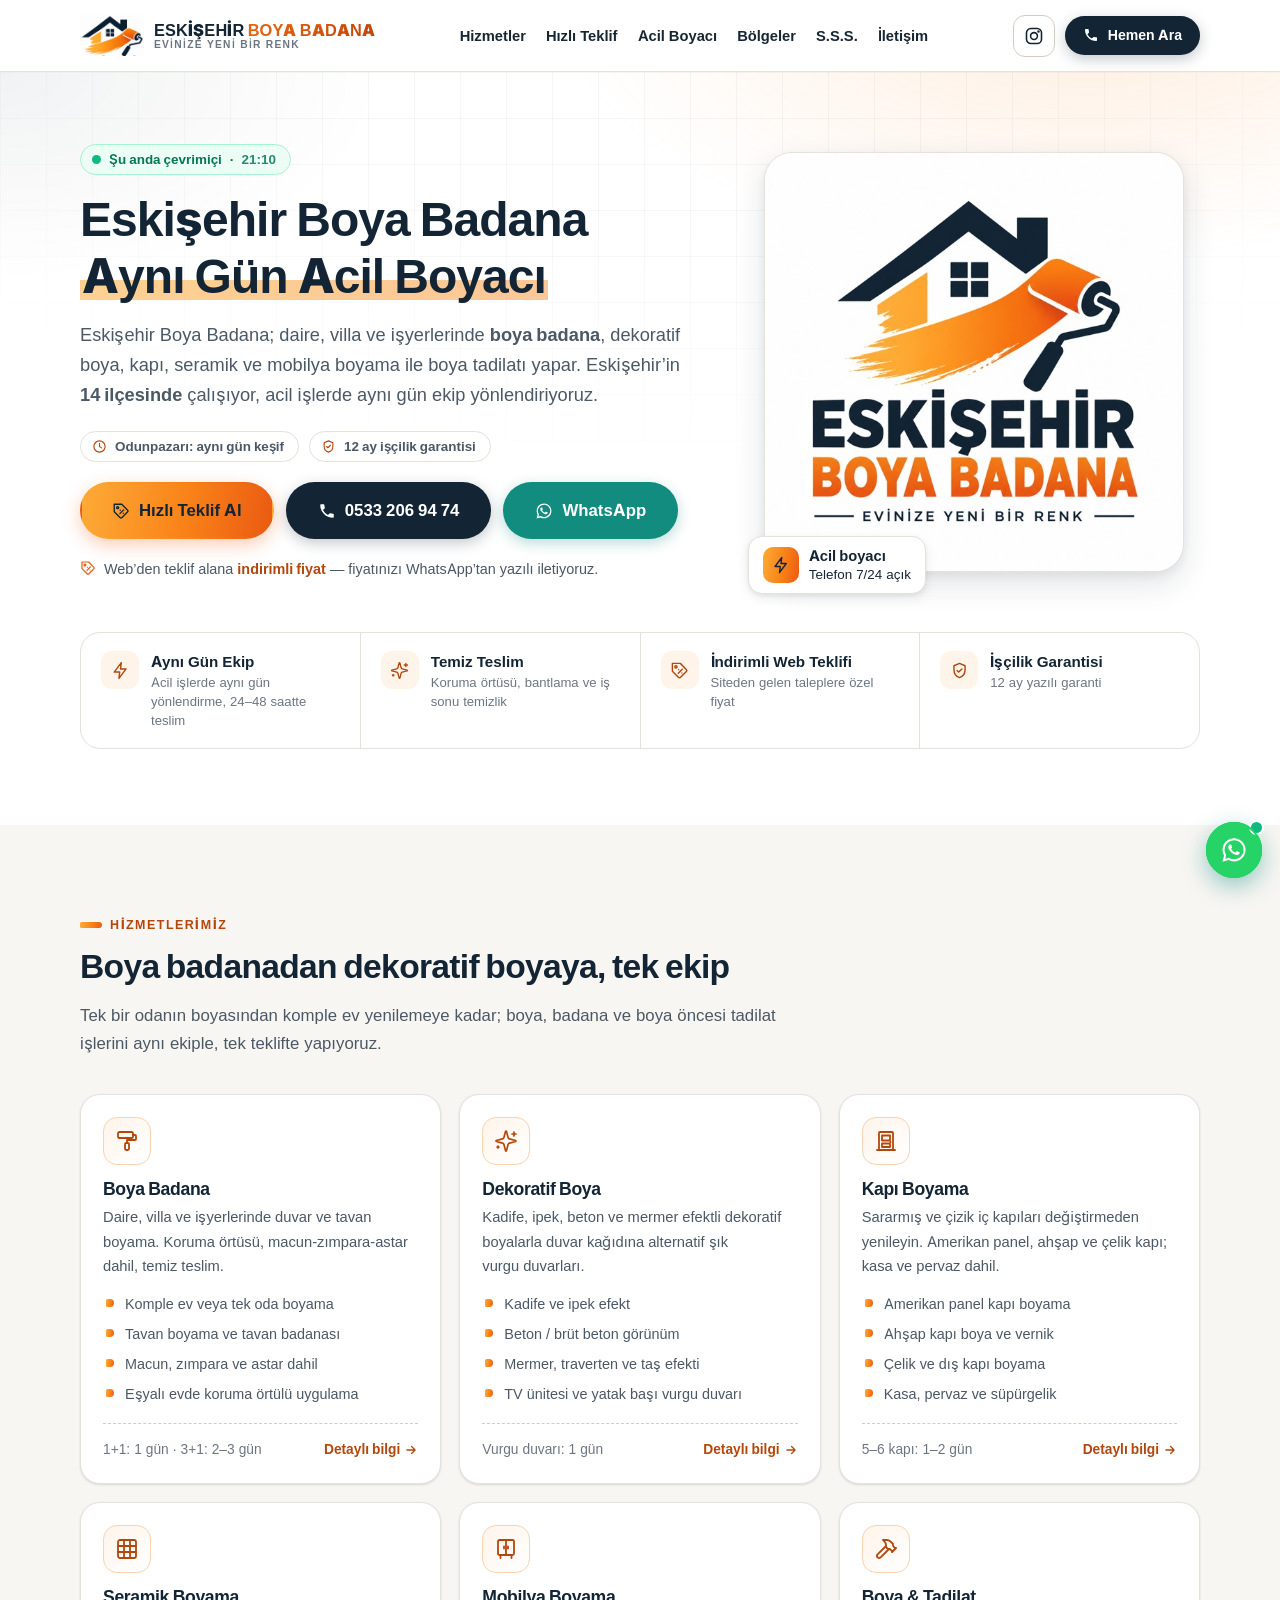
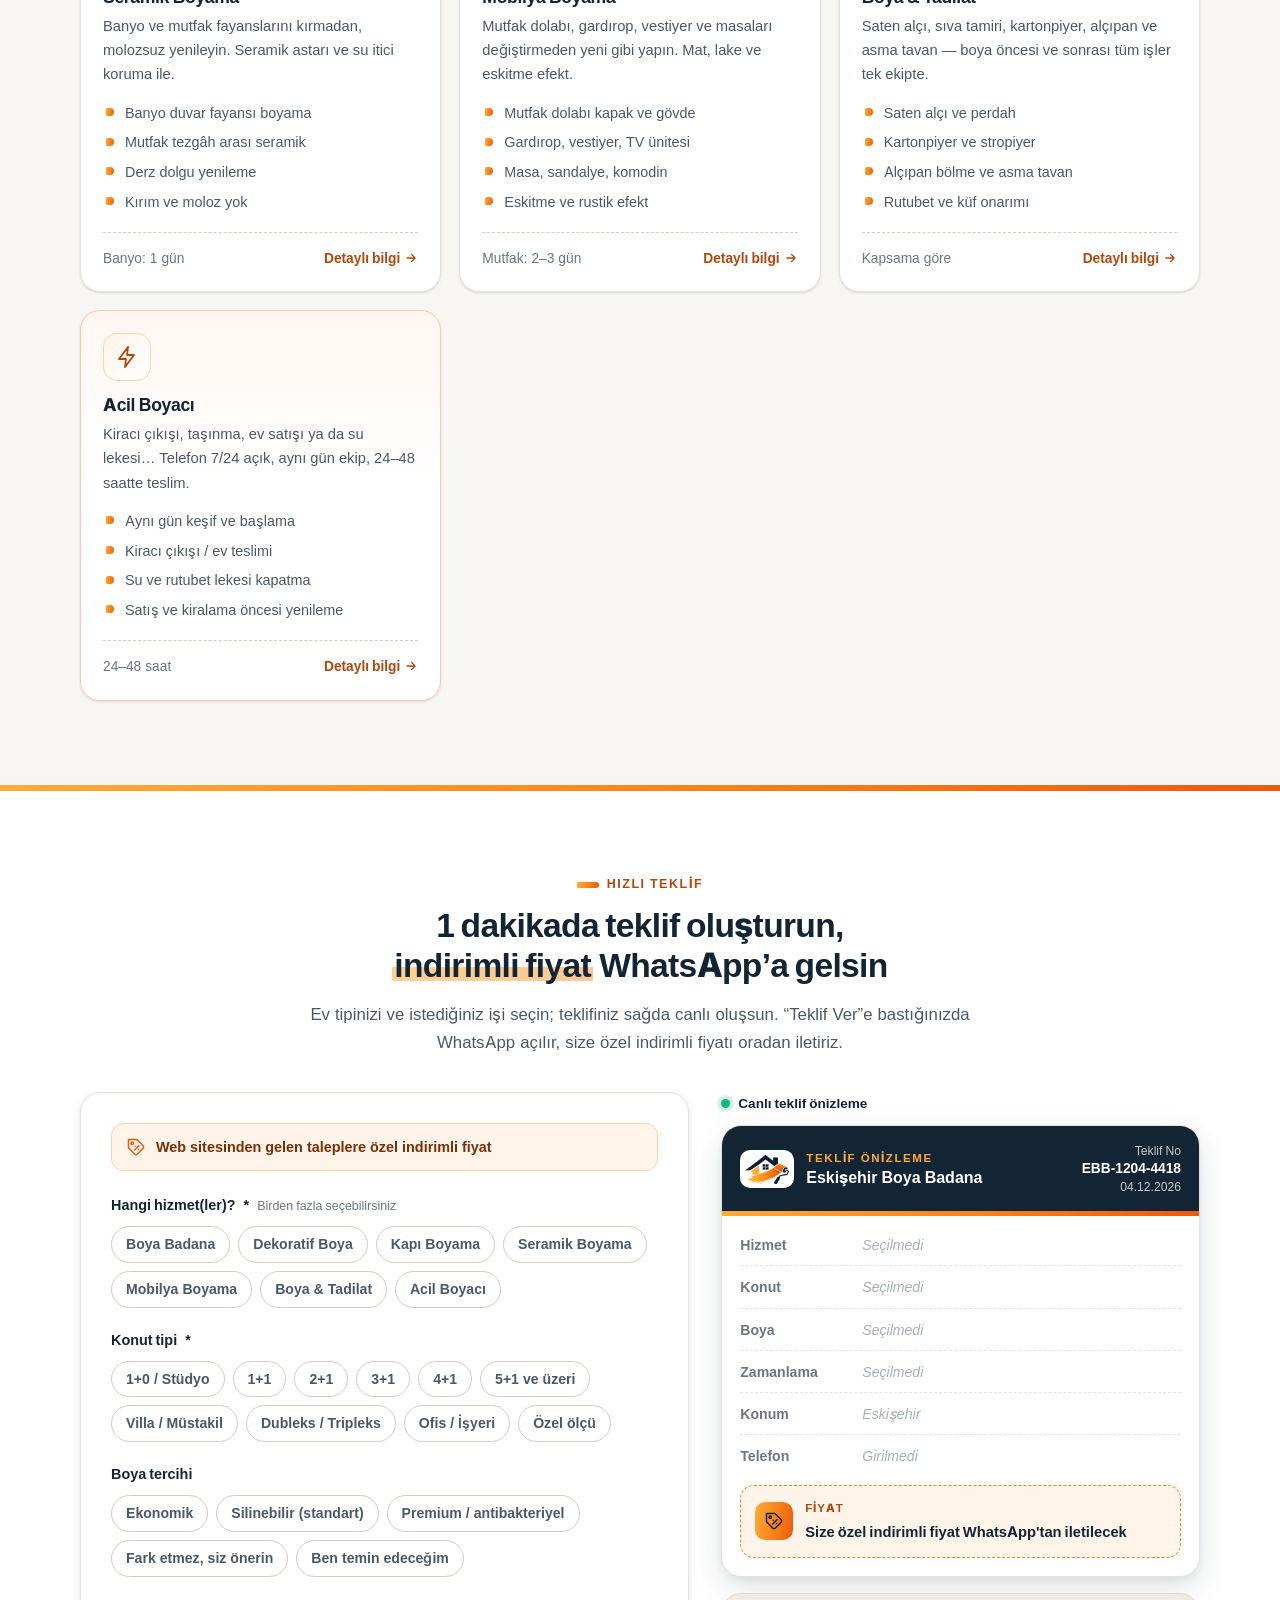
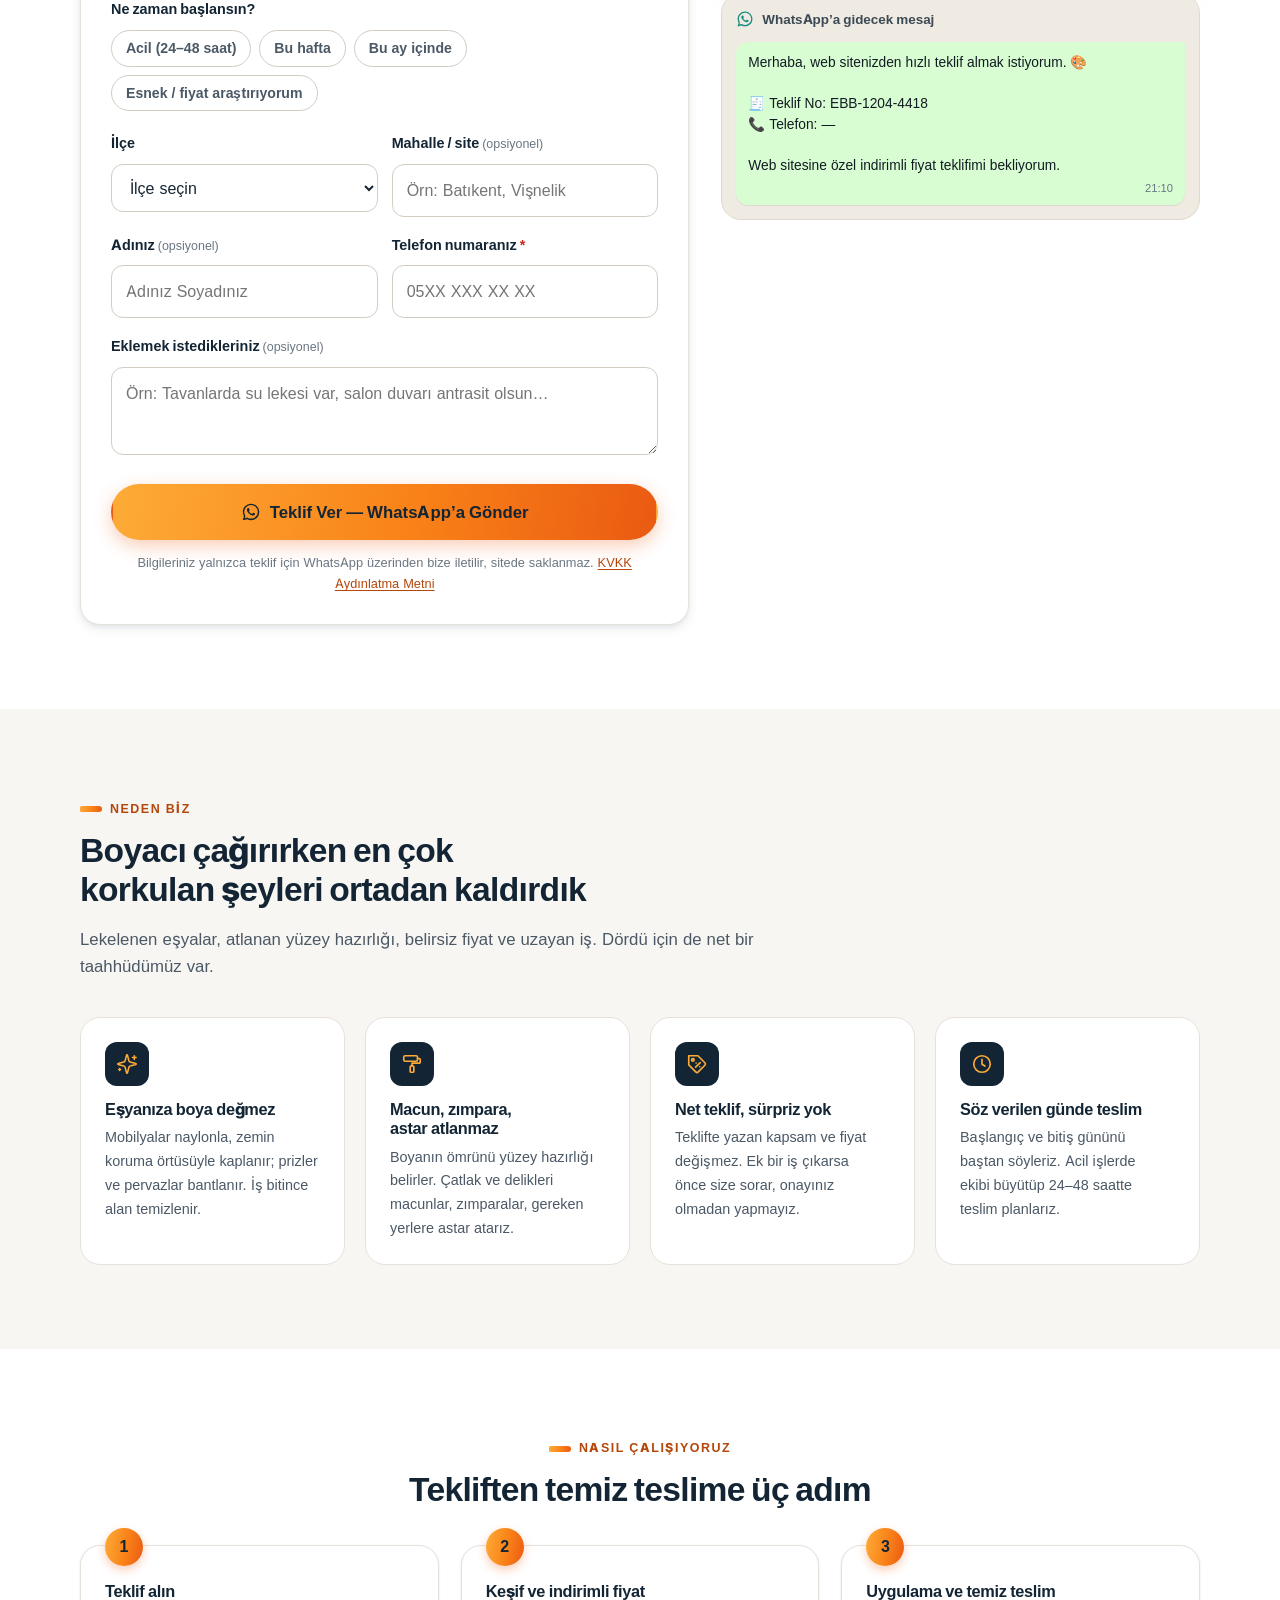
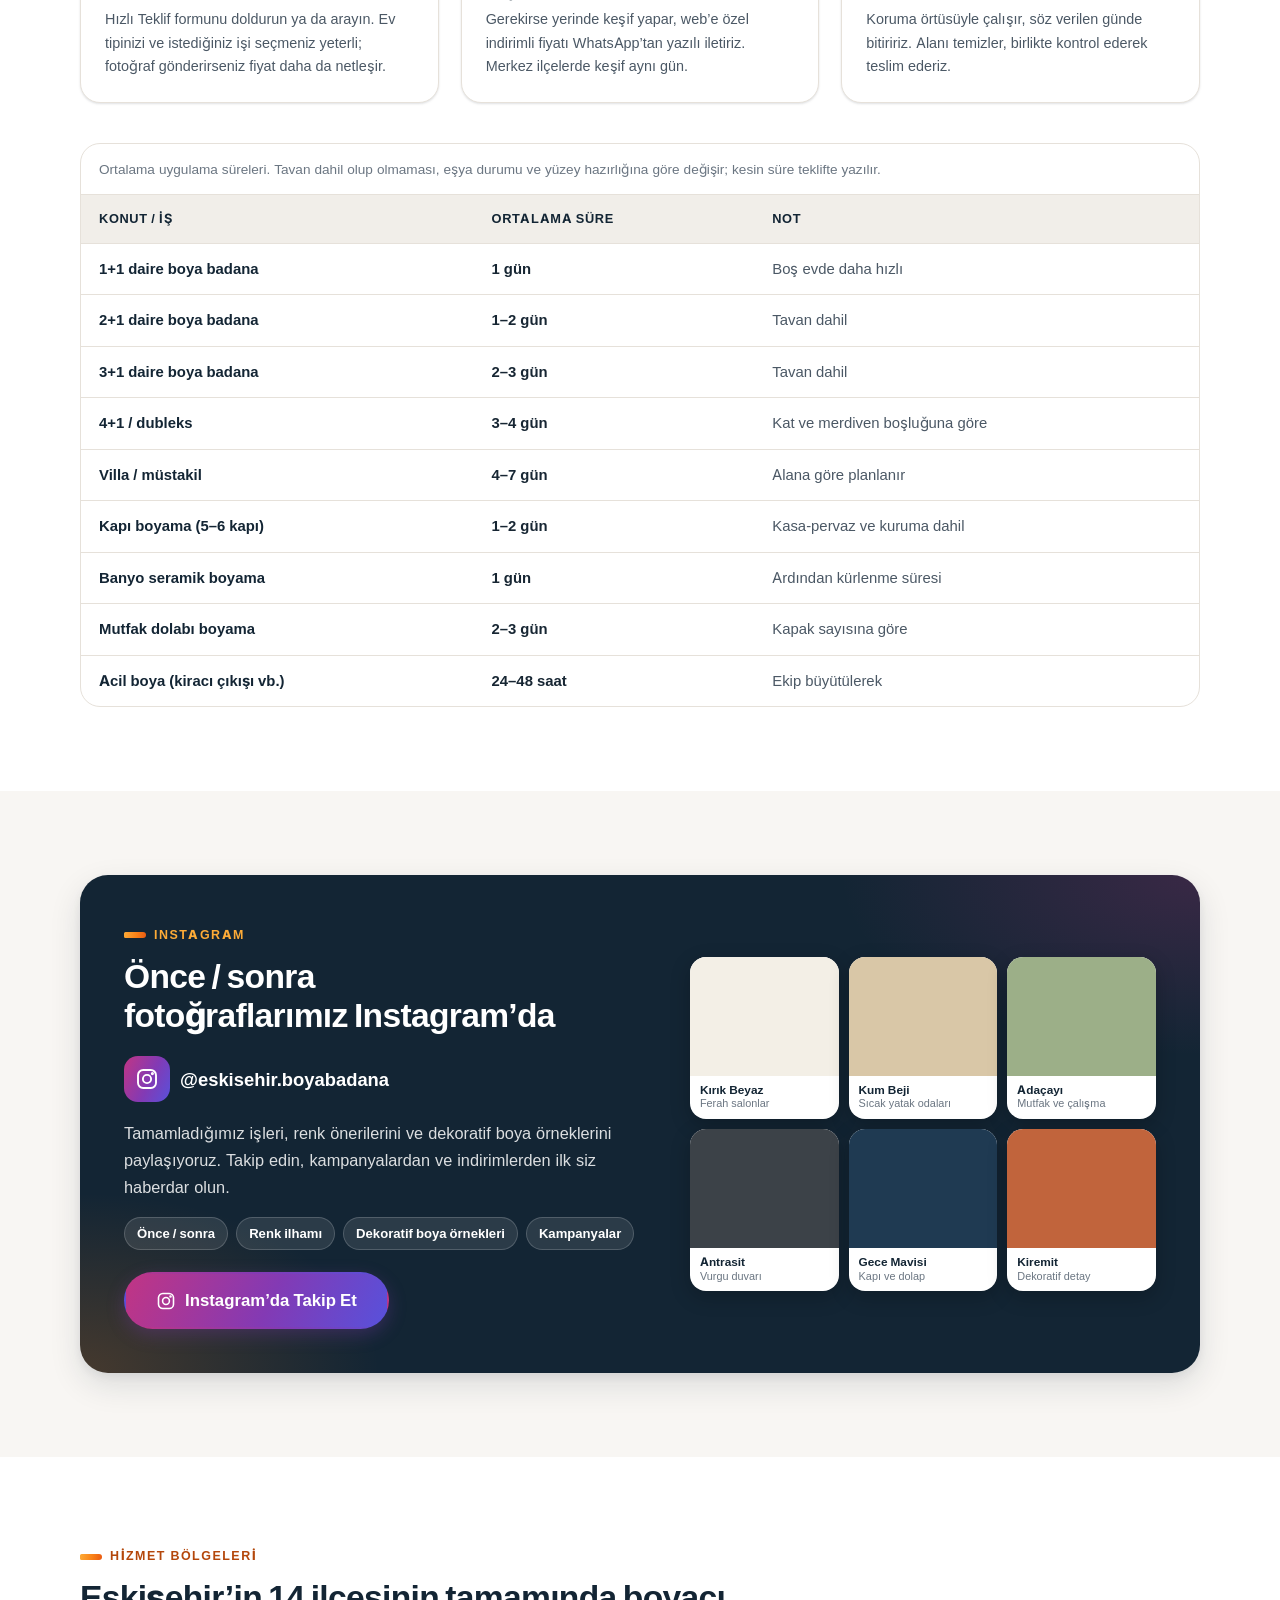
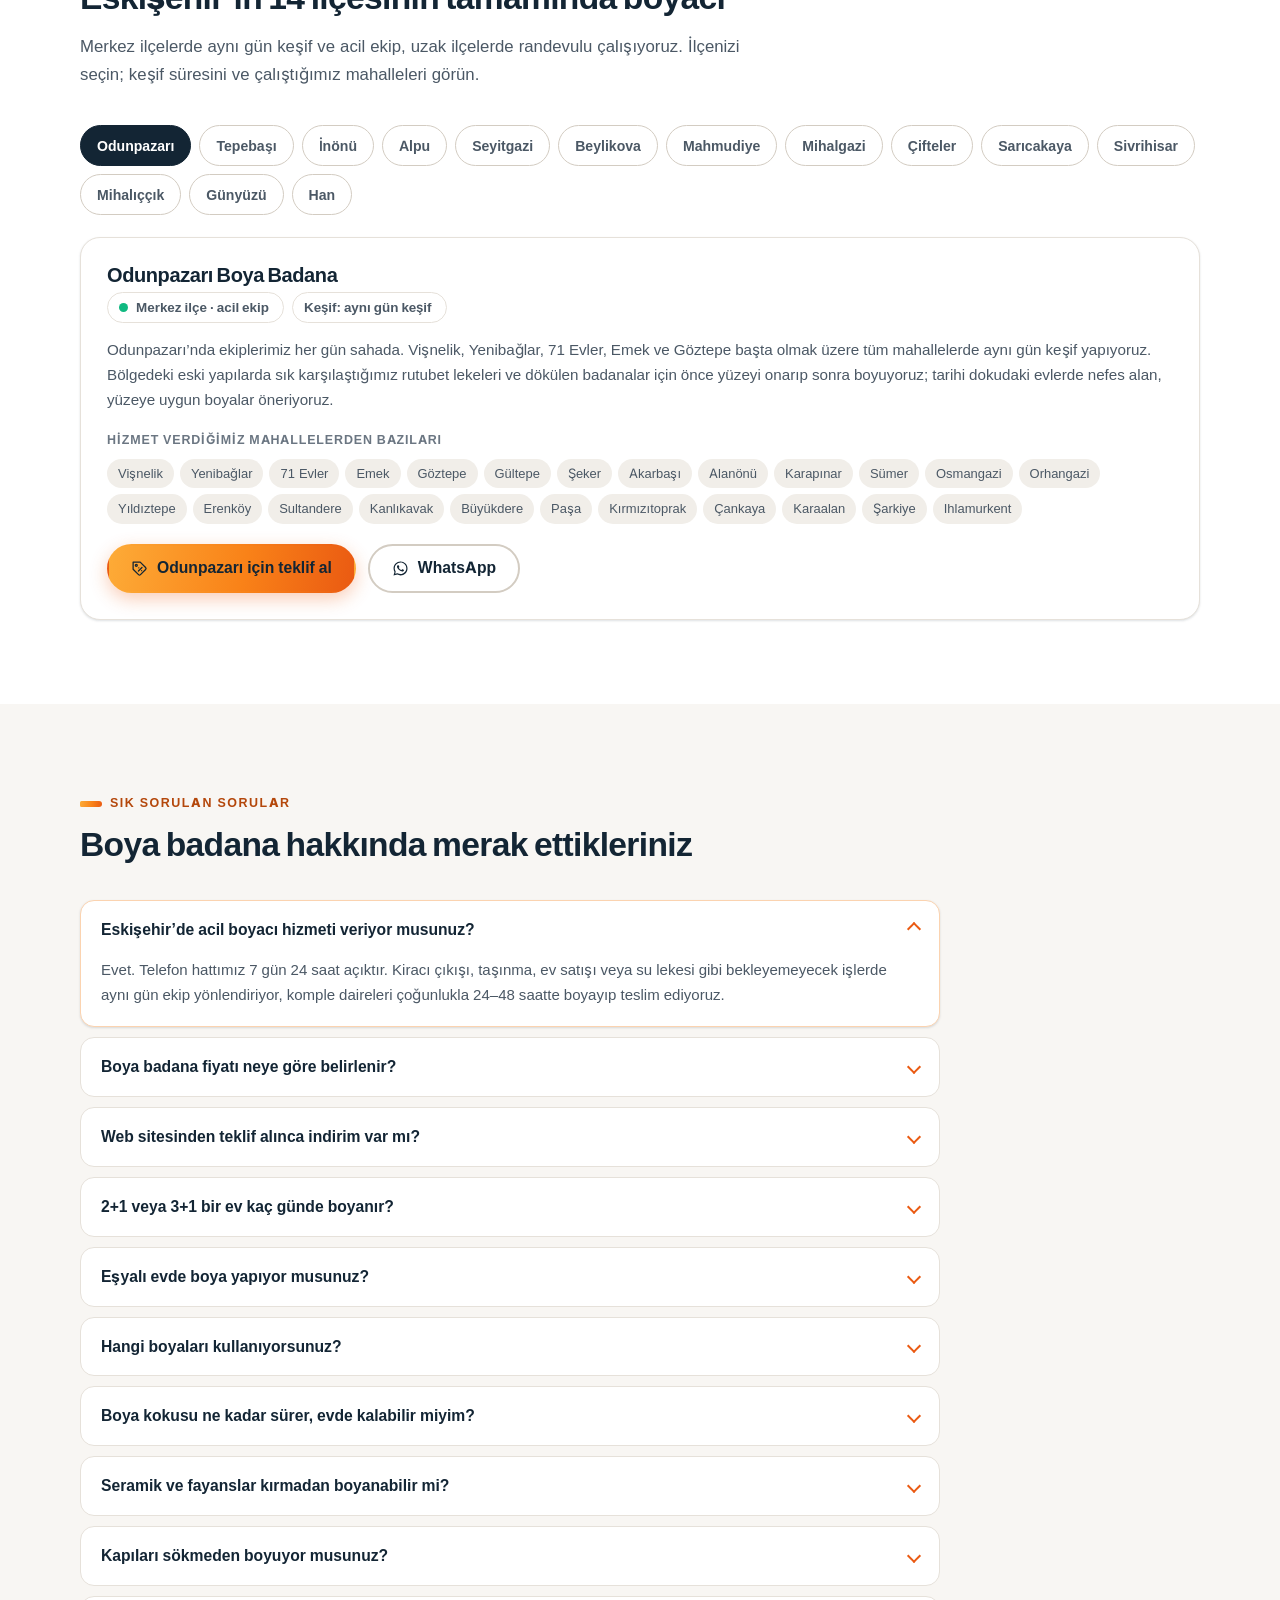
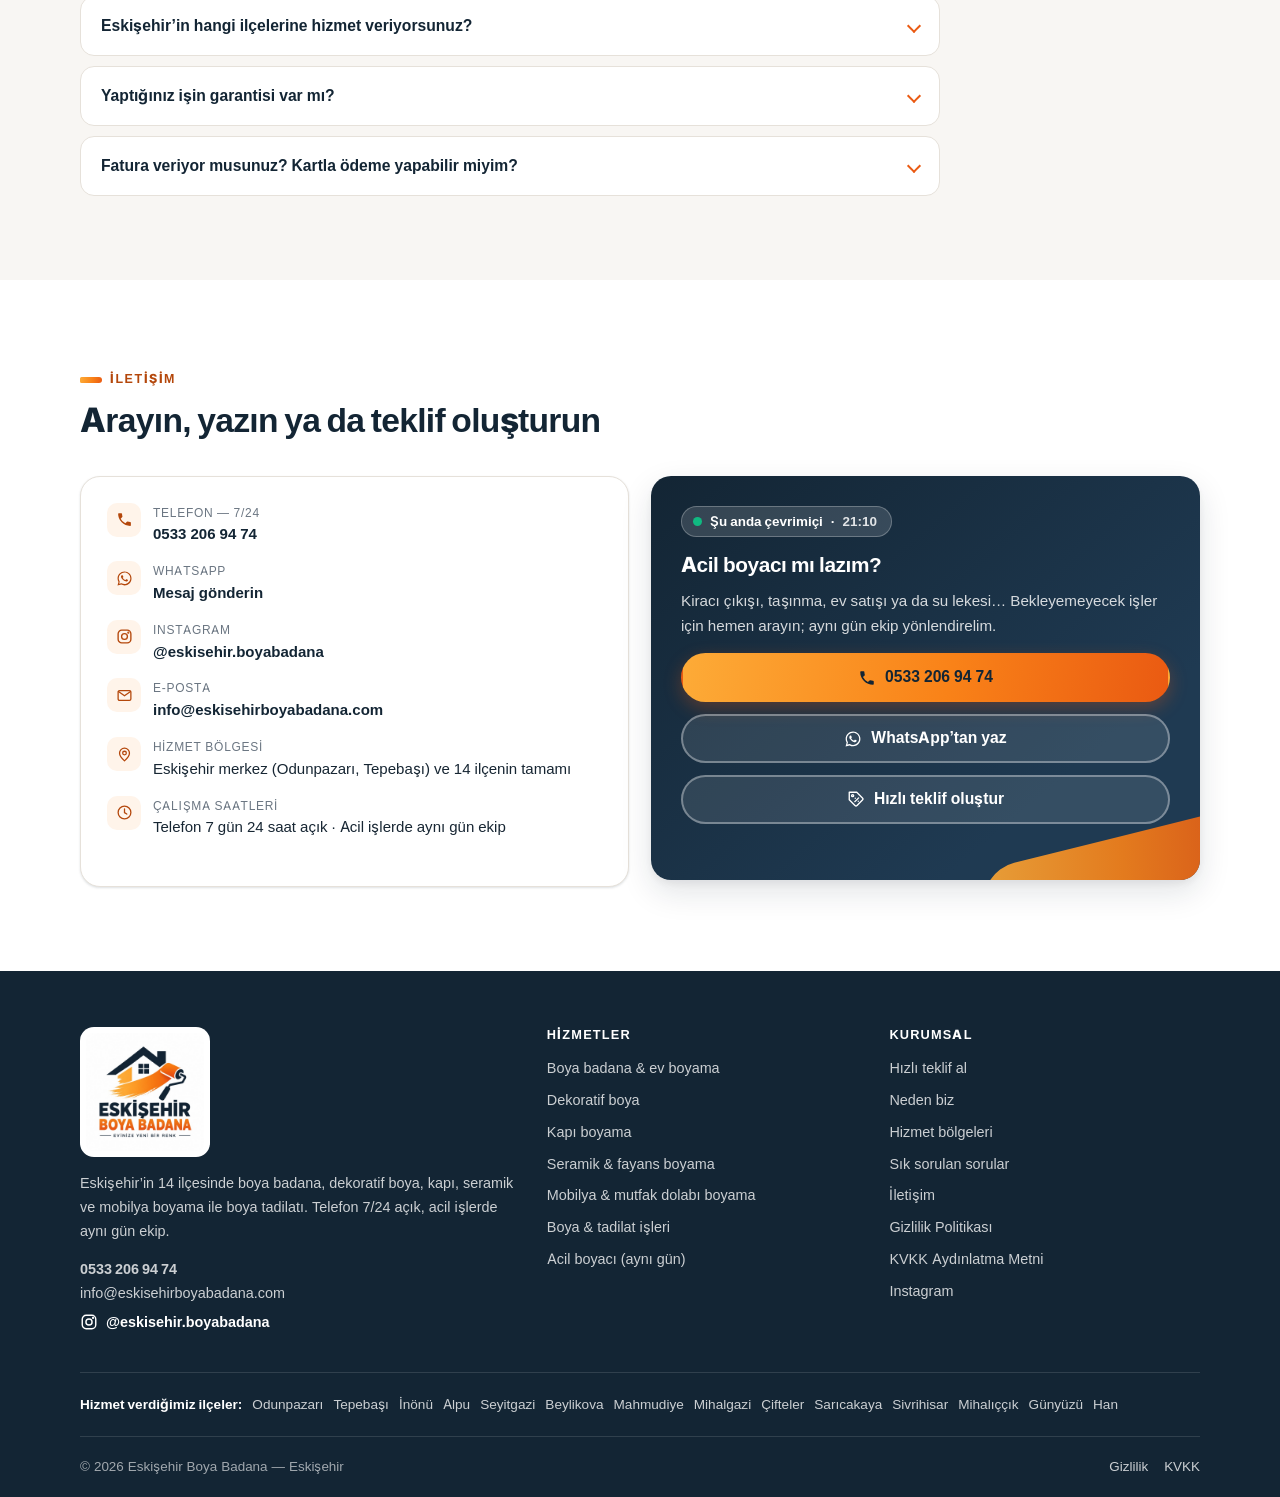
<file: index.html>
<!DOCTYPE html>
<html lang="tr">
<head>
<meta charset="utf-8">
<meta name="viewport" content="width=device-width, initial-scale=1">

<title>Eskişehir Boya Badana | Acil Boyacı &amp; Dekoratif Boya</title>
<meta name="description" content="Eskişehir boya badana ve acil boyacı: aynı gün ekip, temiz iş. Dekoratif boya, kapı, seramik ve mobilya boyama. Hızlı teklif al, indirimli fiyat WhatsApp’ta.">
<meta name="keywords" content="eskişehir boya badana, eskişehir boyacı, eskişehir acil boyacı, eskişehir boya ustası, eskişehir dekoratif boya, eskişehir kapı boyama, eskişehir seramik boyama, eskişehir mobilya boyama, odunpazarı boyacı, tepebaşı boyacı, boya badana fiyatları eskişehir">
<meta name="robots" content="index,follow,max-image-preview:large,max-snippet:-1,max-video-preview:-1">
<meta name="author" content="Eskişehir Boya Badana">
<meta name="theme-color" content="#132534">
<link rel="canonical" href="https://eskisehirboyabadana.com/">

<!-- Sosyal paylaşım -->
<meta property="og:type" content="website">
<meta property="og:locale" content="tr_TR">
<meta property="og:site_name" content="Eskişehir Boya Badana">
<meta property="og:title" content="Eskişehir Boya Badana | Acil Boyacı — Aynı Gün Ekip">
<meta property="og:description" content="Eskişehir’in 14 ilçesinde boya badana, dekoratif boya, kapı, seramik ve mobilya boyama. Hızlı teklif al, web’e özel indirimli fiyat WhatsApp’tan gelsin.">
<meta property="og:url" content="https://eskisehirboyabadana.com/">
<meta property="og:image" content="https://eskisehirboyabadana.com/assets/img/og.jpg">
<meta property="og:image:width" content="1200">
<meta property="og:image:height" content="630">
<meta property="og:image:alt" content="Eskişehir Boya Badana logosu — Evinize Yeni Bir Renk">
<meta name="twitter:card" content="summary_large_image">
<meta name="twitter:title" content="Eskişehir Boya Badana | Acil Boyacı — Aynı Gün Ekip">
<meta name="twitter:description" content="Eskişehir’in 14 ilçesinde boya badana, dekoratif boya, kapı, seramik ve mobilya boyama. Hızlı teklif al, web’e özel indirimli fiyat WhatsApp’tan gelsin.">
<meta name="twitter:image" content="https://eskisehirboyabadana.com/assets/img/og.jpg">

<!-- Yerel / coğrafi -->
<meta name="geo.region" content="TR-26">
<meta name="geo.placename" content="Eskişehir">
<meta name="geo.position" content="39.7767;30.5206">
<meta name="ICBM" content="39.7767, 30.5206">

<link rel="icon" href="/assets/img/favicon.svg" type="image/svg+xml">
<link rel="apple-touch-icon" href="/assets/img/apple-touch-icon.png">
<link rel="manifest" href="/site.webmanifest">

<link rel="preload" href="/assets/fonts/inter-var.woff2" as="font" type="font/woff2" crossorigin>
<link rel="stylesheet" href="/assets/css/style.css">

<!--
  ► YAPISAL VERİ (Google ve yapay zekâ arama motorları için)
  Telefon / sosyal medya bilgileri sayfa açılırken data/db.json'dan da tazelenir.
-->
<script type="application/ld+json" id="schema-org">
{
  "@context": "https://schema.org",
  "@graph": [
    {
      "@type": "HousePainter",
      "@id": "https://eskisehirboyabadana.com/#business",
      "name": "Eskişehir Boya Badana",
      "url": "https://eskisehirboyabadana.com/",
      "logo": "https://eskisehirboyabadana.com/assets/img/logo.jpg",
      "image": "https://eskisehirboyabadana.com/assets/img/og.jpg",
      "telephone": "+905332069474",
      "priceRange": "₺₺",
      "address": {
        "@type": "PostalAddress",
        "addressLocality": "Eskişehir",
        "addressRegion": "Eskişehir",
        "addressCountry": "TR"
      },
      "geo": {
        "@type": "GeoCoordinates",
        "latitude": 39.7767,
        "longitude": 30.5206
      },
      "openingHoursSpecification": [
        {
          "@type": "OpeningHoursSpecification",
          "dayOfWeek": [
            "Monday",
            "Tuesday",
            "Wednesday",
            "Thursday",
            "Friday",
            "Saturday",
            "Sunday"
          ],
          "opens": "00:00",
          "closes": "23:59"
        }
      ],
      "areaServed": [
        {
          "@type": "AdministrativeArea",
          "name": "Eskişehir"
        },
        {
          "@type": "City",
          "name": "Odunpazarı"
        },
        {
          "@type": "City",
          "name": "Tepebaşı"
        },
        {
          "@type": "City",
          "name": "İnönü"
        },
        {
          "@type": "City",
          "name": "Alpu"
        },
        {
          "@type": "City",
          "name": "Seyitgazi"
        },
        {
          "@type": "City",
          "name": "Beylikova"
        },
        {
          "@type": "City",
          "name": "Mahmudiye"
        },
        {
          "@type": "City",
          "name": "Mihalgazi"
        },
        {
          "@type": "City",
          "name": "Çifteler"
        },
        {
          "@type": "City",
          "name": "Sarıcakaya"
        },
        {
          "@type": "City",
          "name": "Sivrihisar"
        },
        {
          "@type": "City",
          "name": "Mihalıççık"
        },
        {
          "@type": "City",
          "name": "Günyüzü"
        },
        {
          "@type": "City",
          "name": "Han"
        }
      ],
      "sameAs": [
        "https://www.instagram.com/eskisehir.boyabadana/"
      ],
      "alternateName": "Eskişehir Boya Badana – Acil Boyacı",
      "description": "Eskişehir'in 14 ilçesinde boya badana, dekoratif boya, kapı boyama, seramik boyama, mobilya boyama ve boya tadilatı yapan boya ustası ekibi. Telefon 7/24 açık, acil işlerde aynı gün ekip. Web sitesinden gelen taleplere indirimli fiyat teklifi.",
      "email": "info@eskisehirboyabadana.com",
      "slogan": "Evinize Yeni Bir Renk",
      "currenciesAccepted": "TRY",
      "paymentAccepted": "Nakit, Kredi Kartı",
      "knowsAbout": [
        "Boya badana",
        "İç cephe boyama",
        "Tavan boyama",
        "Dekoratif boya",
        "Kadife boya",
        "İpek efekt boya",
        "Beton efekt boya",
        "Mermer efekt boya",
        "Kapı boyama",
        "Amerikan panel kapı boyama",
        "Seramik boyama",
        "Fayans boyama",
        "Mobilya boyama",
        "Mutfak dolabı boyama",
        "Saten alçı",
        "Kartonpiyer",
        "Alçıpan",
        "Asma tavan"
      ],
      "hasOfferCatalog": {
        "@type": "OfferCatalog",
        "name": "Boya ve Tadilat Hizmetleri",
        "itemListElement": [
          {
            "@type": "Offer",
            "itemOffered": {
              "@type": "Service",
              "name": "Boya Badana (İç Cephe Ev Boyama)",
              "description": "Daire, villa ve işyerlerinde duvar ve tavan boyama. Koruma örtüsü, macun-zımpara-astar dahil, temiz teslim.",
              "url": "https://eskisehirboyabadana.com/boya-badana/",
              "areaServed": {
                "@type": "AdministrativeArea",
                "name": "Eskişehir"
              },
              "provider": {
                "@id": "https://eskisehirboyabadana.com/#business"
              }
            }
          },
          {
            "@type": "Offer",
            "itemOffered": {
              "@type": "Service",
              "name": "Dekoratif Boya Uygulamaları",
              "description": "Kadife, ipek, beton ve mermer efektli dekoratif boyalarla duvar kağıdına alternatif şık vurgu duvarları.",
              "url": "https://eskisehirboyabadana.com/dekoratif-boya/",
              "areaServed": {
                "@type": "AdministrativeArea",
                "name": "Eskişehir"
              },
              "provider": {
                "@id": "https://eskisehirboyabadana.com/#business"
              }
            }
          },
          {
            "@type": "Offer",
            "itemOffered": {
              "@type": "Service",
              "name": "Kapı Boyama (Amerikan Panel, Ahşap, Çelik)",
              "description": "Sararmış ve çizik iç kapıları değiştirmeden yenileyin. Amerikan panel, ahşap ve çelik kapı; kasa ve pervaz dahil.",
              "url": "https://eskisehirboyabadana.com/kapi-boyama/",
              "areaServed": {
                "@type": "AdministrativeArea",
                "name": "Eskişehir"
              },
              "provider": {
                "@id": "https://eskisehirboyabadana.com/#business"
              }
            }
          },
          {
            "@type": "Offer",
            "itemOffered": {
              "@type": "Service",
              "name": "Seramik ve Fayans Boyama",
              "description": "Banyo ve mutfak fayanslarını kırmadan, molozsuz yenileyin. Seramik astarı ve su itici koruma ile.",
              "url": "https://eskisehirboyabadana.com/seramik-boyama/",
              "areaServed": {
                "@type": "AdministrativeArea",
                "name": "Eskişehir"
              },
              "provider": {
                "@id": "https://eskisehirboyabadana.com/#business"
              }
            }
          },
          {
            "@type": "Offer",
            "itemOffered": {
              "@type": "Service",
              "name": "Mobilya ve Mutfak Dolabı Boyama",
              "description": "Mutfak dolabı, gardırop, vestiyer ve masaları değiştirmeden yeni gibi yapın. Mat, lake ve eskitme efekt.",
              "url": "https://eskisehirboyabadana.com/mobilya-boyama/",
              "areaServed": {
                "@type": "AdministrativeArea",
                "name": "Eskişehir"
              },
              "provider": {
                "@id": "https://eskisehirboyabadana.com/#business"
              }
            }
          },
          {
            "@type": "Offer",
            "itemOffered": {
              "@type": "Service",
              "name": "Boya ve Tadilat (Alçı, Kartonpiyer, Alçıpan)",
              "description": "Saten alçı, sıva tamiri, kartonpiyer, alçıpan ve asma tavan — boya öncesi ve sonrası tüm işler tek ekipte.",
              "url": "https://eskisehirboyabadana.com/tadilat/",
              "areaServed": {
                "@type": "AdministrativeArea",
                "name": "Eskişehir"
              },
              "provider": {
                "@id": "https://eskisehirboyabadana.com/#business"
              }
            }
          },
          {
            "@type": "Offer",
            "itemOffered": {
              "@type": "Service",
              "name": "Acil Boyacı (Aynı Gün Boya Badana)",
              "description": "Kiracı çıkışı, taşınma, ev satışı ya da su lekesi… Telefon 7/24 açık, aynı gün ekip, 24–48 saatte teslim.",
              "url": "https://eskisehirboyabadana.com/acil-boyaci/",
              "areaServed": {
                "@type": "AdministrativeArea",
                "name": "Eskişehir"
              },
              "provider": {
                "@id": "https://eskisehirboyabadana.com/#business"
              }
            }
          }
        ]
      }
    },
    {
      "@type": "WebSite",
      "@id": "https://eskisehirboyabadana.com/#website",
      "url": "https://eskisehirboyabadana.com/",
      "name": "Eskişehir Boya Badana",
      "inLanguage": "tr-TR",
      "publisher": {
        "@id": "https://eskisehirboyabadana.com/#business"
      }
    },
    {
      "@type": "WebPage",
      "@id": "https://eskisehirboyabadana.com/#webpage",
      "url": "https://eskisehirboyabadana.com/",
      "name": "Eskişehir Boya Badana | Acil Boyacı & Dekoratif Boya",
      "description": "Eskişehir boya badana ve acil boyacı: aynı gün ekip, temiz iş. Dekoratif boya, kapı, seramik ve mobilya boyama. Hızlı teklif al, indirimli fiyat WhatsApp’ta.",
      "isPartOf": {
        "@id": "https://eskisehirboyabadana.com/#website"
      },
      "about": {
        "@id": "https://eskisehirboyabadana.com/#business"
      },
      "primaryImageOfPage": "https://eskisehirboyabadana.com/assets/img/og.jpg",
      "inLanguage": "tr-TR"
    },
    {
      "@type": "FAQPage",
      "@id": "https://eskisehirboyabadana.com/#faq",
      "mainEntity": [
        {
          "@type": "Question",
          "name": "Eskişehir’de acil boyacı hizmeti veriyor musunuz?",
          "acceptedAnswer": {
            "@type": "Answer",
            "text": "Evet. Telefon hattımız 7 gün 24 saat açıktır. Kiracı çıkışı, taşınma, ev satışı veya su lekesi gibi bekleyemeyecek işlerde aynı gün ekip yönlendiriyor, komple daireleri çoğunlukla 24–48 saatte boyayıp teslim ediyoruz."
          }
        },
        {
          "@type": "Question",
          "name": "Boya badana fiyatı neye göre belirlenir?",
          "acceptedAnswer": {
            "@type": "Answer",
            "text": "Boyanacak alanın büyüklüğü (ev tipi), tavanın dahil olup olmadığı, evin boş ya da eşyalı olması, duvardaki çatlak ve rutubet gibi tamir ihtiyacı, seçilen boyanın kalitesi ve renk sayısı fiyatı belirler. Hızlı Teklif formunu doldurduğunuzda size özel indirimli fiyatı WhatsApp’tan yazılı iletiyoruz."
          }
        },
        {
          "@type": "Question",
          "name": "Web sitesinden teklif alınca indirim var mı?",
          "acceptedAnswer": {
            "@type": "Answer",
            "text": "Evet. Hızlı Teklif formu üzerinden gelen taleplere web’e özel indirimli fiyat hazırlıyoruz. Formu gönderdiğinizde teklif numaranızla birlikte bir WhatsApp mesajı oluşur; indirimli fiyatı bu konuşmadan iletiyoruz."
          }
        },
        {
          "@type": "Question",
          "name": "2+1 veya 3+1 bir ev kaç günde boyanır?",
          "acceptedAnswer": {
            "@type": "Answer",
            "text": "Boş bir 2+1 daire genellikle 1–2 günde, 3+1 daire 2–3 günde boyanır. Eşyalı evlerde koruma ve taşıma nedeniyle süre yarım gün ile bir gün uzayabilir. Kesin süreyi teklifte yazıyoruz."
          }
        },
        {
          "@type": "Question",
          "name": "Eşyalı evde boya yapıyor musunuz?",
          "acceptedAnswer": {
            "@type": "Answer",
            "text": "Evet. Mobilyaları odanın ortasında toplayıp naylonla örter, zemini koruma örtüsüyle kaplar, priz ve pervazları bantlarız. İş bitince örtüleri toplar, alanı temizleyerek teslim ederiz."
          }
        },
        {
          "@type": "Question",
          "name": "Hangi boyaları kullanıyorsunuz?",
          "acceptedAnswer": {
            "@type": "Answer",
            "text": "Bütçenize ve kullanım alanına göre ekonomik, silinebilir ve premium/antibakteriyel seçenekler sunuyoruz. Tercih ettiğiniz bir marka varsa onunla çalışırız; yoksa ihtiyacınıza uygun ürünü öneririz."
          }
        },
        {
          "@type": "Question",
          "name": "Boya kokusu ne kadar sürer, evde kalabilir miyim?",
          "acceptedAnswer": {
            "@type": "Answer",
            "text": "Su bazlı iç cephe boyalarında koku düşüktür ve iyi havalandırmayla genellikle bir iki gün içinde kaybolur. Evde bebek, yaşlı ya da astımlı biri varsa düşük kokulu (düşük VOC) boyaları öneriyoruz."
          }
        },
        {
          "@type": "Question",
          "name": "Seramik ve fayanslar kırmadan boyanabilir mi?",
          "acceptedAnswer": {
            "@type": "Answer",
            "text": "Evet. Yüzey yağ ve kireçten arındırılıp matlaştırılır, seramik astarı ve ardından seramik boyası uygulanır. Banyo ve mutfak kırım ve moloz olmadan genellikle bir günde yenilenir."
          }
        },
        {
          "@type": "Question",
          "name": "Kapıları sökmeden boyuyor musunuz?",
          "acceptedAnswer": {
            "@type": "Answer",
            "text": "Amerikan panel ve ahşap iç kapıların çoğunu yerinde boyuyoruz. Lake görünüm istenen veya çok yıpranmış kapılarda kanatları söküp ayrı bir alanda boyamayı öneriyoruz. Kasa, pervaz ve süpürgelikler de aynı renkte yenilenebilir."
          }
        },
        {
          "@type": "Question",
          "name": "Eskişehir’in hangi ilçelerine hizmet veriyorsunuz?",
          "acceptedAnswer": {
            "@type": "Answer",
            "text": "Eskişehir’in 14 ilçesinin tamamına hizmet veriyoruz: Odunpazarı, Tepebaşı, Alpu, Beylikova, Çifteler, Günyüzü, Han, İnönü, Mahmudiye, Mihalgazi, Mihalıççık, Sarıcakaya, Seyitgazi ve Sivrihisar. Merkez ilçelerde aynı gün keşif, uzak ilçelerde randevulu çalışıyoruz."
          }
        },
        {
          "@type": "Question",
          "name": "Yaptığınız işin garantisi var mı?",
          "acceptedAnswer": {
            "@type": "Answer",
            "text": "Evet, işçiliğimize 12 ay garanti veriyoruz. Bu süre içinde işçilikten kaynaklanan kabarma, dökülme veya renk farkı olursa ücret almadan düzeltiriz. Kullanılan boyalar ise üreticinin garantisi kapsamındadır."
          }
        },
        {
          "@type": "Question",
          "name": "Fatura veriyor musunuz? Kartla ödeme yapabilir miyim?",
          "acceptedAnswer": {
            "@type": "Answer",
            "text": "Evet, faturalı çalışıyoruz. Nakit ve kredi kartı ile ödeme kabul ediyoruz; kapsamlı işlerde ödeme planını teklif aşamasında birlikte netleştiriyoruz."
          }
        }
      ]
    }
  ]
}
</script>
</head>
<body>

<a class="skip-link" href="#icerik">İçeriğe geç</a>

<!-- ============================================================ ikonlar -->
<svg width="0" height="0" style="position:absolute" aria-hidden="true" focusable="false">
  <defs>
    <symbol id="i-roller" viewBox="0 0 24 24" fill="none" stroke="currentColor" stroke-width="1.8" stroke-linecap="round" stroke-linejoin="round">
      <rect x="3" y="3" width="15" height="6" rx="1.6"/><path d="M18 6h2a1 1 0 0 1 1 1v3a1 1 0 0 1-1 1h-8v3"/><rect x="10" y="14" width="4" height="7" rx="1.2"/>
    </symbol>
    <symbol id="i-sparkle" viewBox="0 0 24 24" fill="none" stroke="currentColor" stroke-width="1.7" stroke-linecap="round" stroke-linejoin="round">
      <path d="M9.94 15.5A2 2 0 0 0 8.5 14.06l-6.14-1.58a.5.5 0 0 1 0-.96L8.5 9.94A2 2 0 0 0 9.94 8.5l1.58-6.14a.5.5 0 0 1 .96 0l1.58 6.14A2 2 0 0 0 15.5 9.94l6.14 1.58a.5.5 0 0 1 0 .96l-6.14 1.58a2 2 0 0 0-1.44 1.44l-1.58 6.14a.5.5 0 0 1-.96 0Z"/>
      <path d="M20 3v4M22 5h-4M4 17v2M5 18H3"/>
    </symbol>
    <symbol id="i-door" viewBox="0 0 24 24" fill="none" stroke="currentColor" stroke-width="1.8" stroke-linecap="round" stroke-linejoin="round">
      <path d="M3 21h18"/><path d="M5 21V4a1 1 0 0 1 1-1h12a1 1 0 0 1 1 1v17"/><path d="M8 6.5h8v5H8zM8 14.5h8V18H8z"/><path d="M16.5 12.8v.4"/>
    </symbol>
    <symbol id="i-tiles" viewBox="0 0 24 24" fill="none" stroke="currentColor" stroke-width="1.8" stroke-linecap="round" stroke-linejoin="round">
      <rect x="3" y="3" width="18" height="18" rx="2"/><path d="M3 9h18M3 15h18M9 3v18M15 3v18"/>
    </symbol>
    <symbol id="i-cabinet" viewBox="0 0 24 24" fill="none" stroke="currentColor" stroke-width="1.8" stroke-linecap="round" stroke-linejoin="round">
      <rect x="4" y="3" width="16" height="15" rx="1.5"/><path d="M12 3v15M10 9.5v2M14 9.5v2M6.5 18v3M17.5 18v3"/>
    </symbol>
    <symbol id="i-tools" viewBox="0 0 24 24" fill="none" stroke="currentColor" stroke-width="1.8" stroke-linecap="round" stroke-linejoin="round">
      <path d="m15 12-8.4 8.4a2.1 2.1 0 0 1-3-3L12 9"/><path d="m18 15 4-4"/>
      <path d="m21.5 11.5-1.9-1.9A2 2 0 0 1 19 8.2V7l-2.3-2.3a6 6 0 0 0-4.2-1.7L9 3l.9.8A6.2 6.2 0 0 1 12 8.4V10l2 2h1.2a2 2 0 0 1 1.4.6l1.9 1.9"/>
    </symbol>
    <symbol id="i-bolt" viewBox="0 0 24 24" fill="none" stroke="currentColor" stroke-width="1.8" stroke-linecap="round" stroke-linejoin="round">
      <path d="M13 2 4 14h7l-1 8 9-12h-7l1-8Z"/>
    </symbol>
    <symbol id="i-palette" viewBox="0 0 24 24" fill="none" stroke="currentColor" stroke-width="1.8" stroke-linecap="round" stroke-linejoin="round">
      <path d="M12 3a9 9 0 1 0 0 18c1.1 0 1.8-.9 1.8-1.9 0-.5-.2-.9-.5-1.3-.3-.3-.5-.8-.5-1.2 0-1 .8-1.8 1.8-1.8H17a4 4 0 0 0 4-4C21 6.6 17 3 12 3Z"/>
      <circle cx="7.5" cy="11.5" r="1.1"/><circle cx="9.5" cy="7.5" r="1.1"/><circle cx="14.5" cy="7.5" r="1.1"/>
    </symbol>
    <symbol id="i-clock" viewBox="0 0 24 24" fill="none" stroke="currentColor" stroke-width="1.8" stroke-linecap="round" stroke-linejoin="round">
      <circle cx="12" cy="12" r="9"/><path d="M12 7v5.2l3.2 2"/>
    </symbol>
    <symbol id="i-shield" viewBox="0 0 24 24" fill="none" stroke="currentColor" stroke-width="1.8" stroke-linecap="round" stroke-linejoin="round">
      <path d="M12 3 5 6v5.5c0 4.3 2.9 8.2 7 9.5 4.1-1.3 7-5.2 7-9.5V6Z"/><path d="m9 12 2 2 4-4"/>
    </symbol>
    <symbol id="i-tag" viewBox="0 0 24 24" fill="none" stroke="currentColor" stroke-width="1.8" stroke-linecap="round" stroke-linejoin="round">
      <path d="M20.6 13.4 13.4 20.6a2 2 0 0 1-2.8 0L3 13V3h10l7.6 7.6a2 2 0 0 1 0 2.8Z"/><circle cx="7.5" cy="7.5" r="1.4"/><path d="m10.5 15.5 5-5M11 11h.01M15 15h.01"/>
    </symbol>
    <symbol id="i-check" viewBox="0 0 24 24" fill="none" stroke="currentColor" stroke-width="3" stroke-linecap="round" stroke-linejoin="round">
      <path d="m5 12.5 4.5 4.5L19 7.5"/>
    </symbol>
    <symbol id="i-arrow" viewBox="0 0 24 24" fill="none" stroke="currentColor" stroke-width="2.2" stroke-linecap="round" stroke-linejoin="round">
      <path d="M5 12h14M13 6l6 6-6 6"/>
    </symbol>
    <symbol id="i-home" viewBox="0 0 24 24" fill="none" stroke="currentColor" stroke-width="1.8" stroke-linecap="round" stroke-linejoin="round">
      <path d="M3 11 12 4l9 7"/><path d="M5 9.8V20h14V9.8"/><path d="M10 20v-5h4v5"/>
    </symbol>
    <symbol id="i-phone" viewBox="0 0 24 24" fill="currentColor">
      <path d="M6.6 10.8a15.1 15.1 0 0 0 6.6 6.6l2.2-2.2a1 1 0 0 1 1-.25c1.1.37 2.3.57 3.6.57a1 1 0 0 1 1 1V20a1 1 0 0 1-1 1A17 17 0 0 1 3 4a1 1 0 0 1 1-1h3.5a1 1 0 0 1 1 1c0 1.25.2 2.45.57 3.57a1 1 0 0 1-.25 1Z"/>
    </symbol>
    <symbol id="i-wa" viewBox="0 0 24 24" fill="currentColor">
      <path d="M12.04 2C6.6 2 2.2 6.4 2.2 11.84c0 1.74.46 3.44 1.32 4.94L2.1 22l5.35-1.4a9.8 9.8 0 0 0 4.59 1.17h.01c5.43 0 9.84-4.4 9.84-9.84 0-2.63-1.02-5.1-2.88-6.96A9.77 9.77 0 0 0 12.04 2Zm0 17.93h-.01a8.2 8.2 0 0 1-4.16-1.14l-.3-.18-3.09.81.82-3.02-.2-.31a8.13 8.13 0 0 1-1.25-4.35 8.19 8.19 0 0 1 8.2-8.17c2.18 0 4.24.85 5.78 2.4a8.13 8.13 0 0 1 2.4 5.78c0 4.52-3.68 8.18-8.19 8.18Zm4.49-6.13c-.25-.13-1.46-.72-1.68-.8-.23-.08-.39-.13-.56.12-.16.25-.64.8-.78.97-.14.16-.29.18-.54.06a6.7 6.7 0 0 1-3.3-2.88c-.25-.43.25-.4.71-1.32.08-.16.04-.3-.02-.42-.06-.13-.56-1.34-.76-1.84-.2-.48-.4-.41-.56-.42h-.48c-.16 0-.42.06-.64.31-.22.25-.84.82-.84 2 0 1.18.86 2.32.98 2.48.12.16 1.69 2.58 4.1 3.62 1.53.66 2.13.71 2.89.6.46-.07 1.46-.6 1.67-1.18.2-.58.2-1.07.14-1.18-.06-.11-.22-.17-.47-.3Z"/>
    </symbol>
    <symbol id="i-ig" viewBox="0 0 24 24" fill="none" stroke="currentColor" stroke-width="1.9" stroke-linecap="round" stroke-linejoin="round">
      <rect x="3" y="3" width="18" height="18" rx="5.2"/><circle cx="12" cy="12" r="4.1"/><circle cx="17.4" cy="6.6" r=".6" fill="currentColor"/>
    </symbol>
    <symbol id="i-mail" viewBox="0 0 24 24" fill="none" stroke="currentColor" stroke-width="1.8" stroke-linecap="round" stroke-linejoin="round">
      <rect x="3" y="5" width="18" height="14" rx="2"/><path d="m3.5 6.5 8.5 6 8.5-6"/>
    </symbol>
    <symbol id="i-pin" viewBox="0 0 24 24" fill="none" stroke="currentColor" stroke-width="1.8" stroke-linecap="round" stroke-linejoin="round">
      <path d="M12 21s7-6 7-11a7 7 0 1 0-14 0c0 5 7 11 7 11Z"/><circle cx="12" cy="10" r="2.6"/>
    </symbol>
    <symbol id="i-chevron" viewBox="0 0 24 24" fill="none" stroke="currentColor" stroke-width="2.2" stroke-linecap="round" stroke-linejoin="round">
      <path d="m6 9 6 6 6-6"/>
    </symbol>
    <symbol id="i-menu" viewBox="0 0 24 24" fill="none" stroke="currentColor" stroke-width="2" stroke-linecap="round">
      <path d="M4 7h16M4 12h16M4 17h16"/>
    </symbol>
  </defs>
</svg>

<!-- ============================================================ header -->
<header class="site-header">
  <div class="container">
    <a class="brand" href="/" aria-label="Eskişehir Boya Badana ana sayfa">
      <img src="/assets/img/logo-mark.png" width="300" height="196" alt="Eskişehir Boya Badana logosu — ev ve boya rulosu">
      <span class="brand-text">
        <span class="brand-name">Eskişehir <b>Boya Badana</b></span>
        <span class="brand-sub">Evinize Yeni Bir Renk</span>
      </span>
    </a>

    <button class="nav-toggle" type="button" aria-label="Menüyü aç" aria-expanded="false" aria-controls="main-nav">
      <svg width="22" height="22"><use href="#i-menu"></use></svg>
    </button>

    <nav class="main-nav" id="main-nav" data-open="false" aria-label="Ana menü">
      <ul>
        <li><a href="/#hizmetler">Hizmetler</a></li>
        <li><a href="/#hizli-teklif">Hızlı Teklif</a></li>
        <li><a href="/acil-boyaci/">Acil Boyacı</a></li>
        <li><a href="/#bolgeler">Bölgeler</a></li>
        <li><a href="/#sss">S.S.S.</a></li>
        <li><a href="/#iletisim">İletişim</a></li>
      </ul>
    </nav>

    <div class="header-cta">
      <span class="chip chip-online" data-online-chip data-open="true">
        <span class="dot" aria-hidden="true"></span>
        <span data-online-text>Şu anda çevrimiçi</span>
        <span class="clock" data-clock aria-hidden="true">--:--</span>
      </span>
      <a class="icon-btn" href="https://www.instagram.com/eskisehir.boyabadana/" data-sosyal="instagram" rel="noopener" target="_blank" aria-label="Instagram’da takip edin (@eskisehir.boyabadana)">
        <svg width="20" height="20" aria-hidden="true"><use href="#i-ig"></use></svg>
      </a>
      <a class="btn btn-call btn-sm" href="tel:+905332069474" data-tel>
        <svg width="16" height="16" aria-hidden="true"><use href="#i-phone"></use></svg>
        <span>Hemen Ara</span>
      </a>
    </div>
  </div>
</header>

<main id="icerik">

<!-- ============================================================ hero -->
<section class="hero">
  <div class="container">
    <div class="hero-grid">
      <div>
        <span class="chip chip-online" data-online-chip data-open="true" style="margin-bottom:16px">
          <span class="dot" aria-hidden="true"></span>
          <span data-online-text>Şu anda çevrimiçi</span>
          <span aria-hidden="true">·</span>
          <span class="clock" data-clock>--:--</span>
        </span>

        <h1>Eskişehir Boya Badana<br><span class="accent">Aynı Gün Acil Boyacı</span></h1>

        <p class="hero-lead">
          Eskişehir Boya Badana; daire, villa ve işyerlerinde <strong>boya badana</strong>, dekoratif boya,
          kapı, seramik ve mobilya boyama ile boya tadilatı yapar. Eskişehir’in
          <strong>14 ilçesinde</strong> çalışıyor, acil işlerde aynı gün ekip yönlendiriyoruz.
        </p>

        <div class="hero-chips">
          <span class="chip">
            <svg width="15" height="15" aria-hidden="true" style="color:var(--orange-text)"><use href="#i-clock"></use></svg>
            <span data-eta-text>Odunpazarı: aynı gün keşif</span>
          </span>
          <span class="chip" data-garanti>
            <svg width="15" height="15" aria-hidden="true" style="color:var(--orange-text)"><use href="#i-shield"></use></svg>
            <span><span data-field="bilgi.garantiAy">12</span> ay işçilik garantisi</span>
          </span>
        </div>

        <div class="btn-row">
          <a class="btn btn-primary btn-lg" href="#hizli-teklif">
            <svg width="18" height="18" aria-hidden="true"><use href="#i-tag"></use></svg>
            Hızlı Teklif Al
          </a>
          <a class="btn btn-call btn-lg" href="tel:+905332069474" data-tel>
            <svg width="18" height="18" aria-hidden="true"><use href="#i-phone"></use></svg>
            <span data-field="contact.phoneDisplay">0533 206 94 74</span>
          </a>
          <a class="btn btn-wa btn-lg" href="https://wa.me/905332069474" data-wa rel="noopener" target="_blank">
            <svg width="18" height="18" aria-hidden="true"><use href="#i-wa"></use></svg>
            WhatsApp
          </a>
        </div>

        <p class="hero-note">
          <svg width="16" height="16" aria-hidden="true" style="color:var(--orange-deep)"><use href="#i-tag"></use></svg>
          <span>Web’den teklif alana <strong>indirimli fiyat</strong> — fiyatınızı WhatsApp’tan yazılı iletiyoruz.</span>
        </p>
      </div>

      <div class="hero-visual">
        <img src="/assets/img/logo.jpg" width="600" height="600"
             alt="Eskişehir Boya Badana logosu — ev, boya rulosu ve “Evinize Yeni Bir Renk” sloganı" fetchpriority="high">
        <div class="hero-badge">
          <span class="ico"><svg width="18" height="18" aria-hidden="true"><use href="#i-bolt"></use></svg></span>
          <span><strong>Acil boyacı</strong>Telefon 7/24 açık</span>
        </div>
      </div>
    </div>

    <!-- güven şeridi -->
    <div class="trust-strip">
      <div class="trust-item">
        <span class="ico"><svg width="19" height="19" aria-hidden="true"><use href="#i-bolt"></use></svg></span>
        <span><strong>Aynı Gün Ekip</strong><span>Acil işlerde aynı gün yönlendirme, 24–48 saatte teslim</span></span>
      </div>
      <div class="trust-item">
        <span class="ico"><svg width="19" height="19" aria-hidden="true"><use href="#i-sparkle"></use></svg></span>
        <span><strong>Temiz Teslim</strong><span>Koruma örtüsü, bantlama ve iş sonu temizlik</span></span>
      </div>
      <div class="trust-item">
        <span class="ico"><svg width="19" height="19" aria-hidden="true"><use href="#i-tag"></use></svg></span>
        <span><strong>İndirimli Web Teklifi</strong><span>Siteden gelen taleplere özel fiyat</span></span>
      </div>
      <div class="trust-item" data-garanti>
        <span class="ico"><svg width="19" height="19" aria-hidden="true"><use href="#i-shield"></use></svg></span>
        <span><strong>İşçilik Garantisi</strong><span><span data-field="bilgi.garantiAy">12</span> ay yazılı garanti</span></span>
      </div>
    </div>
  </div>
</section>

<!-- ============================================================ hizmetler -->
<section id="hizmetler" class="tint">
  <div class="container">
    <div class="section-head">
      <span class="eyebrow">Hizmetlerimiz</span>
      <h2>Boya badanadan dekoratif boyaya, tek ekip</h2>
      <p>Tek bir odanın boyasından komple ev yenilemeye kadar; boya, badana ve boya öncesi tadilat işlerini aynı ekiple, tek teklifte yapıyoruz.</p>
    </div>

    <div class="service-grid">
      <article class="service-card">
        <span class="ico"><svg width="24" height="24" aria-hidden="true"><use href="#i-roller"></use></svg></span>
        <h3><a href="/boya-badana/">Boya Badana</a></h3>
        <p>Daire, villa ve işyerlerinde duvar ve tavan boyama. Koruma örtüsü, macun-zımpara-astar dahil, temiz teslim.</p>
        <ul><li>Komple ev veya tek oda boyama</li><li>Tavan boyama ve tavan badanası</li><li>Macun, zımpara ve astar dahil</li><li>Eşyalı evde koruma örtülü uygulama</li></ul>
        <div class="card-foot">
          <span>1+1: 1 gün · 3+1: 2–3 gün</span>
          <span class="more">Detaylı bilgi <svg width="14" height="14" aria-hidden="true"><use href="#i-arrow"></use></svg></span>
        </div>
      </article>

      <article class="service-card">
        <span class="ico"><svg width="24" height="24" aria-hidden="true"><use href="#i-sparkle"></use></svg></span>
        <h3><a href="/dekoratif-boya/">Dekoratif Boya</a></h3>
        <p>Kadife, ipek, beton ve mermer efektli dekoratif boyalarla duvar kağıdına alternatif şık vurgu duvarları.</p>
        <ul><li>Kadife ve ipek efekt</li><li>Beton / brüt beton görünüm</li><li>Mermer, traverten ve taş efekti</li><li>TV ünitesi ve yatak başı vurgu duvarı</li></ul>
        <div class="card-foot">
          <span>Vurgu duvarı: 1 gün</span>
          <span class="more">Detaylı bilgi <svg width="14" height="14" aria-hidden="true"><use href="#i-arrow"></use></svg></span>
        </div>
      </article>

      <article class="service-card">
        <span class="ico"><svg width="24" height="24" aria-hidden="true"><use href="#i-door"></use></svg></span>
        <h3><a href="/kapi-boyama/">Kapı Boyama</a></h3>
        <p>Sararmış ve çizik iç kapıları değiştirmeden yenileyin. Amerikan panel, ahşap ve çelik kapı; kasa ve pervaz dahil.</p>
        <ul><li>Amerikan panel kapı boyama</li><li>Ahşap kapı boya ve vernik</li><li>Çelik ve dış kapı boyama</li><li>Kasa, pervaz ve süpürgelik</li></ul>
        <div class="card-foot">
          <span>5–6 kapı: 1–2 gün</span>
          <span class="more">Detaylı bilgi <svg width="14" height="14" aria-hidden="true"><use href="#i-arrow"></use></svg></span>
        </div>
      </article>

      <article class="service-card">
        <span class="ico"><svg width="24" height="24" aria-hidden="true"><use href="#i-tiles"></use></svg></span>
        <h3><a href="/seramik-boyama/">Seramik Boyama</a></h3>
        <p>Banyo ve mutfak fayanslarını kırmadan, molozsuz yenileyin. Seramik astarı ve su itici koruma ile.</p>
        <ul><li>Banyo duvar fayansı boyama</li><li>Mutfak tezgâh arası seramik</li><li>Derz dolgu yenileme</li><li>Kırım ve moloz yok</li></ul>
        <div class="card-foot">
          <span>Banyo: 1 gün</span>
          <span class="more">Detaylı bilgi <svg width="14" height="14" aria-hidden="true"><use href="#i-arrow"></use></svg></span>
        </div>
      </article>

      <article class="service-card">
        <span class="ico"><svg width="24" height="24" aria-hidden="true"><use href="#i-cabinet"></use></svg></span>
        <h3><a href="/mobilya-boyama/">Mobilya Boyama</a></h3>
        <p>Mutfak dolabı, gardırop, vestiyer ve masaları değiştirmeden yeni gibi yapın. Mat, lake ve eskitme efekt.</p>
        <ul><li>Mutfak dolabı kapak ve gövde</li><li>Gardırop, vestiyer, TV ünitesi</li><li>Masa, sandalye, komodin</li><li>Eskitme ve rustik efekt</li></ul>
        <div class="card-foot">
          <span>Mutfak: 2–3 gün</span>
          <span class="more">Detaylı bilgi <svg width="14" height="14" aria-hidden="true"><use href="#i-arrow"></use></svg></span>
        </div>
      </article>

      <article class="service-card">
        <span class="ico"><svg width="24" height="24" aria-hidden="true"><use href="#i-tools"></use></svg></span>
        <h3><a href="/tadilat/">Boya &amp; Tadilat</a></h3>
        <p>Saten alçı, sıva tamiri, kartonpiyer, alçıpan ve asma tavan — boya öncesi ve sonrası tüm işler tek ekipte.</p>
        <ul><li>Saten alçı ve perdah</li><li>Kartonpiyer ve stropiyer</li><li>Alçıpan bölme ve asma tavan</li><li>Rutubet ve küf onarımı</li></ul>
        <div class="card-foot">
          <span>Kapsama göre</span>
          <span class="more">Detaylı bilgi <svg width="14" height="14" aria-hidden="true"><use href="#i-arrow"></use></svg></span>
        </div>
      </article>

      <article class="service-card is-acil">
        <span class="ico"><svg width="24" height="24" aria-hidden="true"><use href="#i-bolt"></use></svg></span>
        <h3><a href="/acil-boyaci/">Acil Boyacı</a></h3>
        <p>Kiracı çıkışı, taşınma, ev satışı ya da su lekesi… Telefon 7/24 açık, aynı gün ekip, 24–48 saatte teslim.</p>
        <ul><li>Aynı gün keşif ve başlama</li><li>Kiracı çıkışı / ev teslimi</li><li>Su ve rutubet lekesi kapatma</li><li>Satış ve kiralama öncesi yenileme</li></ul>
        <div class="card-foot">
          <span>24–48 saat</span>
          <span class="more">Detaylı bilgi <svg width="14" height="14" aria-hidden="true"><use href="#i-arrow"></use></svg></span>
        </div>
      </article>
    </div>
  </div>
</section>

<!-- ============================================================ hızlı teklif -->
<section id="hizli-teklif" class="teklif-section">
  <div class="container">
    <div class="section-head center">
      <span class="eyebrow">Hızlı Teklif</span>
      <h2>1 dakikada teklif oluşturun, <span class="accent">indirimli fiyat</span> WhatsApp’a gelsin</h2>
      <p>Ev tipinizi ve istediğiniz işi seçin; teklifiniz sağda canlı oluşsun. “Teklif Ver”e bastığınızda WhatsApp açılır, size özel indirimli fiyatı oradan iletiriz.</p>
    </div>

    <div data-teklif data-onsecim="">
      <div class="teklif-yukleniyor" hx-get="/partials/teklif-formu.html" hx-trigger="load" hx-swap="outerHTML">
        <p>Teklif formu yükleniyor… Beklemek istemezseniz hemen arayın ya da WhatsApp’tan yazın.</p>
        <div class="btn-row">
          <a class="btn btn-call" href="tel:+905332069474" data-tel>
            <svg width="17" height="17" aria-hidden="true"><use href="#i-phone"></use></svg> <span data-field="contact.phoneDisplay">0533 206 94 74</span>
          </a>
          <a class="btn btn-wa" href="https://wa.me/905332069474" data-wa rel="noopener" target="_blank">
            <svg width="17" height="17" aria-hidden="true"><use href="#i-wa"></use></svg> WhatsApp
          </a>
        </div>
      </div>
    </div>
  </div>
</section>

<!-- ============================================================ neden biz -->
<section id="neden-biz" class="tint">
  <div class="container">
    <div class="section-head">
      <span class="eyebrow">Neden biz</span>
      <h2>Boyacı çağırırken en çok korkulan şeyleri ortadan kaldırdık</h2>
      <p>Lekelenen eşyalar, atlanan yüzey hazırlığı, belirsiz fiyat ve uzayan iş. Dördü için de net bir taahhüdümüz var.</p>
    </div>

    <div class="feature-grid">
      <div class="feature">
        <span class="ico"><svg width="22" height="22" aria-hidden="true"><use href="#i-sparkle"></use></svg></span>
        <h3>Eşyanıza boya değmez</h3>
        <p>Mobilyalar naylonla, zemin koruma örtüsüyle kaplanır; prizler ve pervazlar bantlanır. İş bitince alan temizlenir.</p>
      </div>
      <div class="feature">
        <span class="ico"><svg width="22" height="22" aria-hidden="true"><use href="#i-roller"></use></svg></span>
        <h3>Macun, zımpara, astar atlanmaz</h3>
        <p>Boyanın ömrünü yüzey hazırlığı belirler. Çatlak ve delikleri macunlar, zımparalar, gereken yerlere astar atarız.</p>
      </div>
      <div class="feature">
        <span class="ico"><svg width="22" height="22" aria-hidden="true"><use href="#i-tag"></use></svg></span>
        <h3>Net teklif, sürpriz yok</h3>
        <p>Teklifte yazan kapsam ve fiyat değişmez. Ek bir iş çıkarsa önce size sorar, onayınız olmadan yapmayız.</p>
      </div>
      <div class="feature">
        <span class="ico"><svg width="22" height="22" aria-hidden="true"><use href="#i-clock"></use></svg></span>
        <h3>Söz verilen günde teslim</h3>
        <p>Başlangıç ve bitiş gününü baştan söyleriz. Acil işlerde ekibi büyütüp 24–48 saatte teslim planlarız.</p>
      </div>
    </div>
  </div>
</section>

<!-- ============================================================ nasıl çalışır -->
<section>
  <div class="container">
    <div class="section-head center">
      <span class="eyebrow">Nasıl çalışıyoruz</span>
      <h2>Tekliften temiz teslime üç adım</h2>
    </div>

    <div class="steps">
      <div class="step">
        <h3>Teklif alın</h3>
        <p>Hızlı Teklif formunu doldurun ya da arayın. Ev tipinizi ve istediğiniz işi seçmeniz yeterli; fotoğraf gönderirseniz fiyat daha da netleşir.</p>
      </div>
      <div class="step">
        <h3>Keşif ve indirimli fiyat</h3>
        <p>Gerekirse yerinde keşif yapar, web’e özel indirimli fiyatı WhatsApp’tan yazılı iletiriz. Merkez ilçelerde keşif aynı gün.</p>
      </div>
      <div class="step">
        <h3>Uygulama ve temiz teslim</h3>
        <p>Koruma örtüsüyle çalışır, söz verilen günde bitiririz. Alanı temizler, birlikte kontrol ederek teslim ederiz.</p>
      </div>
    </div>

    <div class="table-wrap" style="margin-top:40px">
      <table class="rates">
        <caption>Ortalama uygulama süreleri. Tavan dahil olup olmaması, eşya durumu ve yüzey hazırlığına göre değişir; kesin süre teklifte yazılır.</caption>
        <thead>
          <tr>
            <th scope="col">Konut / iş</th>
            <th scope="col">Ortalama süre</th>
            <th scope="col">Not</th>
          </tr>
        </thead>
        <tbody>
          <tr><th scope="row">1+1 daire boya badana</th><td class="strong">1 gün</td><td>Boş evde daha hızlı</td></tr>
          <tr><th scope="row">2+1 daire boya badana</th><td class="strong">1–2 gün</td><td>Tavan dahil</td></tr>
          <tr><th scope="row">3+1 daire boya badana</th><td class="strong">2–3 gün</td><td>Tavan dahil</td></tr>
          <tr><th scope="row">4+1 / dubleks</th><td class="strong">3–4 gün</td><td>Kat ve merdiven boşluğuna göre</td></tr>
          <tr><th scope="row">Villa / müstakil</th><td class="strong">4–7 gün</td><td>Alana göre planlanır</td></tr>
          <tr><th scope="row">Kapı boyama (5–6 kapı)</th><td class="strong">1–2 gün</td><td>Kasa-pervaz ve kuruma dahil</td></tr>
          <tr><th scope="row">Banyo seramik boyama</th><td class="strong">1 gün</td><td>Ardından kürlenme süresi</td></tr>
          <tr><th scope="row">Mutfak dolabı boyama</th><td class="strong">2–3 gün</td><td>Kapak sayısına göre</td></tr>
          <tr><th scope="row">Acil boya (kiracı çıkışı vb.)</th><td class="strong">24–48 saat</td><td>Ekip büyütülerek</td></tr>
        </tbody>
      </table>
    </div>
  </div>
</section>

<!-- ============================================================ instagram -->
<section id="instagram" class="tint">
  <div class="container">
    <div class="ig-cta">
      <div>
        <span class="eyebrow">Instagram</span>
        <h2>Önce / sonra fotoğraflarımız Instagram’da</h2>
        <a class="ig-handle" href="https://www.instagram.com/eskisehir.boyabadana/" data-sosyal="instagram" rel="noopener" target="_blank">
          <span class="ring"><svg width="24" height="24" aria-hidden="true"><use href="#i-ig"></use></svg></span>
          <span data-field="sosyal.instagramKullanici">@eskisehir.boyabadana</span>
        </a>
        <p>Tamamladığımız işleri, renk önerilerini ve dekoratif boya örneklerini paylaşıyoruz. Takip edin, kampanyalardan ve indirimlerden ilk siz haberdar olun.</p>
        <ul class="ig-perks">
          <li>Önce / sonra</li><li>Renk ilhamı</li><li>Dekoratif boya örnekleri</li><li>Kampanyalar</li>
        </ul>
        <a class="btn btn-ig btn-lg" href="https://www.instagram.com/eskisehir.boyabadana/" data-sosyal="instagram" rel="noopener" target="_blank">
          <svg width="20" height="20" aria-hidden="true"><use href="#i-ig"></use></svg>
          Instagram’da Takip Et
        </a>
      </div>

      <div class="palet" role="img" aria-label="Renk ilhamı paleti: kırık beyaz, kum beji, adaçayı yeşili, antrasit, gece mavisi ve kiremit">
        <figure><div class="renk" style="background:#f3efe6"></div><figcaption>Kırık Beyaz<span>Ferah salonlar</span></figcaption></figure>
        <figure><div class="renk" style="background:#d9c7a7"></div><figcaption>Kum Beji<span>Sıcak yatak odaları</span></figcaption></figure>
        <figure><div class="renk" style="background:#9caf88"></div><figcaption>Adaçayı<span>Mutfak ve çalışma</span></figcaption></figure>
        <figure><div class="renk" style="background:#3c4248"></div><figcaption>Antrasit<span>Vurgu duvarı</span></figcaption></figure>
        <figure><div class="renk" style="background:#1f3a52"></div><figcaption>Gece Mavisi<span>Kapı ve dolap</span></figcaption></figure>
        <figure><div class="renk" style="background:#c1643c"></div><figcaption>Kiremit<span>Dekoratif detay</span></figcaption></figure>
      </div>
    </div>
  </div>
</section>

<!-- ============================================================ hizmet bölgeleri -->
<section id="bolgeler">
  <div class="container">
    <div class="section-head">
      <span class="eyebrow">Hizmet bölgeleri</span>
      <h2>Eskişehir’in 14 ilçesinin tamamında boyacı</h2>
      <p>Merkez ilçelerde aynı gün keşif ve acil ekip, uzak ilçelerde randevulu çalışıyoruz. İlçenizi seçin; keşif süresini ve çalıştığımız mahalleleri görün.</p>
    </div>

    <div class="district-tabs" role="tablist" aria-label="Eskişehir ilçeleri">
      <button class="district-tab" role="tab" type="button" aria-selected="true" data-ilce="odunpazari" data-durum="aynı gün keşif">Odunpazarı</button>
      <button class="district-tab" role="tab" type="button" aria-selected="false" data-ilce="tepebasi" data-durum="aynı gün keşif">Tepebaşı</button>
      <button class="district-tab" role="tab" type="button" aria-selected="false" data-ilce="inonu" data-durum="aynı gün / ertesi gün keşif">İnönü</button>
      <button class="district-tab" role="tab" type="button" aria-selected="false" data-ilce="alpu" data-durum="aynı gün / ertesi gün keşif">Alpu</button>
      <button class="district-tab" role="tab" type="button" aria-selected="false" data-ilce="seyitgazi" data-durum="aynı gün / ertesi gün keşif">Seyitgazi</button>
      <button class="district-tab" role="tab" type="button" aria-selected="false" data-ilce="beylikova" data-durum="randevulu keşif">Beylikova</button>
      <button class="district-tab" role="tab" type="button" aria-selected="false" data-ilce="mahmudiye" data-durum="randevulu keşif">Mahmudiye</button>
      <button class="district-tab" role="tab" type="button" aria-selected="false" data-ilce="mihalgazi" data-durum="randevulu keşif">Mihalgazi</button>
      <button class="district-tab" role="tab" type="button" aria-selected="false" data-ilce="cifteler" data-durum="randevulu keşif">Çifteler</button>
      <button class="district-tab" role="tab" type="button" aria-selected="false" data-ilce="saricakaya" data-durum="randevulu keşif">Sarıcakaya</button>
      <button class="district-tab" role="tab" type="button" aria-selected="false" data-ilce="sivrihisar" data-durum="randevulu keşif">Sivrihisar</button>
      <button class="district-tab" role="tab" type="button" aria-selected="false" data-ilce="mihaliccik" data-durum="randevulu keşif">Mihalıççık</button>
      <button class="district-tab" role="tab" type="button" aria-selected="false" data-ilce="gunyuzu" data-durum="randevulu keşif">Günyüzü</button>
      <button class="district-tab" role="tab" type="button" aria-selected="false" data-ilce="han" data-durum="randevulu keşif">Han</button>
    </div>

    <div class="district-panel" data-ilce-panel="odunpazari">
      <h3>Odunpazarı Boya Badana</h3>
      <div class="district-meta">
        <span class="chip"><span class="dot" aria-hidden="true"></span> Merkez ilçe · acil ekip</span>
        <span class="chip">Keşif: aynı gün keşif</span>
      </div>
      <p>Odunpazarı’nda ekiplerimiz her gün sahada. Vişnelik, Yenibağlar, 71 Evler, Emek ve Göztepe başta olmak üzere tüm mahallelerde aynı gün keşif yapıyoruz. Bölgedeki eski yapılarda sık karşılaştığımız rutubet lekeleri ve dökülen badanalar için önce yüzeyi onarıp sonra boyuyoruz; tarihi dokudaki evlerde nefes alan, yüzeye uygun boyalar öneriyoruz.</p>
      <p class="mahalle-label">Hizmet verdiğimiz mahallelerden bazıları</p>
      <ul class="mahalleler"><li>Vişnelik</li><li>Yenibağlar</li><li>71 Evler</li><li>Emek</li><li>Göztepe</li><li>Gültepe</li><li>Şeker</li><li>Akarbaşı</li><li>Alanönü</li><li>Karapınar</li><li>Sümer</li><li>Osmangazi</li><li>Orhangazi</li><li>Yıldıztepe</li><li>Erenköy</li><li>Sultandere</li><li>Kanlıkavak</li><li>Büyükdere</li><li>Paşa</li><li>Kırmızıtoprak</li><li>Çankaya</li><li>Karaalan</li><li>Şarkiye</li><li>Ihlamurkent</li></ul>
      <div class="btn-row">
        <a class="btn btn-primary" href="#hizli-teklif"><svg width="17" height="17" aria-hidden="true"><use href="#i-tag"></use></svg> Odunpazarı için teklif al</a>
        <a class="btn btn-ghost" href="https://wa.me/905332069474" data-wa data-wa-ilce="Odunpazarı" rel="noopener" target="_blank"><svg width="17" height="17" aria-hidden="true"><use href="#i-wa"></use></svg> WhatsApp</a>
      </div>
    </div>

    <div class="district-panel" data-ilce-panel="tepebasi" hidden>
      <h3>Tepebaşı Boya Badana</h3>
      <div class="district-meta">
        <span class="chip"><span class="dot" aria-hidden="true"></span> Merkez ilçe · acil ekip</span>
        <span class="chip">Keşif: aynı gün keşif</span>
      </div>
      <p>Tepebaşı’nın tamamında aynı gün keşif ve acil boya hizmeti veriyoruz. Batıkent, Çamlıca, Hoşnudiye ve Sazova’daki sitelerde kiracı çıkışı boyası, taşınma öncesi komple ev boyama ve dekoratif vurgu duvarları en sık aldığımız taleplerdir. Öğrenci evlerinde kısa sürede teslim gereken işleri 24–48 saatte planlıyoruz.</p>
      <p class="mahalle-label">Hizmet verdiğimiz mahallelerden bazıları</p>
      <ul class="mahalleler"><li>Batıkent</li><li>Çamlıca</li><li>Hoşnudiye</li><li>Sazova</li><li>Bahçelievler</li><li>Ertuğrulgazi</li><li>Şirintepe</li><li>Fatih</li><li>Zincirlikuyu</li><li>Eskibağlar</li><li>Uluönder</li><li>Esentepe</li><li>Mustafa Kemal Paşa</li><li>Hacıalibey</li><li>Ömerağa</li><li>Muttalip</li><li>Boyacıoğlu</li><li>Yeşiltepe</li><li>Bektaşpınarı</li><li>Mollaoğlu</li><li>Uludere</li><li>Aşağısöğütönü</li><li>Yukarısöğütönü</li></ul>
      <div class="btn-row">
        <a class="btn btn-primary" href="#hizli-teklif"><svg width="17" height="17" aria-hidden="true"><use href="#i-tag"></use></svg> Tepebaşı için teklif al</a>
        <a class="btn btn-ghost" href="https://wa.me/905332069474" data-wa data-wa-ilce="Tepebaşı" rel="noopener" target="_blank"><svg width="17" height="17" aria-hidden="true"><use href="#i-wa"></use></svg> WhatsApp</a>
      </div>
    </div>

    <div class="district-panel" data-ilce-panel="inonu" hidden>
      <h3>İnönü Boya Badana</h3>
      <div class="district-meta">
        <span class="chip"><span class="dot" aria-hidden="true"></span> Yakın ilçe</span>
        <span class="chip">Keşif: aynı gün / ertesi gün keşif</span>
      </div>
      <p>İnönü’ye aynı gün ya da ertesi gün keşfe geliyoruz. Müstakil evlerde iç cephe boya badana, kapı ve pencere doğraması boyama işlerini tek seferde planlıyor, malzemeyi yanımızda getiriyoruz.</p>
      <p class="mahalle-label">İlçe merkezi ve bağlı mahalle / köyler</p>
      <div class="btn-row">
        <a class="btn btn-primary" href="#hizli-teklif"><svg width="17" height="17" aria-hidden="true"><use href="#i-tag"></use></svg> İnönü için teklif al</a>
        <a class="btn btn-ghost" href="https://wa.me/905332069474" data-wa data-wa-ilce="İnönü" rel="noopener" target="_blank"><svg width="17" height="17" aria-hidden="true"><use href="#i-wa"></use></svg> WhatsApp</a>
      </div>
    </div>

    <div class="district-panel" data-ilce-panel="alpu" hidden>
      <h3>Alpu Boya Badana</h3>
      <div class="district-meta">
        <span class="chip"><span class="dot" aria-hidden="true"></span> Yakın ilçe</span>
        <span class="chip">Keşif: aynı gün / ertesi gün keşif</span>
      </div>
      <p>Alpu merkez ve köylerinde müstakil ev, çiftlik evi ve işyeri boyama yapıyoruz. Keşfi aynı gün ya da ertesi gün planlıyor, işi tek gelişte bitirecek şekilde hazırlanıyoruz.</p>
      <p class="mahalle-label">İlçe merkezi ve bağlı mahalle / köyler</p>
      <div class="btn-row">
        <a class="btn btn-primary" href="#hizli-teklif"><svg width="17" height="17" aria-hidden="true"><use href="#i-tag"></use></svg> Alpu için teklif al</a>
        <a class="btn btn-ghost" href="https://wa.me/905332069474" data-wa data-wa-ilce="Alpu" rel="noopener" target="_blank"><svg width="17" height="17" aria-hidden="true"><use href="#i-wa"></use></svg> WhatsApp</a>
      </div>
    </div>

    <div class="district-panel" data-ilce-panel="seyitgazi" hidden>
      <h3>Seyitgazi Boya Badana</h3>
      <div class="district-meta">
        <span class="chip"><span class="dot" aria-hidden="true"></span> Yakın ilçe</span>
        <span class="chip">Keşif: aynı gün / ertesi gün keşif</span>
      </div>
      <p>Seyitgazi merkez ve Kırka başta olmak üzere ilçenin tamamına hizmet veriyoruz. Kış öncesi rutubet ve küf lekelerine karşı yalıtım astarı ve küf önleyici boya uygulamaları yapıyoruz.</p>
      <p class="mahalle-label">İlçe merkezi ve bağlı mahalle / köyler</p>
      <div class="btn-row">
        <a class="btn btn-primary" href="#hizli-teklif"><svg width="17" height="17" aria-hidden="true"><use href="#i-tag"></use></svg> Seyitgazi için teklif al</a>
        <a class="btn btn-ghost" href="https://wa.me/905332069474" data-wa data-wa-ilce="Seyitgazi" rel="noopener" target="_blank"><svg width="17" height="17" aria-hidden="true"><use href="#i-wa"></use></svg> WhatsApp</a>
      </div>
    </div>

    <div class="district-panel" data-ilce-panel="beylikova" hidden>
      <h3>Beylikova Boya Badana</h3>
      <div class="district-meta">
        <span class="chip"><span class="dot" aria-hidden="true"></span> Uzak ilçe · randevulu</span>
        <span class="chip">Keşif: randevulu keşif</span>
      </div>
      <p>Beylikova’da konut ve işyeri boyama işlerini randevulu planlıyoruz. Fotoğraf gönderirseniz fiyatı keşfe gelmeden WhatsApp’tan netleştirebiliyoruz.</p>
      <p class="mahalle-label">İlçe merkezi ve bağlı mahalle / köyler</p>
      <div class="btn-row">
        <a class="btn btn-primary" href="#hizli-teklif"><svg width="17" height="17" aria-hidden="true"><use href="#i-tag"></use></svg> Beylikova için teklif al</a>
        <a class="btn btn-ghost" href="https://wa.me/905332069474" data-wa data-wa-ilce="Beylikova" rel="noopener" target="_blank"><svg width="17" height="17" aria-hidden="true"><use href="#i-wa"></use></svg> WhatsApp</a>
      </div>
    </div>

    <div class="district-panel" data-ilce-panel="mahmudiye" hidden>
      <h3>Mahmudiye Boya Badana</h3>
      <div class="district-meta">
        <span class="chip"><span class="dot" aria-hidden="true"></span> Uzak ilçe · randevulu</span>
        <span class="chip">Keşif: randevulu keşif</span>
      </div>
      <p>Mahmudiye’de komple ev boyama, kapı ve mobilya boyama işlerini randevulu yürütüyoruz; keşif ve uygulamayı mümkünse aynı gelişte birleştiriyoruz.</p>
      <p class="mahalle-label">İlçe merkezi ve bağlı mahalle / köyler</p>
      <div class="btn-row">
        <a class="btn btn-primary" href="#hizli-teklif"><svg width="17" height="17" aria-hidden="true"><use href="#i-tag"></use></svg> Mahmudiye için teklif al</a>
        <a class="btn btn-ghost" href="https://wa.me/905332069474" data-wa data-wa-ilce="Mahmudiye" rel="noopener" target="_blank"><svg width="17" height="17" aria-hidden="true"><use href="#i-wa"></use></svg> WhatsApp</a>
      </div>
    </div>

    <div class="district-panel" data-ilce-panel="mihalgazi" hidden>
      <h3>Mihalgazi Boya Badana</h3>
      <div class="district-meta">
        <span class="chip"><span class="dot" aria-hidden="true"></span> Uzak ilçe · randevulu</span>
        <span class="chip">Keşif: randevulu keşif</span>
      </div>
      <p>Mihalgazi’de konut, pansiyon ve işyeri boyama işlerinde çalışıyoruz. Sezon öncesi yenileme işlerini birkaç gün önceden planlamanızı öneririz.</p>
      <p class="mahalle-label">İlçe merkezi ve bağlı mahalle / köyler</p>
      <div class="btn-row">
        <a class="btn btn-primary" href="#hizli-teklif"><svg width="17" height="17" aria-hidden="true"><use href="#i-tag"></use></svg> Mihalgazi için teklif al</a>
        <a class="btn btn-ghost" href="https://wa.me/905332069474" data-wa data-wa-ilce="Mihalgazi" rel="noopener" target="_blank"><svg width="17" height="17" aria-hidden="true"><use href="#i-wa"></use></svg> WhatsApp</a>
      </div>
    </div>

    <div class="district-panel" data-ilce-panel="cifteler" hidden>
      <h3>Çifteler Boya Badana</h3>
      <div class="district-meta">
        <span class="chip"><span class="dot" aria-hidden="true"></span> Uzak ilçe · randevulu</span>
        <span class="chip">Keşif: randevulu keşif</span>
      </div>
      <p>Çifteler merkez ve çevresinde iç cephe boya badana, seramik ve kapı boyama işlerini randevulu yapıyoruz.</p>
      <p class="mahalle-label">İlçe merkezi ve bağlı mahalle / köyler</p>
      <div class="btn-row">
        <a class="btn btn-primary" href="#hizli-teklif"><svg width="17" height="17" aria-hidden="true"><use href="#i-tag"></use></svg> Çifteler için teklif al</a>
        <a class="btn btn-ghost" href="https://wa.me/905332069474" data-wa data-wa-ilce="Çifteler" rel="noopener" target="_blank"><svg width="17" height="17" aria-hidden="true"><use href="#i-wa"></use></svg> WhatsApp</a>
      </div>
    </div>

    <div class="district-panel" data-ilce-panel="saricakaya" hidden>
      <h3>Sarıcakaya Boya Badana</h3>
      <div class="district-meta">
        <span class="chip"><span class="dot" aria-hidden="true"></span> Uzak ilçe · randevulu</span>
        <span class="chip">Keşif: randevulu keşif</span>
      </div>
      <p>Sarıcakaya’da bağ evleri ve yazlıklarda sezon açılışı öncesi boya badana ve ahşap yüzey boyama yapıyoruz.</p>
      <p class="mahalle-label">İlçe merkezi ve bağlı mahalle / köyler</p>
      <div class="btn-row">
        <a class="btn btn-primary" href="#hizli-teklif"><svg width="17" height="17" aria-hidden="true"><use href="#i-tag"></use></svg> Sarıcakaya için teklif al</a>
        <a class="btn btn-ghost" href="https://wa.me/905332069474" data-wa data-wa-ilce="Sarıcakaya" rel="noopener" target="_blank"><svg width="17" height="17" aria-hidden="true"><use href="#i-wa"></use></svg> WhatsApp</a>
      </div>
    </div>

    <div class="district-panel" data-ilce-panel="sivrihisar" hidden>
      <h3>Sivrihisar Boya Badana</h3>
      <div class="district-meta">
        <span class="chip"><span class="dot" aria-hidden="true"></span> Uzak ilçe · randevulu</span>
        <span class="chip">Keşif: randevulu keşif</span>
      </div>
      <p>Sivrihisar’da taş ve eski yapılar dahil, yüzeye uygun boya seçimiyle iç cephe boyama yapıyoruz. İşleri randevulu, tek gelişte bitecek şekilde planlıyoruz.</p>
      <p class="mahalle-label">İlçe merkezi ve bağlı mahalle / köyler</p>
      <div class="btn-row">
        <a class="btn btn-primary" href="#hizli-teklif"><svg width="17" height="17" aria-hidden="true"><use href="#i-tag"></use></svg> Sivrihisar için teklif al</a>
        <a class="btn btn-ghost" href="https://wa.me/905332069474" data-wa data-wa-ilce="Sivrihisar" rel="noopener" target="_blank"><svg width="17" height="17" aria-hidden="true"><use href="#i-wa"></use></svg> WhatsApp</a>
      </div>
    </div>

    <div class="district-panel" data-ilce-panel="mihaliccik" hidden>
      <h3>Mihalıççık Boya Badana</h3>
      <div class="district-meta">
        <span class="chip"><span class="dot" aria-hidden="true"></span> Uzak ilçe · randevulu</span>
        <span class="chip">Keşif: randevulu keşif</span>
      </div>
      <p>Mihalıççık’ta konut ve işyeri boyama işlerini randevulu planlıyor, uzak mesafe nedeniyle işi tek seferde tamamlayacak ekip ve malzemeyle geliyoruz.</p>
      <p class="mahalle-label">İlçe merkezi ve bağlı mahalle / köyler</p>
      <div class="btn-row">
        <a class="btn btn-primary" href="#hizli-teklif"><svg width="17" height="17" aria-hidden="true"><use href="#i-tag"></use></svg> Mihalıççık için teklif al</a>
        <a class="btn btn-ghost" href="https://wa.me/905332069474" data-wa data-wa-ilce="Mihalıççık" rel="noopener" target="_blank"><svg width="17" height="17" aria-hidden="true"><use href="#i-wa"></use></svg> WhatsApp</a>
      </div>
    </div>

    <div class="district-panel" data-ilce-panel="gunyuzu" hidden>
      <h3>Günyüzü Boya Badana</h3>
      <div class="district-meta">
        <span class="chip"><span class="dot" aria-hidden="true"></span> Uzak ilçe · randevulu</span>
        <span class="chip">Keşif: randevulu keşif</span>
      </div>
      <p>Günyüzü’nde randevulu çalışıyoruz; fotoğraflarla ön teklif verip keşif ve uygulamayı aynı gelişte birleştirebiliyoruz.</p>
      <p class="mahalle-label">İlçe merkezi ve bağlı mahalle / köyler</p>
      <div class="btn-row">
        <a class="btn btn-primary" href="#hizli-teklif"><svg width="17" height="17" aria-hidden="true"><use href="#i-tag"></use></svg> Günyüzü için teklif al</a>
        <a class="btn btn-ghost" href="https://wa.me/905332069474" data-wa data-wa-ilce="Günyüzü" rel="noopener" target="_blank"><svg width="17" height="17" aria-hidden="true"><use href="#i-wa"></use></svg> WhatsApp</a>
      </div>
    </div>

    <div class="district-panel" data-ilce-panel="han" hidden>
      <h3>Han Boya Badana</h3>
      <div class="district-meta">
        <span class="chip"><span class="dot" aria-hidden="true"></span> Uzak ilçe · randevulu</span>
        <span class="chip">Keşif: randevulu keşif</span>
      </div>
      <p>Han ilçesinde randevulu boya badana yapıyoruz; ön teklifi WhatsApp’tan fotoğrafla hazırlıyor, uygulamayı tek gelişte tamamlıyoruz.</p>
      <p class="mahalle-label">İlçe merkezi ve bağlı mahalle / köyler</p>
      <div class="btn-row">
        <a class="btn btn-primary" href="#hizli-teklif"><svg width="17" height="17" aria-hidden="true"><use href="#i-tag"></use></svg> Han için teklif al</a>
        <a class="btn btn-ghost" href="https://wa.me/905332069474" data-wa data-wa-ilce="Han" rel="noopener" target="_blank"><svg width="17" height="17" aria-hidden="true"><use href="#i-wa"></use></svg> WhatsApp</a>
      </div>
    </div>
  </div>
</section>

<!-- ============================================================ SSS -->
<section id="sss" class="tint">
  <div class="container">
    <div class="section-head">
      <span class="eyebrow">Sık sorulan sorular</span>
      <h2>Boya badana hakkında merak ettikleriniz</h2>
    </div>

    <div class="faq-list">
      <details class="faq-item" open>
        <summary>Eskişehir’de acil boyacı hizmeti veriyor musunuz?</summary>
        <div class="answer"><p>Evet. Telefon hattımız 7 gün 24 saat açıktır. Kiracı çıkışı, taşınma, ev satışı veya su lekesi gibi bekleyemeyecek işlerde aynı gün ekip yönlendiriyor, komple daireleri çoğunlukla 24–48 saatte boyayıp teslim ediyoruz.</p></div>
      </details>
      <details class="faq-item">
        <summary>Boya badana fiyatı neye göre belirlenir?</summary>
        <div class="answer"><p>Boyanacak alanın büyüklüğü (ev tipi), tavanın dahil olup olmadığı, evin boş ya da eşyalı olması, duvardaki çatlak ve rutubet gibi tamir ihtiyacı, seçilen boyanın kalitesi ve renk sayısı fiyatı belirler. Hızlı Teklif formunu doldurduğunuzda size özel indirimli fiyatı WhatsApp’tan yazılı iletiyoruz.</p></div>
      </details>
      <details class="faq-item">
        <summary>Web sitesinden teklif alınca indirim var mı?</summary>
        <div class="answer"><p>Evet. Hızlı Teklif formu üzerinden gelen taleplere web’e özel indirimli fiyat hazırlıyoruz. Formu gönderdiğinizde teklif numaranızla birlikte bir WhatsApp mesajı oluşur; indirimli fiyatı bu konuşmadan iletiyoruz.</p></div>
      </details>
      <details class="faq-item">
        <summary>2+1 veya 3+1 bir ev kaç günde boyanır?</summary>
        <div class="answer"><p>Boş bir 2+1 daire genellikle 1–2 günde, 3+1 daire 2–3 günde boyanır. Eşyalı evlerde koruma ve taşıma nedeniyle süre yarım gün ile bir gün uzayabilir. Kesin süreyi teklifte yazıyoruz.</p></div>
      </details>
      <details class="faq-item">
        <summary>Eşyalı evde boya yapıyor musunuz?</summary>
        <div class="answer"><p>Evet. Mobilyaları odanın ortasında toplayıp naylonla örter, zemini koruma örtüsüyle kaplar, priz ve pervazları bantlarız. İş bitince örtüleri toplar, alanı temizleyerek teslim ederiz.</p></div>
      </details>
      <details class="faq-item">
        <summary>Hangi boyaları kullanıyorsunuz?</summary>
        <div class="answer"><p>Bütçenize ve kullanım alanına göre ekonomik, silinebilir ve premium/antibakteriyel seçenekler sunuyoruz. Tercih ettiğiniz bir marka varsa onunla çalışırız; yoksa ihtiyacınıza uygun ürünü öneririz.</p></div>
      </details>
      <details class="faq-item">
        <summary>Boya kokusu ne kadar sürer, evde kalabilir miyim?</summary>
        <div class="answer"><p>Su bazlı iç cephe boyalarında koku düşüktür ve iyi havalandırmayla genellikle bir iki gün içinde kaybolur. Evde bebek, yaşlı ya da astımlı biri varsa düşük kokulu (düşük VOC) boyaları öneriyoruz.</p></div>
      </details>
      <details class="faq-item">
        <summary>Seramik ve fayanslar kırmadan boyanabilir mi?</summary>
        <div class="answer"><p>Evet. Yüzey yağ ve kireçten arındırılıp matlaştırılır, seramik astarı ve ardından seramik boyası uygulanır. Banyo ve mutfak kırım ve moloz olmadan genellikle bir günde yenilenir.</p></div>
      </details>
      <details class="faq-item">
        <summary>Kapıları sökmeden boyuyor musunuz?</summary>
        <div class="answer"><p>Amerikan panel ve ahşap iç kapıların çoğunu yerinde boyuyoruz. Lake görünüm istenen veya çok yıpranmış kapılarda kanatları söküp ayrı bir alanda boyamayı öneriyoruz. Kasa, pervaz ve süpürgelikler de aynı renkte yenilenebilir.</p></div>
      </details>
      <details class="faq-item">
        <summary>Eskişehir’in hangi ilçelerine hizmet veriyorsunuz?</summary>
        <div class="answer"><p>Eskişehir’in 14 ilçesinin tamamına hizmet veriyoruz: Odunpazarı, Tepebaşı, Alpu, Beylikova, Çifteler, Günyüzü, Han, İnönü, Mahmudiye, Mihalgazi, Mihalıççık, Sarıcakaya, Seyitgazi ve Sivrihisar. Merkez ilçelerde aynı gün keşif, uzak ilçelerde randevulu çalışıyoruz.</p></div>
      </details>
      <details class="faq-item">
        <summary>Yaptığınız işin garantisi var mı?</summary>
        <div class="answer"><p>Evet, işçiliğimize 12 ay garanti veriyoruz. Bu süre içinde işçilikten kaynaklanan kabarma, dökülme veya renk farkı olursa ücret almadan düzeltiriz. Kullanılan boyalar ise üreticinin garantisi kapsamındadır.</p></div>
      </details>
      <details class="faq-item">
        <summary>Fatura veriyor musunuz? Kartla ödeme yapabilir miyim?</summary>
        <div class="answer"><p>Evet, faturalı çalışıyoruz. Nakit ve kredi kartı ile ödeme kabul ediyoruz; kapsamlı işlerde ödeme planını teklif aşamasında birlikte netleştiriyoruz.</p></div>
      </details>
    </div>
  </div>
</section>

<!-- ============================================================ iletişim -->
<section id="iletisim">
  <div class="container">
    <div class="section-head">
      <span class="eyebrow">İletişim</span>
      <h2>Arayın, yazın ya da teklif oluşturun</h2>
    </div>

    <div class="contact-grid">
      <div class="contact-card">
        <dl class="nap">
          <div>
            <dt><svg width="17" height="17" aria-hidden="true"><use href="#i-phone"></use></svg><span class="sr-only">Telefon</span></dt>
            <dd>
              <span class="label">Telefon — 7/24</span>
              <a href="tel:+905332069474" data-tel><span data-field="contact.phoneDisplay">0533 206 94 74</span></a>
            </dd>
          </div>
          <div>
            <dt><svg width="17" height="17" aria-hidden="true"><use href="#i-wa"></use></svg><span class="sr-only">WhatsApp</span></dt>
            <dd>
              <span class="label">WhatsApp</span>
              <a href="https://wa.me/905332069474" data-wa rel="noopener" target="_blank">Mesaj gönderin</a>
            </dd>
          </div>
          <div>
            <dt><svg width="17" height="17" aria-hidden="true"><use href="#i-ig"></use></svg><span class="sr-only">Instagram</span></dt>
            <dd>
              <span class="label">Instagram</span>
              <a href="https://www.instagram.com/eskisehir.boyabadana/" data-sosyal="instagram" rel="noopener" target="_blank"><span data-field="sosyal.instagramKullanici">@eskisehir.boyabadana</span></a>
            </dd>
          </div>
          <div>
            <dt><svg width="17" height="17" aria-hidden="true"><use href="#i-mail"></use></svg><span class="sr-only">E-posta</span></dt>
            <dd>
              <span class="label">E-posta</span>
              <a href="mailto:info@eskisehirboyabadana.com" data-mail><span data-field="contact.email">info@eskisehirboyabadana.com</span></a>
            </dd>
          </div>
          <div>
            <dt><svg width="17" height="17" aria-hidden="true"><use href="#i-pin"></use></svg><span class="sr-only">Hizmet bölgesi</span></dt>
            <dd>
              <span class="label">Hizmet bölgesi</span>
              Eskişehir merkez (Odunpazarı, Tepebaşı) ve 14 ilçenin tamamı
              <span data-adres-blok hidden><br><span data-field="address.streetAddress"></span></span>
            </dd>
          </div>
          <div>
            <dt><svg width="17" height="17" aria-hidden="true"><use href="#i-clock"></use></svg><span class="sr-only">Çalışma saatleri</span></dt>
            <dd>
              <span class="label">Çalışma saatleri</span>
              Telefon 7 gün 24 saat açık · <span data-field="calisma.acilMetin">Acil işlerde aynı gün ekip</span>
            </dd>
          </div>
        </dl>
        <a class="btn btn-ghost btn-block" href="#" data-maps rel="noopener" target="_blank" hidden>
          <svg width="17" height="17" aria-hidden="true"><use href="#i-pin"></use></svg> Google Haritalar’da aç
        </a>
      </div>

      <div class="cta-panel">
        <span class="chip chip-online" data-online-chip data-open="true">
          <span class="dot" aria-hidden="true"></span>
          <span data-online-text>Şu anda çevrimiçi</span>
          <span aria-hidden="true">·</span>
          <span class="clock" data-clock>--:--</span>
        </span>
        <h3>Acil boyacı mı lazım?</h3>
        <p>Kiracı çıkışı, taşınma, ev satışı ya da su lekesi… Bekleyemeyecek işler için hemen arayın; aynı gün ekip yönlendirelim.</p>
        <div class="btn-row">
          <a class="btn btn-primary btn-block" href="tel:+905332069474" data-tel>
            <svg width="18" height="18" aria-hidden="true"><use href="#i-phone"></use></svg>
            <span data-field="contact.phoneDisplay">0533 206 94 74</span>
          </a>
          <a class="btn btn-ghost btn-block" href="https://wa.me/905332069474" data-wa rel="noopener" target="_blank">
            <svg width="18" height="18" aria-hidden="true"><use href="#i-wa"></use></svg>
            WhatsApp’tan yaz
          </a>
          <a class="btn btn-ghost btn-block" href="#hizli-teklif">
            <svg width="18" height="18" aria-hidden="true"><use href="#i-tag"></use></svg>
            Hızlı teklif oluştur
          </a>
        </div>
      </div>
    </div>
  </div>
</section>

</main>

<!-- ============================================================ footer -->
<footer class="site-footer">
  <div class="container">
    <div class="footer-grid">
      <div class="footer-brand">
        <img src="/assets/img/logo.jpg" width="600" height="600" alt="Eskişehir Boya Badana — Evinize Yeni Bir Renk" loading="lazy">
        <p>Eskişehir’in 14 ilçesinde boya badana, dekoratif boya, kapı, seramik ve mobilya boyama ile boya tadilatı. Telefon 7/24 açık, acil işlerde aynı gün ekip.</p>
        <p>
          <a href="tel:+905332069474" data-tel><strong data-field="contact.phoneDisplay">0533 206 94 74</strong></a><br>
          <a href="mailto:info@eskisehirboyabadana.com" data-mail><span data-field="contact.email">info@eskisehirboyabadana.com</span></a><br>
          <a class="footer-ig" href="https://www.instagram.com/eskisehir.boyabadana/" data-sosyal="instagram" rel="noopener" target="_blank">
            <svg width="18" height="18" aria-hidden="true"><use href="#i-ig"></use></svg>
            <span data-field="sosyal.instagramKullanici">@eskisehir.boyabadana</span>
          </a>
        </p>
      </div>

      <div>
        <h4>Hizmetler</h4>
        <ul>
          <li><a href="/boya-badana/">Boya badana &amp; ev boyama</a></li>
          <li><a href="/dekoratif-boya/">Dekoratif boya</a></li>
          <li><a href="/kapi-boyama/">Kapı boyama</a></li>
          <li><a href="/seramik-boyama/">Seramik &amp; fayans boyama</a></li>
          <li><a href="/mobilya-boyama/">Mobilya &amp; mutfak dolabı boyama</a></li>
          <li><a href="/tadilat/">Boya &amp; tadilat işleri</a></li>
          <li><a href="/acil-boyaci/">Acil boyacı (aynı gün)</a></li>
        </ul>
      </div>

      <div>
        <h4>Kurumsal</h4>
        <ul>
          <li><a href="/#hizli-teklif">Hızlı teklif al</a></li>
          <li><a href="/#neden-biz">Neden biz</a></li>
          <li><a href="/#bolgeler">Hizmet bölgeleri</a></li>
          <li><a href="/#sss">Sık sorulan sorular</a></li>
          <li><a href="/#iletisim">İletişim</a></li>
          <li><a href="/gizlilik-politikasi/">Gizlilik Politikası</a></li>
          <li><a href="/kvkk-aydinlatma-metni/">KVKK Aydınlatma Metni</a></li>
          <li><a href="https://www.instagram.com/eskisehir.boyabadana/" data-sosyal="instagram" rel="noopener" target="_blank">Instagram</a></li>
          <li hidden><a href="#" data-sosyal="facebook" rel="noopener" target="_blank">Facebook</a></li>
          <li hidden><a href="#" data-sosyal="googleIsletme" rel="noopener" target="_blank">Google İşletme Profili</a></li>
        </ul>
      </div>
    </div>

    <div class="footer-districts">
      <strong style="color:#fff">Hizmet verdiğimiz ilçeler:</strong>
      <span>Odunpazarı</span><span>Tepebaşı</span><span>İnönü</span><span>Alpu</span><span>Seyitgazi</span><span>Beylikova</span><span>Mahmudiye</span><span>Mihalgazi</span><span>Çifteler</span><span>Sarıcakaya</span><span>Sivrihisar</span><span>Mihalıççık</span><span>Günyüzü</span><span>Han</span>
    </div>

    <div class="footer-bottom">
      <span>© <span data-yil>2026</span> Eskişehir Boya Badana — Eskişehir</span>
      <nav aria-label="Yasal">
        <a href="/gizlilik-politikasi/">Gizlilik</a>
        <a href="/kvkk-aydinlatma-metni/">KVKK</a>
      </nav>
    </div>
  </div>
</footer>

<!-- ============================================================ yüzen / sabit -->
<a class="wa-float" href="https://wa.me/905332069474" data-wa rel="noopener" target="_blank"
   aria-label="WhatsApp’tan yazın — telefonumuz 7/24 açık">
  <svg width="28" height="28" aria-hidden="true"><use href="#i-wa"></use></svg>
  <span class="badge" aria-hidden="true"></span>
</a>

<div class="mobile-bar">
  <a class="btn btn-call" href="tel:+905332069474" data-tel>
    <svg width="16" height="16" aria-hidden="true"><use href="#i-phone"></use></svg> Ara
  </a>
  <a class="btn btn-wa" href="https://wa.me/905332069474" data-wa rel="noopener" target="_blank">
    <svg width="16" height="16" aria-hidden="true"><use href="#i-wa"></use></svg> WhatsApp
  </a>
  <a class="btn btn-primary" href="#hizli-teklif">
    <svg width="16" height="16" aria-hidden="true"><use href="#i-tag"></use></svg> Teklif Al
  </a>
</div>

<script src="/assets/js/htmx.min.js" defer></script>
<script src="/assets/js/app.js" defer></script>
</body>
</html>
</file>
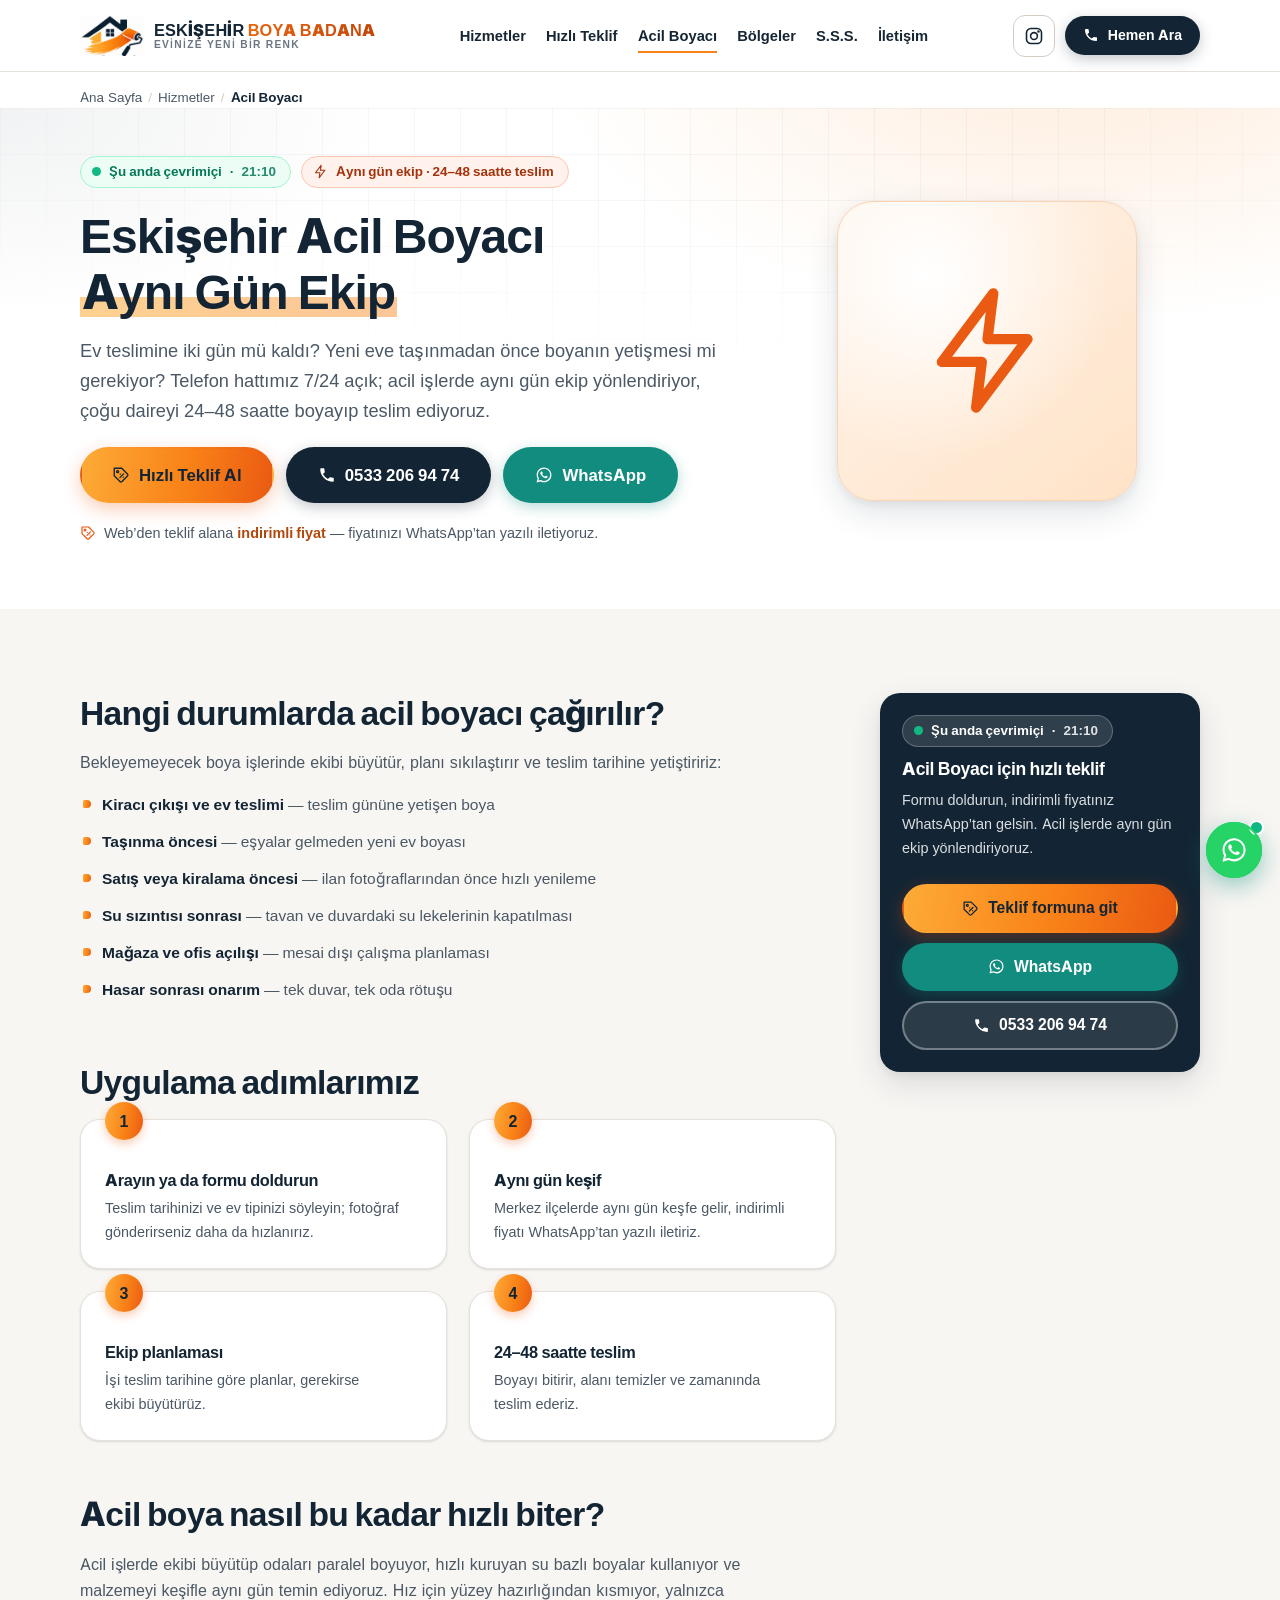
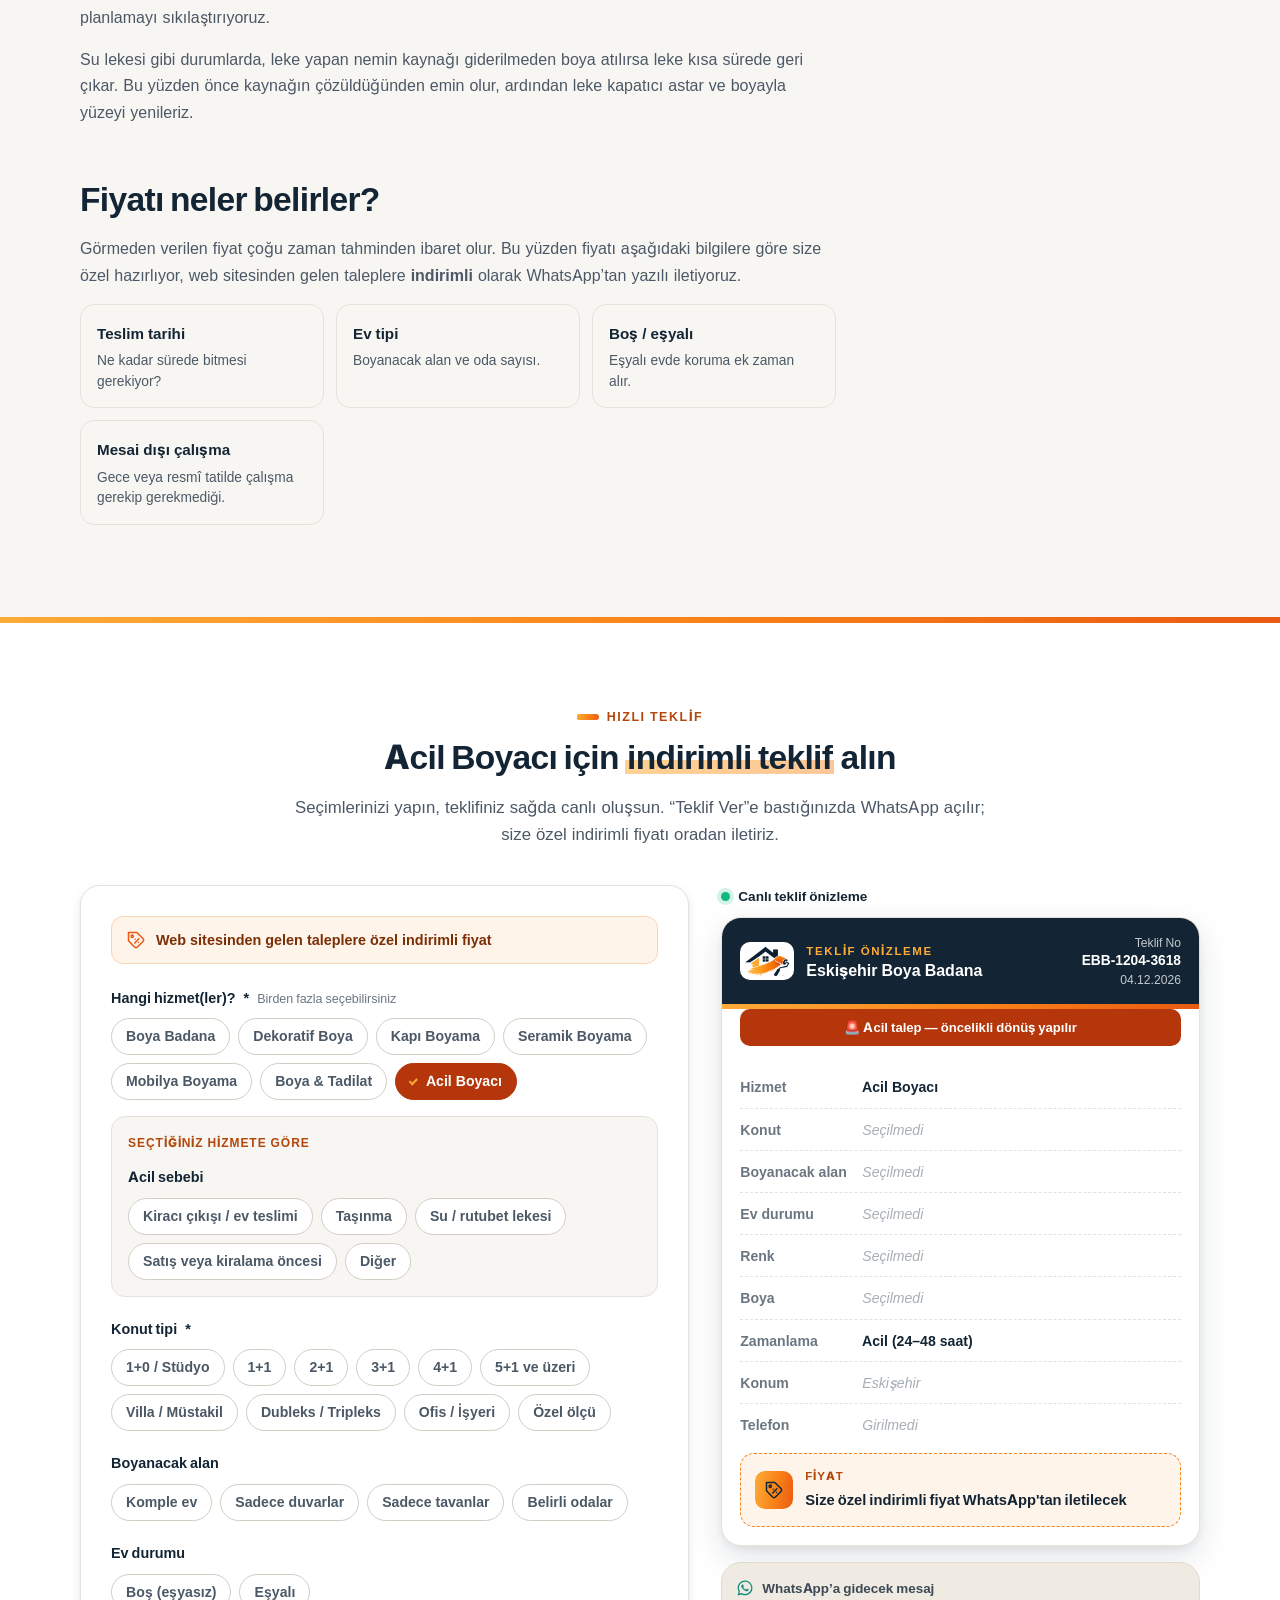
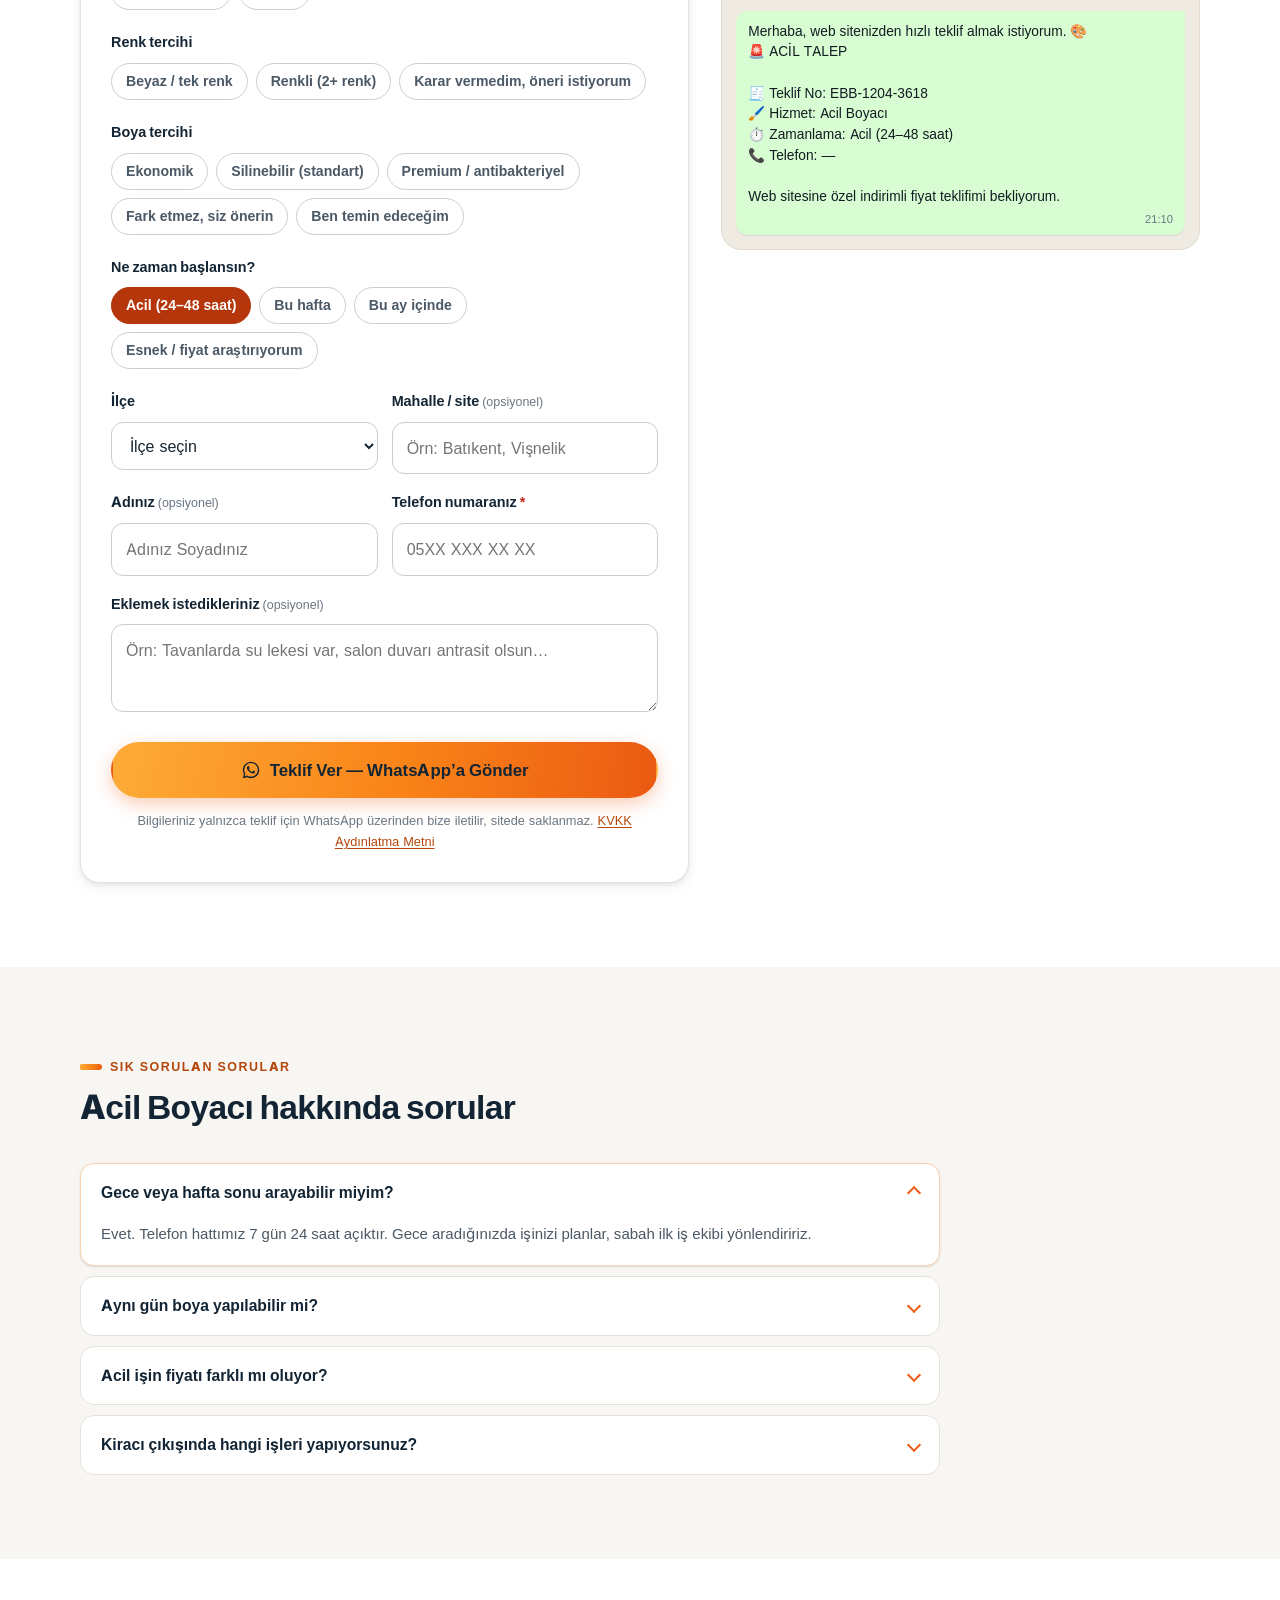
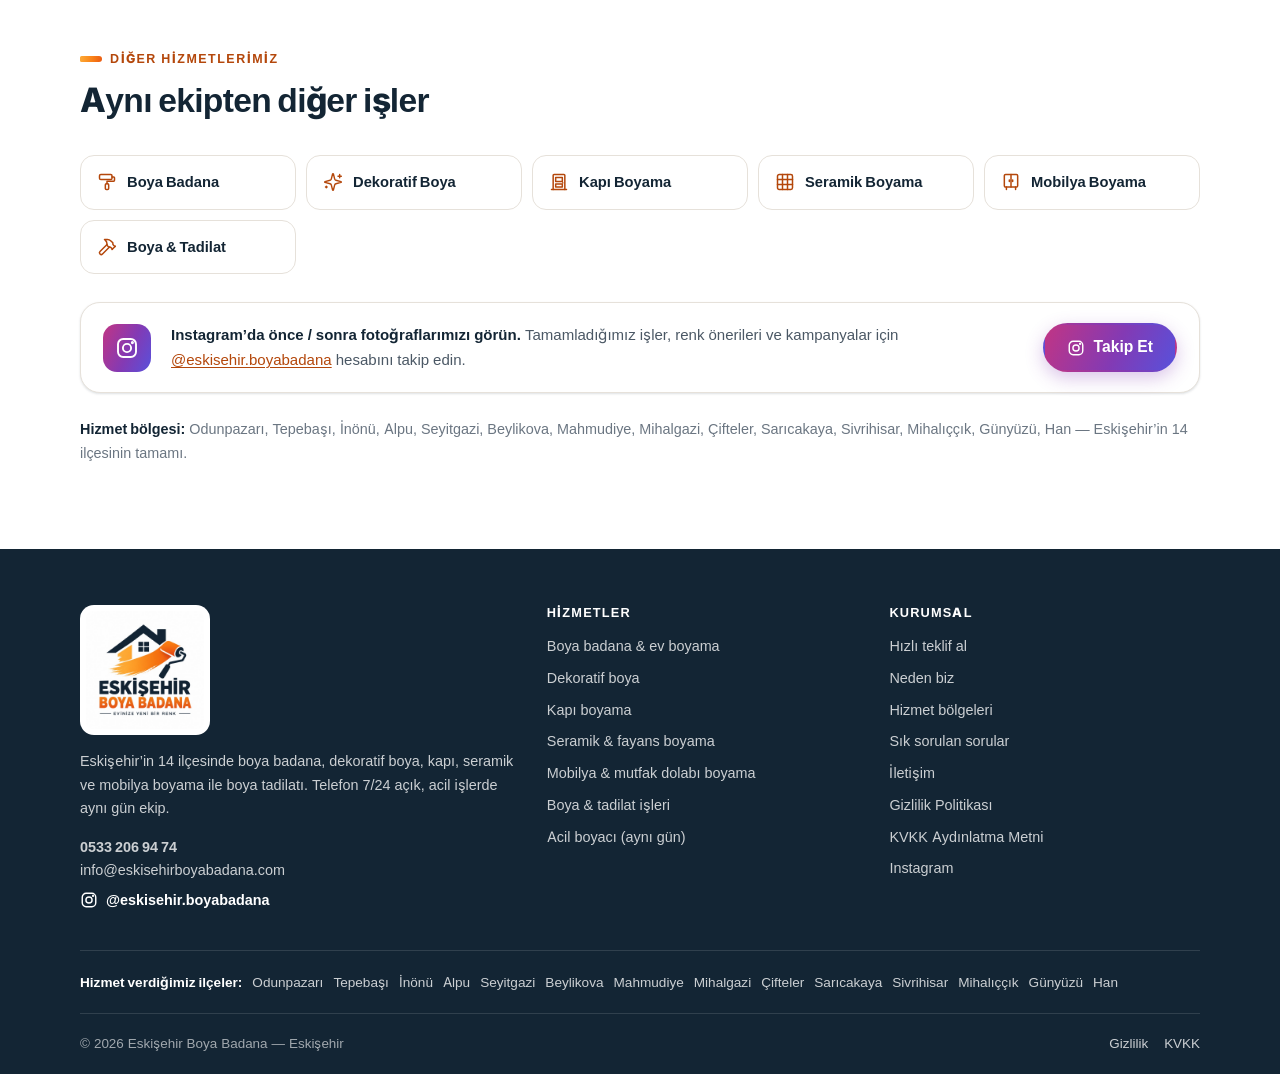
<file: acil-boyaci/index.html>
<!DOCTYPE html>
<html lang="tr">
<head>
<meta charset="utf-8">
<meta name="viewport" content="width=device-width, initial-scale=1">

<title>Eskişehir Acil Boyacı | Aynı Gün Ekip, 24–48 Saatte Teslim</title>
<meta name="description" content="Eskişehir acil boyacı: kiracı çıkışı, taşınma ve su lekesi için aynı gün ekip, 24–48 saatte teslim. Telefon 7/24 açık. Hızlı teklif al, indirimli fiyat.">
<meta name="keywords" content="eskişehir acil boyacı, acil boya badana eskişehir, aynı gün boyacı, nöbetçi boyacı eskişehir, kiracı çıkışı boya, hızlı boya badana">
<meta name="robots" content="index,follow,max-image-preview:large,max-snippet:-1,max-video-preview:-1">
<meta name="author" content="Eskişehir Boya Badana">
<meta name="theme-color" content="#132534">
<link rel="canonical" href="https://eskisehirboyabadana.com/acil-boyaci/">

<!-- Sosyal paylaşım -->
<meta property="og:type" content="website">
<meta property="og:locale" content="tr_TR">
<meta property="og:site_name" content="Eskişehir Boya Badana">
<meta property="og:title" content="Eskişehir Acil Boyacı | Aynı Gün Ekip, 24–48 Saatte Teslim">
<meta property="og:description" content="Eskişehir acil boyacı: kiracı çıkışı, taşınma ve su lekesi için aynı gün ekip, 24–48 saatte teslim. Telefon 7/24 açık. Hızlı teklif al, indirimli fiyat.">
<meta property="og:url" content="https://eskisehirboyabadana.com/acil-boyaci/">
<meta property="og:image" content="https://eskisehirboyabadana.com/assets/img/og.jpg">
<meta property="og:image:width" content="1200">
<meta property="og:image:height" content="630">
<meta property="og:image:alt" content="Eskişehir Boya Badana logosu — Evinize Yeni Bir Renk">
<meta name="twitter:card" content="summary_large_image">
<meta name="twitter:title" content="Eskişehir Acil Boyacı | Aynı Gün Ekip, 24–48 Saatte Teslim">
<meta name="twitter:description" content="Eskişehir acil boyacı: kiracı çıkışı, taşınma ve su lekesi için aynı gün ekip, 24–48 saatte teslim. Telefon 7/24 açık. Hızlı teklif al, indirimli fiyat.">
<meta name="twitter:image" content="https://eskisehirboyabadana.com/assets/img/og.jpg">

<!-- Yerel / coğrafi -->
<meta name="geo.region" content="TR-26">
<meta name="geo.placename" content="Eskişehir">
<meta name="geo.position" content="39.7767;30.5206">
<meta name="ICBM" content="39.7767, 30.5206">

<link rel="icon" href="/assets/img/favicon.svg" type="image/svg+xml">
<link rel="apple-touch-icon" href="/assets/img/apple-touch-icon.png">
<link rel="manifest" href="/site.webmanifest">

<link rel="preload" href="/assets/fonts/inter-var.woff2" as="font" type="font/woff2" crossorigin>
<link rel="stylesheet" href="/assets/css/style.css">

<!--
  ► YAPISAL VERİ (Google ve yapay zekâ arama motorları için)
  Telefon / sosyal medya bilgileri sayfa açılırken data/db.json'dan da tazelenir.
-->
<script type="application/ld+json" id="schema-org">
{
  "@context": "https://schema.org",
  "@graph": [
    {
      "@type": "HousePainter",
      "@id": "https://eskisehirboyabadana.com/#business",
      "name": "Eskişehir Boya Badana",
      "url": "https://eskisehirboyabadana.com/",
      "logo": "https://eskisehirboyabadana.com/assets/img/logo.jpg",
      "image": "https://eskisehirboyabadana.com/assets/img/og.jpg",
      "telephone": "+905332069474",
      "priceRange": "₺₺",
      "address": {
        "@type": "PostalAddress",
        "addressLocality": "Eskişehir",
        "addressRegion": "Eskişehir",
        "addressCountry": "TR"
      },
      "geo": {
        "@type": "GeoCoordinates",
        "latitude": 39.7767,
        "longitude": 30.5206
      },
      "openingHoursSpecification": [
        {
          "@type": "OpeningHoursSpecification",
          "dayOfWeek": [
            "Monday",
            "Tuesday",
            "Wednesday",
            "Thursday",
            "Friday",
            "Saturday",
            "Sunday"
          ],
          "opens": "00:00",
          "closes": "23:59"
        }
      ],
      "areaServed": [
        {
          "@type": "AdministrativeArea",
          "name": "Eskişehir"
        },
        {
          "@type": "City",
          "name": "Odunpazarı"
        },
        {
          "@type": "City",
          "name": "Tepebaşı"
        },
        {
          "@type": "City",
          "name": "İnönü"
        },
        {
          "@type": "City",
          "name": "Alpu"
        },
        {
          "@type": "City",
          "name": "Seyitgazi"
        },
        {
          "@type": "City",
          "name": "Beylikova"
        },
        {
          "@type": "City",
          "name": "Mahmudiye"
        },
        {
          "@type": "City",
          "name": "Mihalgazi"
        },
        {
          "@type": "City",
          "name": "Çifteler"
        },
        {
          "@type": "City",
          "name": "Sarıcakaya"
        },
        {
          "@type": "City",
          "name": "Sivrihisar"
        },
        {
          "@type": "City",
          "name": "Mihalıççık"
        },
        {
          "@type": "City",
          "name": "Günyüzü"
        },
        {
          "@type": "City",
          "name": "Han"
        }
      ],
      "sameAs": [
        "https://www.instagram.com/eskisehir.boyabadana/"
      ]
    },
    {
      "@type": "Service",
      "@id": "https://eskisehirboyabadana.com/acil-boyaci/#service",
      "name": "Eskişehir Acil Boyacı (Aynı Gün Boya Badana)",
      "serviceType": "Acil boya badana",
      "description": "Ev teslimine iki gün mü kaldı? Yeni eve taşınmadan önce boyanın yetişmesi mi gerekiyor? Telefon hattımız 7/24 açık; acil işlerde aynı gün ekip yönlendiriyor, çoğu daireyi 24–48 saatte boyayıp teslim ediyoruz.",
      "url": "https://eskisehirboyabadana.com/acil-boyaci/",
      "provider": {
        "@id": "https://eskisehirboyabadana.com/#business"
      },
      "areaServed": [
        {
          "@type": "AdministrativeArea",
          "name": "Eskişehir"
        },
        {
          "@type": "City",
          "name": "Odunpazarı"
        },
        {
          "@type": "City",
          "name": "Tepebaşı"
        },
        {
          "@type": "City",
          "name": "İnönü"
        },
        {
          "@type": "City",
          "name": "Alpu"
        },
        {
          "@type": "City",
          "name": "Seyitgazi"
        },
        {
          "@type": "City",
          "name": "Beylikova"
        },
        {
          "@type": "City",
          "name": "Mahmudiye"
        },
        {
          "@type": "City",
          "name": "Mihalgazi"
        },
        {
          "@type": "City",
          "name": "Çifteler"
        },
        {
          "@type": "City",
          "name": "Sarıcakaya"
        },
        {
          "@type": "City",
          "name": "Sivrihisar"
        },
        {
          "@type": "City",
          "name": "Mihalıççık"
        },
        {
          "@type": "City",
          "name": "Günyüzü"
        },
        {
          "@type": "City",
          "name": "Han"
        }
      ],
      "hasOfferCatalog": {
        "@type": "OfferCatalog",
        "name": "Acil Boyacı",
        "itemListElement": [
          {
            "@type": "Offer",
            "itemOffered": {
              "@type": "Service",
              "name": "Kiracı çıkışı ve ev teslimi"
            }
          },
          {
            "@type": "Offer",
            "itemOffered": {
              "@type": "Service",
              "name": "Taşınma öncesi"
            }
          },
          {
            "@type": "Offer",
            "itemOffered": {
              "@type": "Service",
              "name": "Satış veya kiralama öncesi"
            }
          },
          {
            "@type": "Offer",
            "itemOffered": {
              "@type": "Service",
              "name": "Su sızıntısı sonrası"
            }
          },
          {
            "@type": "Offer",
            "itemOffered": {
              "@type": "Service",
              "name": "Mağaza ve ofis açılışı"
            }
          },
          {
            "@type": "Offer",
            "itemOffered": {
              "@type": "Service",
              "name": "Hasar sonrası onarım"
            }
          }
        ]
      }
    },
    {
      "@type": "BreadcrumbList",
      "@id": "https://eskisehirboyabadana.com/acil-boyaci/#breadcrumb",
      "itemListElement": [
        {
          "@type": "ListItem",
          "position": 1,
          "name": "Ana Sayfa",
          "item": "https://eskisehirboyabadana.com/"
        },
        {
          "@type": "ListItem",
          "position": 2,
          "name": "Acil Boyacı",
          "item": "https://eskisehirboyabadana.com/acil-boyaci/"
        }
      ]
    },
    {
      "@type": "WebPage",
      "@id": "https://eskisehirboyabadana.com/acil-boyaci/#webpage",
      "url": "https://eskisehirboyabadana.com/acil-boyaci/",
      "name": "Eskişehir Acil Boyacı | Aynı Gün Ekip, 24–48 Saatte Teslim",
      "description": "Eskişehir acil boyacı: kiracı çıkışı, taşınma ve su lekesi için aynı gün ekip, 24–48 saatte teslim. Telefon 7/24 açık. Hızlı teklif al, indirimli fiyat.",
      "isPartOf": {
        "@id": "https://eskisehirboyabadana.com/#website"
      },
      "about": {
        "@id": "https://eskisehirboyabadana.com/acil-boyaci/#service"
      },
      "breadcrumb": {
        "@id": "https://eskisehirboyabadana.com/acil-boyaci/#breadcrumb"
      },
      "inLanguage": "tr-TR"
    },
    {
      "@type": "FAQPage",
      "@id": "https://eskisehirboyabadana.com/acil-boyaci/#faq",
      "mainEntity": [
        {
          "@type": "Question",
          "name": "Gece veya hafta sonu arayabilir miyim?",
          "acceptedAnswer": {
            "@type": "Answer",
            "text": "Evet. Telefon hattımız 7 gün 24 saat açıktır. Gece aradığınızda işinizi planlar, sabah ilk iş ekibi yönlendiririz."
          }
        },
        {
          "@type": "Question",
          "name": "Aynı gün boya yapılabilir mi?",
          "acceptedAnswer": {
            "@type": "Answer",
            "text": "Tek oda, tek duvar veya leke kapatma gibi küçük işler çoğunlukla aynı gün tamamlanır. Komple bir daireyi ise genellikle 24–48 saat içinde boyayıp teslim ediyoruz."
          }
        },
        {
          "@type": "Question",
          "name": "Acil işin fiyatı farklı mı oluyor?",
          "acceptedAnswer": {
            "@type": "Answer",
            "text": "Fiyat; işin kapsamına, ekip sayısına ve mesai dışı çalışma gerekip gerekmediğine göre belirlenir. Ek bir maliyet varsa teklifte açıkça yazar, onayınız olmadan işe başlamayız."
          }
        },
        {
          "@type": "Question",
          "name": "Kiracı çıkışında hangi işleri yapıyorsunuz?",
          "acceptedAnswer": {
            "@type": "Answer",
            "text": "Duvar ve tavan boyası, çivi ve dübel deliklerinin macunlanması, leke kapatma, kapı ve pervaz rötuşu gibi evi teslime hazır hâle getiren tüm işleri tek seferde yapıyoruz."
          }
        }
      ]
    }
  ]
}
</script>
</head>
<body>

<a class="skip-link" href="#icerik">İçeriğe geç</a>

<!-- ============================================================ ikonlar -->
<svg width="0" height="0" style="position:absolute" aria-hidden="true" focusable="false">
  <defs>
    <symbol id="i-roller" viewBox="0 0 24 24" fill="none" stroke="currentColor" stroke-width="1.8" stroke-linecap="round" stroke-linejoin="round">
      <rect x="3" y="3" width="15" height="6" rx="1.6"/><path d="M18 6h2a1 1 0 0 1 1 1v3a1 1 0 0 1-1 1h-8v3"/><rect x="10" y="14" width="4" height="7" rx="1.2"/>
    </symbol>
    <symbol id="i-sparkle" viewBox="0 0 24 24" fill="none" stroke="currentColor" stroke-width="1.7" stroke-linecap="round" stroke-linejoin="round">
      <path d="M9.94 15.5A2 2 0 0 0 8.5 14.06l-6.14-1.58a.5.5 0 0 1 0-.96L8.5 9.94A2 2 0 0 0 9.94 8.5l1.58-6.14a.5.5 0 0 1 .96 0l1.58 6.14A2 2 0 0 0 15.5 9.94l6.14 1.58a.5.5 0 0 1 0 .96l-6.14 1.58a2 2 0 0 0-1.44 1.44l-1.58 6.14a.5.5 0 0 1-.96 0Z"/>
      <path d="M20 3v4M22 5h-4M4 17v2M5 18H3"/>
    </symbol>
    <symbol id="i-door" viewBox="0 0 24 24" fill="none" stroke="currentColor" stroke-width="1.8" stroke-linecap="round" stroke-linejoin="round">
      <path d="M3 21h18"/><path d="M5 21V4a1 1 0 0 1 1-1h12a1 1 0 0 1 1 1v17"/><path d="M8 6.5h8v5H8zM8 14.5h8V18H8z"/><path d="M16.5 12.8v.4"/>
    </symbol>
    <symbol id="i-tiles" viewBox="0 0 24 24" fill="none" stroke="currentColor" stroke-width="1.8" stroke-linecap="round" stroke-linejoin="round">
      <rect x="3" y="3" width="18" height="18" rx="2"/><path d="M3 9h18M3 15h18M9 3v18M15 3v18"/>
    </symbol>
    <symbol id="i-cabinet" viewBox="0 0 24 24" fill="none" stroke="currentColor" stroke-width="1.8" stroke-linecap="round" stroke-linejoin="round">
      <rect x="4" y="3" width="16" height="15" rx="1.5"/><path d="M12 3v15M10 9.5v2M14 9.5v2M6.5 18v3M17.5 18v3"/>
    </symbol>
    <symbol id="i-tools" viewBox="0 0 24 24" fill="none" stroke="currentColor" stroke-width="1.8" stroke-linecap="round" stroke-linejoin="round">
      <path d="m15 12-8.4 8.4a2.1 2.1 0 0 1-3-3L12 9"/><path d="m18 15 4-4"/>
      <path d="m21.5 11.5-1.9-1.9A2 2 0 0 1 19 8.2V7l-2.3-2.3a6 6 0 0 0-4.2-1.7L9 3l.9.8A6.2 6.2 0 0 1 12 8.4V10l2 2h1.2a2 2 0 0 1 1.4.6l1.9 1.9"/>
    </symbol>
    <symbol id="i-bolt" viewBox="0 0 24 24" fill="none" stroke="currentColor" stroke-width="1.8" stroke-linecap="round" stroke-linejoin="round">
      <path d="M13 2 4 14h7l-1 8 9-12h-7l1-8Z"/>
    </symbol>
    <symbol id="i-palette" viewBox="0 0 24 24" fill="none" stroke="currentColor" stroke-width="1.8" stroke-linecap="round" stroke-linejoin="round">
      <path d="M12 3a9 9 0 1 0 0 18c1.1 0 1.8-.9 1.8-1.9 0-.5-.2-.9-.5-1.3-.3-.3-.5-.8-.5-1.2 0-1 .8-1.8 1.8-1.8H17a4 4 0 0 0 4-4C21 6.6 17 3 12 3Z"/>
      <circle cx="7.5" cy="11.5" r="1.1"/><circle cx="9.5" cy="7.5" r="1.1"/><circle cx="14.5" cy="7.5" r="1.1"/>
    </symbol>
    <symbol id="i-clock" viewBox="0 0 24 24" fill="none" stroke="currentColor" stroke-width="1.8" stroke-linecap="round" stroke-linejoin="round">
      <circle cx="12" cy="12" r="9"/><path d="M12 7v5.2l3.2 2"/>
    </symbol>
    <symbol id="i-shield" viewBox="0 0 24 24" fill="none" stroke="currentColor" stroke-width="1.8" stroke-linecap="round" stroke-linejoin="round">
      <path d="M12 3 5 6v5.5c0 4.3 2.9 8.2 7 9.5 4.1-1.3 7-5.2 7-9.5V6Z"/><path d="m9 12 2 2 4-4"/>
    </symbol>
    <symbol id="i-tag" viewBox="0 0 24 24" fill="none" stroke="currentColor" stroke-width="1.8" stroke-linecap="round" stroke-linejoin="round">
      <path d="M20.6 13.4 13.4 20.6a2 2 0 0 1-2.8 0L3 13V3h10l7.6 7.6a2 2 0 0 1 0 2.8Z"/><circle cx="7.5" cy="7.5" r="1.4"/><path d="m10.5 15.5 5-5M11 11h.01M15 15h.01"/>
    </symbol>
    <symbol id="i-check" viewBox="0 0 24 24" fill="none" stroke="currentColor" stroke-width="3" stroke-linecap="round" stroke-linejoin="round">
      <path d="m5 12.5 4.5 4.5L19 7.5"/>
    </symbol>
    <symbol id="i-arrow" viewBox="0 0 24 24" fill="none" stroke="currentColor" stroke-width="2.2" stroke-linecap="round" stroke-linejoin="round">
      <path d="M5 12h14M13 6l6 6-6 6"/>
    </symbol>
    <symbol id="i-home" viewBox="0 0 24 24" fill="none" stroke="currentColor" stroke-width="1.8" stroke-linecap="round" stroke-linejoin="round">
      <path d="M3 11 12 4l9 7"/><path d="M5 9.8V20h14V9.8"/><path d="M10 20v-5h4v5"/>
    </symbol>
    <symbol id="i-phone" viewBox="0 0 24 24" fill="currentColor">
      <path d="M6.6 10.8a15.1 15.1 0 0 0 6.6 6.6l2.2-2.2a1 1 0 0 1 1-.25c1.1.37 2.3.57 3.6.57a1 1 0 0 1 1 1V20a1 1 0 0 1-1 1A17 17 0 0 1 3 4a1 1 0 0 1 1-1h3.5a1 1 0 0 1 1 1c0 1.25.2 2.45.57 3.57a1 1 0 0 1-.25 1Z"/>
    </symbol>
    <symbol id="i-wa" viewBox="0 0 24 24" fill="currentColor">
      <path d="M12.04 2C6.6 2 2.2 6.4 2.2 11.84c0 1.74.46 3.44 1.32 4.94L2.1 22l5.35-1.4a9.8 9.8 0 0 0 4.59 1.17h.01c5.43 0 9.84-4.4 9.84-9.84 0-2.63-1.02-5.1-2.88-6.96A9.77 9.77 0 0 0 12.04 2Zm0 17.93h-.01a8.2 8.2 0 0 1-4.16-1.14l-.3-.18-3.09.81.82-3.02-.2-.31a8.13 8.13 0 0 1-1.25-4.35 8.19 8.19 0 0 1 8.2-8.17c2.18 0 4.24.85 5.78 2.4a8.13 8.13 0 0 1 2.4 5.78c0 4.52-3.68 8.18-8.19 8.18Zm4.49-6.13c-.25-.13-1.46-.72-1.68-.8-.23-.08-.39-.13-.56.12-.16.25-.64.8-.78.97-.14.16-.29.18-.54.06a6.7 6.7 0 0 1-3.3-2.88c-.25-.43.25-.4.71-1.32.08-.16.04-.3-.02-.42-.06-.13-.56-1.34-.76-1.84-.2-.48-.4-.41-.56-.42h-.48c-.16 0-.42.06-.64.31-.22.25-.84.82-.84 2 0 1.18.86 2.32.98 2.48.12.16 1.69 2.58 4.1 3.62 1.53.66 2.13.71 2.89.6.46-.07 1.46-.6 1.67-1.18.2-.58.2-1.07.14-1.18-.06-.11-.22-.17-.47-.3Z"/>
    </symbol>
    <symbol id="i-ig" viewBox="0 0 24 24" fill="none" stroke="currentColor" stroke-width="1.9" stroke-linecap="round" stroke-linejoin="round">
      <rect x="3" y="3" width="18" height="18" rx="5.2"/><circle cx="12" cy="12" r="4.1"/><circle cx="17.4" cy="6.6" r=".6" fill="currentColor"/>
    </symbol>
    <symbol id="i-mail" viewBox="0 0 24 24" fill="none" stroke="currentColor" stroke-width="1.8" stroke-linecap="round" stroke-linejoin="round">
      <rect x="3" y="5" width="18" height="14" rx="2"/><path d="m3.5 6.5 8.5 6 8.5-6"/>
    </symbol>
    <symbol id="i-pin" viewBox="0 0 24 24" fill="none" stroke="currentColor" stroke-width="1.8" stroke-linecap="round" stroke-linejoin="round">
      <path d="M12 21s7-6 7-11a7 7 0 1 0-14 0c0 5 7 11 7 11Z"/><circle cx="12" cy="10" r="2.6"/>
    </symbol>
    <symbol id="i-chevron" viewBox="0 0 24 24" fill="none" stroke="currentColor" stroke-width="2.2" stroke-linecap="round" stroke-linejoin="round">
      <path d="m6 9 6 6 6-6"/>
    </symbol>
    <symbol id="i-menu" viewBox="0 0 24 24" fill="none" stroke="currentColor" stroke-width="2" stroke-linecap="round">
      <path d="M4 7h16M4 12h16M4 17h16"/>
    </symbol>
  </defs>
</svg>

<!-- ============================================================ header -->
<header class="site-header">
  <div class="container">
    <a class="brand" href="/" aria-label="Eskişehir Boya Badana ana sayfa">
      <img src="/assets/img/logo-mark.png" width="300" height="196" alt="Eskişehir Boya Badana logosu — ev ve boya rulosu">
      <span class="brand-text">
        <span class="brand-name">Eskişehir <b>Boya Badana</b></span>
        <span class="brand-sub">Evinize Yeni Bir Renk</span>
      </span>
    </a>

    <button class="nav-toggle" type="button" aria-label="Menüyü aç" aria-expanded="false" aria-controls="main-nav">
      <svg width="22" height="22"><use href="#i-menu"></use></svg>
    </button>

    <nav class="main-nav" id="main-nav" data-open="false" aria-label="Ana menü">
      <ul>
        <li><a href="/#hizmetler">Hizmetler</a></li>
        <li><a href="/#hizli-teklif">Hızlı Teklif</a></li>
        <li><a href="/acil-boyaci/" aria-current="page">Acil Boyacı</a></li>
        <li><a href="/#bolgeler">Bölgeler</a></li>
        <li><a href="/#sss">S.S.S.</a></li>
        <li><a href="/#iletisim">İletişim</a></li>
      </ul>
    </nav>

    <div class="header-cta">
      <span class="chip chip-online" data-online-chip data-open="true">
        <span class="dot" aria-hidden="true"></span>
        <span data-online-text>Şu anda çevrimiçi</span>
        <span class="clock" data-clock aria-hidden="true">--:--</span>
      </span>
      <a class="icon-btn" href="https://www.instagram.com/eskisehir.boyabadana/" data-sosyal="instagram" rel="noopener" target="_blank" aria-label="Instagram’da takip edin (@eskisehir.boyabadana)">
        <svg width="20" height="20" aria-hidden="true"><use href="#i-ig"></use></svg>
      </a>
      <a class="btn btn-call btn-sm" href="tel:+905332069474" data-tel>
        <svg width="16" height="16" aria-hidden="true"><use href="#i-phone"></use></svg>
        <span>Hemen Ara</span>
      </a>
    </div>
  </div>
</header>

<main id="icerik">

<nav class="breadcrumb" aria-label="Sayfa yolu">
  <div class="container">
    <ol>
      <li><a href="/">Ana Sayfa</a></li>
      <li><a href="/#hizmetler">Hizmetler</a></li>
      <li><span aria-current="page">Acil Boyacı</span></li>
    </ol>
  </div>
</nav>

<!-- ============================================================ hero -->
<section class="hero page-hero">
  <div class="container">
    <div class="hero-grid">
      <div>
        <div class="hero-chips">
        <span class="chip chip-online" data-online-chip data-open="true">
          <span class="dot" aria-hidden="true"></span>
          <span data-online-text>Şu anda çevrimiçi</span>
          <span aria-hidden="true">·</span>
          <span class="clock" data-clock>--:--</span>
        </span>
        <span class="chip chip-acil"><svg width="15" height="15" aria-hidden="true"><use href="#i-bolt"></use></svg> Aynı gün ekip · 24–48 saatte teslim</span>
        </div>

        <h1>Eskişehir Acil Boyacı<br><span class="accent">Aynı Gün Ekip</span></h1>
        <p class="hero-lead">Ev teslimine iki gün mü kaldı? Yeni eve taşınmadan önce boyanın yetişmesi mi gerekiyor? Telefon hattımız 7/24 açık; acil işlerde aynı gün ekip yönlendiriyor, çoğu daireyi 24–48 saatte boyayıp teslim ediyoruz.</p>

        <div class="btn-row">
          <a class="btn btn-primary btn-lg" href="#hizli-teklif">
            <svg width="18" height="18" aria-hidden="true"><use href="#i-tag"></use></svg>
            Hızlı Teklif Al
          </a>
          <a class="btn btn-call btn-lg" href="tel:+905332069474" data-tel>
            <svg width="18" height="18" aria-hidden="true"><use href="#i-phone"></use></svg>
            <span data-field="contact.phoneDisplay">0533 206 94 74</span>
          </a>
          <a class="btn btn-wa btn-lg" href="https://wa.me/905332069474" data-wa data-wa-hizmet="acil boya" rel="noopener" target="_blank">
            <svg width="18" height="18" aria-hidden="true"><use href="#i-wa"></use></svg>
            WhatsApp
          </a>
        </div>

        <p class="hero-note">
          <svg width="16" height="16" aria-hidden="true" style="color:var(--orange-deep)"><use href="#i-tag"></use></svg>
          <span>Web’den teklif alana <strong>indirimli fiyat</strong> — fiyatınızı WhatsApp’tan yazılı iletiyoruz.</span>
        </p>
      </div>

      <div class="hero-visual">
        <span class="ico-big"><svg width="120" height="120" aria-hidden="true"><use href="#i-bolt"></use></svg></span>
      </div>
    </div>
  </div>
</section>

<!-- ============================================================ içerik -->
<section class="tint">
  <div class="container">
    <div class="content-grid">
      <article class="prose">
        <h2>Hangi durumlarda acil boyacı çağırılır?</h2>
        <p>Bekleyemeyecek boya işlerinde ekibi büyütür, planı sıkılaştırır ve teslim tarihine yetiştiririz:</p>
        <ul class="check-list">
        <li><strong>Kiracı çıkışı ve ev teslimi</strong> — teslim gününe yetişen boya</li>
        <li><strong>Taşınma öncesi</strong> — eşyalar gelmeden yeni ev boyası</li>
        <li><strong>Satış veya kiralama öncesi</strong> — ilan fotoğraflarından önce hızlı yenileme</li>
        <li><strong>Su sızıntısı sonrası</strong> — tavan ve duvardaki su lekelerinin kapatılması</li>
        <li><strong>Mağaza ve ofis açılışı</strong> — mesai dışı çalışma planlaması</li>
        <li><strong>Hasar sonrası onarım</strong> — tek duvar, tek oda rötuşu</li>
        </ul>

        <h2>Uygulama adımlarımız</h2>
        <div class="steps">
        <div class="step">
          <h3>Arayın ya da formu doldurun</h3>
          <p>Teslim tarihinizi ve ev tipinizi söyleyin; fotoğraf gönderirseniz daha da hızlanırız.</p>
        </div>
        <div class="step">
          <h3>Aynı gün keşif</h3>
          <p>Merkez ilçelerde aynı gün keşfe gelir, indirimli fiyatı WhatsApp’tan yazılı iletiriz.</p>
        </div>
        <div class="step">
          <h3>Ekip planlaması</h3>
          <p>İşi teslim tarihine göre planlar, gerekirse ekibi büyütürüz.</p>
        </div>
        <div class="step">
          <h3>24–48 saatte teslim</h3>
          <p>Boyayı bitirir, alanı temizler ve zamanında teslim ederiz.</p>
        </div>
        </div>

        <h2>Acil boya nasıl bu kadar hızlı biter?</h2>
      <p>Acil işlerde ekibi büyütüp odaları paralel boyuyor, hızlı kuruyan su bazlı boyalar kullanıyor ve malzemeyi keşifle aynı gün temin ediyoruz. Hız için yüzey hazırlığından kısmıyor, yalnızca planlamayı sıkılaştırıyoruz.</p>
      <p>Su lekesi gibi durumlarda, leke yapan nemin kaynağı giderilmeden boya atılırsa leke kısa sürede geri çıkar. Bu yüzden önce kaynağın çözüldüğünden emin olur, ardından leke kapatıcı astar ve boyayla yüzeyi yenileriz.</p>

        <h2>Fiyatı neler belirler?</h2>
        <p>Görmeden verilen fiyat çoğu zaman tahminden ibaret olur. Bu yüzden fiyatı aşağıdaki bilgilere göre size özel hazırlıyor, web sitesinden gelen taleplere <strong>indirimli</strong> olarak WhatsApp’tan yazılı iletiyoruz.</p>
        <div class="factor-grid">
        <div class="factor"><strong>Teslim tarihi</strong><span>Ne kadar sürede bitmesi gerekiyor?</span></div>
        <div class="factor"><strong>Ev tipi</strong><span>Boyanacak alan ve oda sayısı.</span></div>
        <div class="factor"><strong>Boş / eşyalı</strong><span>Eşyalı evde koruma ek zaman alır.</span></div>
        <div class="factor"><strong>Mesai dışı çalışma</strong><span>Gece veya resmî tatilde çalışma gerekip gerekmediği.</span></div>
        </div>
      </article>

      <aside class="side-card" aria-label="Hızlı iletişim">
        <span class="chip chip-online" data-online-chip data-open="true">
          <span class="dot" aria-hidden="true"></span>
          <span data-online-text>Şu anda çevrimiçi</span>
          <span aria-hidden="true">·</span>
          <span class="clock" data-clock>--:--</span>
        </span>
        <h3>Acil Boyacı için hızlı teklif</h3>
        <p>Formu doldurun, indirimli fiyatınız WhatsApp’tan gelsin. Acil işlerde aynı gün ekip yönlendiriyoruz.</p>
        <a class="btn btn-primary" href="#hizli-teklif"><svg width="17" height="17" aria-hidden="true"><use href="#i-tag"></use></svg> Teklif formuna git</a>
        <a class="btn btn-wa" href="https://wa.me/905332069474" data-wa data-wa-hizmet="acil boya" rel="noopener" target="_blank"><svg width="17" height="17" aria-hidden="true"><use href="#i-wa"></use></svg> WhatsApp</a>
        <a class="btn btn-ghost" href="tel:+905332069474" data-tel><svg width="17" height="17" aria-hidden="true"><use href="#i-phone"></use></svg> <span data-field="contact.phoneDisplay">0533 206 94 74</span></a>
      </aside>
    </div>
  </div>
</section>

<!-- ============================================================ hızlı teklif -->
<section id="hizli-teklif" class="teklif-section">
  <div class="container">
    <div class="section-head center">
      <span class="eyebrow">Hızlı Teklif</span>
      <h2>Acil Boyacı için <span class="accent">indirimli teklif</span> alın</h2>
      <p>Seçimlerinizi yapın, teklifiniz sağda canlı oluşsun. “Teklif Ver”e bastığınızda WhatsApp açılır; size özel indirimli fiyatı oradan iletiriz.</p>
    </div>

    <div data-teklif data-onsecim="acil-boyaci">
      <div class="teklif-yukleniyor" hx-get="/partials/teklif-formu.html" hx-trigger="load" hx-swap="outerHTML">
        <p>Teklif formu yükleniyor… Beklemek istemezseniz hemen arayın ya da WhatsApp’tan yazın.</p>
        <div class="btn-row">
          <a class="btn btn-call" href="tel:+905332069474" data-tel>
            <svg width="17" height="17" aria-hidden="true"><use href="#i-phone"></use></svg> <span data-field="contact.phoneDisplay">0533 206 94 74</span>
          </a>
          <a class="btn btn-wa" href="https://wa.me/905332069474" data-wa rel="noopener" target="_blank">
            <svg width="17" height="17" aria-hidden="true"><use href="#i-wa"></use></svg> WhatsApp
          </a>
        </div>
      </div>
    </div>
  </div>
</section>

<!-- ============================================================ SSS -->
<section id="sss" class="tint">
  <div class="container">
    <div class="section-head">
      <span class="eyebrow">Sık sorulan sorular</span>
      <h2>Acil Boyacı hakkında sorular</h2>
    </div>
    <div class="faq-list">
      <details class="faq-item" open>
        <summary>Gece veya hafta sonu arayabilir miyim?</summary>
        <div class="answer"><p>Evet. Telefon hattımız 7 gün 24 saat açıktır. Gece aradığınızda işinizi planlar, sabah ilk iş ekibi yönlendiririz.</p></div>
      </details>
      <details class="faq-item">
        <summary>Aynı gün boya yapılabilir mi?</summary>
        <div class="answer"><p>Tek oda, tek duvar veya leke kapatma gibi küçük işler çoğunlukla aynı gün tamamlanır. Komple bir daireyi ise genellikle 24–48 saat içinde boyayıp teslim ediyoruz.</p></div>
      </details>
      <details class="faq-item">
        <summary>Acil işin fiyatı farklı mı oluyor?</summary>
        <div class="answer"><p>Fiyat; işin kapsamına, ekip sayısına ve mesai dışı çalışma gerekip gerekmediğine göre belirlenir. Ek bir maliyet varsa teklifte açıkça yazar, onayınız olmadan işe başlamayız.</p></div>
      </details>
      <details class="faq-item">
        <summary>Kiracı çıkışında hangi işleri yapıyorsunuz?</summary>
        <div class="answer"><p>Duvar ve tavan boyası, çivi ve dübel deliklerinin macunlanması, leke kapatma, kapı ve pervaz rötuşu gibi evi teslime hazır hâle getiren tüm işleri tek seferde yapıyoruz.</p></div>
      </details>
    </div>
  </div>
</section>

<!-- ============================================================ diğer hizmetler -->
<section>
  <div class="container">
    <div class="section-head">
      <span class="eyebrow">Diğer hizmetlerimiz</span>
      <h2>Aynı ekipten diğer işler</h2>
    </div>
    <ul class="related">
      <li><a href="/boya-badana/"><svg width="20" height="20" aria-hidden="true"><use href="#i-roller"></use></svg> Boya Badana</a></li>
      <li><a href="/dekoratif-boya/"><svg width="20" height="20" aria-hidden="true"><use href="#i-sparkle"></use></svg> Dekoratif Boya</a></li>
      <li><a href="/kapi-boyama/"><svg width="20" height="20" aria-hidden="true"><use href="#i-door"></use></svg> Kapı Boyama</a></li>
      <li><a href="/seramik-boyama/"><svg width="20" height="20" aria-hidden="true"><use href="#i-tiles"></use></svg> Seramik Boyama</a></li>
      <li><a href="/mobilya-boyama/"><svg width="20" height="20" aria-hidden="true"><use href="#i-cabinet"></use></svg> Mobilya Boyama</a></li>
      <li><a href="/tadilat/"><svg width="20" height="20" aria-hidden="true"><use href="#i-tools"></use></svg> Boya &amp; Tadilat</a></li>
    </ul>

    <div style="margin-top:28px">
    <div class="ig-mini">
      <span class="ring"><svg width="24" height="24" aria-hidden="true"><use href="#i-ig"></use></svg></span>
      <p><strong>Instagram’da önce / sonra fotoğraflarımızı görün.</strong> Tamamladığımız işler, renk önerileri ve kampanyalar için <a href="https://www.instagram.com/eskisehir.boyabadana/" data-sosyal="instagram" rel="noopener" target="_blank"><span data-field="sosyal.instagramKullanici">@eskisehir.boyabadana</span></a> hesabını takip edin.</p>
      <a class="btn btn-ig" href="https://www.instagram.com/eskisehir.boyabadana/" data-sosyal="instagram" rel="noopener" target="_blank">
        <svg width="18" height="18" aria-hidden="true"><use href="#i-ig"></use></svg> Takip Et
      </a>
    </div>
    </div>

    <p style="margin-top:24px;color:var(--fg-muted);font-size:.9rem">
      <strong style="color:var(--navy)">Hizmet bölgesi:</strong> Odunpazarı, Tepebaşı, İnönü, Alpu, Seyitgazi, Beylikova, Mahmudiye, Mihalgazi, Çifteler, Sarıcakaya, Sivrihisar, Mihalıççık, Günyüzü, Han — Eskişehir’in 14 ilçesinin tamamı.
    </p>
  </div>
</section>

</main>

<!-- ============================================================ footer -->
<footer class="site-footer">
  <div class="container">
    <div class="footer-grid">
      <div class="footer-brand">
        <img src="/assets/img/logo.jpg" width="600" height="600" alt="Eskişehir Boya Badana — Evinize Yeni Bir Renk" loading="lazy">
        <p>Eskişehir’in 14 ilçesinde boya badana, dekoratif boya, kapı, seramik ve mobilya boyama ile boya tadilatı. Telefon 7/24 açık, acil işlerde aynı gün ekip.</p>
        <p>
          <a href="tel:+905332069474" data-tel><strong data-field="contact.phoneDisplay">0533 206 94 74</strong></a><br>
          <a href="mailto:info@eskisehirboyabadana.com" data-mail><span data-field="contact.email">info@eskisehirboyabadana.com</span></a><br>
          <a class="footer-ig" href="https://www.instagram.com/eskisehir.boyabadana/" data-sosyal="instagram" rel="noopener" target="_blank">
            <svg width="18" height="18" aria-hidden="true"><use href="#i-ig"></use></svg>
            <span data-field="sosyal.instagramKullanici">@eskisehir.boyabadana</span>
          </a>
        </p>
      </div>

      <div>
        <h4>Hizmetler</h4>
        <ul>
          <li><a href="/boya-badana/">Boya badana &amp; ev boyama</a></li>
          <li><a href="/dekoratif-boya/">Dekoratif boya</a></li>
          <li><a href="/kapi-boyama/">Kapı boyama</a></li>
          <li><a href="/seramik-boyama/">Seramik &amp; fayans boyama</a></li>
          <li><a href="/mobilya-boyama/">Mobilya &amp; mutfak dolabı boyama</a></li>
          <li><a href="/tadilat/">Boya &amp; tadilat işleri</a></li>
          <li><a href="/acil-boyaci/">Acil boyacı (aynı gün)</a></li>
        </ul>
      </div>

      <div>
        <h4>Kurumsal</h4>
        <ul>
          <li><a href="/#hizli-teklif">Hızlı teklif al</a></li>
          <li><a href="/#neden-biz">Neden biz</a></li>
          <li><a href="/#bolgeler">Hizmet bölgeleri</a></li>
          <li><a href="/#sss">Sık sorulan sorular</a></li>
          <li><a href="/#iletisim">İletişim</a></li>
          <li><a href="/gizlilik-politikasi/">Gizlilik Politikası</a></li>
          <li><a href="/kvkk-aydinlatma-metni/">KVKK Aydınlatma Metni</a></li>
          <li><a href="https://www.instagram.com/eskisehir.boyabadana/" data-sosyal="instagram" rel="noopener" target="_blank">Instagram</a></li>
          <li hidden><a href="#" data-sosyal="facebook" rel="noopener" target="_blank">Facebook</a></li>
          <li hidden><a href="#" data-sosyal="googleIsletme" rel="noopener" target="_blank">Google İşletme Profili</a></li>
        </ul>
      </div>
    </div>

    <div class="footer-districts">
      <strong style="color:#fff">Hizmet verdiğimiz ilçeler:</strong>
      <span>Odunpazarı</span><span>Tepebaşı</span><span>İnönü</span><span>Alpu</span><span>Seyitgazi</span><span>Beylikova</span><span>Mahmudiye</span><span>Mihalgazi</span><span>Çifteler</span><span>Sarıcakaya</span><span>Sivrihisar</span><span>Mihalıççık</span><span>Günyüzü</span><span>Han</span>
    </div>

    <div class="footer-bottom">
      <span>© <span data-yil>2026</span> Eskişehir Boya Badana — Eskişehir</span>
      <nav aria-label="Yasal">
        <a href="/gizlilik-politikasi/">Gizlilik</a>
        <a href="/kvkk-aydinlatma-metni/">KVKK</a>
      </nav>
    </div>
  </div>
</footer>

<!-- ============================================================ yüzen / sabit -->
<a class="wa-float" href="https://wa.me/905332069474" data-wa rel="noopener" target="_blank"
   aria-label="WhatsApp’tan yazın — telefonumuz 7/24 açık">
  <svg width="28" height="28" aria-hidden="true"><use href="#i-wa"></use></svg>
  <span class="badge" aria-hidden="true"></span>
</a>

<div class="mobile-bar">
  <a class="btn btn-call" href="tel:+905332069474" data-tel>
    <svg width="16" height="16" aria-hidden="true"><use href="#i-phone"></use></svg> Ara
  </a>
  <a class="btn btn-wa" href="https://wa.me/905332069474" data-wa rel="noopener" target="_blank">
    <svg width="16" height="16" aria-hidden="true"><use href="#i-wa"></use></svg> WhatsApp
  </a>
  <a class="btn btn-primary" href="#hizli-teklif">
    <svg width="16" height="16" aria-hidden="true"><use href="#i-tag"></use></svg> Teklif Al
  </a>
</div>

<script src="/assets/js/htmx.min.js" defer></script>
<script src="/assets/js/app.js" defer></script>
</body>
</html>
</file>
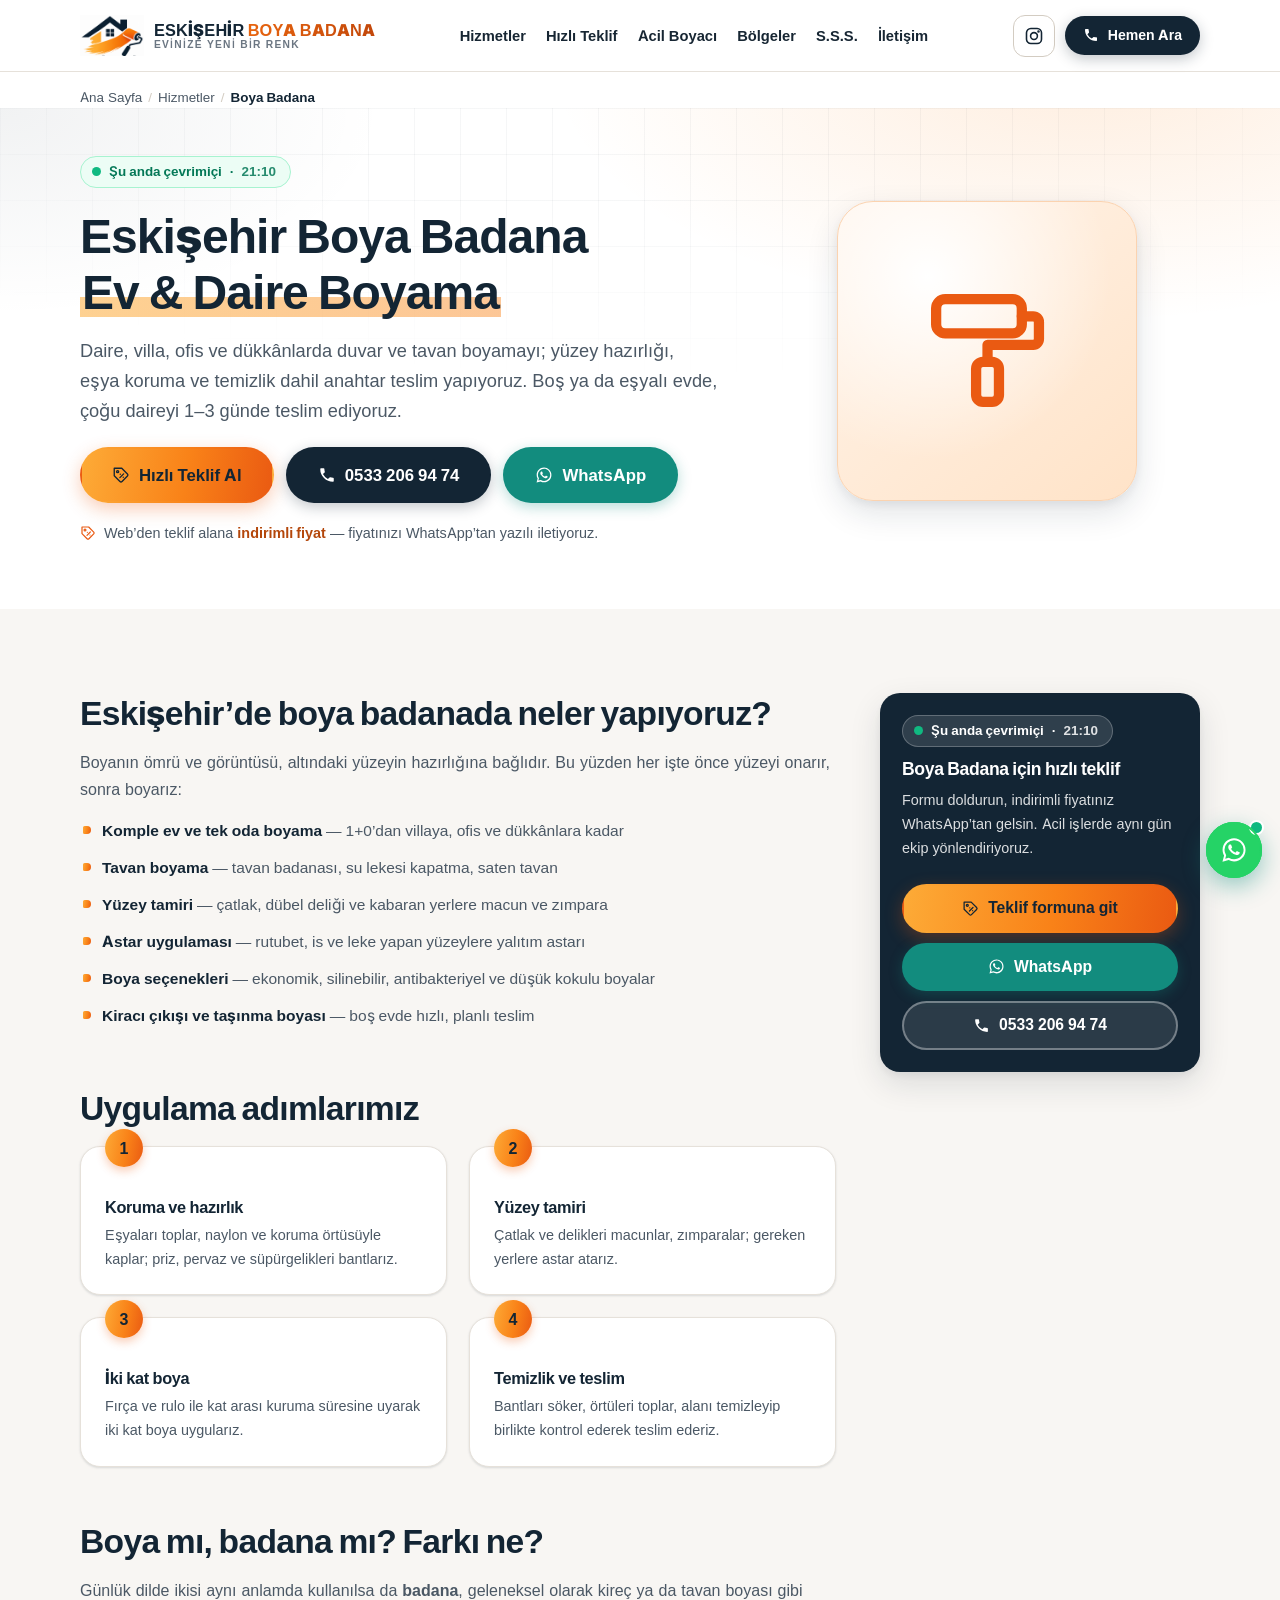
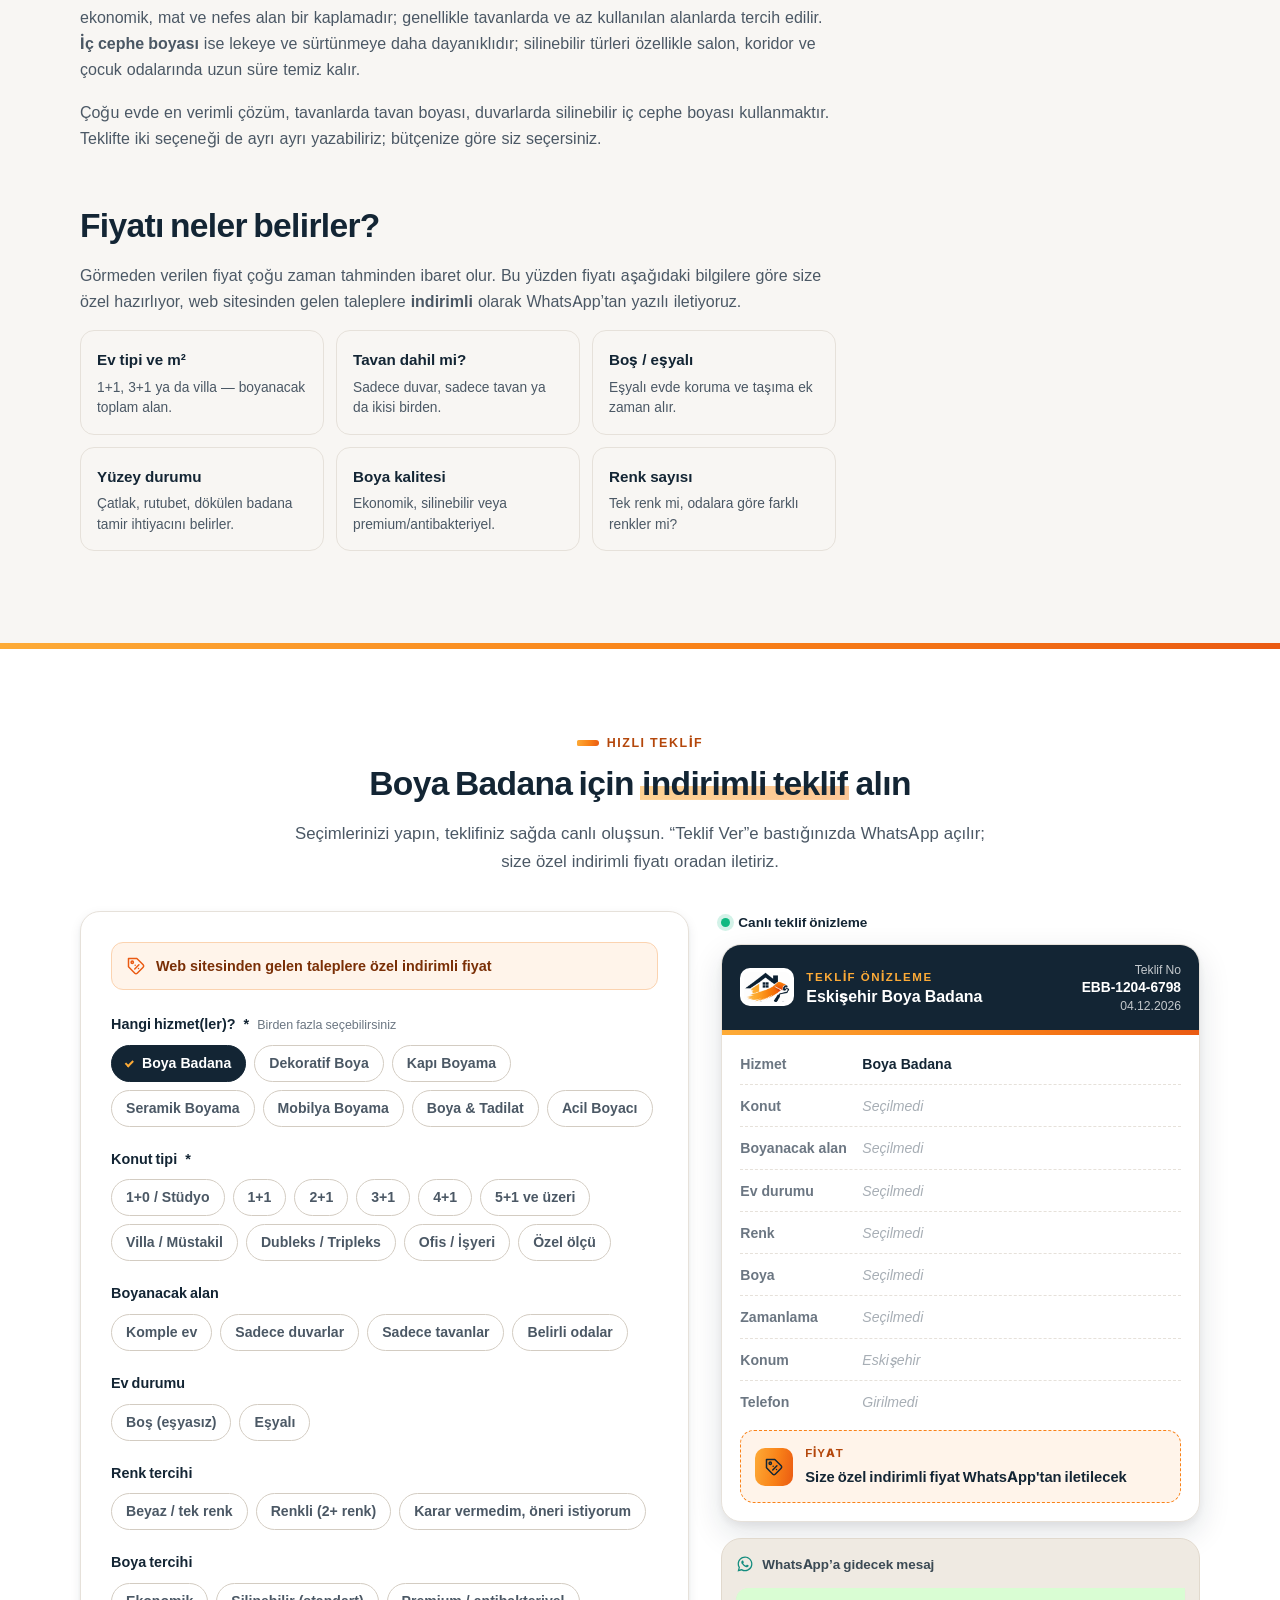
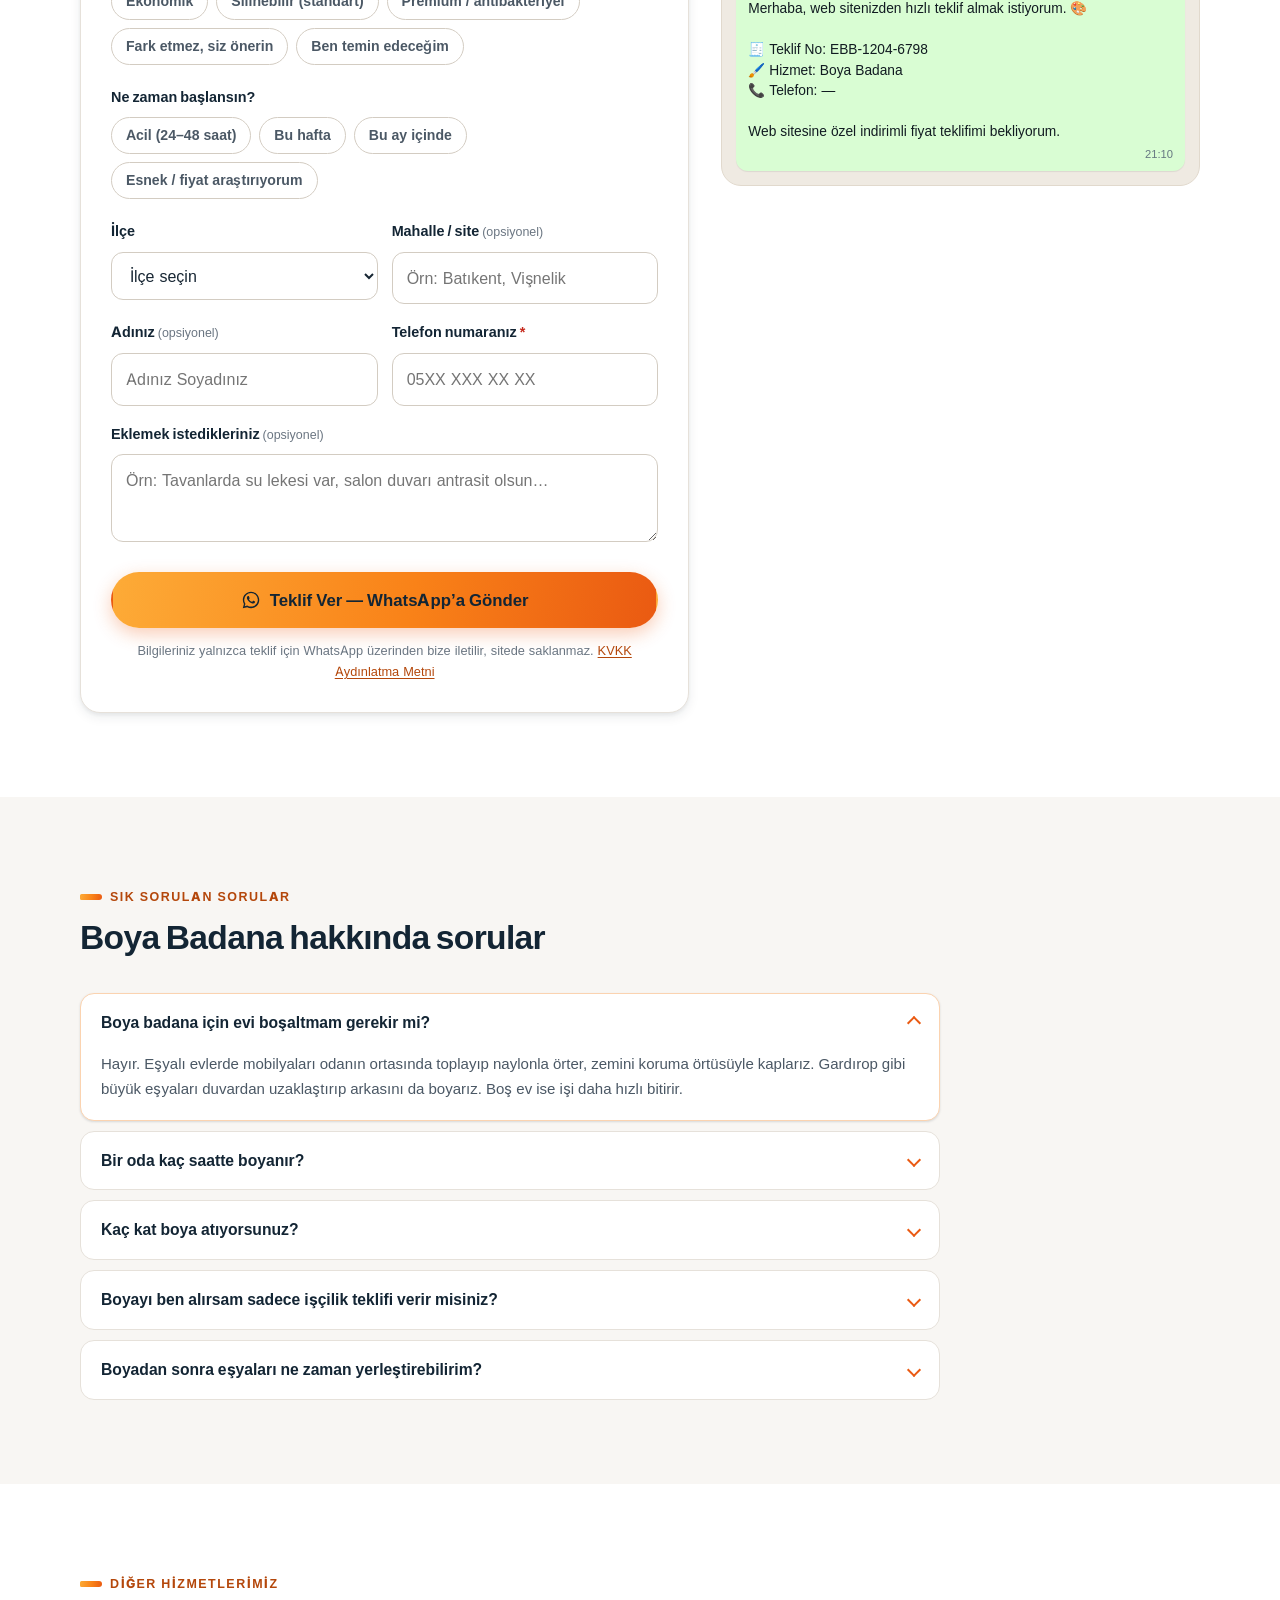
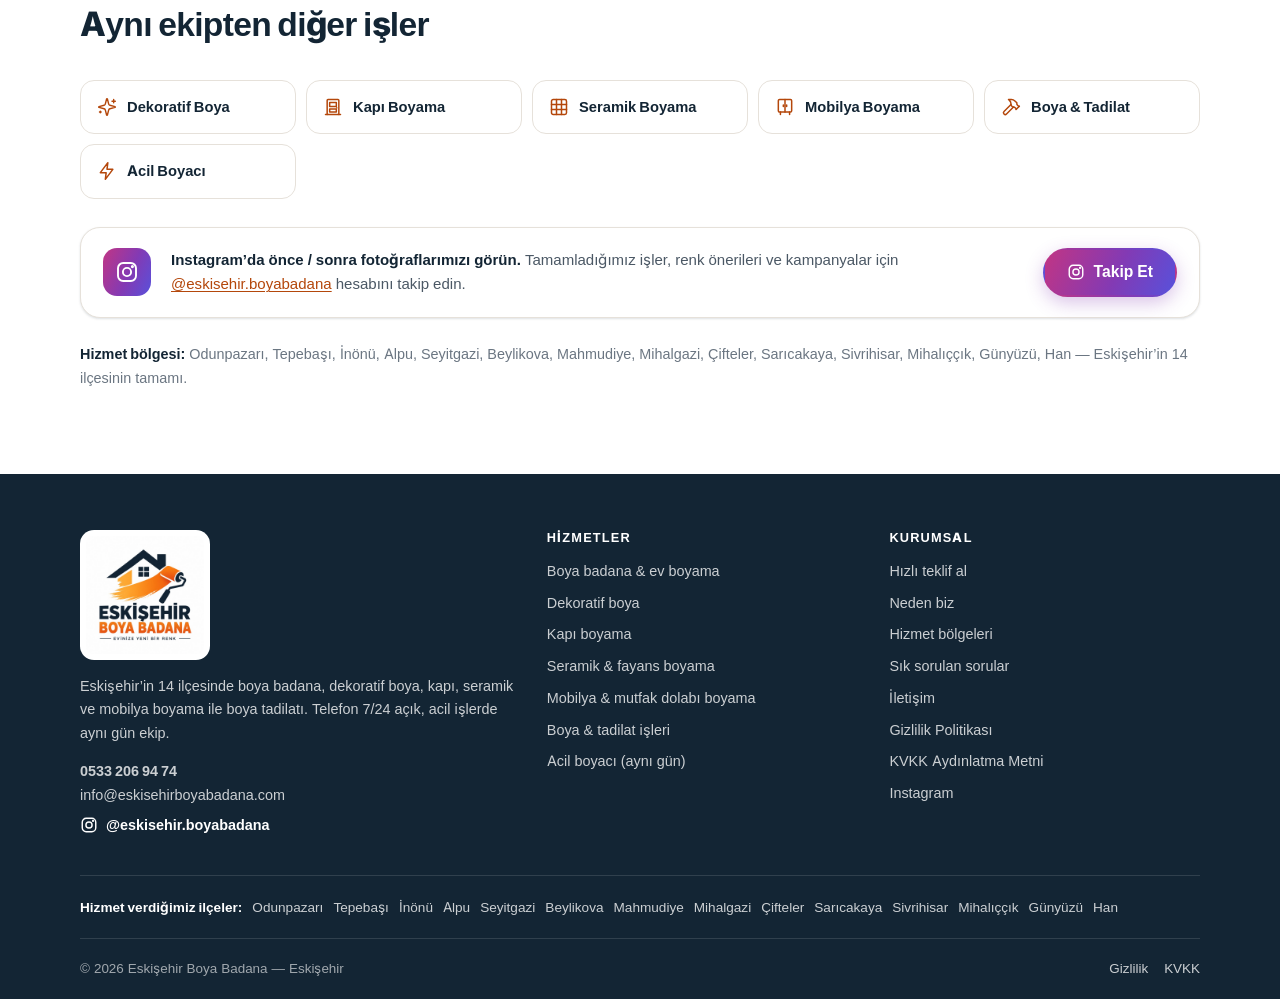
<file: boya-badana/index.html>
<!DOCTYPE html>
<html lang="tr">
<head>
<meta charset="utf-8">
<meta name="viewport" content="width=device-width, initial-scale=1">

<title>Eskişehir Boya Badana | Ev &amp; Daire Boyama Ustası</title>
<meta name="description" content="Eskişehir boya badana: 1+1, 2+1, 3+1 daire ve villa boyama. Koruma örtüsü, macun-zımpara-astar dahil temiz teslim. Hızlı teklif al, web’e özel indirim.">
<meta name="keywords" content="eskişehir boya badana, eskişehir boyacı, eskişehir boya ustası, ev boyama eskişehir, daire boyama, badana ustası eskişehir, odunpazarı boyacı, tepebaşı boyacı">
<meta name="robots" content="index,follow,max-image-preview:large,max-snippet:-1,max-video-preview:-1">
<meta name="author" content="Eskişehir Boya Badana">
<meta name="theme-color" content="#132534">
<link rel="canonical" href="https://eskisehirboyabadana.com/boya-badana/">

<!-- Sosyal paylaşım -->
<meta property="og:type" content="website">
<meta property="og:locale" content="tr_TR">
<meta property="og:site_name" content="Eskişehir Boya Badana">
<meta property="og:title" content="Eskişehir Boya Badana | Ev &amp; Daire Boyama Ustası">
<meta property="og:description" content="Eskişehir boya badana: 1+1, 2+1, 3+1 daire ve villa boyama. Koruma örtüsü, macun-zımpara-astar dahil temiz teslim. Hızlı teklif al, web’e özel indirim.">
<meta property="og:url" content="https://eskisehirboyabadana.com/boya-badana/">
<meta property="og:image" content="https://eskisehirboyabadana.com/assets/img/og.jpg">
<meta property="og:image:width" content="1200">
<meta property="og:image:height" content="630">
<meta property="og:image:alt" content="Eskişehir Boya Badana logosu — Evinize Yeni Bir Renk">
<meta name="twitter:card" content="summary_large_image">
<meta name="twitter:title" content="Eskişehir Boya Badana | Ev &amp; Daire Boyama Ustası">
<meta name="twitter:description" content="Eskişehir boya badana: 1+1, 2+1, 3+1 daire ve villa boyama. Koruma örtüsü, macun-zımpara-astar dahil temiz teslim. Hızlı teklif al, web’e özel indirim.">
<meta name="twitter:image" content="https://eskisehirboyabadana.com/assets/img/og.jpg">

<!-- Yerel / coğrafi -->
<meta name="geo.region" content="TR-26">
<meta name="geo.placename" content="Eskişehir">
<meta name="geo.position" content="39.7767;30.5206">
<meta name="ICBM" content="39.7767, 30.5206">

<link rel="icon" href="/assets/img/favicon.svg" type="image/svg+xml">
<link rel="apple-touch-icon" href="/assets/img/apple-touch-icon.png">
<link rel="manifest" href="/site.webmanifest">

<link rel="preload" href="/assets/fonts/inter-var.woff2" as="font" type="font/woff2" crossorigin>
<link rel="stylesheet" href="/assets/css/style.css">

<!--
  ► YAPISAL VERİ (Google ve yapay zekâ arama motorları için)
  Telefon / sosyal medya bilgileri sayfa açılırken data/db.json'dan da tazelenir.
-->
<script type="application/ld+json" id="schema-org">
{
  "@context": "https://schema.org",
  "@graph": [
    {
      "@type": "HousePainter",
      "@id": "https://eskisehirboyabadana.com/#business",
      "name": "Eskişehir Boya Badana",
      "url": "https://eskisehirboyabadana.com/",
      "logo": "https://eskisehirboyabadana.com/assets/img/logo.jpg",
      "image": "https://eskisehirboyabadana.com/assets/img/og.jpg",
      "telephone": "+905332069474",
      "priceRange": "₺₺",
      "address": {
        "@type": "PostalAddress",
        "addressLocality": "Eskişehir",
        "addressRegion": "Eskişehir",
        "addressCountry": "TR"
      },
      "geo": {
        "@type": "GeoCoordinates",
        "latitude": 39.7767,
        "longitude": 30.5206
      },
      "openingHoursSpecification": [
        {
          "@type": "OpeningHoursSpecification",
          "dayOfWeek": [
            "Monday",
            "Tuesday",
            "Wednesday",
            "Thursday",
            "Friday",
            "Saturday",
            "Sunday"
          ],
          "opens": "00:00",
          "closes": "23:59"
        }
      ],
      "areaServed": [
        {
          "@type": "AdministrativeArea",
          "name": "Eskişehir"
        },
        {
          "@type": "City",
          "name": "Odunpazarı"
        },
        {
          "@type": "City",
          "name": "Tepebaşı"
        },
        {
          "@type": "City",
          "name": "İnönü"
        },
        {
          "@type": "City",
          "name": "Alpu"
        },
        {
          "@type": "City",
          "name": "Seyitgazi"
        },
        {
          "@type": "City",
          "name": "Beylikova"
        },
        {
          "@type": "City",
          "name": "Mahmudiye"
        },
        {
          "@type": "City",
          "name": "Mihalgazi"
        },
        {
          "@type": "City",
          "name": "Çifteler"
        },
        {
          "@type": "City",
          "name": "Sarıcakaya"
        },
        {
          "@type": "City",
          "name": "Sivrihisar"
        },
        {
          "@type": "City",
          "name": "Mihalıççık"
        },
        {
          "@type": "City",
          "name": "Günyüzü"
        },
        {
          "@type": "City",
          "name": "Han"
        }
      ],
      "sameAs": [
        "https://www.instagram.com/eskisehir.boyabadana/"
      ]
    },
    {
      "@type": "Service",
      "@id": "https://eskisehirboyabadana.com/boya-badana/#service",
      "name": "Eskişehir Boya Badana (İç Cephe Ev Boyama)",
      "serviceType": "İç cephe boya badana",
      "description": "Daire, villa, ofis ve dükkânlarda duvar ve tavan boyamayı; yüzey hazırlığı, eşya koruma ve temizlik dahil anahtar teslim yapıyoruz. Boş ya da eşyalı evde, çoğu daireyi 1–3 günde teslim ediyoruz.",
      "url": "https://eskisehirboyabadana.com/boya-badana/",
      "provider": {
        "@id": "https://eskisehirboyabadana.com/#business"
      },
      "areaServed": [
        {
          "@type": "AdministrativeArea",
          "name": "Eskişehir"
        },
        {
          "@type": "City",
          "name": "Odunpazarı"
        },
        {
          "@type": "City",
          "name": "Tepebaşı"
        },
        {
          "@type": "City",
          "name": "İnönü"
        },
        {
          "@type": "City",
          "name": "Alpu"
        },
        {
          "@type": "City",
          "name": "Seyitgazi"
        },
        {
          "@type": "City",
          "name": "Beylikova"
        },
        {
          "@type": "City",
          "name": "Mahmudiye"
        },
        {
          "@type": "City",
          "name": "Mihalgazi"
        },
        {
          "@type": "City",
          "name": "Çifteler"
        },
        {
          "@type": "City",
          "name": "Sarıcakaya"
        },
        {
          "@type": "City",
          "name": "Sivrihisar"
        },
        {
          "@type": "City",
          "name": "Mihalıççık"
        },
        {
          "@type": "City",
          "name": "Günyüzü"
        },
        {
          "@type": "City",
          "name": "Han"
        }
      ],
      "hasOfferCatalog": {
        "@type": "OfferCatalog",
        "name": "Boya Badana",
        "itemListElement": [
          {
            "@type": "Offer",
            "itemOffered": {
              "@type": "Service",
              "name": "Komple ev ve tek oda boyama"
            }
          },
          {
            "@type": "Offer",
            "itemOffered": {
              "@type": "Service",
              "name": "Tavan boyama"
            }
          },
          {
            "@type": "Offer",
            "itemOffered": {
              "@type": "Service",
              "name": "Yüzey tamiri"
            }
          },
          {
            "@type": "Offer",
            "itemOffered": {
              "@type": "Service",
              "name": "Astar uygulaması"
            }
          },
          {
            "@type": "Offer",
            "itemOffered": {
              "@type": "Service",
              "name": "Boya seçenekleri"
            }
          },
          {
            "@type": "Offer",
            "itemOffered": {
              "@type": "Service",
              "name": "Kiracı çıkışı ve taşınma boyası"
            }
          }
        ]
      }
    },
    {
      "@type": "BreadcrumbList",
      "@id": "https://eskisehirboyabadana.com/boya-badana/#breadcrumb",
      "itemListElement": [
        {
          "@type": "ListItem",
          "position": 1,
          "name": "Ana Sayfa",
          "item": "https://eskisehirboyabadana.com/"
        },
        {
          "@type": "ListItem",
          "position": 2,
          "name": "Boya Badana",
          "item": "https://eskisehirboyabadana.com/boya-badana/"
        }
      ]
    },
    {
      "@type": "WebPage",
      "@id": "https://eskisehirboyabadana.com/boya-badana/#webpage",
      "url": "https://eskisehirboyabadana.com/boya-badana/",
      "name": "Eskişehir Boya Badana | Ev & Daire Boyama Ustası",
      "description": "Eskişehir boya badana: 1+1, 2+1, 3+1 daire ve villa boyama. Koruma örtüsü, macun-zımpara-astar dahil temiz teslim. Hızlı teklif al, web’e özel indirim.",
      "isPartOf": {
        "@id": "https://eskisehirboyabadana.com/#website"
      },
      "about": {
        "@id": "https://eskisehirboyabadana.com/boya-badana/#service"
      },
      "breadcrumb": {
        "@id": "https://eskisehirboyabadana.com/boya-badana/#breadcrumb"
      },
      "inLanguage": "tr-TR"
    },
    {
      "@type": "FAQPage",
      "@id": "https://eskisehirboyabadana.com/boya-badana/#faq",
      "mainEntity": [
        {
          "@type": "Question",
          "name": "Boya badana için evi boşaltmam gerekir mi?",
          "acceptedAnswer": {
            "@type": "Answer",
            "text": "Hayır. Eşyalı evlerde mobilyaları odanın ortasında toplayıp naylonla örter, zemini koruma örtüsüyle kaplarız. Gardırop gibi büyük eşyaları duvardan uzaklaştırıp arkasını da boyarız. Boş ev ise işi daha hızlı bitirir."
          }
        },
        {
          "@type": "Question",
          "name": "Bir oda kaç saatte boyanır?",
          "acceptedAnswer": {
            "@type": "Answer",
            "text": "Ortalama bir oda, yüzey hazırlığı dahil yarım gün ile bir gün arasında boyanır. Tavan dahil edilirse veya duvarda çok sayıda çatlak varsa süre uzayabilir."
          }
        },
        {
          "@type": "Question",
          "name": "Kaç kat boya atıyorsunuz?",
          "acceptedAnswer": {
            "@type": "Answer",
            "text": "Standart uygulamamız gerekli yerlere astar ve ardından iki kat boyadır. Koyu bir renkten açık renge geçişte üçüncü kat gerekebilir; bunu teklifte önceden belirtiriz."
          }
        },
        {
          "@type": "Question",
          "name": "Boyayı ben alırsam sadece işçilik teklifi verir misiniz?",
          "acceptedAnswer": {
            "@type": "Answer",
            "text": "Evet. Malzemeli veya yalnızca işçilik olarak iki ayrı teklif verebiliyoruz. Boyayı siz alacaksanız, ihtiyacınız olan miktarı ve ürün türünü önceden söyleriz."
          }
        },
        {
          "@type": "Question",
          "name": "Boyadan sonra eşyaları ne zaman yerleştirebilirim?",
          "acceptedAnswer": {
            "@type": "Answer",
            "text": "Su bazlı iç cephe boyaları birkaç saat içinde dokunma kuruluğuna gelir. Mobilyaları duvara dayamak için en az 24 saat beklemenizi, ilk iki hafta duvarı ovalayarak silmemenizi öneririz."
          }
        }
      ]
    }
  ]
}
</script>
</head>
<body>

<a class="skip-link" href="#icerik">İçeriğe geç</a>

<!-- ============================================================ ikonlar -->
<svg width="0" height="0" style="position:absolute" aria-hidden="true" focusable="false">
  <defs>
    <symbol id="i-roller" viewBox="0 0 24 24" fill="none" stroke="currentColor" stroke-width="1.8" stroke-linecap="round" stroke-linejoin="round">
      <rect x="3" y="3" width="15" height="6" rx="1.6"/><path d="M18 6h2a1 1 0 0 1 1 1v3a1 1 0 0 1-1 1h-8v3"/><rect x="10" y="14" width="4" height="7" rx="1.2"/>
    </symbol>
    <symbol id="i-sparkle" viewBox="0 0 24 24" fill="none" stroke="currentColor" stroke-width="1.7" stroke-linecap="round" stroke-linejoin="round">
      <path d="M9.94 15.5A2 2 0 0 0 8.5 14.06l-6.14-1.58a.5.5 0 0 1 0-.96L8.5 9.94A2 2 0 0 0 9.94 8.5l1.58-6.14a.5.5 0 0 1 .96 0l1.58 6.14A2 2 0 0 0 15.5 9.94l6.14 1.58a.5.5 0 0 1 0 .96l-6.14 1.58a2 2 0 0 0-1.44 1.44l-1.58 6.14a.5.5 0 0 1-.96 0Z"/>
      <path d="M20 3v4M22 5h-4M4 17v2M5 18H3"/>
    </symbol>
    <symbol id="i-door" viewBox="0 0 24 24" fill="none" stroke="currentColor" stroke-width="1.8" stroke-linecap="round" stroke-linejoin="round">
      <path d="M3 21h18"/><path d="M5 21V4a1 1 0 0 1 1-1h12a1 1 0 0 1 1 1v17"/><path d="M8 6.5h8v5H8zM8 14.5h8V18H8z"/><path d="M16.5 12.8v.4"/>
    </symbol>
    <symbol id="i-tiles" viewBox="0 0 24 24" fill="none" stroke="currentColor" stroke-width="1.8" stroke-linecap="round" stroke-linejoin="round">
      <rect x="3" y="3" width="18" height="18" rx="2"/><path d="M3 9h18M3 15h18M9 3v18M15 3v18"/>
    </symbol>
    <symbol id="i-cabinet" viewBox="0 0 24 24" fill="none" stroke="currentColor" stroke-width="1.8" stroke-linecap="round" stroke-linejoin="round">
      <rect x="4" y="3" width="16" height="15" rx="1.5"/><path d="M12 3v15M10 9.5v2M14 9.5v2M6.5 18v3M17.5 18v3"/>
    </symbol>
    <symbol id="i-tools" viewBox="0 0 24 24" fill="none" stroke="currentColor" stroke-width="1.8" stroke-linecap="round" stroke-linejoin="round">
      <path d="m15 12-8.4 8.4a2.1 2.1 0 0 1-3-3L12 9"/><path d="m18 15 4-4"/>
      <path d="m21.5 11.5-1.9-1.9A2 2 0 0 1 19 8.2V7l-2.3-2.3a6 6 0 0 0-4.2-1.7L9 3l.9.8A6.2 6.2 0 0 1 12 8.4V10l2 2h1.2a2 2 0 0 1 1.4.6l1.9 1.9"/>
    </symbol>
    <symbol id="i-bolt" viewBox="0 0 24 24" fill="none" stroke="currentColor" stroke-width="1.8" stroke-linecap="round" stroke-linejoin="round">
      <path d="M13 2 4 14h7l-1 8 9-12h-7l1-8Z"/>
    </symbol>
    <symbol id="i-palette" viewBox="0 0 24 24" fill="none" stroke="currentColor" stroke-width="1.8" stroke-linecap="round" stroke-linejoin="round">
      <path d="M12 3a9 9 0 1 0 0 18c1.1 0 1.8-.9 1.8-1.9 0-.5-.2-.9-.5-1.3-.3-.3-.5-.8-.5-1.2 0-1 .8-1.8 1.8-1.8H17a4 4 0 0 0 4-4C21 6.6 17 3 12 3Z"/>
      <circle cx="7.5" cy="11.5" r="1.1"/><circle cx="9.5" cy="7.5" r="1.1"/><circle cx="14.5" cy="7.5" r="1.1"/>
    </symbol>
    <symbol id="i-clock" viewBox="0 0 24 24" fill="none" stroke="currentColor" stroke-width="1.8" stroke-linecap="round" stroke-linejoin="round">
      <circle cx="12" cy="12" r="9"/><path d="M12 7v5.2l3.2 2"/>
    </symbol>
    <symbol id="i-shield" viewBox="0 0 24 24" fill="none" stroke="currentColor" stroke-width="1.8" stroke-linecap="round" stroke-linejoin="round">
      <path d="M12 3 5 6v5.5c0 4.3 2.9 8.2 7 9.5 4.1-1.3 7-5.2 7-9.5V6Z"/><path d="m9 12 2 2 4-4"/>
    </symbol>
    <symbol id="i-tag" viewBox="0 0 24 24" fill="none" stroke="currentColor" stroke-width="1.8" stroke-linecap="round" stroke-linejoin="round">
      <path d="M20.6 13.4 13.4 20.6a2 2 0 0 1-2.8 0L3 13V3h10l7.6 7.6a2 2 0 0 1 0 2.8Z"/><circle cx="7.5" cy="7.5" r="1.4"/><path d="m10.5 15.5 5-5M11 11h.01M15 15h.01"/>
    </symbol>
    <symbol id="i-check" viewBox="0 0 24 24" fill="none" stroke="currentColor" stroke-width="3" stroke-linecap="round" stroke-linejoin="round">
      <path d="m5 12.5 4.5 4.5L19 7.5"/>
    </symbol>
    <symbol id="i-arrow" viewBox="0 0 24 24" fill="none" stroke="currentColor" stroke-width="2.2" stroke-linecap="round" stroke-linejoin="round">
      <path d="M5 12h14M13 6l6 6-6 6"/>
    </symbol>
    <symbol id="i-home" viewBox="0 0 24 24" fill="none" stroke="currentColor" stroke-width="1.8" stroke-linecap="round" stroke-linejoin="round">
      <path d="M3 11 12 4l9 7"/><path d="M5 9.8V20h14V9.8"/><path d="M10 20v-5h4v5"/>
    </symbol>
    <symbol id="i-phone" viewBox="0 0 24 24" fill="currentColor">
      <path d="M6.6 10.8a15.1 15.1 0 0 0 6.6 6.6l2.2-2.2a1 1 0 0 1 1-.25c1.1.37 2.3.57 3.6.57a1 1 0 0 1 1 1V20a1 1 0 0 1-1 1A17 17 0 0 1 3 4a1 1 0 0 1 1-1h3.5a1 1 0 0 1 1 1c0 1.25.2 2.45.57 3.57a1 1 0 0 1-.25 1Z"/>
    </symbol>
    <symbol id="i-wa" viewBox="0 0 24 24" fill="currentColor">
      <path d="M12.04 2C6.6 2 2.2 6.4 2.2 11.84c0 1.74.46 3.44 1.32 4.94L2.1 22l5.35-1.4a9.8 9.8 0 0 0 4.59 1.17h.01c5.43 0 9.84-4.4 9.84-9.84 0-2.63-1.02-5.1-2.88-6.96A9.77 9.77 0 0 0 12.04 2Zm0 17.93h-.01a8.2 8.2 0 0 1-4.16-1.14l-.3-.18-3.09.81.82-3.02-.2-.31a8.13 8.13 0 0 1-1.25-4.35 8.19 8.19 0 0 1 8.2-8.17c2.18 0 4.24.85 5.78 2.4a8.13 8.13 0 0 1 2.4 5.78c0 4.52-3.68 8.18-8.19 8.18Zm4.49-6.13c-.25-.13-1.46-.72-1.68-.8-.23-.08-.39-.13-.56.12-.16.25-.64.8-.78.97-.14.16-.29.18-.54.06a6.7 6.7 0 0 1-3.3-2.88c-.25-.43.25-.4.71-1.32.08-.16.04-.3-.02-.42-.06-.13-.56-1.34-.76-1.84-.2-.48-.4-.41-.56-.42h-.48c-.16 0-.42.06-.64.31-.22.25-.84.82-.84 2 0 1.18.86 2.32.98 2.48.12.16 1.69 2.58 4.1 3.62 1.53.66 2.13.71 2.89.6.46-.07 1.46-.6 1.67-1.18.2-.58.2-1.07.14-1.18-.06-.11-.22-.17-.47-.3Z"/>
    </symbol>
    <symbol id="i-ig" viewBox="0 0 24 24" fill="none" stroke="currentColor" stroke-width="1.9" stroke-linecap="round" stroke-linejoin="round">
      <rect x="3" y="3" width="18" height="18" rx="5.2"/><circle cx="12" cy="12" r="4.1"/><circle cx="17.4" cy="6.6" r=".6" fill="currentColor"/>
    </symbol>
    <symbol id="i-mail" viewBox="0 0 24 24" fill="none" stroke="currentColor" stroke-width="1.8" stroke-linecap="round" stroke-linejoin="round">
      <rect x="3" y="5" width="18" height="14" rx="2"/><path d="m3.5 6.5 8.5 6 8.5-6"/>
    </symbol>
    <symbol id="i-pin" viewBox="0 0 24 24" fill="none" stroke="currentColor" stroke-width="1.8" stroke-linecap="round" stroke-linejoin="round">
      <path d="M12 21s7-6 7-11a7 7 0 1 0-14 0c0 5 7 11 7 11Z"/><circle cx="12" cy="10" r="2.6"/>
    </symbol>
    <symbol id="i-chevron" viewBox="0 0 24 24" fill="none" stroke="currentColor" stroke-width="2.2" stroke-linecap="round" stroke-linejoin="round">
      <path d="m6 9 6 6 6-6"/>
    </symbol>
    <symbol id="i-menu" viewBox="0 0 24 24" fill="none" stroke="currentColor" stroke-width="2" stroke-linecap="round">
      <path d="M4 7h16M4 12h16M4 17h16"/>
    </symbol>
  </defs>
</svg>

<!-- ============================================================ header -->
<header class="site-header">
  <div class="container">
    <a class="brand" href="/" aria-label="Eskişehir Boya Badana ana sayfa">
      <img src="/assets/img/logo-mark.png" width="300" height="196" alt="Eskişehir Boya Badana logosu — ev ve boya rulosu">
      <span class="brand-text">
        <span class="brand-name">Eskişehir <b>Boya Badana</b></span>
        <span class="brand-sub">Evinize Yeni Bir Renk</span>
      </span>
    </a>

    <button class="nav-toggle" type="button" aria-label="Menüyü aç" aria-expanded="false" aria-controls="main-nav">
      <svg width="22" height="22"><use href="#i-menu"></use></svg>
    </button>

    <nav class="main-nav" id="main-nav" data-open="false" aria-label="Ana menü">
      <ul>
        <li><a href="/#hizmetler">Hizmetler</a></li>
        <li><a href="/#hizli-teklif">Hızlı Teklif</a></li>
        <li><a href="/acil-boyaci/">Acil Boyacı</a></li>
        <li><a href="/#bolgeler">Bölgeler</a></li>
        <li><a href="/#sss">S.S.S.</a></li>
        <li><a href="/#iletisim">İletişim</a></li>
      </ul>
    </nav>

    <div class="header-cta">
      <span class="chip chip-online" data-online-chip data-open="true">
        <span class="dot" aria-hidden="true"></span>
        <span data-online-text>Şu anda çevrimiçi</span>
        <span class="clock" data-clock aria-hidden="true">--:--</span>
      </span>
      <a class="icon-btn" href="https://www.instagram.com/eskisehir.boyabadana/" data-sosyal="instagram" rel="noopener" target="_blank" aria-label="Instagram’da takip edin (@eskisehir.boyabadana)">
        <svg width="20" height="20" aria-hidden="true"><use href="#i-ig"></use></svg>
      </a>
      <a class="btn btn-call btn-sm" href="tel:+905332069474" data-tel>
        <svg width="16" height="16" aria-hidden="true"><use href="#i-phone"></use></svg>
        <span>Hemen Ara</span>
      </a>
    </div>
  </div>
</header>

<main id="icerik">

<nav class="breadcrumb" aria-label="Sayfa yolu">
  <div class="container">
    <ol>
      <li><a href="/">Ana Sayfa</a></li>
      <li><a href="/#hizmetler">Hizmetler</a></li>
      <li><span aria-current="page">Boya Badana</span></li>
    </ol>
  </div>
</nav>

<!-- ============================================================ hero -->
<section class="hero page-hero">
  <div class="container">
    <div class="hero-grid">
      <div>
        <div class="hero-chips">
        <span class="chip chip-online" data-online-chip data-open="true">
          <span class="dot" aria-hidden="true"></span>
          <span data-online-text>Şu anda çevrimiçi</span>
          <span aria-hidden="true">·</span>
          <span class="clock" data-clock>--:--</span>
        </span>
        </div>

        <h1>Eskişehir Boya Badana<br><span class="accent">Ev &amp; Daire Boyama</span></h1>
        <p class="hero-lead">Daire, villa, ofis ve dükkânlarda duvar ve tavan boyamayı; yüzey hazırlığı, eşya koruma ve temizlik dahil anahtar teslim yapıyoruz. Boş ya da eşyalı evde, çoğu daireyi 1–3 günde teslim ediyoruz.</p>

        <div class="btn-row">
          <a class="btn btn-primary btn-lg" href="#hizli-teklif">
            <svg width="18" height="18" aria-hidden="true"><use href="#i-tag"></use></svg>
            Hızlı Teklif Al
          </a>
          <a class="btn btn-call btn-lg" href="tel:+905332069474" data-tel>
            <svg width="18" height="18" aria-hidden="true"><use href="#i-phone"></use></svg>
            <span data-field="contact.phoneDisplay">0533 206 94 74</span>
          </a>
          <a class="btn btn-wa btn-lg" href="https://wa.me/905332069474" data-wa data-wa-hizmet="boya badana" rel="noopener" target="_blank">
            <svg width="18" height="18" aria-hidden="true"><use href="#i-wa"></use></svg>
            WhatsApp
          </a>
        </div>

        <p class="hero-note">
          <svg width="16" height="16" aria-hidden="true" style="color:var(--orange-deep)"><use href="#i-tag"></use></svg>
          <span>Web’den teklif alana <strong>indirimli fiyat</strong> — fiyatınızı WhatsApp’tan yazılı iletiyoruz.</span>
        </p>
      </div>

      <div class="hero-visual">
        <span class="ico-big"><svg width="120" height="120" aria-hidden="true"><use href="#i-roller"></use></svg></span>
      </div>
    </div>
  </div>
</section>

<!-- ============================================================ içerik -->
<section class="tint">
  <div class="container">
    <div class="content-grid">
      <article class="prose">
        <h2>Eskişehir’de boya badanada neler yapıyoruz?</h2>
        <p>Boyanın ömrü ve görüntüsü, altındaki yüzeyin hazırlığına bağlıdır. Bu yüzden her işte önce yüzeyi onarır, sonra boyarız:</p>
        <ul class="check-list">
        <li><strong>Komple ev ve tek oda boyama</strong> — 1+0’dan villaya, ofis ve dükkânlara kadar</li>
        <li><strong>Tavan boyama</strong> — tavan badanası, su lekesi kapatma, saten tavan</li>
        <li><strong>Yüzey tamiri</strong> — çatlak, dübel deliği ve kabaran yerlere macun ve zımpara</li>
        <li><strong>Astar uygulaması</strong> — rutubet, is ve leke yapan yüzeylere yalıtım astarı</li>
        <li><strong>Boya seçenekleri</strong> — ekonomik, silinebilir, antibakteriyel ve düşük kokulu boyalar</li>
        <li><strong>Kiracı çıkışı ve taşınma boyası</strong> — boş evde hızlı, planlı teslim</li>
        </ul>

        <h2>Uygulama adımlarımız</h2>
        <div class="steps">
        <div class="step">
          <h3>Koruma ve hazırlık</h3>
          <p>Eşyaları toplar, naylon ve koruma örtüsüyle kaplar; priz, pervaz ve süpürgelikleri bantlarız.</p>
        </div>
        <div class="step">
          <h3>Yüzey tamiri</h3>
          <p>Çatlak ve delikleri macunlar, zımparalar; gereken yerlere astar atarız.</p>
        </div>
        <div class="step">
          <h3>İki kat boya</h3>
          <p>Fırça ve rulo ile kat arası kuruma süresine uyarak iki kat boya uygularız.</p>
        </div>
        <div class="step">
          <h3>Temizlik ve teslim</h3>
          <p>Bantları söker, örtüleri toplar, alanı temizleyip birlikte kontrol ederek teslim ederiz.</p>
        </div>
        </div>

        <h2>Boya mı, badana mı? Farkı ne?</h2>
      <p>Günlük dilde ikisi aynı anlamda kullanılsa da <strong>badana</strong>, geleneksel olarak kireç ya da tavan boyası gibi ekonomik, mat ve nefes alan bir kaplamadır; genellikle tavanlarda ve az kullanılan alanlarda tercih edilir. <strong>İç cephe boyası</strong> ise lekeye ve sürtünmeye daha dayanıklıdır; silinebilir türleri özellikle salon, koridor ve çocuk odalarında uzun süre temiz kalır.</p>
      <p>Çoğu evde en verimli çözüm, tavanlarda tavan boyası, duvarlarda silinebilir iç cephe boyası kullanmaktır. Teklifte iki seçeneği de ayrı ayrı yazabiliriz; bütçenize göre siz seçersiniz.</p>

        <h2>Fiyatı neler belirler?</h2>
        <p>Görmeden verilen fiyat çoğu zaman tahminden ibaret olur. Bu yüzden fiyatı aşağıdaki bilgilere göre size özel hazırlıyor, web sitesinden gelen taleplere <strong>indirimli</strong> olarak WhatsApp’tan yazılı iletiyoruz.</p>
        <div class="factor-grid">
        <div class="factor"><strong>Ev tipi ve m²</strong><span>1+1, 3+1 ya da villa — boyanacak toplam alan.</span></div>
        <div class="factor"><strong>Tavan dahil mi?</strong><span>Sadece duvar, sadece tavan ya da ikisi birden.</span></div>
        <div class="factor"><strong>Boş / eşyalı</strong><span>Eşyalı evde koruma ve taşıma ek zaman alır.</span></div>
        <div class="factor"><strong>Yüzey durumu</strong><span>Çatlak, rutubet, dökülen badana tamir ihtiyacını belirler.</span></div>
        <div class="factor"><strong>Boya kalitesi</strong><span>Ekonomik, silinebilir veya premium/antibakteriyel.</span></div>
        <div class="factor"><strong>Renk sayısı</strong><span>Tek renk mi, odalara göre farklı renkler mi?</span></div>
        </div>
      </article>

      <aside class="side-card" aria-label="Hızlı iletişim">
        <span class="chip chip-online" data-online-chip data-open="true">
          <span class="dot" aria-hidden="true"></span>
          <span data-online-text>Şu anda çevrimiçi</span>
          <span aria-hidden="true">·</span>
          <span class="clock" data-clock>--:--</span>
        </span>
        <h3>Boya Badana için hızlı teklif</h3>
        <p>Formu doldurun, indirimli fiyatınız WhatsApp’tan gelsin. Acil işlerde aynı gün ekip yönlendiriyoruz.</p>
        <a class="btn btn-primary" href="#hizli-teklif"><svg width="17" height="17" aria-hidden="true"><use href="#i-tag"></use></svg> Teklif formuna git</a>
        <a class="btn btn-wa" href="https://wa.me/905332069474" data-wa data-wa-hizmet="boya badana" rel="noopener" target="_blank"><svg width="17" height="17" aria-hidden="true"><use href="#i-wa"></use></svg> WhatsApp</a>
        <a class="btn btn-ghost" href="tel:+905332069474" data-tel><svg width="17" height="17" aria-hidden="true"><use href="#i-phone"></use></svg> <span data-field="contact.phoneDisplay">0533 206 94 74</span></a>
      </aside>
    </div>
  </div>
</section>

<!-- ============================================================ hızlı teklif -->
<section id="hizli-teklif" class="teklif-section">
  <div class="container">
    <div class="section-head center">
      <span class="eyebrow">Hızlı Teklif</span>
      <h2>Boya Badana için <span class="accent">indirimli teklif</span> alın</h2>
      <p>Seçimlerinizi yapın, teklifiniz sağda canlı oluşsun. “Teklif Ver”e bastığınızda WhatsApp açılır; size özel indirimli fiyatı oradan iletiriz.</p>
    </div>

    <div data-teklif data-onsecim="boya-badana">
      <div class="teklif-yukleniyor" hx-get="/partials/teklif-formu.html" hx-trigger="load" hx-swap="outerHTML">
        <p>Teklif formu yükleniyor… Beklemek istemezseniz hemen arayın ya da WhatsApp’tan yazın.</p>
        <div class="btn-row">
          <a class="btn btn-call" href="tel:+905332069474" data-tel>
            <svg width="17" height="17" aria-hidden="true"><use href="#i-phone"></use></svg> <span data-field="contact.phoneDisplay">0533 206 94 74</span>
          </a>
          <a class="btn btn-wa" href="https://wa.me/905332069474" data-wa rel="noopener" target="_blank">
            <svg width="17" height="17" aria-hidden="true"><use href="#i-wa"></use></svg> WhatsApp
          </a>
        </div>
      </div>
    </div>
  </div>
</section>

<!-- ============================================================ SSS -->
<section id="sss" class="tint">
  <div class="container">
    <div class="section-head">
      <span class="eyebrow">Sık sorulan sorular</span>
      <h2>Boya Badana hakkında sorular</h2>
    </div>
    <div class="faq-list">
      <details class="faq-item" open>
        <summary>Boya badana için evi boşaltmam gerekir mi?</summary>
        <div class="answer"><p>Hayır. Eşyalı evlerde mobilyaları odanın ortasında toplayıp naylonla örter, zemini koruma örtüsüyle kaplarız. Gardırop gibi büyük eşyaları duvardan uzaklaştırıp arkasını da boyarız. Boş ev ise işi daha hızlı bitirir.</p></div>
      </details>
      <details class="faq-item">
        <summary>Bir oda kaç saatte boyanır?</summary>
        <div class="answer"><p>Ortalama bir oda, yüzey hazırlığı dahil yarım gün ile bir gün arasında boyanır. Tavan dahil edilirse veya duvarda çok sayıda çatlak varsa süre uzayabilir.</p></div>
      </details>
      <details class="faq-item">
        <summary>Kaç kat boya atıyorsunuz?</summary>
        <div class="answer"><p>Standart uygulamamız gerekli yerlere astar ve ardından iki kat boyadır. Koyu bir renkten açık renge geçişte üçüncü kat gerekebilir; bunu teklifte önceden belirtiriz.</p></div>
      </details>
      <details class="faq-item">
        <summary>Boyayı ben alırsam sadece işçilik teklifi verir misiniz?</summary>
        <div class="answer"><p>Evet. Malzemeli veya yalnızca işçilik olarak iki ayrı teklif verebiliyoruz. Boyayı siz alacaksanız, ihtiyacınız olan miktarı ve ürün türünü önceden söyleriz.</p></div>
      </details>
      <details class="faq-item">
        <summary>Boyadan sonra eşyaları ne zaman yerleştirebilirim?</summary>
        <div class="answer"><p>Su bazlı iç cephe boyaları birkaç saat içinde dokunma kuruluğuna gelir. Mobilyaları duvara dayamak için en az 24 saat beklemenizi, ilk iki hafta duvarı ovalayarak silmemenizi öneririz.</p></div>
      </details>
    </div>
  </div>
</section>

<!-- ============================================================ diğer hizmetler -->
<section>
  <div class="container">
    <div class="section-head">
      <span class="eyebrow">Diğer hizmetlerimiz</span>
      <h2>Aynı ekipten diğer işler</h2>
    </div>
    <ul class="related">
      <li><a href="/dekoratif-boya/"><svg width="20" height="20" aria-hidden="true"><use href="#i-sparkle"></use></svg> Dekoratif Boya</a></li>
      <li><a href="/kapi-boyama/"><svg width="20" height="20" aria-hidden="true"><use href="#i-door"></use></svg> Kapı Boyama</a></li>
      <li><a href="/seramik-boyama/"><svg width="20" height="20" aria-hidden="true"><use href="#i-tiles"></use></svg> Seramik Boyama</a></li>
      <li><a href="/mobilya-boyama/"><svg width="20" height="20" aria-hidden="true"><use href="#i-cabinet"></use></svg> Mobilya Boyama</a></li>
      <li><a href="/tadilat/"><svg width="20" height="20" aria-hidden="true"><use href="#i-tools"></use></svg> Boya &amp; Tadilat</a></li>
      <li><a href="/acil-boyaci/"><svg width="20" height="20" aria-hidden="true"><use href="#i-bolt"></use></svg> Acil Boyacı</a></li>
    </ul>

    <div style="margin-top:28px">
    <div class="ig-mini">
      <span class="ring"><svg width="24" height="24" aria-hidden="true"><use href="#i-ig"></use></svg></span>
      <p><strong>Instagram’da önce / sonra fotoğraflarımızı görün.</strong> Tamamladığımız işler, renk önerileri ve kampanyalar için <a href="https://www.instagram.com/eskisehir.boyabadana/" data-sosyal="instagram" rel="noopener" target="_blank"><span data-field="sosyal.instagramKullanici">@eskisehir.boyabadana</span></a> hesabını takip edin.</p>
      <a class="btn btn-ig" href="https://www.instagram.com/eskisehir.boyabadana/" data-sosyal="instagram" rel="noopener" target="_blank">
        <svg width="18" height="18" aria-hidden="true"><use href="#i-ig"></use></svg> Takip Et
      </a>
    </div>
    </div>

    <p style="margin-top:24px;color:var(--fg-muted);font-size:.9rem">
      <strong style="color:var(--navy)">Hizmet bölgesi:</strong> Odunpazarı, Tepebaşı, İnönü, Alpu, Seyitgazi, Beylikova, Mahmudiye, Mihalgazi, Çifteler, Sarıcakaya, Sivrihisar, Mihalıççık, Günyüzü, Han — Eskişehir’in 14 ilçesinin tamamı.
    </p>
  </div>
</section>

</main>

<!-- ============================================================ footer -->
<footer class="site-footer">
  <div class="container">
    <div class="footer-grid">
      <div class="footer-brand">
        <img src="/assets/img/logo.jpg" width="600" height="600" alt="Eskişehir Boya Badana — Evinize Yeni Bir Renk" loading="lazy">
        <p>Eskişehir’in 14 ilçesinde boya badana, dekoratif boya, kapı, seramik ve mobilya boyama ile boya tadilatı. Telefon 7/24 açık, acil işlerde aynı gün ekip.</p>
        <p>
          <a href="tel:+905332069474" data-tel><strong data-field="contact.phoneDisplay">0533 206 94 74</strong></a><br>
          <a href="mailto:info@eskisehirboyabadana.com" data-mail><span data-field="contact.email">info@eskisehirboyabadana.com</span></a><br>
          <a class="footer-ig" href="https://www.instagram.com/eskisehir.boyabadana/" data-sosyal="instagram" rel="noopener" target="_blank">
            <svg width="18" height="18" aria-hidden="true"><use href="#i-ig"></use></svg>
            <span data-field="sosyal.instagramKullanici">@eskisehir.boyabadana</span>
          </a>
        </p>
      </div>

      <div>
        <h4>Hizmetler</h4>
        <ul>
          <li><a href="/boya-badana/">Boya badana &amp; ev boyama</a></li>
          <li><a href="/dekoratif-boya/">Dekoratif boya</a></li>
          <li><a href="/kapi-boyama/">Kapı boyama</a></li>
          <li><a href="/seramik-boyama/">Seramik &amp; fayans boyama</a></li>
          <li><a href="/mobilya-boyama/">Mobilya &amp; mutfak dolabı boyama</a></li>
          <li><a href="/tadilat/">Boya &amp; tadilat işleri</a></li>
          <li><a href="/acil-boyaci/">Acil boyacı (aynı gün)</a></li>
        </ul>
      </div>

      <div>
        <h4>Kurumsal</h4>
        <ul>
          <li><a href="/#hizli-teklif">Hızlı teklif al</a></li>
          <li><a href="/#neden-biz">Neden biz</a></li>
          <li><a href="/#bolgeler">Hizmet bölgeleri</a></li>
          <li><a href="/#sss">Sık sorulan sorular</a></li>
          <li><a href="/#iletisim">İletişim</a></li>
          <li><a href="/gizlilik-politikasi/">Gizlilik Politikası</a></li>
          <li><a href="/kvkk-aydinlatma-metni/">KVKK Aydınlatma Metni</a></li>
          <li><a href="https://www.instagram.com/eskisehir.boyabadana/" data-sosyal="instagram" rel="noopener" target="_blank">Instagram</a></li>
          <li hidden><a href="#" data-sosyal="facebook" rel="noopener" target="_blank">Facebook</a></li>
          <li hidden><a href="#" data-sosyal="googleIsletme" rel="noopener" target="_blank">Google İşletme Profili</a></li>
        </ul>
      </div>
    </div>

    <div class="footer-districts">
      <strong style="color:#fff">Hizmet verdiğimiz ilçeler:</strong>
      <span>Odunpazarı</span><span>Tepebaşı</span><span>İnönü</span><span>Alpu</span><span>Seyitgazi</span><span>Beylikova</span><span>Mahmudiye</span><span>Mihalgazi</span><span>Çifteler</span><span>Sarıcakaya</span><span>Sivrihisar</span><span>Mihalıççık</span><span>Günyüzü</span><span>Han</span>
    </div>

    <div class="footer-bottom">
      <span>© <span data-yil>2026</span> Eskişehir Boya Badana — Eskişehir</span>
      <nav aria-label="Yasal">
        <a href="/gizlilik-politikasi/">Gizlilik</a>
        <a href="/kvkk-aydinlatma-metni/">KVKK</a>
      </nav>
    </div>
  </div>
</footer>

<!-- ============================================================ yüzen / sabit -->
<a class="wa-float" href="https://wa.me/905332069474" data-wa rel="noopener" target="_blank"
   aria-label="WhatsApp’tan yazın — telefonumuz 7/24 açık">
  <svg width="28" height="28" aria-hidden="true"><use href="#i-wa"></use></svg>
  <span class="badge" aria-hidden="true"></span>
</a>

<div class="mobile-bar">
  <a class="btn btn-call" href="tel:+905332069474" data-tel>
    <svg width="16" height="16" aria-hidden="true"><use href="#i-phone"></use></svg> Ara
  </a>
  <a class="btn btn-wa" href="https://wa.me/905332069474" data-wa rel="noopener" target="_blank">
    <svg width="16" height="16" aria-hidden="true"><use href="#i-wa"></use></svg> WhatsApp
  </a>
  <a class="btn btn-primary" href="#hizli-teklif">
    <svg width="16" height="16" aria-hidden="true"><use href="#i-tag"></use></svg> Teklif Al
  </a>
</div>

<script src="/assets/js/htmx.min.js" defer></script>
<script src="/assets/js/app.js" defer></script>
</body>
</html>
</file>
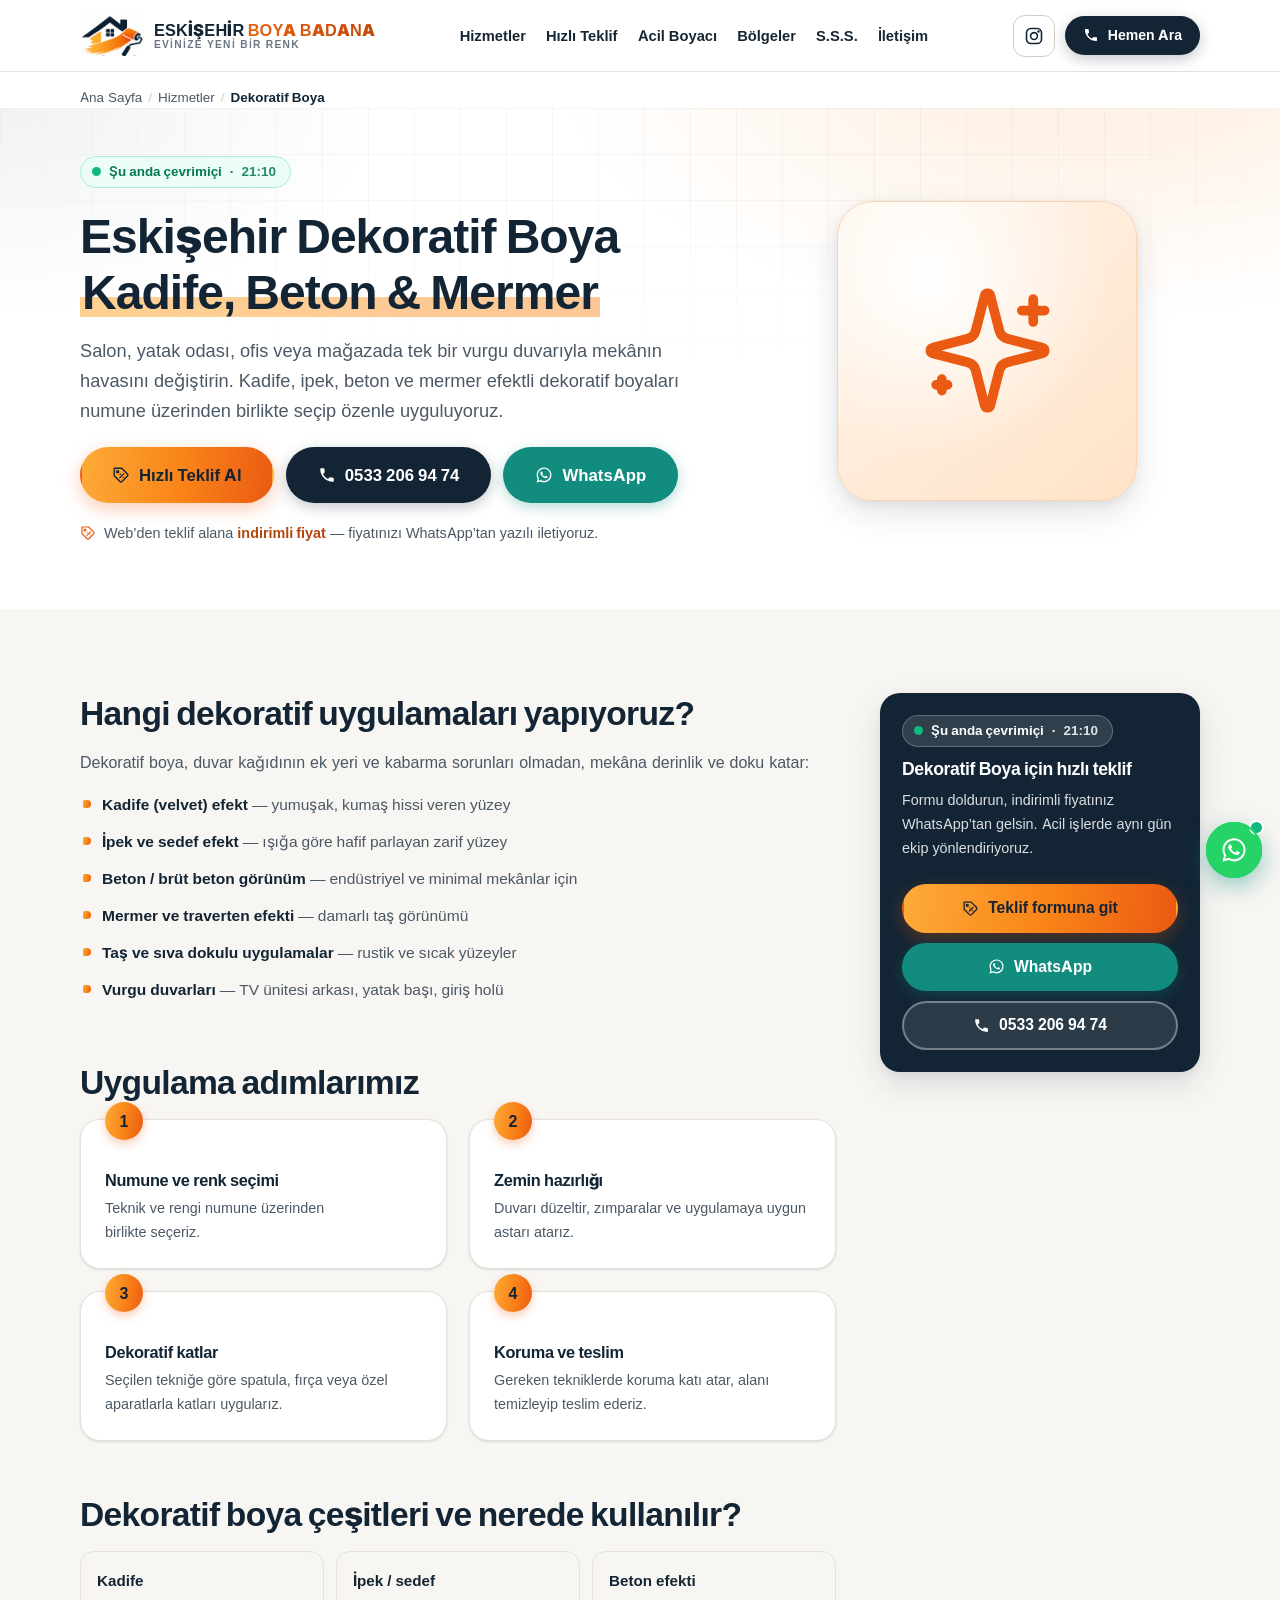
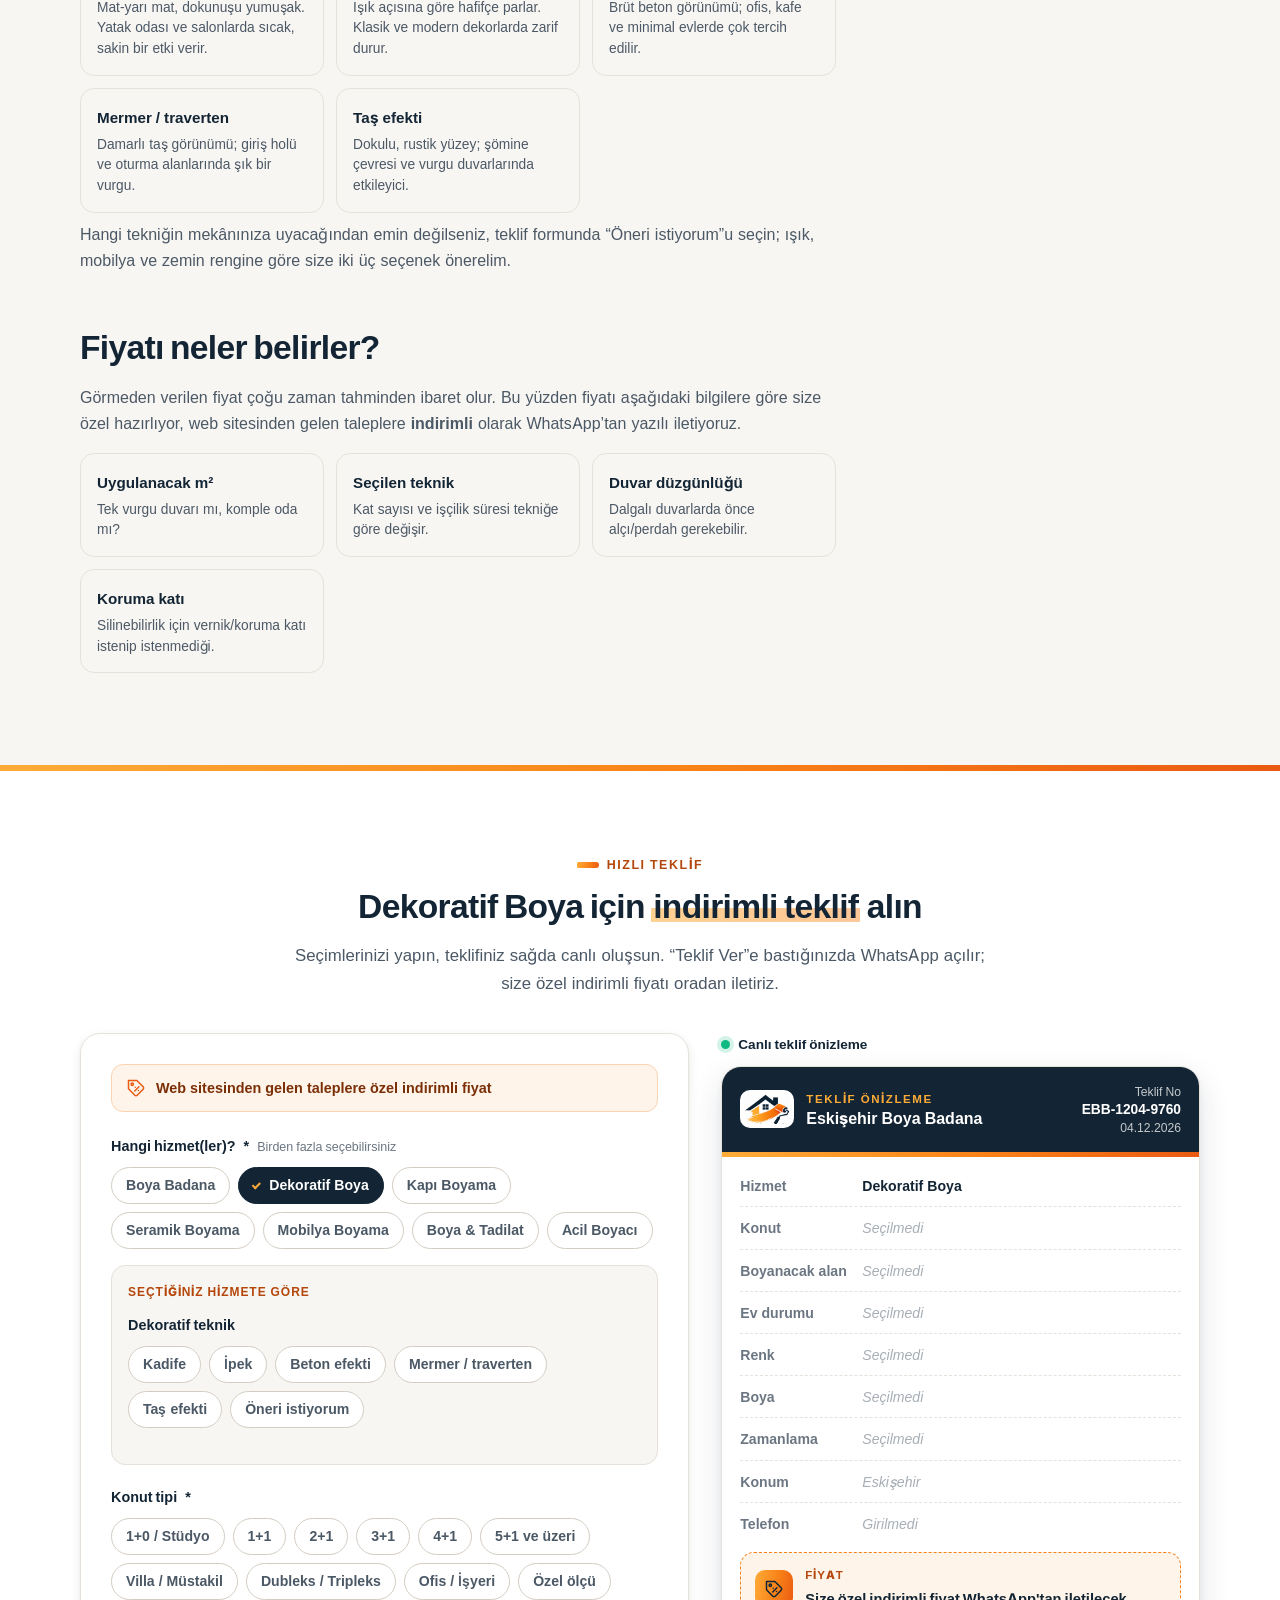
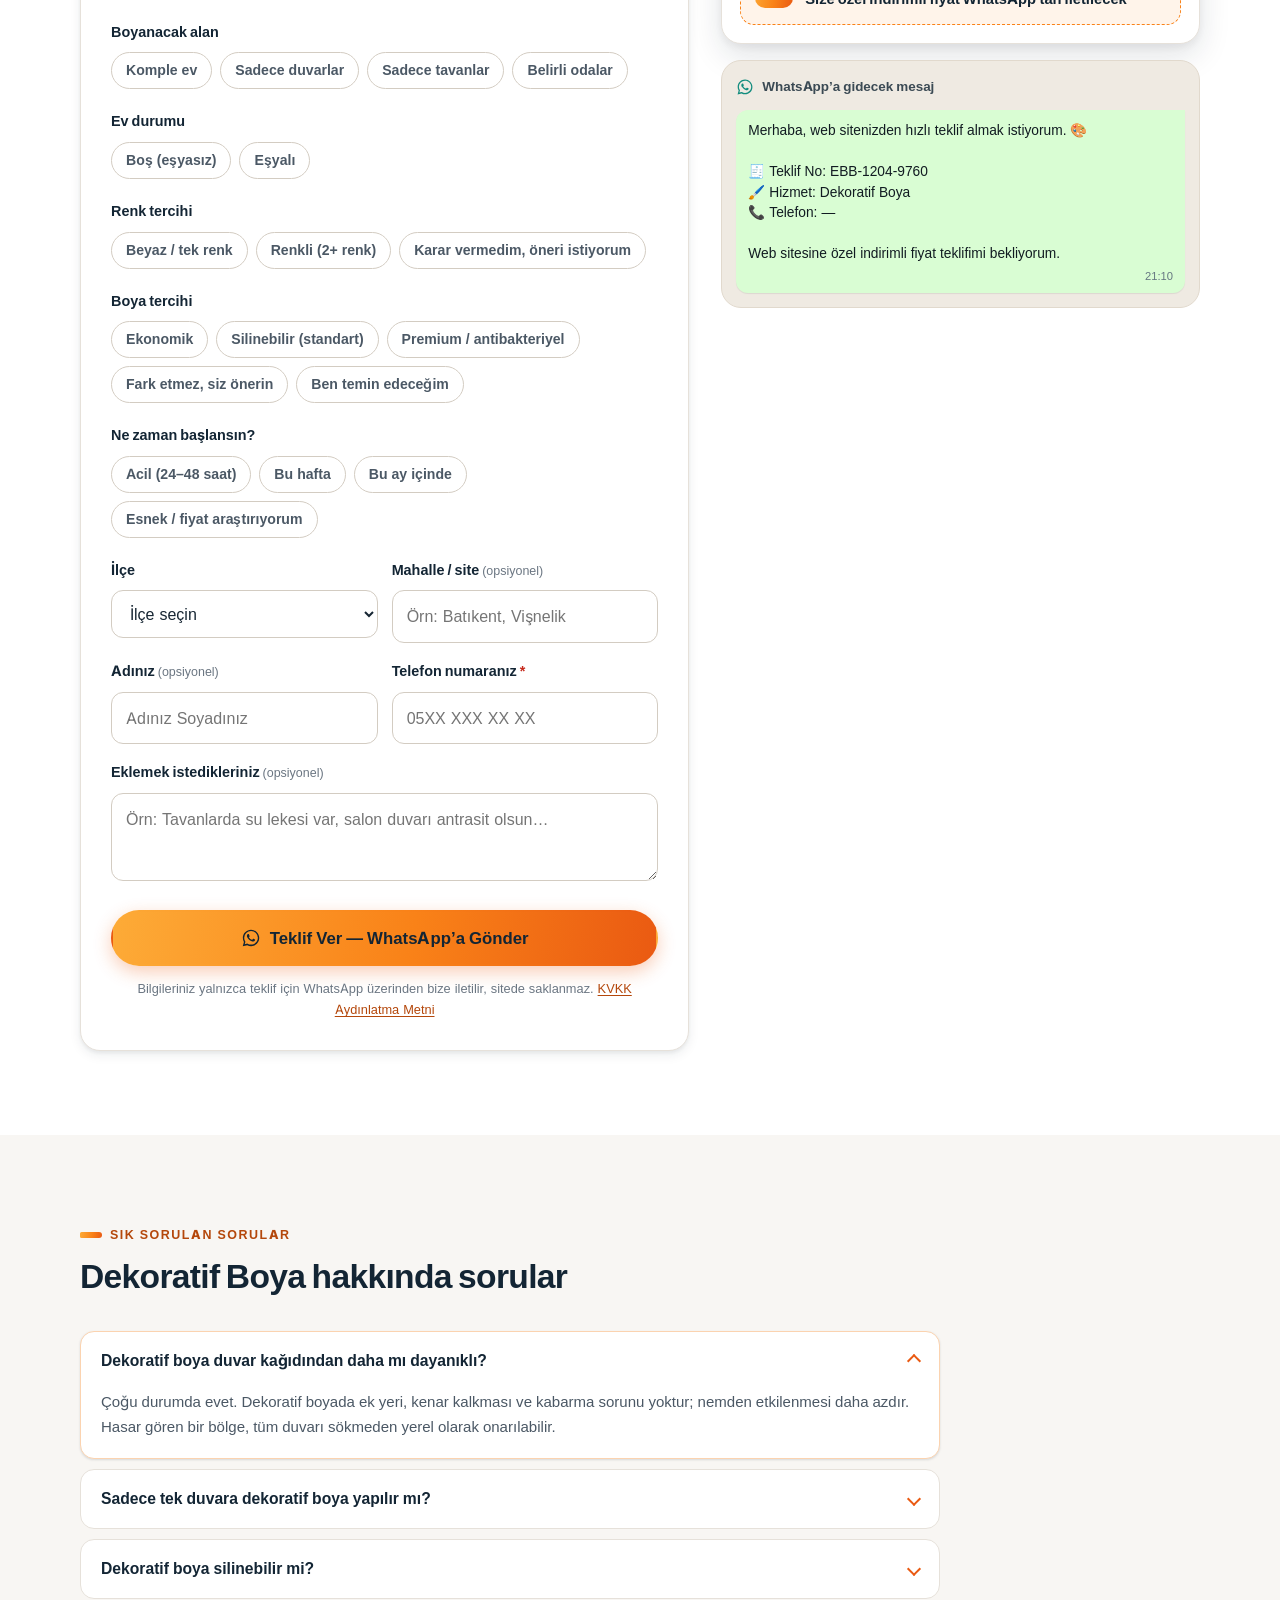
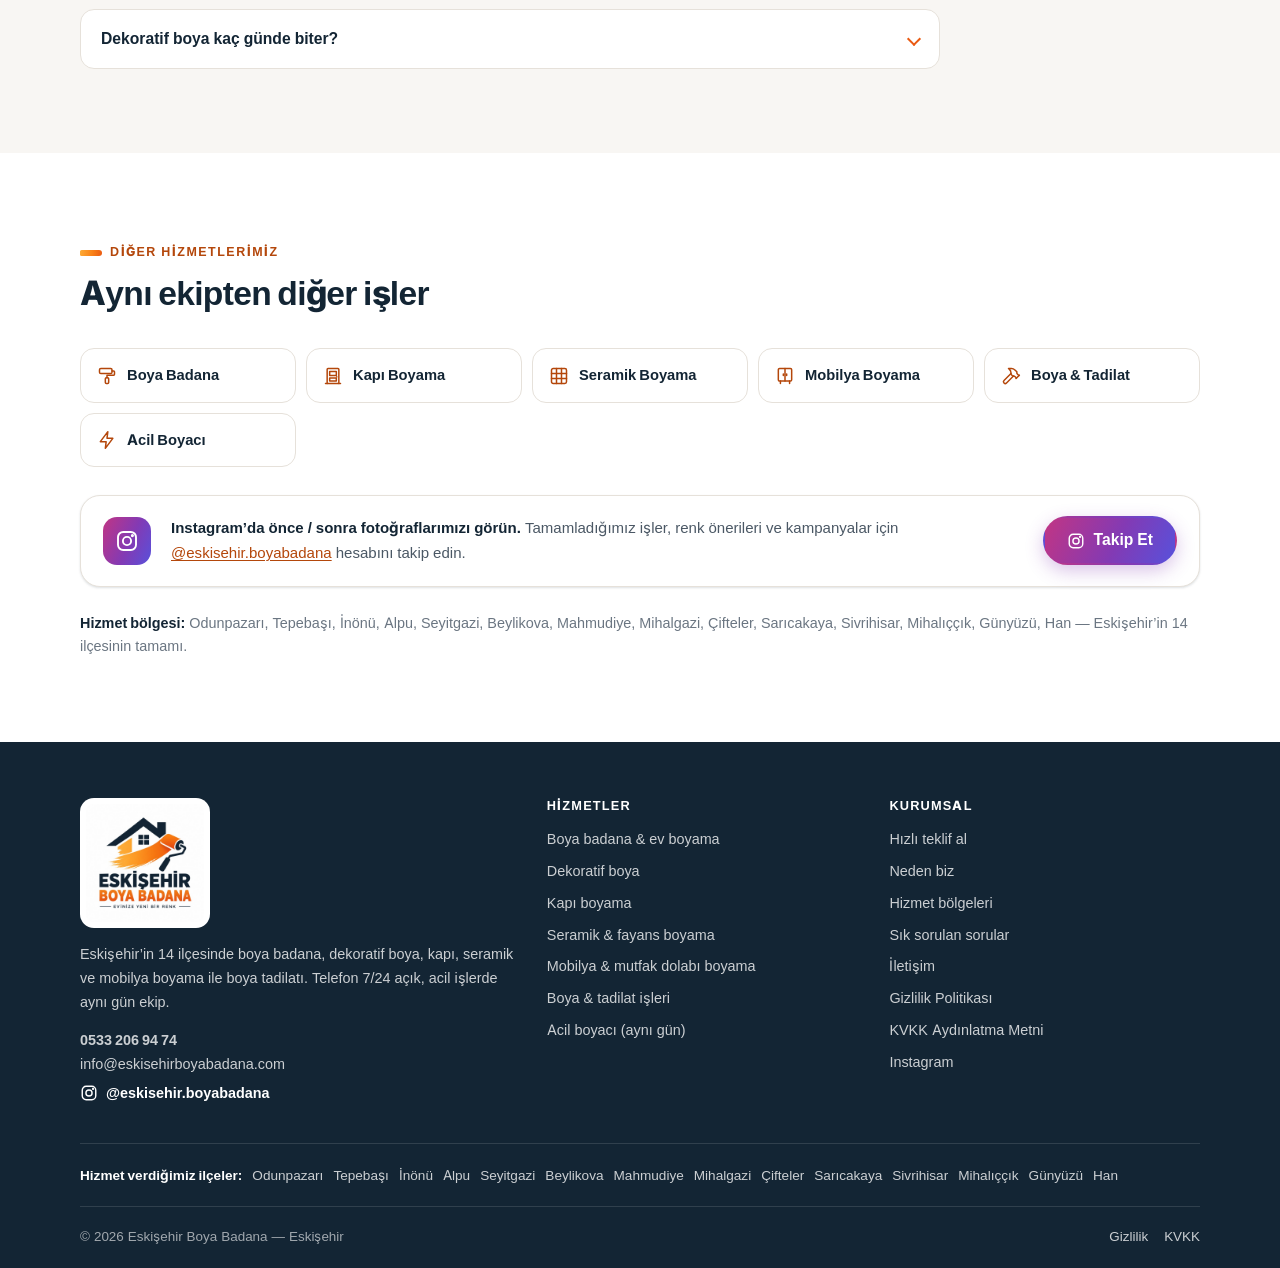
<file: dekoratif-boya/index.html>
<!DOCTYPE html>
<html lang="tr">
<head>
<meta charset="utf-8">
<meta name="viewport" content="width=device-width, initial-scale=1">

<title>Eskişehir Dekoratif Boya | Kadife, Beton &amp; Mermer Efekti</title>
<meta name="description" content="Eskişehir dekoratif boya: kadife, ipek, beton efekt, mermer ve taş efekti. Duvar kağıdına alternatif vurgu duvarları. Hızlı teklif al, indirimli fiyat.">
<meta name="keywords" content="eskişehir dekoratif boya, kadife boya eskişehir, beton efekt boya, mermer efekt boya, ipek efekt boya, dekoratif duvar boyası, vurgu duvarı boyama">
<meta name="robots" content="index,follow,max-image-preview:large,max-snippet:-1,max-video-preview:-1">
<meta name="author" content="Eskişehir Boya Badana">
<meta name="theme-color" content="#132534">
<link rel="canonical" href="https://eskisehirboyabadana.com/dekoratif-boya/">

<!-- Sosyal paylaşım -->
<meta property="og:type" content="website">
<meta property="og:locale" content="tr_TR">
<meta property="og:site_name" content="Eskişehir Boya Badana">
<meta property="og:title" content="Eskişehir Dekoratif Boya | Kadife, Beton &amp; Mermer Efekti">
<meta property="og:description" content="Eskişehir dekoratif boya: kadife, ipek, beton efekt, mermer ve taş efekti. Duvar kağıdına alternatif vurgu duvarları. Hızlı teklif al, indirimli fiyat.">
<meta property="og:url" content="https://eskisehirboyabadana.com/dekoratif-boya/">
<meta property="og:image" content="https://eskisehirboyabadana.com/assets/img/og.jpg">
<meta property="og:image:width" content="1200">
<meta property="og:image:height" content="630">
<meta property="og:image:alt" content="Eskişehir Boya Badana logosu — Evinize Yeni Bir Renk">
<meta name="twitter:card" content="summary_large_image">
<meta name="twitter:title" content="Eskişehir Dekoratif Boya | Kadife, Beton &amp; Mermer Efekti">
<meta name="twitter:description" content="Eskişehir dekoratif boya: kadife, ipek, beton efekt, mermer ve taş efekti. Duvar kağıdına alternatif vurgu duvarları. Hızlı teklif al, indirimli fiyat.">
<meta name="twitter:image" content="https://eskisehirboyabadana.com/assets/img/og.jpg">

<!-- Yerel / coğrafi -->
<meta name="geo.region" content="TR-26">
<meta name="geo.placename" content="Eskişehir">
<meta name="geo.position" content="39.7767;30.5206">
<meta name="ICBM" content="39.7767, 30.5206">

<link rel="icon" href="/assets/img/favicon.svg" type="image/svg+xml">
<link rel="apple-touch-icon" href="/assets/img/apple-touch-icon.png">
<link rel="manifest" href="/site.webmanifest">

<link rel="preload" href="/assets/fonts/inter-var.woff2" as="font" type="font/woff2" crossorigin>
<link rel="stylesheet" href="/assets/css/style.css">

<!--
  ► YAPISAL VERİ (Google ve yapay zekâ arama motorları için)
  Telefon / sosyal medya bilgileri sayfa açılırken data/db.json'dan da tazelenir.
-->
<script type="application/ld+json" id="schema-org">
{
  "@context": "https://schema.org",
  "@graph": [
    {
      "@type": "HousePainter",
      "@id": "https://eskisehirboyabadana.com/#business",
      "name": "Eskişehir Boya Badana",
      "url": "https://eskisehirboyabadana.com/",
      "logo": "https://eskisehirboyabadana.com/assets/img/logo.jpg",
      "image": "https://eskisehirboyabadana.com/assets/img/og.jpg",
      "telephone": "+905332069474",
      "priceRange": "₺₺",
      "address": {
        "@type": "PostalAddress",
        "addressLocality": "Eskişehir",
        "addressRegion": "Eskişehir",
        "addressCountry": "TR"
      },
      "geo": {
        "@type": "GeoCoordinates",
        "latitude": 39.7767,
        "longitude": 30.5206
      },
      "openingHoursSpecification": [
        {
          "@type": "OpeningHoursSpecification",
          "dayOfWeek": [
            "Monday",
            "Tuesday",
            "Wednesday",
            "Thursday",
            "Friday",
            "Saturday",
            "Sunday"
          ],
          "opens": "00:00",
          "closes": "23:59"
        }
      ],
      "areaServed": [
        {
          "@type": "AdministrativeArea",
          "name": "Eskişehir"
        },
        {
          "@type": "City",
          "name": "Odunpazarı"
        },
        {
          "@type": "City",
          "name": "Tepebaşı"
        },
        {
          "@type": "City",
          "name": "İnönü"
        },
        {
          "@type": "City",
          "name": "Alpu"
        },
        {
          "@type": "City",
          "name": "Seyitgazi"
        },
        {
          "@type": "City",
          "name": "Beylikova"
        },
        {
          "@type": "City",
          "name": "Mahmudiye"
        },
        {
          "@type": "City",
          "name": "Mihalgazi"
        },
        {
          "@type": "City",
          "name": "Çifteler"
        },
        {
          "@type": "City",
          "name": "Sarıcakaya"
        },
        {
          "@type": "City",
          "name": "Sivrihisar"
        },
        {
          "@type": "City",
          "name": "Mihalıççık"
        },
        {
          "@type": "City",
          "name": "Günyüzü"
        },
        {
          "@type": "City",
          "name": "Han"
        }
      ],
      "sameAs": [
        "https://www.instagram.com/eskisehir.boyabadana/"
      ]
    },
    {
      "@type": "Service",
      "@id": "https://eskisehirboyabadana.com/dekoratif-boya/#service",
      "name": "Eskişehir Dekoratif Boya Uygulamaları",
      "serviceType": "Dekoratif boya",
      "description": "Salon, yatak odası, ofis veya mağazada tek bir vurgu duvarıyla mekânın havasını değiştirin. Kadife, ipek, beton ve mermer efektli dekoratif boyaları numune üzerinden birlikte seçip özenle uyguluyoruz.",
      "url": "https://eskisehirboyabadana.com/dekoratif-boya/",
      "provider": {
        "@id": "https://eskisehirboyabadana.com/#business"
      },
      "areaServed": [
        {
          "@type": "AdministrativeArea",
          "name": "Eskişehir"
        },
        {
          "@type": "City",
          "name": "Odunpazarı"
        },
        {
          "@type": "City",
          "name": "Tepebaşı"
        },
        {
          "@type": "City",
          "name": "İnönü"
        },
        {
          "@type": "City",
          "name": "Alpu"
        },
        {
          "@type": "City",
          "name": "Seyitgazi"
        },
        {
          "@type": "City",
          "name": "Beylikova"
        },
        {
          "@type": "City",
          "name": "Mahmudiye"
        },
        {
          "@type": "City",
          "name": "Mihalgazi"
        },
        {
          "@type": "City",
          "name": "Çifteler"
        },
        {
          "@type": "City",
          "name": "Sarıcakaya"
        },
        {
          "@type": "City",
          "name": "Sivrihisar"
        },
        {
          "@type": "City",
          "name": "Mihalıççık"
        },
        {
          "@type": "City",
          "name": "Günyüzü"
        },
        {
          "@type": "City",
          "name": "Han"
        }
      ],
      "hasOfferCatalog": {
        "@type": "OfferCatalog",
        "name": "Dekoratif Boya",
        "itemListElement": [
          {
            "@type": "Offer",
            "itemOffered": {
              "@type": "Service",
              "name": "Kadife (velvet) efekt"
            }
          },
          {
            "@type": "Offer",
            "itemOffered": {
              "@type": "Service",
              "name": "İpek ve sedef efekt"
            }
          },
          {
            "@type": "Offer",
            "itemOffered": {
              "@type": "Service",
              "name": "Beton / brüt beton görünüm"
            }
          },
          {
            "@type": "Offer",
            "itemOffered": {
              "@type": "Service",
              "name": "Mermer ve traverten efekti"
            }
          },
          {
            "@type": "Offer",
            "itemOffered": {
              "@type": "Service",
              "name": "Taş ve sıva dokulu uygulamalar"
            }
          },
          {
            "@type": "Offer",
            "itemOffered": {
              "@type": "Service",
              "name": "Vurgu duvarları"
            }
          }
        ]
      }
    },
    {
      "@type": "BreadcrumbList",
      "@id": "https://eskisehirboyabadana.com/dekoratif-boya/#breadcrumb",
      "itemListElement": [
        {
          "@type": "ListItem",
          "position": 1,
          "name": "Ana Sayfa",
          "item": "https://eskisehirboyabadana.com/"
        },
        {
          "@type": "ListItem",
          "position": 2,
          "name": "Dekoratif Boya",
          "item": "https://eskisehirboyabadana.com/dekoratif-boya/"
        }
      ]
    },
    {
      "@type": "WebPage",
      "@id": "https://eskisehirboyabadana.com/dekoratif-boya/#webpage",
      "url": "https://eskisehirboyabadana.com/dekoratif-boya/",
      "name": "Eskişehir Dekoratif Boya | Kadife, Beton & Mermer Efekti",
      "description": "Eskişehir dekoratif boya: kadife, ipek, beton efekt, mermer ve taş efekti. Duvar kağıdına alternatif vurgu duvarları. Hızlı teklif al, indirimli fiyat.",
      "isPartOf": {
        "@id": "https://eskisehirboyabadana.com/#website"
      },
      "about": {
        "@id": "https://eskisehirboyabadana.com/dekoratif-boya/#service"
      },
      "breadcrumb": {
        "@id": "https://eskisehirboyabadana.com/dekoratif-boya/#breadcrumb"
      },
      "inLanguage": "tr-TR"
    },
    {
      "@type": "FAQPage",
      "@id": "https://eskisehirboyabadana.com/dekoratif-boya/#faq",
      "mainEntity": [
        {
          "@type": "Question",
          "name": "Dekoratif boya duvar kağıdından daha mı dayanıklı?",
          "acceptedAnswer": {
            "@type": "Answer",
            "text": "Çoğu durumda evet. Dekoratif boyada ek yeri, kenar kalkması ve kabarma sorunu yoktur; nemden etkilenmesi daha azdır. Hasar gören bir bölge, tüm duvarı sökmeden yerel olarak onarılabilir."
          }
        },
        {
          "@type": "Question",
          "name": "Sadece tek duvara dekoratif boya yapılır mı?",
          "acceptedAnswer": {
            "@type": "Answer",
            "text": "Evet, en çok tercih edilen uygulama tek bir vurgu duvarıdır. TV ünitesi arkası, yatak başı veya giriş holündeki bir duvar, odanın geri kalanını yormadan mekâna karakter katar."
          }
        },
        {
          "@type": "Question",
          "name": "Dekoratif boya silinebilir mi?",
          "acceptedAnswer": {
            "@type": "Answer",
            "text": "Ürüne ve tekniğe göre değişir. Kadife ve beton efektli uygulamalarda koruma katı atıldığında yüzey nemli bezle silinebilir hâle gelir. Teklifte koruma katını ayrıca belirtiriz."
          }
        },
        {
          "@type": "Question",
          "name": "Dekoratif boya kaç günde biter?",
          "acceptedAnswer": {
            "@type": "Answer",
            "text": "Tek bir vurgu duvarı genellikle bir günde tamamlanır. Komple oda veya çok katlı tekniklerde süre 1–2 güne çıkabilir."
          }
        }
      ]
    }
  ]
}
</script>
</head>
<body>

<a class="skip-link" href="#icerik">İçeriğe geç</a>

<!-- ============================================================ ikonlar -->
<svg width="0" height="0" style="position:absolute" aria-hidden="true" focusable="false">
  <defs>
    <symbol id="i-roller" viewBox="0 0 24 24" fill="none" stroke="currentColor" stroke-width="1.8" stroke-linecap="round" stroke-linejoin="round">
      <rect x="3" y="3" width="15" height="6" rx="1.6"/><path d="M18 6h2a1 1 0 0 1 1 1v3a1 1 0 0 1-1 1h-8v3"/><rect x="10" y="14" width="4" height="7" rx="1.2"/>
    </symbol>
    <symbol id="i-sparkle" viewBox="0 0 24 24" fill="none" stroke="currentColor" stroke-width="1.7" stroke-linecap="round" stroke-linejoin="round">
      <path d="M9.94 15.5A2 2 0 0 0 8.5 14.06l-6.14-1.58a.5.5 0 0 1 0-.96L8.5 9.94A2 2 0 0 0 9.94 8.5l1.58-6.14a.5.5 0 0 1 .96 0l1.58 6.14A2 2 0 0 0 15.5 9.94l6.14 1.58a.5.5 0 0 1 0 .96l-6.14 1.58a2 2 0 0 0-1.44 1.44l-1.58 6.14a.5.5 0 0 1-.96 0Z"/>
      <path d="M20 3v4M22 5h-4M4 17v2M5 18H3"/>
    </symbol>
    <symbol id="i-door" viewBox="0 0 24 24" fill="none" stroke="currentColor" stroke-width="1.8" stroke-linecap="round" stroke-linejoin="round">
      <path d="M3 21h18"/><path d="M5 21V4a1 1 0 0 1 1-1h12a1 1 0 0 1 1 1v17"/><path d="M8 6.5h8v5H8zM8 14.5h8V18H8z"/><path d="M16.5 12.8v.4"/>
    </symbol>
    <symbol id="i-tiles" viewBox="0 0 24 24" fill="none" stroke="currentColor" stroke-width="1.8" stroke-linecap="round" stroke-linejoin="round">
      <rect x="3" y="3" width="18" height="18" rx="2"/><path d="M3 9h18M3 15h18M9 3v18M15 3v18"/>
    </symbol>
    <symbol id="i-cabinet" viewBox="0 0 24 24" fill="none" stroke="currentColor" stroke-width="1.8" stroke-linecap="round" stroke-linejoin="round">
      <rect x="4" y="3" width="16" height="15" rx="1.5"/><path d="M12 3v15M10 9.5v2M14 9.5v2M6.5 18v3M17.5 18v3"/>
    </symbol>
    <symbol id="i-tools" viewBox="0 0 24 24" fill="none" stroke="currentColor" stroke-width="1.8" stroke-linecap="round" stroke-linejoin="round">
      <path d="m15 12-8.4 8.4a2.1 2.1 0 0 1-3-3L12 9"/><path d="m18 15 4-4"/>
      <path d="m21.5 11.5-1.9-1.9A2 2 0 0 1 19 8.2V7l-2.3-2.3a6 6 0 0 0-4.2-1.7L9 3l.9.8A6.2 6.2 0 0 1 12 8.4V10l2 2h1.2a2 2 0 0 1 1.4.6l1.9 1.9"/>
    </symbol>
    <symbol id="i-bolt" viewBox="0 0 24 24" fill="none" stroke="currentColor" stroke-width="1.8" stroke-linecap="round" stroke-linejoin="round">
      <path d="M13 2 4 14h7l-1 8 9-12h-7l1-8Z"/>
    </symbol>
    <symbol id="i-palette" viewBox="0 0 24 24" fill="none" stroke="currentColor" stroke-width="1.8" stroke-linecap="round" stroke-linejoin="round">
      <path d="M12 3a9 9 0 1 0 0 18c1.1 0 1.8-.9 1.8-1.9 0-.5-.2-.9-.5-1.3-.3-.3-.5-.8-.5-1.2 0-1 .8-1.8 1.8-1.8H17a4 4 0 0 0 4-4C21 6.6 17 3 12 3Z"/>
      <circle cx="7.5" cy="11.5" r="1.1"/><circle cx="9.5" cy="7.5" r="1.1"/><circle cx="14.5" cy="7.5" r="1.1"/>
    </symbol>
    <symbol id="i-clock" viewBox="0 0 24 24" fill="none" stroke="currentColor" stroke-width="1.8" stroke-linecap="round" stroke-linejoin="round">
      <circle cx="12" cy="12" r="9"/><path d="M12 7v5.2l3.2 2"/>
    </symbol>
    <symbol id="i-shield" viewBox="0 0 24 24" fill="none" stroke="currentColor" stroke-width="1.8" stroke-linecap="round" stroke-linejoin="round">
      <path d="M12 3 5 6v5.5c0 4.3 2.9 8.2 7 9.5 4.1-1.3 7-5.2 7-9.5V6Z"/><path d="m9 12 2 2 4-4"/>
    </symbol>
    <symbol id="i-tag" viewBox="0 0 24 24" fill="none" stroke="currentColor" stroke-width="1.8" stroke-linecap="round" stroke-linejoin="round">
      <path d="M20.6 13.4 13.4 20.6a2 2 0 0 1-2.8 0L3 13V3h10l7.6 7.6a2 2 0 0 1 0 2.8Z"/><circle cx="7.5" cy="7.5" r="1.4"/><path d="m10.5 15.5 5-5M11 11h.01M15 15h.01"/>
    </symbol>
    <symbol id="i-check" viewBox="0 0 24 24" fill="none" stroke="currentColor" stroke-width="3" stroke-linecap="round" stroke-linejoin="round">
      <path d="m5 12.5 4.5 4.5L19 7.5"/>
    </symbol>
    <symbol id="i-arrow" viewBox="0 0 24 24" fill="none" stroke="currentColor" stroke-width="2.2" stroke-linecap="round" stroke-linejoin="round">
      <path d="M5 12h14M13 6l6 6-6 6"/>
    </symbol>
    <symbol id="i-home" viewBox="0 0 24 24" fill="none" stroke="currentColor" stroke-width="1.8" stroke-linecap="round" stroke-linejoin="round">
      <path d="M3 11 12 4l9 7"/><path d="M5 9.8V20h14V9.8"/><path d="M10 20v-5h4v5"/>
    </symbol>
    <symbol id="i-phone" viewBox="0 0 24 24" fill="currentColor">
      <path d="M6.6 10.8a15.1 15.1 0 0 0 6.6 6.6l2.2-2.2a1 1 0 0 1 1-.25c1.1.37 2.3.57 3.6.57a1 1 0 0 1 1 1V20a1 1 0 0 1-1 1A17 17 0 0 1 3 4a1 1 0 0 1 1-1h3.5a1 1 0 0 1 1 1c0 1.25.2 2.45.57 3.57a1 1 0 0 1-.25 1Z"/>
    </symbol>
    <symbol id="i-wa" viewBox="0 0 24 24" fill="currentColor">
      <path d="M12.04 2C6.6 2 2.2 6.4 2.2 11.84c0 1.74.46 3.44 1.32 4.94L2.1 22l5.35-1.4a9.8 9.8 0 0 0 4.59 1.17h.01c5.43 0 9.84-4.4 9.84-9.84 0-2.63-1.02-5.1-2.88-6.96A9.77 9.77 0 0 0 12.04 2Zm0 17.93h-.01a8.2 8.2 0 0 1-4.16-1.14l-.3-.18-3.09.81.82-3.02-.2-.31a8.13 8.13 0 0 1-1.25-4.35 8.19 8.19 0 0 1 8.2-8.17c2.18 0 4.24.85 5.78 2.4a8.13 8.13 0 0 1 2.4 5.78c0 4.52-3.68 8.18-8.19 8.18Zm4.49-6.13c-.25-.13-1.46-.72-1.68-.8-.23-.08-.39-.13-.56.12-.16.25-.64.8-.78.97-.14.16-.29.18-.54.06a6.7 6.7 0 0 1-3.3-2.88c-.25-.43.25-.4.71-1.32.08-.16.04-.3-.02-.42-.06-.13-.56-1.34-.76-1.84-.2-.48-.4-.41-.56-.42h-.48c-.16 0-.42.06-.64.31-.22.25-.84.82-.84 2 0 1.18.86 2.32.98 2.48.12.16 1.69 2.58 4.1 3.62 1.53.66 2.13.71 2.89.6.46-.07 1.46-.6 1.67-1.18.2-.58.2-1.07.14-1.18-.06-.11-.22-.17-.47-.3Z"/>
    </symbol>
    <symbol id="i-ig" viewBox="0 0 24 24" fill="none" stroke="currentColor" stroke-width="1.9" stroke-linecap="round" stroke-linejoin="round">
      <rect x="3" y="3" width="18" height="18" rx="5.2"/><circle cx="12" cy="12" r="4.1"/><circle cx="17.4" cy="6.6" r=".6" fill="currentColor"/>
    </symbol>
    <symbol id="i-mail" viewBox="0 0 24 24" fill="none" stroke="currentColor" stroke-width="1.8" stroke-linecap="round" stroke-linejoin="round">
      <rect x="3" y="5" width="18" height="14" rx="2"/><path d="m3.5 6.5 8.5 6 8.5-6"/>
    </symbol>
    <symbol id="i-pin" viewBox="0 0 24 24" fill="none" stroke="currentColor" stroke-width="1.8" stroke-linecap="round" stroke-linejoin="round">
      <path d="M12 21s7-6 7-11a7 7 0 1 0-14 0c0 5 7 11 7 11Z"/><circle cx="12" cy="10" r="2.6"/>
    </symbol>
    <symbol id="i-chevron" viewBox="0 0 24 24" fill="none" stroke="currentColor" stroke-width="2.2" stroke-linecap="round" stroke-linejoin="round">
      <path d="m6 9 6 6 6-6"/>
    </symbol>
    <symbol id="i-menu" viewBox="0 0 24 24" fill="none" stroke="currentColor" stroke-width="2" stroke-linecap="round">
      <path d="M4 7h16M4 12h16M4 17h16"/>
    </symbol>
  </defs>
</svg>

<!-- ============================================================ header -->
<header class="site-header">
  <div class="container">
    <a class="brand" href="/" aria-label="Eskişehir Boya Badana ana sayfa">
      <img src="/assets/img/logo-mark.png" width="300" height="196" alt="Eskişehir Boya Badana logosu — ev ve boya rulosu">
      <span class="brand-text">
        <span class="brand-name">Eskişehir <b>Boya Badana</b></span>
        <span class="brand-sub">Evinize Yeni Bir Renk</span>
      </span>
    </a>

    <button class="nav-toggle" type="button" aria-label="Menüyü aç" aria-expanded="false" aria-controls="main-nav">
      <svg width="22" height="22"><use href="#i-menu"></use></svg>
    </button>

    <nav class="main-nav" id="main-nav" data-open="false" aria-label="Ana menü">
      <ul>
        <li><a href="/#hizmetler">Hizmetler</a></li>
        <li><a href="/#hizli-teklif">Hızlı Teklif</a></li>
        <li><a href="/acil-boyaci/">Acil Boyacı</a></li>
        <li><a href="/#bolgeler">Bölgeler</a></li>
        <li><a href="/#sss">S.S.S.</a></li>
        <li><a href="/#iletisim">İletişim</a></li>
      </ul>
    </nav>

    <div class="header-cta">
      <span class="chip chip-online" data-online-chip data-open="true">
        <span class="dot" aria-hidden="true"></span>
        <span data-online-text>Şu anda çevrimiçi</span>
        <span class="clock" data-clock aria-hidden="true">--:--</span>
      </span>
      <a class="icon-btn" href="https://www.instagram.com/eskisehir.boyabadana/" data-sosyal="instagram" rel="noopener" target="_blank" aria-label="Instagram’da takip edin (@eskisehir.boyabadana)">
        <svg width="20" height="20" aria-hidden="true"><use href="#i-ig"></use></svg>
      </a>
      <a class="btn btn-call btn-sm" href="tel:+905332069474" data-tel>
        <svg width="16" height="16" aria-hidden="true"><use href="#i-phone"></use></svg>
        <span>Hemen Ara</span>
      </a>
    </div>
  </div>
</header>

<main id="icerik">

<nav class="breadcrumb" aria-label="Sayfa yolu">
  <div class="container">
    <ol>
      <li><a href="/">Ana Sayfa</a></li>
      <li><a href="/#hizmetler">Hizmetler</a></li>
      <li><span aria-current="page">Dekoratif Boya</span></li>
    </ol>
  </div>
</nav>

<!-- ============================================================ hero -->
<section class="hero page-hero">
  <div class="container">
    <div class="hero-grid">
      <div>
        <div class="hero-chips">
        <span class="chip chip-online" data-online-chip data-open="true">
          <span class="dot" aria-hidden="true"></span>
          <span data-online-text>Şu anda çevrimiçi</span>
          <span aria-hidden="true">·</span>
          <span class="clock" data-clock>--:--</span>
        </span>
        </div>

        <h1>Eskişehir Dekoratif Boya<br><span class="accent">Kadife, Beton &amp; Mermer</span></h1>
        <p class="hero-lead">Salon, yatak odası, ofis veya mağazada tek bir vurgu duvarıyla mekânın havasını değiştirin. Kadife, ipek, beton ve mermer efektli dekoratif boyaları numune üzerinden birlikte seçip özenle uyguluyoruz.</p>

        <div class="btn-row">
          <a class="btn btn-primary btn-lg" href="#hizli-teklif">
            <svg width="18" height="18" aria-hidden="true"><use href="#i-tag"></use></svg>
            Hızlı Teklif Al
          </a>
          <a class="btn btn-call btn-lg" href="tel:+905332069474" data-tel>
            <svg width="18" height="18" aria-hidden="true"><use href="#i-phone"></use></svg>
            <span data-field="contact.phoneDisplay">0533 206 94 74</span>
          </a>
          <a class="btn btn-wa btn-lg" href="https://wa.me/905332069474" data-wa data-wa-hizmet="dekoratif boya" rel="noopener" target="_blank">
            <svg width="18" height="18" aria-hidden="true"><use href="#i-wa"></use></svg>
            WhatsApp
          </a>
        </div>

        <p class="hero-note">
          <svg width="16" height="16" aria-hidden="true" style="color:var(--orange-deep)"><use href="#i-tag"></use></svg>
          <span>Web’den teklif alana <strong>indirimli fiyat</strong> — fiyatınızı WhatsApp’tan yazılı iletiyoruz.</span>
        </p>
      </div>

      <div class="hero-visual">
        <span class="ico-big"><svg width="120" height="120" aria-hidden="true"><use href="#i-sparkle"></use></svg></span>
      </div>
    </div>
  </div>
</section>

<!-- ============================================================ içerik -->
<section class="tint">
  <div class="container">
    <div class="content-grid">
      <article class="prose">
        <h2>Hangi dekoratif uygulamaları yapıyoruz?</h2>
        <p>Dekoratif boya, duvar kağıdının ek yeri ve kabarma sorunları olmadan, mekâna derinlik ve doku katar:</p>
        <ul class="check-list">
        <li><strong>Kadife (velvet) efekt</strong> — yumuşak, kumaş hissi veren yüzey</li>
        <li><strong>İpek ve sedef efekt</strong> — ışığa göre hafif parlayan zarif yüzey</li>
        <li><strong>Beton / brüt beton görünüm</strong> — endüstriyel ve minimal mekânlar için</li>
        <li><strong>Mermer ve traverten efekti</strong> — damarlı taş görünümü</li>
        <li><strong>Taş ve sıva dokulu uygulamalar</strong> — rustik ve sıcak yüzeyler</li>
        <li><strong>Vurgu duvarları</strong> — TV ünitesi arkası, yatak başı, giriş holü</li>
        </ul>

        <h2>Uygulama adımlarımız</h2>
        <div class="steps">
        <div class="step">
          <h3>Numune ve renk seçimi</h3>
          <p>Teknik ve rengi numune üzerinden birlikte seçeriz.</p>
        </div>
        <div class="step">
          <h3>Zemin hazırlığı</h3>
          <p>Duvarı düzeltir, zımparalar ve uygulamaya uygun astarı atarız.</p>
        </div>
        <div class="step">
          <h3>Dekoratif katlar</h3>
          <p>Seçilen tekniğe göre spatula, fırça veya özel aparatlarla katları uygularız.</p>
        </div>
        <div class="step">
          <h3>Koruma ve teslim</h3>
          <p>Gereken tekniklerde koruma katı atar, alanı temizleyip teslim ederiz.</p>
        </div>
        </div>

        <h2>Dekoratif boya çeşitleri ve nerede kullanılır?</h2>
      <div class="factor-grid">
        <div class="factor"><strong>Kadife</strong><span>Mat-yarı mat, dokunuşu yumuşak. Yatak odası ve salonlarda sıcak, sakin bir etki verir.</span></div>
        <div class="factor"><strong>İpek / sedef</strong><span>Işık açısına göre hafifçe parlar. Klasik ve modern dekorlarda zarif durur.</span></div>
        <div class="factor"><strong>Beton efekti</strong><span>Brüt beton görünümü; ofis, kafe ve minimal evlerde çok tercih edilir.</span></div>
        <div class="factor"><strong>Mermer / traverten</strong><span>Damarlı taş görünümü; giriş holü ve oturma alanlarında şık bir vurgu.</span></div>
        <div class="factor"><strong>Taş efekti</strong><span>Dokulu, rustik yüzey; şömine çevresi ve vurgu duvarlarında etkileyici.</span></div>
      </div>
      <p>Hangi tekniğin mekânınıza uyacağından emin değilseniz, teklif formunda “Öneri istiyorum”u seçin; ışık, mobilya ve zemin rengine göre size iki üç seçenek önerelim.</p>

        <h2>Fiyatı neler belirler?</h2>
        <p>Görmeden verilen fiyat çoğu zaman tahminden ibaret olur. Bu yüzden fiyatı aşağıdaki bilgilere göre size özel hazırlıyor, web sitesinden gelen taleplere <strong>indirimli</strong> olarak WhatsApp’tan yazılı iletiyoruz.</p>
        <div class="factor-grid">
        <div class="factor"><strong>Uygulanacak m²</strong><span>Tek vurgu duvarı mı, komple oda mı?</span></div>
        <div class="factor"><strong>Seçilen teknik</strong><span>Kat sayısı ve işçilik süresi tekniğe göre değişir.</span></div>
        <div class="factor"><strong>Duvar düzgünlüğü</strong><span>Dalgalı duvarlarda önce alçı/perdah gerekebilir.</span></div>
        <div class="factor"><strong>Koruma katı</strong><span>Silinebilirlik için vernik/koruma katı istenip istenmediği.</span></div>
        </div>
      </article>

      <aside class="side-card" aria-label="Hızlı iletişim">
        <span class="chip chip-online" data-online-chip data-open="true">
          <span class="dot" aria-hidden="true"></span>
          <span data-online-text>Şu anda çevrimiçi</span>
          <span aria-hidden="true">·</span>
          <span class="clock" data-clock>--:--</span>
        </span>
        <h3>Dekoratif Boya için hızlı teklif</h3>
        <p>Formu doldurun, indirimli fiyatınız WhatsApp’tan gelsin. Acil işlerde aynı gün ekip yönlendiriyoruz.</p>
        <a class="btn btn-primary" href="#hizli-teklif"><svg width="17" height="17" aria-hidden="true"><use href="#i-tag"></use></svg> Teklif formuna git</a>
        <a class="btn btn-wa" href="https://wa.me/905332069474" data-wa data-wa-hizmet="dekoratif boya" rel="noopener" target="_blank"><svg width="17" height="17" aria-hidden="true"><use href="#i-wa"></use></svg> WhatsApp</a>
        <a class="btn btn-ghost" href="tel:+905332069474" data-tel><svg width="17" height="17" aria-hidden="true"><use href="#i-phone"></use></svg> <span data-field="contact.phoneDisplay">0533 206 94 74</span></a>
      </aside>
    </div>
  </div>
</section>

<!-- ============================================================ hızlı teklif -->
<section id="hizli-teklif" class="teklif-section">
  <div class="container">
    <div class="section-head center">
      <span class="eyebrow">Hızlı Teklif</span>
      <h2>Dekoratif Boya için <span class="accent">indirimli teklif</span> alın</h2>
      <p>Seçimlerinizi yapın, teklifiniz sağda canlı oluşsun. “Teklif Ver”e bastığınızda WhatsApp açılır; size özel indirimli fiyatı oradan iletiriz.</p>
    </div>

    <div data-teklif data-onsecim="dekoratif-boya">
      <div class="teklif-yukleniyor" hx-get="/partials/teklif-formu.html" hx-trigger="load" hx-swap="outerHTML">
        <p>Teklif formu yükleniyor… Beklemek istemezseniz hemen arayın ya da WhatsApp’tan yazın.</p>
        <div class="btn-row">
          <a class="btn btn-call" href="tel:+905332069474" data-tel>
            <svg width="17" height="17" aria-hidden="true"><use href="#i-phone"></use></svg> <span data-field="contact.phoneDisplay">0533 206 94 74</span>
          </a>
          <a class="btn btn-wa" href="https://wa.me/905332069474" data-wa rel="noopener" target="_blank">
            <svg width="17" height="17" aria-hidden="true"><use href="#i-wa"></use></svg> WhatsApp
          </a>
        </div>
      </div>
    </div>
  </div>
</section>

<!-- ============================================================ SSS -->
<section id="sss" class="tint">
  <div class="container">
    <div class="section-head">
      <span class="eyebrow">Sık sorulan sorular</span>
      <h2>Dekoratif Boya hakkında sorular</h2>
    </div>
    <div class="faq-list">
      <details class="faq-item" open>
        <summary>Dekoratif boya duvar kağıdından daha mı dayanıklı?</summary>
        <div class="answer"><p>Çoğu durumda evet. Dekoratif boyada ek yeri, kenar kalkması ve kabarma sorunu yoktur; nemden etkilenmesi daha azdır. Hasar gören bir bölge, tüm duvarı sökmeden yerel olarak onarılabilir.</p></div>
      </details>
      <details class="faq-item">
        <summary>Sadece tek duvara dekoratif boya yapılır mı?</summary>
        <div class="answer"><p>Evet, en çok tercih edilen uygulama tek bir vurgu duvarıdır. TV ünitesi arkası, yatak başı veya giriş holündeki bir duvar, odanın geri kalanını yormadan mekâna karakter katar.</p></div>
      </details>
      <details class="faq-item">
        <summary>Dekoratif boya silinebilir mi?</summary>
        <div class="answer"><p>Ürüne ve tekniğe göre değişir. Kadife ve beton efektli uygulamalarda koruma katı atıldığında yüzey nemli bezle silinebilir hâle gelir. Teklifte koruma katını ayrıca belirtiriz.</p></div>
      </details>
      <details class="faq-item">
        <summary>Dekoratif boya kaç günde biter?</summary>
        <div class="answer"><p>Tek bir vurgu duvarı genellikle bir günde tamamlanır. Komple oda veya çok katlı tekniklerde süre 1–2 güne çıkabilir.</p></div>
      </details>
    </div>
  </div>
</section>

<!-- ============================================================ diğer hizmetler -->
<section>
  <div class="container">
    <div class="section-head">
      <span class="eyebrow">Diğer hizmetlerimiz</span>
      <h2>Aynı ekipten diğer işler</h2>
    </div>
    <ul class="related">
      <li><a href="/boya-badana/"><svg width="20" height="20" aria-hidden="true"><use href="#i-roller"></use></svg> Boya Badana</a></li>
      <li><a href="/kapi-boyama/"><svg width="20" height="20" aria-hidden="true"><use href="#i-door"></use></svg> Kapı Boyama</a></li>
      <li><a href="/seramik-boyama/"><svg width="20" height="20" aria-hidden="true"><use href="#i-tiles"></use></svg> Seramik Boyama</a></li>
      <li><a href="/mobilya-boyama/"><svg width="20" height="20" aria-hidden="true"><use href="#i-cabinet"></use></svg> Mobilya Boyama</a></li>
      <li><a href="/tadilat/"><svg width="20" height="20" aria-hidden="true"><use href="#i-tools"></use></svg> Boya &amp; Tadilat</a></li>
      <li><a href="/acil-boyaci/"><svg width="20" height="20" aria-hidden="true"><use href="#i-bolt"></use></svg> Acil Boyacı</a></li>
    </ul>

    <div style="margin-top:28px">
    <div class="ig-mini">
      <span class="ring"><svg width="24" height="24" aria-hidden="true"><use href="#i-ig"></use></svg></span>
      <p><strong>Instagram’da önce / sonra fotoğraflarımızı görün.</strong> Tamamladığımız işler, renk önerileri ve kampanyalar için <a href="https://www.instagram.com/eskisehir.boyabadana/" data-sosyal="instagram" rel="noopener" target="_blank"><span data-field="sosyal.instagramKullanici">@eskisehir.boyabadana</span></a> hesabını takip edin.</p>
      <a class="btn btn-ig" href="https://www.instagram.com/eskisehir.boyabadana/" data-sosyal="instagram" rel="noopener" target="_blank">
        <svg width="18" height="18" aria-hidden="true"><use href="#i-ig"></use></svg> Takip Et
      </a>
    </div>
    </div>

    <p style="margin-top:24px;color:var(--fg-muted);font-size:.9rem">
      <strong style="color:var(--navy)">Hizmet bölgesi:</strong> Odunpazarı, Tepebaşı, İnönü, Alpu, Seyitgazi, Beylikova, Mahmudiye, Mihalgazi, Çifteler, Sarıcakaya, Sivrihisar, Mihalıççık, Günyüzü, Han — Eskişehir’in 14 ilçesinin tamamı.
    </p>
  </div>
</section>

</main>

<!-- ============================================================ footer -->
<footer class="site-footer">
  <div class="container">
    <div class="footer-grid">
      <div class="footer-brand">
        <img src="/assets/img/logo.jpg" width="600" height="600" alt="Eskişehir Boya Badana — Evinize Yeni Bir Renk" loading="lazy">
        <p>Eskişehir’in 14 ilçesinde boya badana, dekoratif boya, kapı, seramik ve mobilya boyama ile boya tadilatı. Telefon 7/24 açık, acil işlerde aynı gün ekip.</p>
        <p>
          <a href="tel:+905332069474" data-tel><strong data-field="contact.phoneDisplay">0533 206 94 74</strong></a><br>
          <a href="mailto:info@eskisehirboyabadana.com" data-mail><span data-field="contact.email">info@eskisehirboyabadana.com</span></a><br>
          <a class="footer-ig" href="https://www.instagram.com/eskisehir.boyabadana/" data-sosyal="instagram" rel="noopener" target="_blank">
            <svg width="18" height="18" aria-hidden="true"><use href="#i-ig"></use></svg>
            <span data-field="sosyal.instagramKullanici">@eskisehir.boyabadana</span>
          </a>
        </p>
      </div>

      <div>
        <h4>Hizmetler</h4>
        <ul>
          <li><a href="/boya-badana/">Boya badana &amp; ev boyama</a></li>
          <li><a href="/dekoratif-boya/">Dekoratif boya</a></li>
          <li><a href="/kapi-boyama/">Kapı boyama</a></li>
          <li><a href="/seramik-boyama/">Seramik &amp; fayans boyama</a></li>
          <li><a href="/mobilya-boyama/">Mobilya &amp; mutfak dolabı boyama</a></li>
          <li><a href="/tadilat/">Boya &amp; tadilat işleri</a></li>
          <li><a href="/acil-boyaci/">Acil boyacı (aynı gün)</a></li>
        </ul>
      </div>

      <div>
        <h4>Kurumsal</h4>
        <ul>
          <li><a href="/#hizli-teklif">Hızlı teklif al</a></li>
          <li><a href="/#neden-biz">Neden biz</a></li>
          <li><a href="/#bolgeler">Hizmet bölgeleri</a></li>
          <li><a href="/#sss">Sık sorulan sorular</a></li>
          <li><a href="/#iletisim">İletişim</a></li>
          <li><a href="/gizlilik-politikasi/">Gizlilik Politikası</a></li>
          <li><a href="/kvkk-aydinlatma-metni/">KVKK Aydınlatma Metni</a></li>
          <li><a href="https://www.instagram.com/eskisehir.boyabadana/" data-sosyal="instagram" rel="noopener" target="_blank">Instagram</a></li>
          <li hidden><a href="#" data-sosyal="facebook" rel="noopener" target="_blank">Facebook</a></li>
          <li hidden><a href="#" data-sosyal="googleIsletme" rel="noopener" target="_blank">Google İşletme Profili</a></li>
        </ul>
      </div>
    </div>

    <div class="footer-districts">
      <strong style="color:#fff">Hizmet verdiğimiz ilçeler:</strong>
      <span>Odunpazarı</span><span>Tepebaşı</span><span>İnönü</span><span>Alpu</span><span>Seyitgazi</span><span>Beylikova</span><span>Mahmudiye</span><span>Mihalgazi</span><span>Çifteler</span><span>Sarıcakaya</span><span>Sivrihisar</span><span>Mihalıççık</span><span>Günyüzü</span><span>Han</span>
    </div>

    <div class="footer-bottom">
      <span>© <span data-yil>2026</span> Eskişehir Boya Badana — Eskişehir</span>
      <nav aria-label="Yasal">
        <a href="/gizlilik-politikasi/">Gizlilik</a>
        <a href="/kvkk-aydinlatma-metni/">KVKK</a>
      </nav>
    </div>
  </div>
</footer>

<!-- ============================================================ yüzen / sabit -->
<a class="wa-float" href="https://wa.me/905332069474" data-wa rel="noopener" target="_blank"
   aria-label="WhatsApp’tan yazın — telefonumuz 7/24 açık">
  <svg width="28" height="28" aria-hidden="true"><use href="#i-wa"></use></svg>
  <span class="badge" aria-hidden="true"></span>
</a>

<div class="mobile-bar">
  <a class="btn btn-call" href="tel:+905332069474" data-tel>
    <svg width="16" height="16" aria-hidden="true"><use href="#i-phone"></use></svg> Ara
  </a>
  <a class="btn btn-wa" href="https://wa.me/905332069474" data-wa rel="noopener" target="_blank">
    <svg width="16" height="16" aria-hidden="true"><use href="#i-wa"></use></svg> WhatsApp
  </a>
  <a class="btn btn-primary" href="#hizli-teklif">
    <svg width="16" height="16" aria-hidden="true"><use href="#i-tag"></use></svg> Teklif Al
  </a>
</div>

<script src="/assets/js/htmx.min.js" defer></script>
<script src="/assets/js/app.js" defer></script>
</body>
</html>
</file>
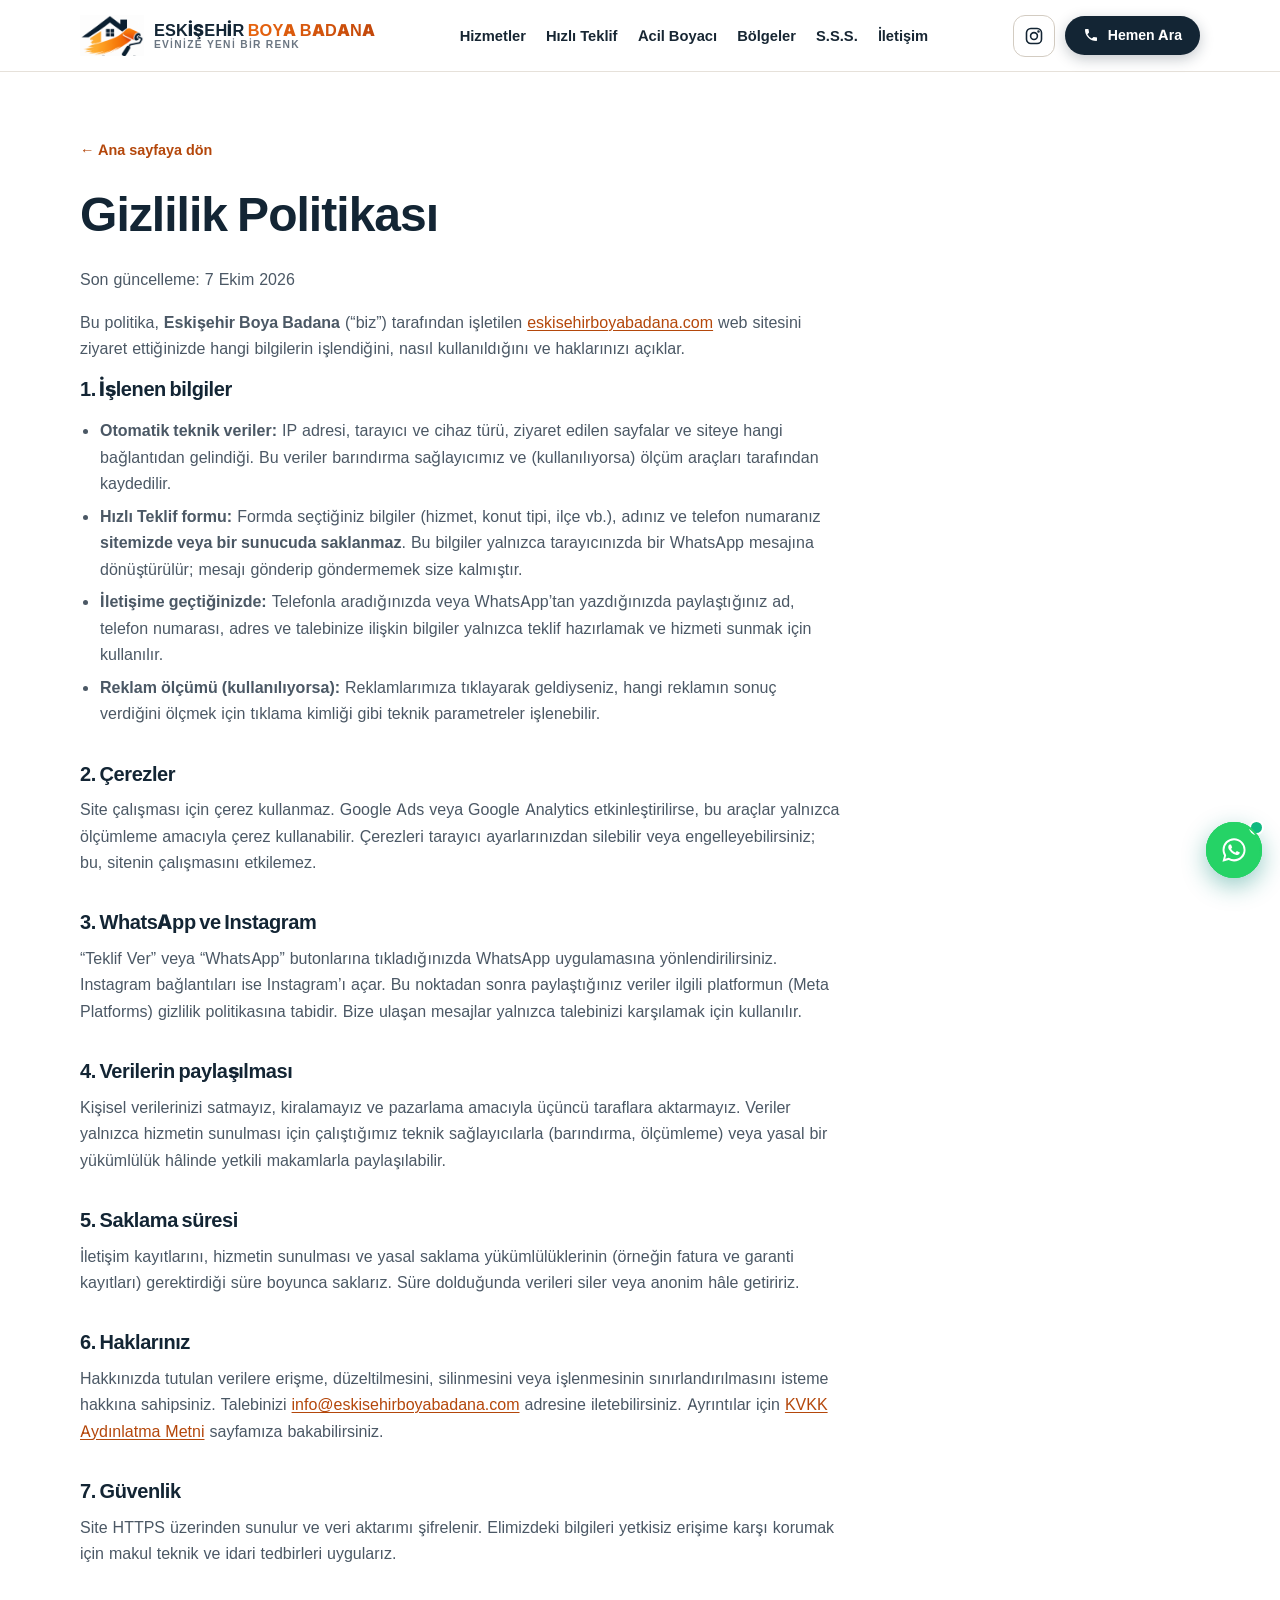
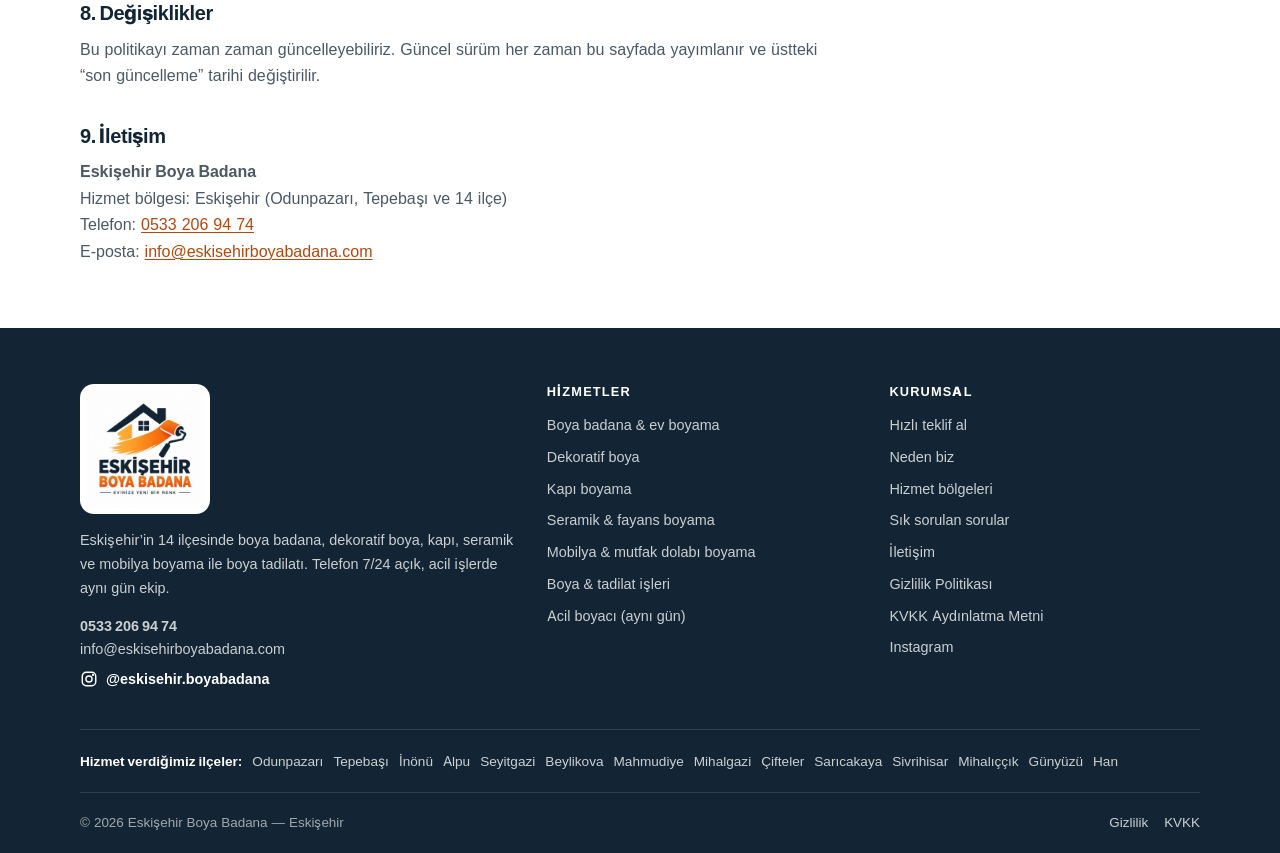
<file: gizlilik-politikasi/index.html>
<!DOCTYPE html>
<html lang="tr">
<head>
<meta charset="utf-8">
<meta name="viewport" content="width=device-width, initial-scale=1">

<title>Gizlilik Politikası — Eskişehir Boya Badana</title>
<meta name="description" content="Eskişehir Boya Badana gizlilik politikası: hangi verileri işliyoruz, Hızlı Teklif formu, çerezler, WhatsApp ve haklarınız.">
<meta name="robots" content="noindex,follow">
<meta name="author" content="Eskişehir Boya Badana">
<meta name="theme-color" content="#132534">
<link rel="canonical" href="https://eskisehirboyabadana.com/gizlilik-politikasi/">

<!-- Sosyal paylaşım -->
<meta property="og:type" content="website">
<meta property="og:locale" content="tr_TR">
<meta property="og:site_name" content="Eskişehir Boya Badana">
<meta property="og:title" content="Gizlilik Politikası — Eskişehir Boya Badana">
<meta property="og:description" content="Eskişehir Boya Badana gizlilik politikası: hangi verileri işliyoruz, Hızlı Teklif formu, çerezler, WhatsApp ve haklarınız.">
<meta property="og:url" content="https://eskisehirboyabadana.com/gizlilik-politikasi/">
<meta property="og:image" content="https://eskisehirboyabadana.com/assets/img/og.jpg">
<meta property="og:image:width" content="1200">
<meta property="og:image:height" content="630">
<meta property="og:image:alt" content="Eskişehir Boya Badana logosu — Evinize Yeni Bir Renk">
<meta name="twitter:card" content="summary_large_image">
<meta name="twitter:title" content="Gizlilik Politikası — Eskişehir Boya Badana">
<meta name="twitter:description" content="Eskişehir Boya Badana gizlilik politikası: hangi verileri işliyoruz, Hızlı Teklif formu, çerezler, WhatsApp ve haklarınız.">
<meta name="twitter:image" content="https://eskisehirboyabadana.com/assets/img/og.jpg">

<!-- Yerel / coğrafi -->
<meta name="geo.region" content="TR-26">
<meta name="geo.placename" content="Eskişehir">
<meta name="geo.position" content="39.7767;30.5206">
<meta name="ICBM" content="39.7767, 30.5206">

<link rel="icon" href="/assets/img/favicon.svg" type="image/svg+xml">
<link rel="apple-touch-icon" href="/assets/img/apple-touch-icon.png">
<link rel="manifest" href="/site.webmanifest">

<link rel="preload" href="/assets/fonts/inter-var.woff2" as="font" type="font/woff2" crossorigin>
<link rel="stylesheet" href="/assets/css/style.css">

</head>
<body>

<a class="skip-link" href="#icerik">İçeriğe geç</a>

<!-- ============================================================ ikonlar -->
<svg width="0" height="0" style="position:absolute" aria-hidden="true" focusable="false">
  <defs>
    <symbol id="i-roller" viewBox="0 0 24 24" fill="none" stroke="currentColor" stroke-width="1.8" stroke-linecap="round" stroke-linejoin="round">
      <rect x="3" y="3" width="15" height="6" rx="1.6"/><path d="M18 6h2a1 1 0 0 1 1 1v3a1 1 0 0 1-1 1h-8v3"/><rect x="10" y="14" width="4" height="7" rx="1.2"/>
    </symbol>
    <symbol id="i-sparkle" viewBox="0 0 24 24" fill="none" stroke="currentColor" stroke-width="1.7" stroke-linecap="round" stroke-linejoin="round">
      <path d="M9.94 15.5A2 2 0 0 0 8.5 14.06l-6.14-1.58a.5.5 0 0 1 0-.96L8.5 9.94A2 2 0 0 0 9.94 8.5l1.58-6.14a.5.5 0 0 1 .96 0l1.58 6.14A2 2 0 0 0 15.5 9.94l6.14 1.58a.5.5 0 0 1 0 .96l-6.14 1.58a2 2 0 0 0-1.44 1.44l-1.58 6.14a.5.5 0 0 1-.96 0Z"/>
      <path d="M20 3v4M22 5h-4M4 17v2M5 18H3"/>
    </symbol>
    <symbol id="i-door" viewBox="0 0 24 24" fill="none" stroke="currentColor" stroke-width="1.8" stroke-linecap="round" stroke-linejoin="round">
      <path d="M3 21h18"/><path d="M5 21V4a1 1 0 0 1 1-1h12a1 1 0 0 1 1 1v17"/><path d="M8 6.5h8v5H8zM8 14.5h8V18H8z"/><path d="M16.5 12.8v.4"/>
    </symbol>
    <symbol id="i-tiles" viewBox="0 0 24 24" fill="none" stroke="currentColor" stroke-width="1.8" stroke-linecap="round" stroke-linejoin="round">
      <rect x="3" y="3" width="18" height="18" rx="2"/><path d="M3 9h18M3 15h18M9 3v18M15 3v18"/>
    </symbol>
    <symbol id="i-cabinet" viewBox="0 0 24 24" fill="none" stroke="currentColor" stroke-width="1.8" stroke-linecap="round" stroke-linejoin="round">
      <rect x="4" y="3" width="16" height="15" rx="1.5"/><path d="M12 3v15M10 9.5v2M14 9.5v2M6.5 18v3M17.5 18v3"/>
    </symbol>
    <symbol id="i-tools" viewBox="0 0 24 24" fill="none" stroke="currentColor" stroke-width="1.8" stroke-linecap="round" stroke-linejoin="round">
      <path d="m15 12-8.4 8.4a2.1 2.1 0 0 1-3-3L12 9"/><path d="m18 15 4-4"/>
      <path d="m21.5 11.5-1.9-1.9A2 2 0 0 1 19 8.2V7l-2.3-2.3a6 6 0 0 0-4.2-1.7L9 3l.9.8A6.2 6.2 0 0 1 12 8.4V10l2 2h1.2a2 2 0 0 1 1.4.6l1.9 1.9"/>
    </symbol>
    <symbol id="i-bolt" viewBox="0 0 24 24" fill="none" stroke="currentColor" stroke-width="1.8" stroke-linecap="round" stroke-linejoin="round">
      <path d="M13 2 4 14h7l-1 8 9-12h-7l1-8Z"/>
    </symbol>
    <symbol id="i-palette" viewBox="0 0 24 24" fill="none" stroke="currentColor" stroke-width="1.8" stroke-linecap="round" stroke-linejoin="round">
      <path d="M12 3a9 9 0 1 0 0 18c1.1 0 1.8-.9 1.8-1.9 0-.5-.2-.9-.5-1.3-.3-.3-.5-.8-.5-1.2 0-1 .8-1.8 1.8-1.8H17a4 4 0 0 0 4-4C21 6.6 17 3 12 3Z"/>
      <circle cx="7.5" cy="11.5" r="1.1"/><circle cx="9.5" cy="7.5" r="1.1"/><circle cx="14.5" cy="7.5" r="1.1"/>
    </symbol>
    <symbol id="i-clock" viewBox="0 0 24 24" fill="none" stroke="currentColor" stroke-width="1.8" stroke-linecap="round" stroke-linejoin="round">
      <circle cx="12" cy="12" r="9"/><path d="M12 7v5.2l3.2 2"/>
    </symbol>
    <symbol id="i-shield" viewBox="0 0 24 24" fill="none" stroke="currentColor" stroke-width="1.8" stroke-linecap="round" stroke-linejoin="round">
      <path d="M12 3 5 6v5.5c0 4.3 2.9 8.2 7 9.5 4.1-1.3 7-5.2 7-9.5V6Z"/><path d="m9 12 2 2 4-4"/>
    </symbol>
    <symbol id="i-tag" viewBox="0 0 24 24" fill="none" stroke="currentColor" stroke-width="1.8" stroke-linecap="round" stroke-linejoin="round">
      <path d="M20.6 13.4 13.4 20.6a2 2 0 0 1-2.8 0L3 13V3h10l7.6 7.6a2 2 0 0 1 0 2.8Z"/><circle cx="7.5" cy="7.5" r="1.4"/><path d="m10.5 15.5 5-5M11 11h.01M15 15h.01"/>
    </symbol>
    <symbol id="i-check" viewBox="0 0 24 24" fill="none" stroke="currentColor" stroke-width="3" stroke-linecap="round" stroke-linejoin="round">
      <path d="m5 12.5 4.5 4.5L19 7.5"/>
    </symbol>
    <symbol id="i-arrow" viewBox="0 0 24 24" fill="none" stroke="currentColor" stroke-width="2.2" stroke-linecap="round" stroke-linejoin="round">
      <path d="M5 12h14M13 6l6 6-6 6"/>
    </symbol>
    <symbol id="i-home" viewBox="0 0 24 24" fill="none" stroke="currentColor" stroke-width="1.8" stroke-linecap="round" stroke-linejoin="round">
      <path d="M3 11 12 4l9 7"/><path d="M5 9.8V20h14V9.8"/><path d="M10 20v-5h4v5"/>
    </symbol>
    <symbol id="i-phone" viewBox="0 0 24 24" fill="currentColor">
      <path d="M6.6 10.8a15.1 15.1 0 0 0 6.6 6.6l2.2-2.2a1 1 0 0 1 1-.25c1.1.37 2.3.57 3.6.57a1 1 0 0 1 1 1V20a1 1 0 0 1-1 1A17 17 0 0 1 3 4a1 1 0 0 1 1-1h3.5a1 1 0 0 1 1 1c0 1.25.2 2.45.57 3.57a1 1 0 0 1-.25 1Z"/>
    </symbol>
    <symbol id="i-wa" viewBox="0 0 24 24" fill="currentColor">
      <path d="M12.04 2C6.6 2 2.2 6.4 2.2 11.84c0 1.74.46 3.44 1.32 4.94L2.1 22l5.35-1.4a9.8 9.8 0 0 0 4.59 1.17h.01c5.43 0 9.84-4.4 9.84-9.84 0-2.63-1.02-5.1-2.88-6.96A9.77 9.77 0 0 0 12.04 2Zm0 17.93h-.01a8.2 8.2 0 0 1-4.16-1.14l-.3-.18-3.09.81.82-3.02-.2-.31a8.13 8.13 0 0 1-1.25-4.35 8.19 8.19 0 0 1 8.2-8.17c2.18 0 4.24.85 5.78 2.4a8.13 8.13 0 0 1 2.4 5.78c0 4.52-3.68 8.18-8.19 8.18Zm4.49-6.13c-.25-.13-1.46-.72-1.68-.8-.23-.08-.39-.13-.56.12-.16.25-.64.8-.78.97-.14.16-.29.18-.54.06a6.7 6.7 0 0 1-3.3-2.88c-.25-.43.25-.4.71-1.32.08-.16.04-.3-.02-.42-.06-.13-.56-1.34-.76-1.84-.2-.48-.4-.41-.56-.42h-.48c-.16 0-.42.06-.64.31-.22.25-.84.82-.84 2 0 1.18.86 2.32.98 2.48.12.16 1.69 2.58 4.1 3.62 1.53.66 2.13.71 2.89.6.46-.07 1.46-.6 1.67-1.18.2-.58.2-1.07.14-1.18-.06-.11-.22-.17-.47-.3Z"/>
    </symbol>
    <symbol id="i-ig" viewBox="0 0 24 24" fill="none" stroke="currentColor" stroke-width="1.9" stroke-linecap="round" stroke-linejoin="round">
      <rect x="3" y="3" width="18" height="18" rx="5.2"/><circle cx="12" cy="12" r="4.1"/><circle cx="17.4" cy="6.6" r=".6" fill="currentColor"/>
    </symbol>
    <symbol id="i-mail" viewBox="0 0 24 24" fill="none" stroke="currentColor" stroke-width="1.8" stroke-linecap="round" stroke-linejoin="round">
      <rect x="3" y="5" width="18" height="14" rx="2"/><path d="m3.5 6.5 8.5 6 8.5-6"/>
    </symbol>
    <symbol id="i-pin" viewBox="0 0 24 24" fill="none" stroke="currentColor" stroke-width="1.8" stroke-linecap="round" stroke-linejoin="round">
      <path d="M12 21s7-6 7-11a7 7 0 1 0-14 0c0 5 7 11 7 11Z"/><circle cx="12" cy="10" r="2.6"/>
    </symbol>
    <symbol id="i-chevron" viewBox="0 0 24 24" fill="none" stroke="currentColor" stroke-width="2.2" stroke-linecap="round" stroke-linejoin="round">
      <path d="m6 9 6 6 6-6"/>
    </symbol>
    <symbol id="i-menu" viewBox="0 0 24 24" fill="none" stroke="currentColor" stroke-width="2" stroke-linecap="round">
      <path d="M4 7h16M4 12h16M4 17h16"/>
    </symbol>
  </defs>
</svg>

<!-- ============================================================ header -->
<header class="site-header">
  <div class="container">
    <a class="brand" href="/" aria-label="Eskişehir Boya Badana ana sayfa">
      <img src="/assets/img/logo-mark.png" width="300" height="196" alt="Eskişehir Boya Badana logosu — ev ve boya rulosu">
      <span class="brand-text">
        <span class="brand-name">Eskişehir <b>Boya Badana</b></span>
        <span class="brand-sub">Evinize Yeni Bir Renk</span>
      </span>
    </a>

    <button class="nav-toggle" type="button" aria-label="Menüyü aç" aria-expanded="false" aria-controls="main-nav">
      <svg width="22" height="22"><use href="#i-menu"></use></svg>
    </button>

    <nav class="main-nav" id="main-nav" data-open="false" aria-label="Ana menü">
      <ul>
        <li><a href="/#hizmetler">Hizmetler</a></li>
        <li><a href="/#hizli-teklif">Hızlı Teklif</a></li>
        <li><a href="/acil-boyaci/">Acil Boyacı</a></li>
        <li><a href="/#bolgeler">Bölgeler</a></li>
        <li><a href="/#sss">S.S.S.</a></li>
        <li><a href="/#iletisim">İletişim</a></li>
      </ul>
    </nav>

    <div class="header-cta">
      <span class="chip chip-online" data-online-chip data-open="true">
        <span class="dot" aria-hidden="true"></span>
        <span data-online-text>Şu anda çevrimiçi</span>
        <span class="clock" data-clock aria-hidden="true">--:--</span>
      </span>
      <a class="icon-btn" href="https://www.instagram.com/eskisehir.boyabadana/" data-sosyal="instagram" rel="noopener" target="_blank" aria-label="Instagram’da takip edin (@eskisehir.boyabadana)">
        <svg width="20" height="20" aria-hidden="true"><use href="#i-ig"></use></svg>
      </a>
      <a class="btn btn-call btn-sm" href="tel:+905332069474" data-tel>
        <svg width="16" height="16" aria-hidden="true"><use href="#i-phone"></use></svg>
        <span>Hemen Ara</span>
      </a>
    </div>
  </div>
</header>

<main id="icerik" class="legal-page">
  <div class="container">
    <a class="back-link" href="/">← Ana sayfaya dön</a>
    <div class="prose">
      <h1>Gizlilik Politikası</h1>
      <p>Son güncelleme: <span data-field="legal.lastUpdated">7 Ekim 2026</span></p>

      <p>Bu politika, <strong>Eskişehir Boya Badana</strong> (“biz”) tarafından işletilen
      <a href="https://eskisehirboyabadana.com/">eskisehirboyabadana.com</a> web sitesini ziyaret ettiğinizde
      hangi bilgilerin işlendiğini, nasıl kullanıldığını ve haklarınızı açıklar.</p>

      <h2>1. İşlenen bilgiler</h2>
      <ul>
        <li><strong>Otomatik teknik veriler:</strong> IP adresi, tarayıcı ve cihaz türü, ziyaret edilen sayfalar ve siteye hangi bağlantıdan gelindiği. Bu veriler barındırma sağlayıcımız ve (kullanılıyorsa) ölçüm araçları tarafından kaydedilir.</li>
        <li><strong>Hızlı Teklif formu:</strong> Formda seçtiğiniz bilgiler (hizmet, konut tipi, ilçe vb.), adınız ve telefon numaranız <strong>sitemizde veya bir sunucuda saklanmaz</strong>. Bu bilgiler yalnızca tarayıcınızda bir WhatsApp mesajına dönüştürülür; mesajı gönderip göndermemek size kalmıştır.</li>
        <li><strong>İletişime geçtiğinizde:</strong> Telefonla aradığınızda veya WhatsApp’tan yazdığınızda paylaştığınız ad, telefon numarası, adres ve talebinize ilişkin bilgiler yalnızca teklif hazırlamak ve hizmeti sunmak için kullanılır.</li>
        <li><strong>Reklam ölçümü (kullanılıyorsa):</strong> Reklamlarımıza tıklayarak geldiyseniz, hangi reklamın sonuç verdiğini ölçmek için tıklama kimliği gibi teknik parametreler işlenebilir.</li>
      </ul>

      <h2>2. Çerezler</h2>
      <p>Site çalışması için çerez kullanmaz. Google Ads veya Google Analytics etkinleştirilirse, bu araçlar yalnızca ölçümleme amacıyla çerez kullanabilir. Çerezleri tarayıcı ayarlarınızdan silebilir veya engelleyebilirsiniz; bu, sitenin çalışmasını etkilemez.</p>

      <h2>3. WhatsApp ve Instagram</h2>
      <p>“Teklif Ver” veya “WhatsApp” butonlarına tıkladığınızda WhatsApp uygulamasına yönlendirilirsiniz. Instagram bağlantıları ise Instagram’ı açar. Bu noktadan sonra paylaştığınız veriler ilgili platformun (Meta Platforms) gizlilik politikasına tabidir. Bize ulaşan mesajlar yalnızca talebinizi karşılamak için kullanılır.</p>

      <h2>4. Verilerin paylaşılması</h2>
      <p>Kişisel verilerinizi satmayız, kiralamayız ve pazarlama amacıyla üçüncü taraflara aktarmayız. Veriler yalnızca hizmetin sunulması için çalıştığımız teknik sağlayıcılarla (barındırma, ölçümleme) veya yasal bir yükümlülük hâlinde yetkili makamlarla paylaşılabilir.</p>

      <h2>5. Saklama süresi</h2>
      <p>İletişim kayıtlarını, hizmetin sunulması ve yasal saklama yükümlülüklerinin (örneğin fatura ve garanti kayıtları) gerektirdiği süre boyunca saklarız. Süre dolduğunda verileri siler veya anonim hâle getiririz.</p>

      <h2>6. Haklarınız</h2>
      <p>Hakkınızda tutulan verilere erişme, düzeltilmesini, silinmesini veya işlenmesinin sınırlandırılmasını isteme hakkına sahipsiniz. Talebinizi
      <a href="mailto:info@eskisehirboyabadana.com" data-mail><span data-field="contact.email">info@eskisehirboyabadana.com</span></a>
      adresine iletebilirsiniz. Ayrıntılar için <a href="/kvkk-aydinlatma-metni/">KVKK Aydınlatma Metni</a> sayfamıza bakabilirsiniz.</p>

      <h2>7. Güvenlik</h2>
      <p>Site HTTPS üzerinden sunulur ve veri aktarımı şifrelenir. Elimizdeki bilgileri yetkisiz erişime karşı korumak için makul teknik ve idari tedbirleri uygularız.</p>

      <h2>8. Değişiklikler</h2>
      <p>Bu politikayı zaman zaman güncelleyebiliriz. Güncel sürüm her zaman bu sayfada yayımlanır ve üstteki “son güncelleme” tarihi değiştirilir.</p>

      <h2>9. İletişim</h2>
      <p>
        <strong>Eskişehir Boya Badana</strong><br>
        Hizmet bölgesi: Eskişehir (Odunpazarı, Tepebaşı ve 14 ilçe)<br>
        Telefon: <a href="tel:+905332069474" data-tel><span data-field="contact.phoneDisplay">0533 206 94 74</span></a><br>
        E-posta: <a href="mailto:info@eskisehirboyabadana.com" data-mail><span data-field="contact.email">info@eskisehirboyabadana.com</span></a>
      </p>
    </div>
  </div>
</main>

<!-- ============================================================ footer -->
<footer class="site-footer">
  <div class="container">
    <div class="footer-grid">
      <div class="footer-brand">
        <img src="/assets/img/logo.jpg" width="600" height="600" alt="Eskişehir Boya Badana — Evinize Yeni Bir Renk" loading="lazy">
        <p>Eskişehir’in 14 ilçesinde boya badana, dekoratif boya, kapı, seramik ve mobilya boyama ile boya tadilatı. Telefon 7/24 açık, acil işlerde aynı gün ekip.</p>
        <p>
          <a href="tel:+905332069474" data-tel><strong data-field="contact.phoneDisplay">0533 206 94 74</strong></a><br>
          <a href="mailto:info@eskisehirboyabadana.com" data-mail><span data-field="contact.email">info@eskisehirboyabadana.com</span></a><br>
          <a class="footer-ig" href="https://www.instagram.com/eskisehir.boyabadana/" data-sosyal="instagram" rel="noopener" target="_blank">
            <svg width="18" height="18" aria-hidden="true"><use href="#i-ig"></use></svg>
            <span data-field="sosyal.instagramKullanici">@eskisehir.boyabadana</span>
          </a>
        </p>
      </div>

      <div>
        <h4>Hizmetler</h4>
        <ul>
          <li><a href="/boya-badana/">Boya badana &amp; ev boyama</a></li>
          <li><a href="/dekoratif-boya/">Dekoratif boya</a></li>
          <li><a href="/kapi-boyama/">Kapı boyama</a></li>
          <li><a href="/seramik-boyama/">Seramik &amp; fayans boyama</a></li>
          <li><a href="/mobilya-boyama/">Mobilya &amp; mutfak dolabı boyama</a></li>
          <li><a href="/tadilat/">Boya &amp; tadilat işleri</a></li>
          <li><a href="/acil-boyaci/">Acil boyacı (aynı gün)</a></li>
        </ul>
      </div>

      <div>
        <h4>Kurumsal</h4>
        <ul>
          <li><a href="/#hizli-teklif">Hızlı teklif al</a></li>
          <li><a href="/#neden-biz">Neden biz</a></li>
          <li><a href="/#bolgeler">Hizmet bölgeleri</a></li>
          <li><a href="/#sss">Sık sorulan sorular</a></li>
          <li><a href="/#iletisim">İletişim</a></li>
          <li><a href="/gizlilik-politikasi/">Gizlilik Politikası</a></li>
          <li><a href="/kvkk-aydinlatma-metni/">KVKK Aydınlatma Metni</a></li>
          <li><a href="https://www.instagram.com/eskisehir.boyabadana/" data-sosyal="instagram" rel="noopener" target="_blank">Instagram</a></li>
          <li hidden><a href="#" data-sosyal="facebook" rel="noopener" target="_blank">Facebook</a></li>
          <li hidden><a href="#" data-sosyal="googleIsletme" rel="noopener" target="_blank">Google İşletme Profili</a></li>
        </ul>
      </div>
    </div>

    <div class="footer-districts">
      <strong style="color:#fff">Hizmet verdiğimiz ilçeler:</strong>
      <span>Odunpazarı</span><span>Tepebaşı</span><span>İnönü</span><span>Alpu</span><span>Seyitgazi</span><span>Beylikova</span><span>Mahmudiye</span><span>Mihalgazi</span><span>Çifteler</span><span>Sarıcakaya</span><span>Sivrihisar</span><span>Mihalıççık</span><span>Günyüzü</span><span>Han</span>
    </div>

    <div class="footer-bottom">
      <span>© <span data-yil>2026</span> Eskişehir Boya Badana — Eskişehir</span>
      <nav aria-label="Yasal">
        <a href="/gizlilik-politikasi/">Gizlilik</a>
        <a href="/kvkk-aydinlatma-metni/">KVKK</a>
      </nav>
    </div>
  </div>
</footer>

<!-- ============================================================ yüzen / sabit -->
<a class="wa-float" href="https://wa.me/905332069474" data-wa rel="noopener" target="_blank"
   aria-label="WhatsApp’tan yazın — telefonumuz 7/24 açık">
  <svg width="28" height="28" aria-hidden="true"><use href="#i-wa"></use></svg>
  <span class="badge" aria-hidden="true"></span>
</a>

<div class="mobile-bar">
  <a class="btn btn-call" href="tel:+905332069474" data-tel>
    <svg width="16" height="16" aria-hidden="true"><use href="#i-phone"></use></svg> Ara
  </a>
  <a class="btn btn-wa" href="https://wa.me/905332069474" data-wa rel="noopener" target="_blank">
    <svg width="16" height="16" aria-hidden="true"><use href="#i-wa"></use></svg> WhatsApp
  </a>
  <a class="btn btn-primary" href="/#hizli-teklif">
    <svg width="16" height="16" aria-hidden="true"><use href="#i-tag"></use></svg> Teklif Al
  </a>
</div>

<script src="/assets/js/htmx.min.js" defer></script>
<script src="/assets/js/app.js" defer></script>
</body>
</html>
</file>
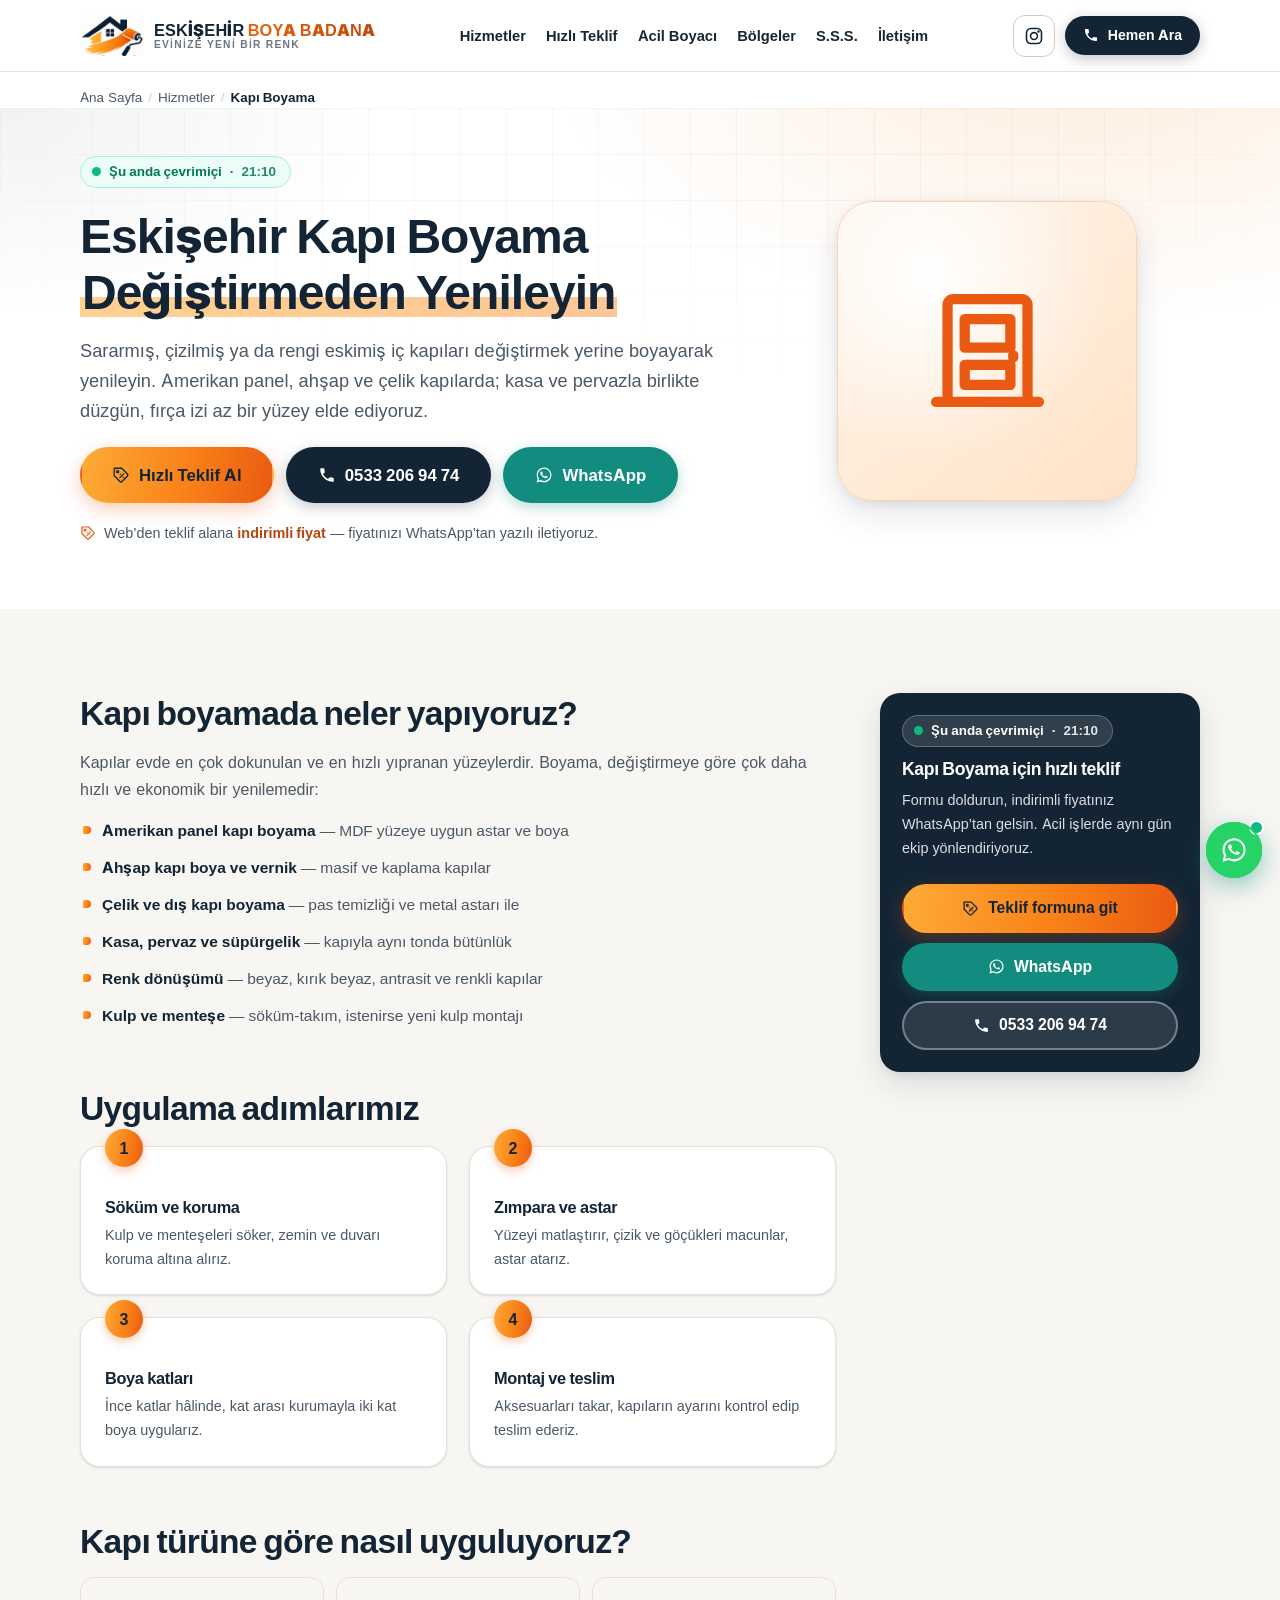
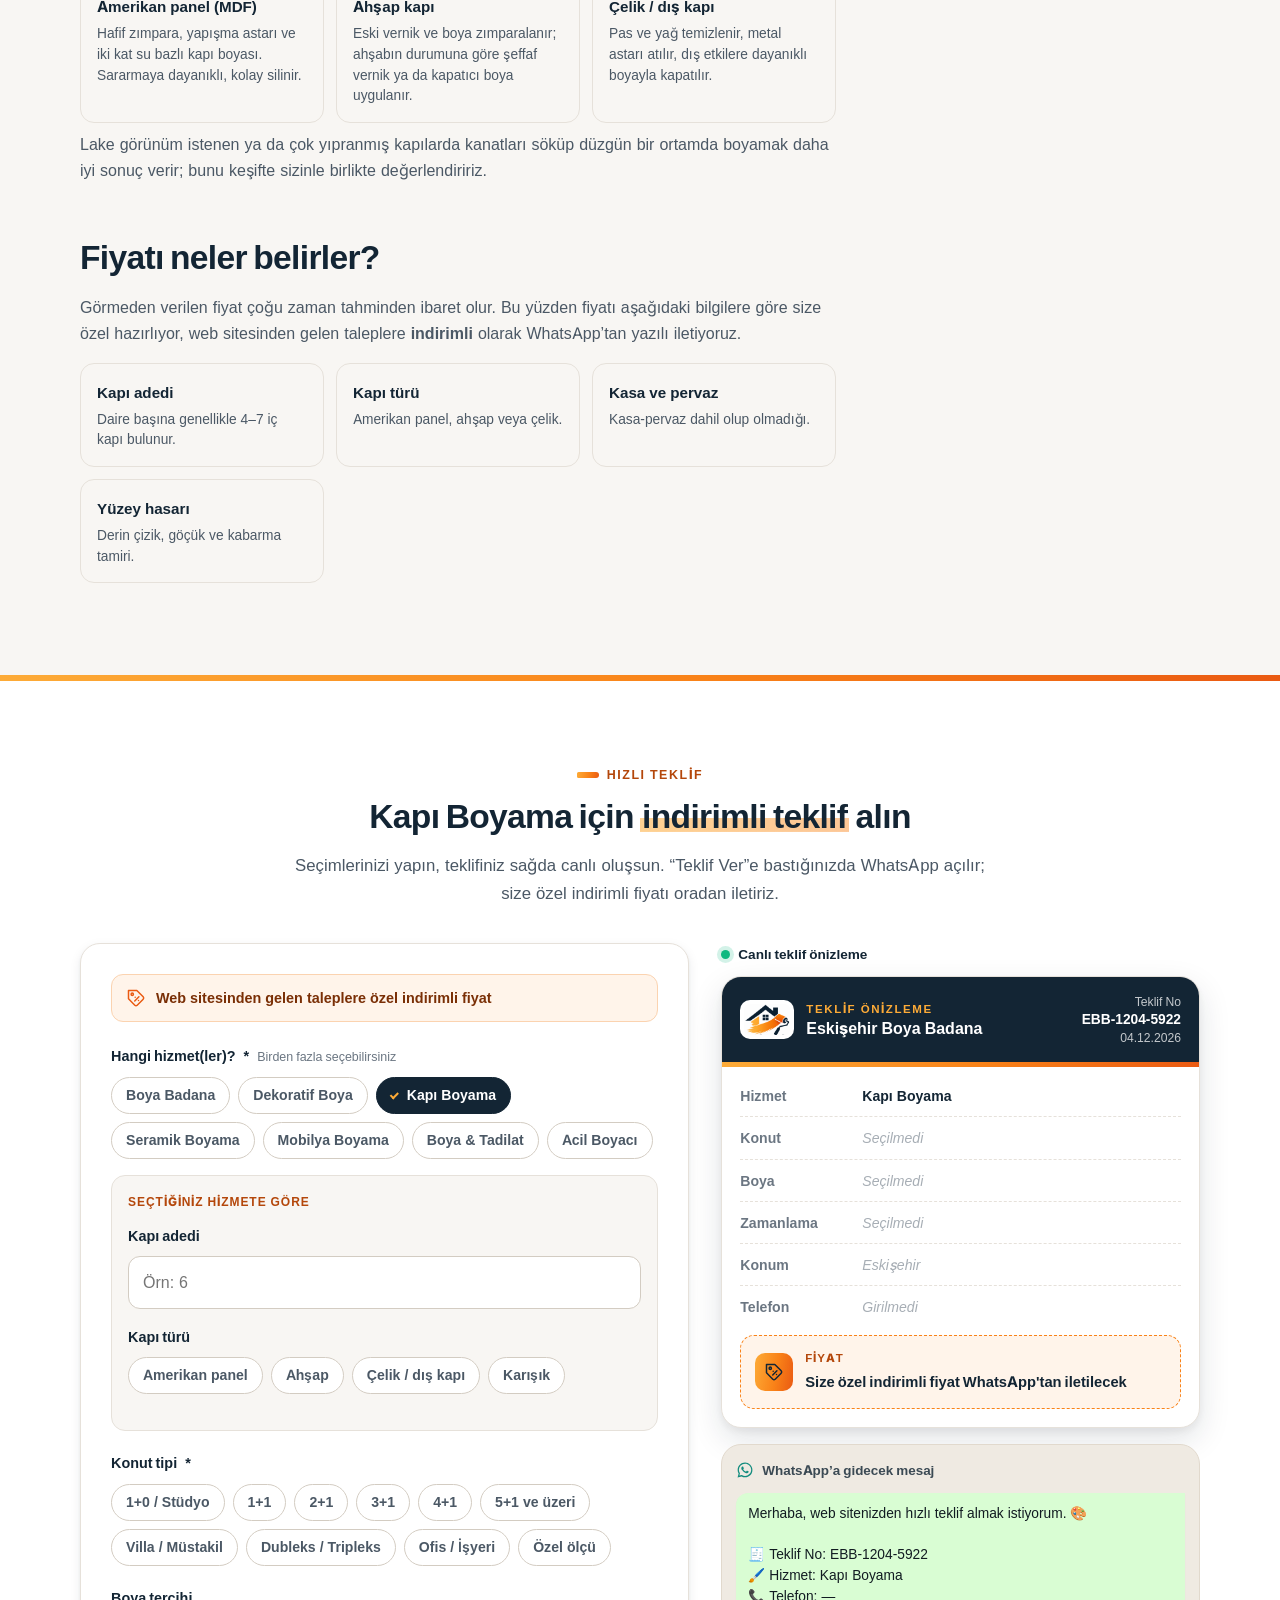
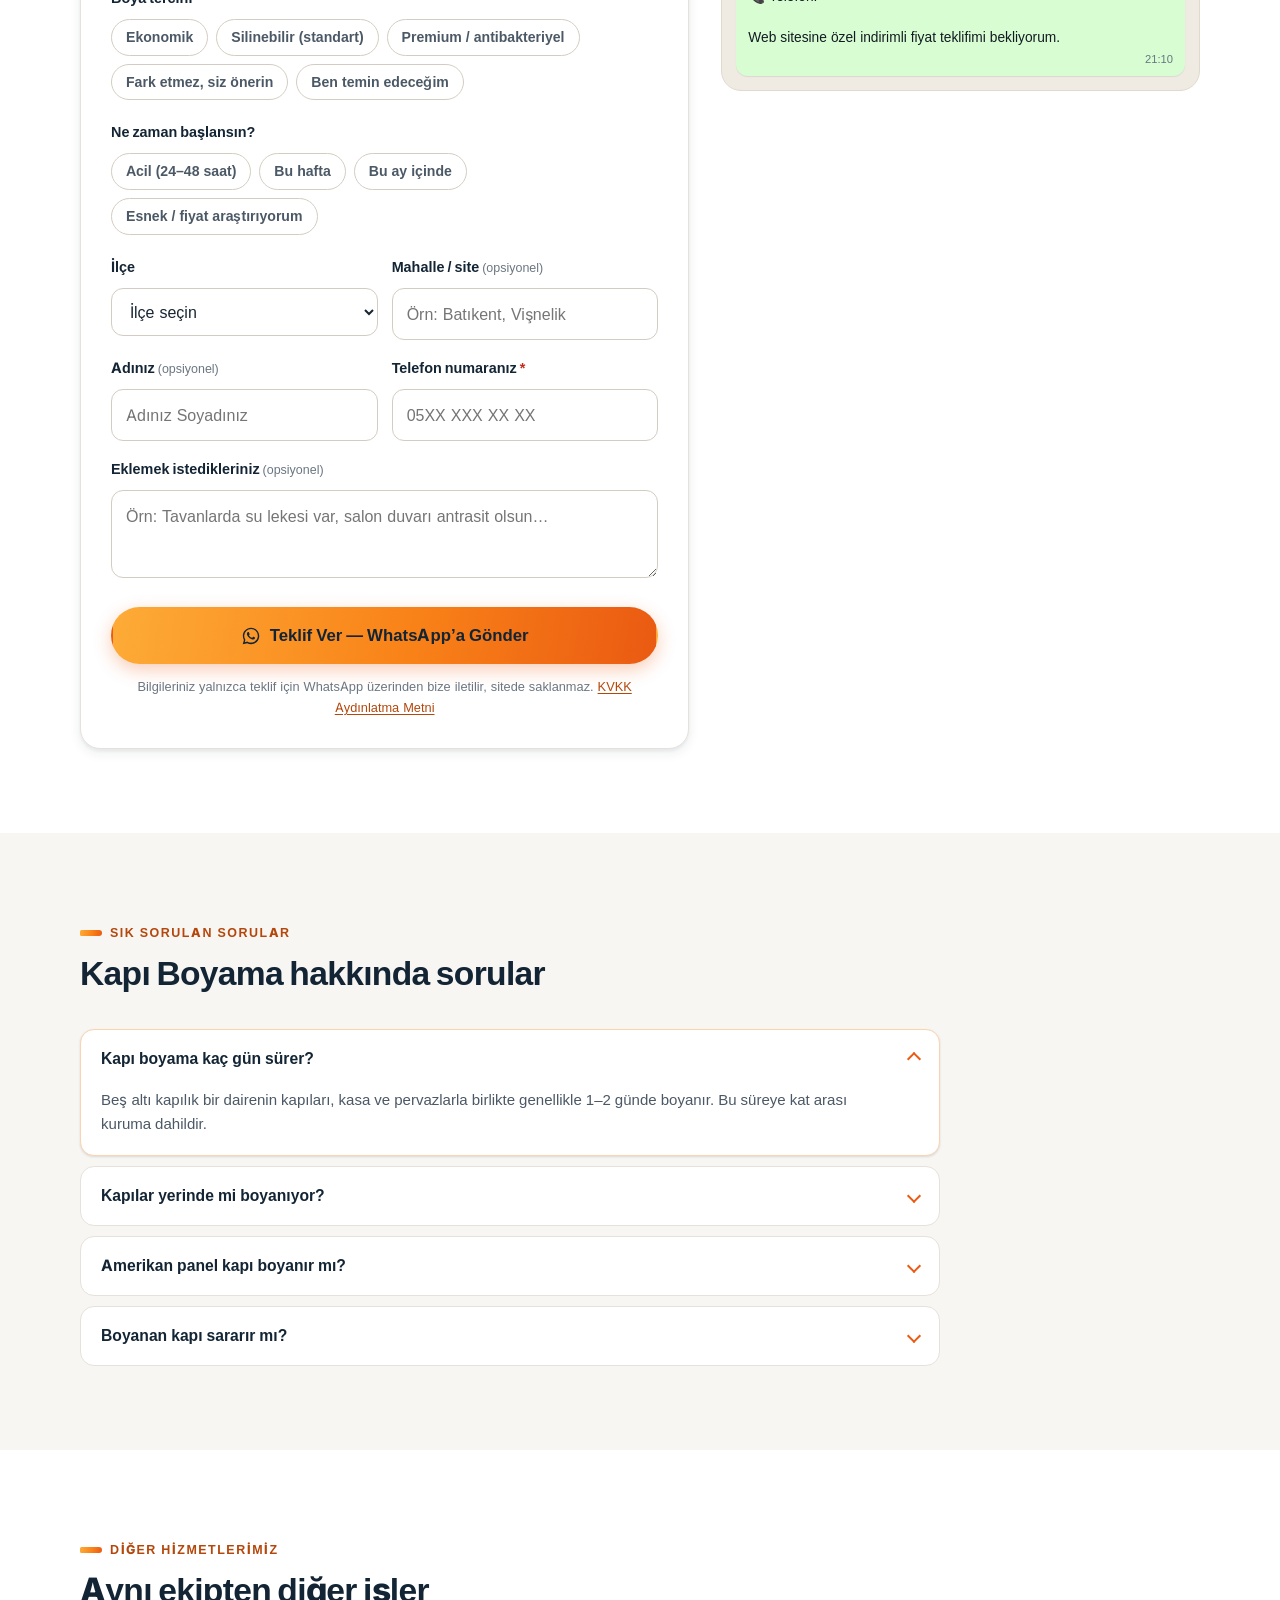
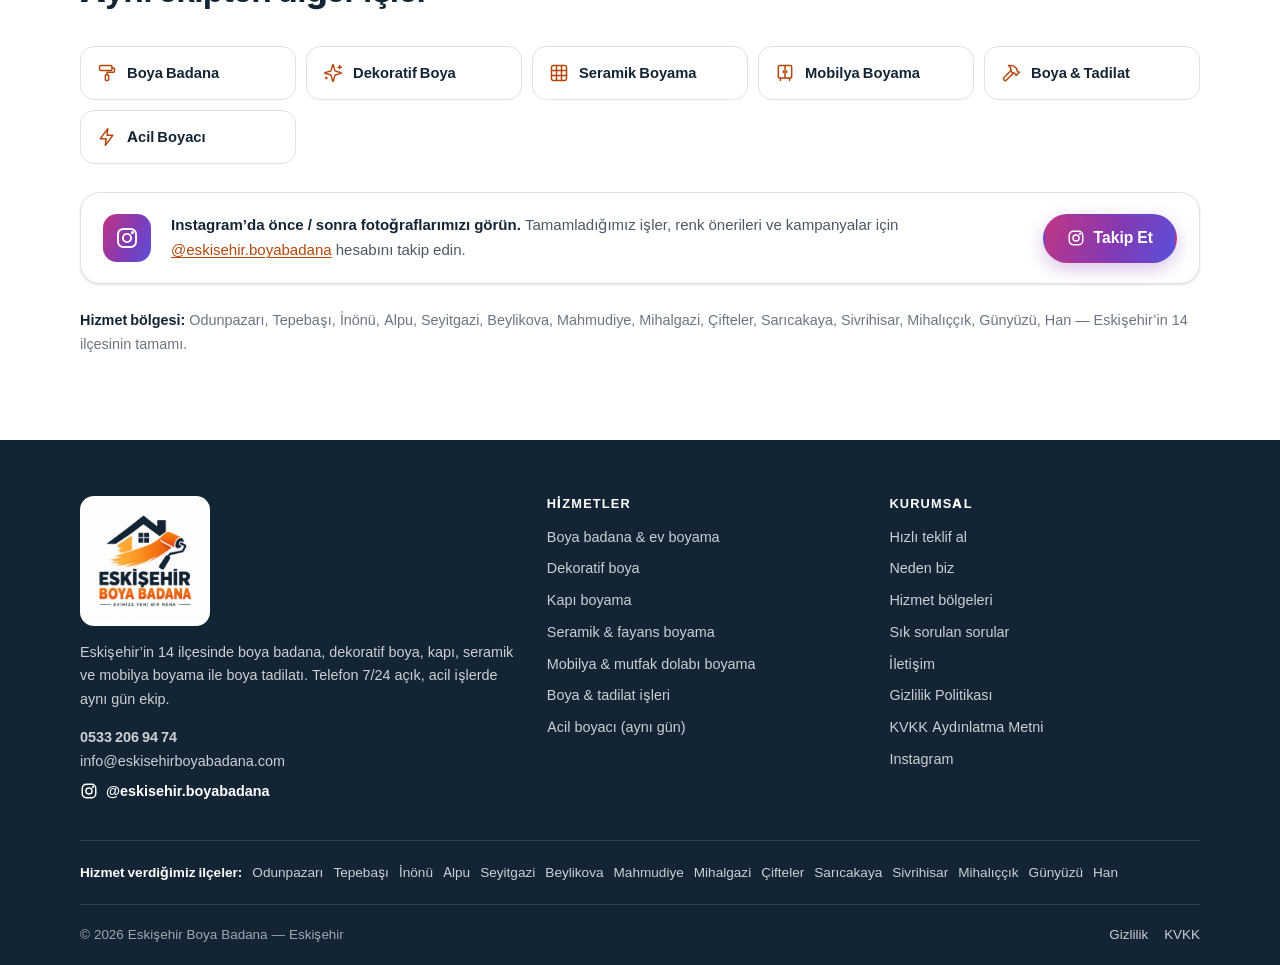
<file: kapi-boyama/index.html>
<!DOCTYPE html>
<html lang="tr">
<head>
<meta charset="utf-8">
<meta name="viewport" content="width=device-width, initial-scale=1">

<title>Eskişehir Kapı Boyama | Amerikan Panel, Ahşap &amp; Çelik</title>
<meta name="description" content="Eskişehir kapı boyama: Amerikan panel, ahşap ve çelik kapı, kasa-pervaz. Sararmış kapılar değiştirmeden yeni gibi. Hızlı teklif al, indirimli fiyat.">
<meta name="keywords" content="eskişehir kapı boyama, amerikan panel kapı boyama, ahşap kapı boyama, çelik kapı boyama, iç kapı boyama, kapı yenileme eskişehir">
<meta name="robots" content="index,follow,max-image-preview:large,max-snippet:-1,max-video-preview:-1">
<meta name="author" content="Eskişehir Boya Badana">
<meta name="theme-color" content="#132534">
<link rel="canonical" href="https://eskisehirboyabadana.com/kapi-boyama/">

<!-- Sosyal paylaşım -->
<meta property="og:type" content="website">
<meta property="og:locale" content="tr_TR">
<meta property="og:site_name" content="Eskişehir Boya Badana">
<meta property="og:title" content="Eskişehir Kapı Boyama | Amerikan Panel, Ahşap &amp; Çelik">
<meta property="og:description" content="Eskişehir kapı boyama: Amerikan panel, ahşap ve çelik kapı, kasa-pervaz. Sararmış kapılar değiştirmeden yeni gibi. Hızlı teklif al, indirimli fiyat.">
<meta property="og:url" content="https://eskisehirboyabadana.com/kapi-boyama/">
<meta property="og:image" content="https://eskisehirboyabadana.com/assets/img/og.jpg">
<meta property="og:image:width" content="1200">
<meta property="og:image:height" content="630">
<meta property="og:image:alt" content="Eskişehir Boya Badana logosu — Evinize Yeni Bir Renk">
<meta name="twitter:card" content="summary_large_image">
<meta name="twitter:title" content="Eskişehir Kapı Boyama | Amerikan Panel, Ahşap &amp; Çelik">
<meta name="twitter:description" content="Eskişehir kapı boyama: Amerikan panel, ahşap ve çelik kapı, kasa-pervaz. Sararmış kapılar değiştirmeden yeni gibi. Hızlı teklif al, indirimli fiyat.">
<meta name="twitter:image" content="https://eskisehirboyabadana.com/assets/img/og.jpg">

<!-- Yerel / coğrafi -->
<meta name="geo.region" content="TR-26">
<meta name="geo.placename" content="Eskişehir">
<meta name="geo.position" content="39.7767;30.5206">
<meta name="ICBM" content="39.7767, 30.5206">

<link rel="icon" href="/assets/img/favicon.svg" type="image/svg+xml">
<link rel="apple-touch-icon" href="/assets/img/apple-touch-icon.png">
<link rel="manifest" href="/site.webmanifest">

<link rel="preload" href="/assets/fonts/inter-var.woff2" as="font" type="font/woff2" crossorigin>
<link rel="stylesheet" href="/assets/css/style.css">

<!--
  ► YAPISAL VERİ (Google ve yapay zekâ arama motorları için)
  Telefon / sosyal medya bilgileri sayfa açılırken data/db.json'dan da tazelenir.
-->
<script type="application/ld+json" id="schema-org">
{
  "@context": "https://schema.org",
  "@graph": [
    {
      "@type": "HousePainter",
      "@id": "https://eskisehirboyabadana.com/#business",
      "name": "Eskişehir Boya Badana",
      "url": "https://eskisehirboyabadana.com/",
      "logo": "https://eskisehirboyabadana.com/assets/img/logo.jpg",
      "image": "https://eskisehirboyabadana.com/assets/img/og.jpg",
      "telephone": "+905332069474",
      "priceRange": "₺₺",
      "address": {
        "@type": "PostalAddress",
        "addressLocality": "Eskişehir",
        "addressRegion": "Eskişehir",
        "addressCountry": "TR"
      },
      "geo": {
        "@type": "GeoCoordinates",
        "latitude": 39.7767,
        "longitude": 30.5206
      },
      "openingHoursSpecification": [
        {
          "@type": "OpeningHoursSpecification",
          "dayOfWeek": [
            "Monday",
            "Tuesday",
            "Wednesday",
            "Thursday",
            "Friday",
            "Saturday",
            "Sunday"
          ],
          "opens": "00:00",
          "closes": "23:59"
        }
      ],
      "areaServed": [
        {
          "@type": "AdministrativeArea",
          "name": "Eskişehir"
        },
        {
          "@type": "City",
          "name": "Odunpazarı"
        },
        {
          "@type": "City",
          "name": "Tepebaşı"
        },
        {
          "@type": "City",
          "name": "İnönü"
        },
        {
          "@type": "City",
          "name": "Alpu"
        },
        {
          "@type": "City",
          "name": "Seyitgazi"
        },
        {
          "@type": "City",
          "name": "Beylikova"
        },
        {
          "@type": "City",
          "name": "Mahmudiye"
        },
        {
          "@type": "City",
          "name": "Mihalgazi"
        },
        {
          "@type": "City",
          "name": "Çifteler"
        },
        {
          "@type": "City",
          "name": "Sarıcakaya"
        },
        {
          "@type": "City",
          "name": "Sivrihisar"
        },
        {
          "@type": "City",
          "name": "Mihalıççık"
        },
        {
          "@type": "City",
          "name": "Günyüzü"
        },
        {
          "@type": "City",
          "name": "Han"
        }
      ],
      "sameAs": [
        "https://www.instagram.com/eskisehir.boyabadana/"
      ]
    },
    {
      "@type": "Service",
      "@id": "https://eskisehirboyabadana.com/kapi-boyama/#service",
      "name": "Eskişehir Kapı Boyama (Amerikan Panel, Ahşap, Çelik)",
      "serviceType": "Kapı boyama",
      "description": "Sararmış, çizilmiş ya da rengi eskimiş iç kapıları değiştirmek yerine boyayarak yenileyin. Amerikan panel, ahşap ve çelik kapılarda; kasa ve pervazla birlikte düzgün, fırça izi az bir yüzey elde ediyoruz.",
      "url": "https://eskisehirboyabadana.com/kapi-boyama/",
      "provider": {
        "@id": "https://eskisehirboyabadana.com/#business"
      },
      "areaServed": [
        {
          "@type": "AdministrativeArea",
          "name": "Eskişehir"
        },
        {
          "@type": "City",
          "name": "Odunpazarı"
        },
        {
          "@type": "City",
          "name": "Tepebaşı"
        },
        {
          "@type": "City",
          "name": "İnönü"
        },
        {
          "@type": "City",
          "name": "Alpu"
        },
        {
          "@type": "City",
          "name": "Seyitgazi"
        },
        {
          "@type": "City",
          "name": "Beylikova"
        },
        {
          "@type": "City",
          "name": "Mahmudiye"
        },
        {
          "@type": "City",
          "name": "Mihalgazi"
        },
        {
          "@type": "City",
          "name": "Çifteler"
        },
        {
          "@type": "City",
          "name": "Sarıcakaya"
        },
        {
          "@type": "City",
          "name": "Sivrihisar"
        },
        {
          "@type": "City",
          "name": "Mihalıççık"
        },
        {
          "@type": "City",
          "name": "Günyüzü"
        },
        {
          "@type": "City",
          "name": "Han"
        }
      ],
      "hasOfferCatalog": {
        "@type": "OfferCatalog",
        "name": "Kapı Boyama",
        "itemListElement": [
          {
            "@type": "Offer",
            "itemOffered": {
              "@type": "Service",
              "name": "Amerikan panel kapı boyama"
            }
          },
          {
            "@type": "Offer",
            "itemOffered": {
              "@type": "Service",
              "name": "Ahşap kapı boya ve vernik"
            }
          },
          {
            "@type": "Offer",
            "itemOffered": {
              "@type": "Service",
              "name": "Çelik ve dış kapı boyama"
            }
          },
          {
            "@type": "Offer",
            "itemOffered": {
              "@type": "Service",
              "name": "Kasa, pervaz ve süpürgelik"
            }
          },
          {
            "@type": "Offer",
            "itemOffered": {
              "@type": "Service",
              "name": "Renk dönüşümü"
            }
          },
          {
            "@type": "Offer",
            "itemOffered": {
              "@type": "Service",
              "name": "Kulp ve menteşe"
            }
          }
        ]
      }
    },
    {
      "@type": "BreadcrumbList",
      "@id": "https://eskisehirboyabadana.com/kapi-boyama/#breadcrumb",
      "itemListElement": [
        {
          "@type": "ListItem",
          "position": 1,
          "name": "Ana Sayfa",
          "item": "https://eskisehirboyabadana.com/"
        },
        {
          "@type": "ListItem",
          "position": 2,
          "name": "Kapı Boyama",
          "item": "https://eskisehirboyabadana.com/kapi-boyama/"
        }
      ]
    },
    {
      "@type": "WebPage",
      "@id": "https://eskisehirboyabadana.com/kapi-boyama/#webpage",
      "url": "https://eskisehirboyabadana.com/kapi-boyama/",
      "name": "Eskişehir Kapı Boyama | Amerikan Panel, Ahşap & Çelik",
      "description": "Eskişehir kapı boyama: Amerikan panel, ahşap ve çelik kapı, kasa-pervaz. Sararmış kapılar değiştirmeden yeni gibi. Hızlı teklif al, indirimli fiyat.",
      "isPartOf": {
        "@id": "https://eskisehirboyabadana.com/#website"
      },
      "about": {
        "@id": "https://eskisehirboyabadana.com/kapi-boyama/#service"
      },
      "breadcrumb": {
        "@id": "https://eskisehirboyabadana.com/kapi-boyama/#breadcrumb"
      },
      "inLanguage": "tr-TR"
    },
    {
      "@type": "FAQPage",
      "@id": "https://eskisehirboyabadana.com/kapi-boyama/#faq",
      "mainEntity": [
        {
          "@type": "Question",
          "name": "Kapı boyama kaç gün sürer?",
          "acceptedAnswer": {
            "@type": "Answer",
            "text": "Beş altı kapılık bir dairenin kapıları, kasa ve pervazlarla birlikte genellikle 1–2 günde boyanır. Bu süreye kat arası kuruma dahildir."
          }
        },
        {
          "@type": "Question",
          "name": "Kapılar yerinde mi boyanıyor?",
          "acceptedAnswer": {
            "@type": "Answer",
            "text": "İç kapıların çoğunu yerinde boyuyoruz. Lake görünüm istendiğinde veya kapı çok yıpranmışsa kanatları söküp ayrı bir alanda boyamayı öneriyoruz."
          }
        },
        {
          "@type": "Question",
          "name": "Amerikan panel kapı boyanır mı?",
          "acceptedAnswer": {
            "@type": "Answer",
            "text": "Evet. MDF yüzeyli Amerikan panel kapılar, hafif zımpara ve uygun yapışma astarıyla sorunsuz boyanır. Astarsız uygulamada boya zamanla kalkabileceği için bu adımı atlamıyoruz."
          }
        },
        {
          "@type": "Question",
          "name": "Boyanan kapı sararır mı?",
          "acceptedAnswer": {
            "@type": "Answer",
            "text": "Su bazlı akrilik veya poliüretan esaslı kapı boyaları, eski tip solvent bazlı boyalara göre çok daha geç sararır. Beyaz kapılarda sararmaya dayanıklı ürünleri tercih ediyoruz."
          }
        }
      ]
    }
  ]
}
</script>
</head>
<body>

<a class="skip-link" href="#icerik">İçeriğe geç</a>

<!-- ============================================================ ikonlar -->
<svg width="0" height="0" style="position:absolute" aria-hidden="true" focusable="false">
  <defs>
    <symbol id="i-roller" viewBox="0 0 24 24" fill="none" stroke="currentColor" stroke-width="1.8" stroke-linecap="round" stroke-linejoin="round">
      <rect x="3" y="3" width="15" height="6" rx="1.6"/><path d="M18 6h2a1 1 0 0 1 1 1v3a1 1 0 0 1-1 1h-8v3"/><rect x="10" y="14" width="4" height="7" rx="1.2"/>
    </symbol>
    <symbol id="i-sparkle" viewBox="0 0 24 24" fill="none" stroke="currentColor" stroke-width="1.7" stroke-linecap="round" stroke-linejoin="round">
      <path d="M9.94 15.5A2 2 0 0 0 8.5 14.06l-6.14-1.58a.5.5 0 0 1 0-.96L8.5 9.94A2 2 0 0 0 9.94 8.5l1.58-6.14a.5.5 0 0 1 .96 0l1.58 6.14A2 2 0 0 0 15.5 9.94l6.14 1.58a.5.5 0 0 1 0 .96l-6.14 1.58a2 2 0 0 0-1.44 1.44l-1.58 6.14a.5.5 0 0 1-.96 0Z"/>
      <path d="M20 3v4M22 5h-4M4 17v2M5 18H3"/>
    </symbol>
    <symbol id="i-door" viewBox="0 0 24 24" fill="none" stroke="currentColor" stroke-width="1.8" stroke-linecap="round" stroke-linejoin="round">
      <path d="M3 21h18"/><path d="M5 21V4a1 1 0 0 1 1-1h12a1 1 0 0 1 1 1v17"/><path d="M8 6.5h8v5H8zM8 14.5h8V18H8z"/><path d="M16.5 12.8v.4"/>
    </symbol>
    <symbol id="i-tiles" viewBox="0 0 24 24" fill="none" stroke="currentColor" stroke-width="1.8" stroke-linecap="round" stroke-linejoin="round">
      <rect x="3" y="3" width="18" height="18" rx="2"/><path d="M3 9h18M3 15h18M9 3v18M15 3v18"/>
    </symbol>
    <symbol id="i-cabinet" viewBox="0 0 24 24" fill="none" stroke="currentColor" stroke-width="1.8" stroke-linecap="round" stroke-linejoin="round">
      <rect x="4" y="3" width="16" height="15" rx="1.5"/><path d="M12 3v15M10 9.5v2M14 9.5v2M6.5 18v3M17.5 18v3"/>
    </symbol>
    <symbol id="i-tools" viewBox="0 0 24 24" fill="none" stroke="currentColor" stroke-width="1.8" stroke-linecap="round" stroke-linejoin="round">
      <path d="m15 12-8.4 8.4a2.1 2.1 0 0 1-3-3L12 9"/><path d="m18 15 4-4"/>
      <path d="m21.5 11.5-1.9-1.9A2 2 0 0 1 19 8.2V7l-2.3-2.3a6 6 0 0 0-4.2-1.7L9 3l.9.8A6.2 6.2 0 0 1 12 8.4V10l2 2h1.2a2 2 0 0 1 1.4.6l1.9 1.9"/>
    </symbol>
    <symbol id="i-bolt" viewBox="0 0 24 24" fill="none" stroke="currentColor" stroke-width="1.8" stroke-linecap="round" stroke-linejoin="round">
      <path d="M13 2 4 14h7l-1 8 9-12h-7l1-8Z"/>
    </symbol>
    <symbol id="i-palette" viewBox="0 0 24 24" fill="none" stroke="currentColor" stroke-width="1.8" stroke-linecap="round" stroke-linejoin="round">
      <path d="M12 3a9 9 0 1 0 0 18c1.1 0 1.8-.9 1.8-1.9 0-.5-.2-.9-.5-1.3-.3-.3-.5-.8-.5-1.2 0-1 .8-1.8 1.8-1.8H17a4 4 0 0 0 4-4C21 6.6 17 3 12 3Z"/>
      <circle cx="7.5" cy="11.5" r="1.1"/><circle cx="9.5" cy="7.5" r="1.1"/><circle cx="14.5" cy="7.5" r="1.1"/>
    </symbol>
    <symbol id="i-clock" viewBox="0 0 24 24" fill="none" stroke="currentColor" stroke-width="1.8" stroke-linecap="round" stroke-linejoin="round">
      <circle cx="12" cy="12" r="9"/><path d="M12 7v5.2l3.2 2"/>
    </symbol>
    <symbol id="i-shield" viewBox="0 0 24 24" fill="none" stroke="currentColor" stroke-width="1.8" stroke-linecap="round" stroke-linejoin="round">
      <path d="M12 3 5 6v5.5c0 4.3 2.9 8.2 7 9.5 4.1-1.3 7-5.2 7-9.5V6Z"/><path d="m9 12 2 2 4-4"/>
    </symbol>
    <symbol id="i-tag" viewBox="0 0 24 24" fill="none" stroke="currentColor" stroke-width="1.8" stroke-linecap="round" stroke-linejoin="round">
      <path d="M20.6 13.4 13.4 20.6a2 2 0 0 1-2.8 0L3 13V3h10l7.6 7.6a2 2 0 0 1 0 2.8Z"/><circle cx="7.5" cy="7.5" r="1.4"/><path d="m10.5 15.5 5-5M11 11h.01M15 15h.01"/>
    </symbol>
    <symbol id="i-check" viewBox="0 0 24 24" fill="none" stroke="currentColor" stroke-width="3" stroke-linecap="round" stroke-linejoin="round">
      <path d="m5 12.5 4.5 4.5L19 7.5"/>
    </symbol>
    <symbol id="i-arrow" viewBox="0 0 24 24" fill="none" stroke="currentColor" stroke-width="2.2" stroke-linecap="round" stroke-linejoin="round">
      <path d="M5 12h14M13 6l6 6-6 6"/>
    </symbol>
    <symbol id="i-home" viewBox="0 0 24 24" fill="none" stroke="currentColor" stroke-width="1.8" stroke-linecap="round" stroke-linejoin="round">
      <path d="M3 11 12 4l9 7"/><path d="M5 9.8V20h14V9.8"/><path d="M10 20v-5h4v5"/>
    </symbol>
    <symbol id="i-phone" viewBox="0 0 24 24" fill="currentColor">
      <path d="M6.6 10.8a15.1 15.1 0 0 0 6.6 6.6l2.2-2.2a1 1 0 0 1 1-.25c1.1.37 2.3.57 3.6.57a1 1 0 0 1 1 1V20a1 1 0 0 1-1 1A17 17 0 0 1 3 4a1 1 0 0 1 1-1h3.5a1 1 0 0 1 1 1c0 1.25.2 2.45.57 3.57a1 1 0 0 1-.25 1Z"/>
    </symbol>
    <symbol id="i-wa" viewBox="0 0 24 24" fill="currentColor">
      <path d="M12.04 2C6.6 2 2.2 6.4 2.2 11.84c0 1.74.46 3.44 1.32 4.94L2.1 22l5.35-1.4a9.8 9.8 0 0 0 4.59 1.17h.01c5.43 0 9.84-4.4 9.84-9.84 0-2.63-1.02-5.1-2.88-6.96A9.77 9.77 0 0 0 12.04 2Zm0 17.93h-.01a8.2 8.2 0 0 1-4.16-1.14l-.3-.18-3.09.81.82-3.02-.2-.31a8.13 8.13 0 0 1-1.25-4.35 8.19 8.19 0 0 1 8.2-8.17c2.18 0 4.24.85 5.78 2.4a8.13 8.13 0 0 1 2.4 5.78c0 4.52-3.68 8.18-8.19 8.18Zm4.49-6.13c-.25-.13-1.46-.72-1.68-.8-.23-.08-.39-.13-.56.12-.16.25-.64.8-.78.97-.14.16-.29.18-.54.06a6.7 6.7 0 0 1-3.3-2.88c-.25-.43.25-.4.71-1.32.08-.16.04-.3-.02-.42-.06-.13-.56-1.34-.76-1.84-.2-.48-.4-.41-.56-.42h-.48c-.16 0-.42.06-.64.31-.22.25-.84.82-.84 2 0 1.18.86 2.32.98 2.48.12.16 1.69 2.58 4.1 3.62 1.53.66 2.13.71 2.89.6.46-.07 1.46-.6 1.67-1.18.2-.58.2-1.07.14-1.18-.06-.11-.22-.17-.47-.3Z"/>
    </symbol>
    <symbol id="i-ig" viewBox="0 0 24 24" fill="none" stroke="currentColor" stroke-width="1.9" stroke-linecap="round" stroke-linejoin="round">
      <rect x="3" y="3" width="18" height="18" rx="5.2"/><circle cx="12" cy="12" r="4.1"/><circle cx="17.4" cy="6.6" r=".6" fill="currentColor"/>
    </symbol>
    <symbol id="i-mail" viewBox="0 0 24 24" fill="none" stroke="currentColor" stroke-width="1.8" stroke-linecap="round" stroke-linejoin="round">
      <rect x="3" y="5" width="18" height="14" rx="2"/><path d="m3.5 6.5 8.5 6 8.5-6"/>
    </symbol>
    <symbol id="i-pin" viewBox="0 0 24 24" fill="none" stroke="currentColor" stroke-width="1.8" stroke-linecap="round" stroke-linejoin="round">
      <path d="M12 21s7-6 7-11a7 7 0 1 0-14 0c0 5 7 11 7 11Z"/><circle cx="12" cy="10" r="2.6"/>
    </symbol>
    <symbol id="i-chevron" viewBox="0 0 24 24" fill="none" stroke="currentColor" stroke-width="2.2" stroke-linecap="round" stroke-linejoin="round">
      <path d="m6 9 6 6 6-6"/>
    </symbol>
    <symbol id="i-menu" viewBox="0 0 24 24" fill="none" stroke="currentColor" stroke-width="2" stroke-linecap="round">
      <path d="M4 7h16M4 12h16M4 17h16"/>
    </symbol>
  </defs>
</svg>

<!-- ============================================================ header -->
<header class="site-header">
  <div class="container">
    <a class="brand" href="/" aria-label="Eskişehir Boya Badana ana sayfa">
      <img src="/assets/img/logo-mark.png" width="300" height="196" alt="Eskişehir Boya Badana logosu — ev ve boya rulosu">
      <span class="brand-text">
        <span class="brand-name">Eskişehir <b>Boya Badana</b></span>
        <span class="brand-sub">Evinize Yeni Bir Renk</span>
      </span>
    </a>

    <button class="nav-toggle" type="button" aria-label="Menüyü aç" aria-expanded="false" aria-controls="main-nav">
      <svg width="22" height="22"><use href="#i-menu"></use></svg>
    </button>

    <nav class="main-nav" id="main-nav" data-open="false" aria-label="Ana menü">
      <ul>
        <li><a href="/#hizmetler">Hizmetler</a></li>
        <li><a href="/#hizli-teklif">Hızlı Teklif</a></li>
        <li><a href="/acil-boyaci/">Acil Boyacı</a></li>
        <li><a href="/#bolgeler">Bölgeler</a></li>
        <li><a href="/#sss">S.S.S.</a></li>
        <li><a href="/#iletisim">İletişim</a></li>
      </ul>
    </nav>

    <div class="header-cta">
      <span class="chip chip-online" data-online-chip data-open="true">
        <span class="dot" aria-hidden="true"></span>
        <span data-online-text>Şu anda çevrimiçi</span>
        <span class="clock" data-clock aria-hidden="true">--:--</span>
      </span>
      <a class="icon-btn" href="https://www.instagram.com/eskisehir.boyabadana/" data-sosyal="instagram" rel="noopener" target="_blank" aria-label="Instagram’da takip edin (@eskisehir.boyabadana)">
        <svg width="20" height="20" aria-hidden="true"><use href="#i-ig"></use></svg>
      </a>
      <a class="btn btn-call btn-sm" href="tel:+905332069474" data-tel>
        <svg width="16" height="16" aria-hidden="true"><use href="#i-phone"></use></svg>
        <span>Hemen Ara</span>
      </a>
    </div>
  </div>
</header>

<main id="icerik">

<nav class="breadcrumb" aria-label="Sayfa yolu">
  <div class="container">
    <ol>
      <li><a href="/">Ana Sayfa</a></li>
      <li><a href="/#hizmetler">Hizmetler</a></li>
      <li><span aria-current="page">Kapı Boyama</span></li>
    </ol>
  </div>
</nav>

<!-- ============================================================ hero -->
<section class="hero page-hero">
  <div class="container">
    <div class="hero-grid">
      <div>
        <div class="hero-chips">
        <span class="chip chip-online" data-online-chip data-open="true">
          <span class="dot" aria-hidden="true"></span>
          <span data-online-text>Şu anda çevrimiçi</span>
          <span aria-hidden="true">·</span>
          <span class="clock" data-clock>--:--</span>
        </span>
        </div>

        <h1>Eskişehir Kapı Boyama<br><span class="accent">Değiştirmeden Yenileyin</span></h1>
        <p class="hero-lead">Sararmış, çizilmiş ya da rengi eskimiş iç kapıları değiştirmek yerine boyayarak yenileyin. Amerikan panel, ahşap ve çelik kapılarda; kasa ve pervazla birlikte düzgün, fırça izi az bir yüzey elde ediyoruz.</p>

        <div class="btn-row">
          <a class="btn btn-primary btn-lg" href="#hizli-teklif">
            <svg width="18" height="18" aria-hidden="true"><use href="#i-tag"></use></svg>
            Hızlı Teklif Al
          </a>
          <a class="btn btn-call btn-lg" href="tel:+905332069474" data-tel>
            <svg width="18" height="18" aria-hidden="true"><use href="#i-phone"></use></svg>
            <span data-field="contact.phoneDisplay">0533 206 94 74</span>
          </a>
          <a class="btn btn-wa btn-lg" href="https://wa.me/905332069474" data-wa data-wa-hizmet="kapı boyama" rel="noopener" target="_blank">
            <svg width="18" height="18" aria-hidden="true"><use href="#i-wa"></use></svg>
            WhatsApp
          </a>
        </div>

        <p class="hero-note">
          <svg width="16" height="16" aria-hidden="true" style="color:var(--orange-deep)"><use href="#i-tag"></use></svg>
          <span>Web’den teklif alana <strong>indirimli fiyat</strong> — fiyatınızı WhatsApp’tan yazılı iletiyoruz.</span>
        </p>
      </div>

      <div class="hero-visual">
        <span class="ico-big"><svg width="120" height="120" aria-hidden="true"><use href="#i-door"></use></svg></span>
      </div>
    </div>
  </div>
</section>

<!-- ============================================================ içerik -->
<section class="tint">
  <div class="container">
    <div class="content-grid">
      <article class="prose">
        <h2>Kapı boyamada neler yapıyoruz?</h2>
        <p>Kapılar evde en çok dokunulan ve en hızlı yıpranan yüzeylerdir. Boyama, değiştirmeye göre çok daha hızlı ve ekonomik bir yenilemedir:</p>
        <ul class="check-list">
        <li><strong>Amerikan panel kapı boyama</strong> — MDF yüzeye uygun astar ve boya</li>
        <li><strong>Ahşap kapı boya ve vernik</strong> — masif ve kaplama kapılar</li>
        <li><strong>Çelik ve dış kapı boyama</strong> — pas temizliği ve metal astarı ile</li>
        <li><strong>Kasa, pervaz ve süpürgelik</strong> — kapıyla aynı tonda bütünlük</li>
        <li><strong>Renk dönüşümü</strong> — beyaz, kırık beyaz, antrasit ve renkli kapılar</li>
        <li><strong>Kulp ve menteşe</strong> — söküm-takım, istenirse yeni kulp montajı</li>
        </ul>

        <h2>Uygulama adımlarımız</h2>
        <div class="steps">
        <div class="step">
          <h3>Söküm ve koruma</h3>
          <p>Kulp ve menteşeleri söker, zemin ve duvarı koruma altına alırız.</p>
        </div>
        <div class="step">
          <h3>Zımpara ve astar</h3>
          <p>Yüzeyi matlaştırır, çizik ve göçükleri macunlar, astar atarız.</p>
        </div>
        <div class="step">
          <h3>Boya katları</h3>
          <p>İnce katlar hâlinde, kat arası kurumayla iki kat boya uygularız.</p>
        </div>
        <div class="step">
          <h3>Montaj ve teslim</h3>
          <p>Aksesuarları takar, kapıların ayarını kontrol edip teslim ederiz.</p>
        </div>
        </div>

        <h2>Kapı türüne göre nasıl uyguluyoruz?</h2>
      <div class="factor-grid">
        <div class="factor"><strong>Amerikan panel (MDF)</strong><span>Hafif zımpara, yapışma astarı ve iki kat su bazlı kapı boyası. Sararmaya dayanıklı, kolay silinir.</span></div>
        <div class="factor"><strong>Ahşap kapı</strong><span>Eski vernik ve boya zımparalanır; ahşabın durumuna göre şeffaf vernik ya da kapatıcı boya uygulanır.</span></div>
        <div class="factor"><strong>Çelik / dış kapı</strong><span>Pas ve yağ temizlenir, metal astarı atılır, dış etkilere dayanıklı boyayla kapatılır.</span></div>
      </div>
      <p>Lake görünüm istenen ya da çok yıpranmış kapılarda kanatları söküp düzgün bir ortamda boyamak daha iyi sonuç verir; bunu keşifte sizinle birlikte değerlendiririz.</p>

        <h2>Fiyatı neler belirler?</h2>
        <p>Görmeden verilen fiyat çoğu zaman tahminden ibaret olur. Bu yüzden fiyatı aşağıdaki bilgilere göre size özel hazırlıyor, web sitesinden gelen taleplere <strong>indirimli</strong> olarak WhatsApp’tan yazılı iletiyoruz.</p>
        <div class="factor-grid">
        <div class="factor"><strong>Kapı adedi</strong><span>Daire başına genellikle 4–7 iç kapı bulunur.</span></div>
        <div class="factor"><strong>Kapı türü</strong><span>Amerikan panel, ahşap veya çelik.</span></div>
        <div class="factor"><strong>Kasa ve pervaz</strong><span>Kasa-pervaz dahil olup olmadığı.</span></div>
        <div class="factor"><strong>Yüzey hasarı</strong><span>Derin çizik, göçük ve kabarma tamiri.</span></div>
        </div>
      </article>

      <aside class="side-card" aria-label="Hızlı iletişim">
        <span class="chip chip-online" data-online-chip data-open="true">
          <span class="dot" aria-hidden="true"></span>
          <span data-online-text>Şu anda çevrimiçi</span>
          <span aria-hidden="true">·</span>
          <span class="clock" data-clock>--:--</span>
        </span>
        <h3>Kapı Boyama için hızlı teklif</h3>
        <p>Formu doldurun, indirimli fiyatınız WhatsApp’tan gelsin. Acil işlerde aynı gün ekip yönlendiriyoruz.</p>
        <a class="btn btn-primary" href="#hizli-teklif"><svg width="17" height="17" aria-hidden="true"><use href="#i-tag"></use></svg> Teklif formuna git</a>
        <a class="btn btn-wa" href="https://wa.me/905332069474" data-wa data-wa-hizmet="kapı boyama" rel="noopener" target="_blank"><svg width="17" height="17" aria-hidden="true"><use href="#i-wa"></use></svg> WhatsApp</a>
        <a class="btn btn-ghost" href="tel:+905332069474" data-tel><svg width="17" height="17" aria-hidden="true"><use href="#i-phone"></use></svg> <span data-field="contact.phoneDisplay">0533 206 94 74</span></a>
      </aside>
    </div>
  </div>
</section>

<!-- ============================================================ hızlı teklif -->
<section id="hizli-teklif" class="teklif-section">
  <div class="container">
    <div class="section-head center">
      <span class="eyebrow">Hızlı Teklif</span>
      <h2>Kapı Boyama için <span class="accent">indirimli teklif</span> alın</h2>
      <p>Seçimlerinizi yapın, teklifiniz sağda canlı oluşsun. “Teklif Ver”e bastığınızda WhatsApp açılır; size özel indirimli fiyatı oradan iletiriz.</p>
    </div>

    <div data-teklif data-onsecim="kapi-boyama">
      <div class="teklif-yukleniyor" hx-get="/partials/teklif-formu.html" hx-trigger="load" hx-swap="outerHTML">
        <p>Teklif formu yükleniyor… Beklemek istemezseniz hemen arayın ya da WhatsApp’tan yazın.</p>
        <div class="btn-row">
          <a class="btn btn-call" href="tel:+905332069474" data-tel>
            <svg width="17" height="17" aria-hidden="true"><use href="#i-phone"></use></svg> <span data-field="contact.phoneDisplay">0533 206 94 74</span>
          </a>
          <a class="btn btn-wa" href="https://wa.me/905332069474" data-wa rel="noopener" target="_blank">
            <svg width="17" height="17" aria-hidden="true"><use href="#i-wa"></use></svg> WhatsApp
          </a>
        </div>
      </div>
    </div>
  </div>
</section>

<!-- ============================================================ SSS -->
<section id="sss" class="tint">
  <div class="container">
    <div class="section-head">
      <span class="eyebrow">Sık sorulan sorular</span>
      <h2>Kapı Boyama hakkında sorular</h2>
    </div>
    <div class="faq-list">
      <details class="faq-item" open>
        <summary>Kapı boyama kaç gün sürer?</summary>
        <div class="answer"><p>Beş altı kapılık bir dairenin kapıları, kasa ve pervazlarla birlikte genellikle 1–2 günde boyanır. Bu süreye kat arası kuruma dahildir.</p></div>
      </details>
      <details class="faq-item">
        <summary>Kapılar yerinde mi boyanıyor?</summary>
        <div class="answer"><p>İç kapıların çoğunu yerinde boyuyoruz. Lake görünüm istendiğinde veya kapı çok yıpranmışsa kanatları söküp ayrı bir alanda boyamayı öneriyoruz.</p></div>
      </details>
      <details class="faq-item">
        <summary>Amerikan panel kapı boyanır mı?</summary>
        <div class="answer"><p>Evet. MDF yüzeyli Amerikan panel kapılar, hafif zımpara ve uygun yapışma astarıyla sorunsuz boyanır. Astarsız uygulamada boya zamanla kalkabileceği için bu adımı atlamıyoruz.</p></div>
      </details>
      <details class="faq-item">
        <summary>Boyanan kapı sararır mı?</summary>
        <div class="answer"><p>Su bazlı akrilik veya poliüretan esaslı kapı boyaları, eski tip solvent bazlı boyalara göre çok daha geç sararır. Beyaz kapılarda sararmaya dayanıklı ürünleri tercih ediyoruz.</p></div>
      </details>
    </div>
  </div>
</section>

<!-- ============================================================ diğer hizmetler -->
<section>
  <div class="container">
    <div class="section-head">
      <span class="eyebrow">Diğer hizmetlerimiz</span>
      <h2>Aynı ekipten diğer işler</h2>
    </div>
    <ul class="related">
      <li><a href="/boya-badana/"><svg width="20" height="20" aria-hidden="true"><use href="#i-roller"></use></svg> Boya Badana</a></li>
      <li><a href="/dekoratif-boya/"><svg width="20" height="20" aria-hidden="true"><use href="#i-sparkle"></use></svg> Dekoratif Boya</a></li>
      <li><a href="/seramik-boyama/"><svg width="20" height="20" aria-hidden="true"><use href="#i-tiles"></use></svg> Seramik Boyama</a></li>
      <li><a href="/mobilya-boyama/"><svg width="20" height="20" aria-hidden="true"><use href="#i-cabinet"></use></svg> Mobilya Boyama</a></li>
      <li><a href="/tadilat/"><svg width="20" height="20" aria-hidden="true"><use href="#i-tools"></use></svg> Boya &amp; Tadilat</a></li>
      <li><a href="/acil-boyaci/"><svg width="20" height="20" aria-hidden="true"><use href="#i-bolt"></use></svg> Acil Boyacı</a></li>
    </ul>

    <div style="margin-top:28px">
    <div class="ig-mini">
      <span class="ring"><svg width="24" height="24" aria-hidden="true"><use href="#i-ig"></use></svg></span>
      <p><strong>Instagram’da önce / sonra fotoğraflarımızı görün.</strong> Tamamladığımız işler, renk önerileri ve kampanyalar için <a href="https://www.instagram.com/eskisehir.boyabadana/" data-sosyal="instagram" rel="noopener" target="_blank"><span data-field="sosyal.instagramKullanici">@eskisehir.boyabadana</span></a> hesabını takip edin.</p>
      <a class="btn btn-ig" href="https://www.instagram.com/eskisehir.boyabadana/" data-sosyal="instagram" rel="noopener" target="_blank">
        <svg width="18" height="18" aria-hidden="true"><use href="#i-ig"></use></svg> Takip Et
      </a>
    </div>
    </div>

    <p style="margin-top:24px;color:var(--fg-muted);font-size:.9rem">
      <strong style="color:var(--navy)">Hizmet bölgesi:</strong> Odunpazarı, Tepebaşı, İnönü, Alpu, Seyitgazi, Beylikova, Mahmudiye, Mihalgazi, Çifteler, Sarıcakaya, Sivrihisar, Mihalıççık, Günyüzü, Han — Eskişehir’in 14 ilçesinin tamamı.
    </p>
  </div>
</section>

</main>

<!-- ============================================================ footer -->
<footer class="site-footer">
  <div class="container">
    <div class="footer-grid">
      <div class="footer-brand">
        <img src="/assets/img/logo.jpg" width="600" height="600" alt="Eskişehir Boya Badana — Evinize Yeni Bir Renk" loading="lazy">
        <p>Eskişehir’in 14 ilçesinde boya badana, dekoratif boya, kapı, seramik ve mobilya boyama ile boya tadilatı. Telefon 7/24 açık, acil işlerde aynı gün ekip.</p>
        <p>
          <a href="tel:+905332069474" data-tel><strong data-field="contact.phoneDisplay">0533 206 94 74</strong></a><br>
          <a href="mailto:info@eskisehirboyabadana.com" data-mail><span data-field="contact.email">info@eskisehirboyabadana.com</span></a><br>
          <a class="footer-ig" href="https://www.instagram.com/eskisehir.boyabadana/" data-sosyal="instagram" rel="noopener" target="_blank">
            <svg width="18" height="18" aria-hidden="true"><use href="#i-ig"></use></svg>
            <span data-field="sosyal.instagramKullanici">@eskisehir.boyabadana</span>
          </a>
        </p>
      </div>

      <div>
        <h4>Hizmetler</h4>
        <ul>
          <li><a href="/boya-badana/">Boya badana &amp; ev boyama</a></li>
          <li><a href="/dekoratif-boya/">Dekoratif boya</a></li>
          <li><a href="/kapi-boyama/">Kapı boyama</a></li>
          <li><a href="/seramik-boyama/">Seramik &amp; fayans boyama</a></li>
          <li><a href="/mobilya-boyama/">Mobilya &amp; mutfak dolabı boyama</a></li>
          <li><a href="/tadilat/">Boya &amp; tadilat işleri</a></li>
          <li><a href="/acil-boyaci/">Acil boyacı (aynı gün)</a></li>
        </ul>
      </div>

      <div>
        <h4>Kurumsal</h4>
        <ul>
          <li><a href="/#hizli-teklif">Hızlı teklif al</a></li>
          <li><a href="/#neden-biz">Neden biz</a></li>
          <li><a href="/#bolgeler">Hizmet bölgeleri</a></li>
          <li><a href="/#sss">Sık sorulan sorular</a></li>
          <li><a href="/#iletisim">İletişim</a></li>
          <li><a href="/gizlilik-politikasi/">Gizlilik Politikası</a></li>
          <li><a href="/kvkk-aydinlatma-metni/">KVKK Aydınlatma Metni</a></li>
          <li><a href="https://www.instagram.com/eskisehir.boyabadana/" data-sosyal="instagram" rel="noopener" target="_blank">Instagram</a></li>
          <li hidden><a href="#" data-sosyal="facebook" rel="noopener" target="_blank">Facebook</a></li>
          <li hidden><a href="#" data-sosyal="googleIsletme" rel="noopener" target="_blank">Google İşletme Profili</a></li>
        </ul>
      </div>
    </div>

    <div class="footer-districts">
      <strong style="color:#fff">Hizmet verdiğimiz ilçeler:</strong>
      <span>Odunpazarı</span><span>Tepebaşı</span><span>İnönü</span><span>Alpu</span><span>Seyitgazi</span><span>Beylikova</span><span>Mahmudiye</span><span>Mihalgazi</span><span>Çifteler</span><span>Sarıcakaya</span><span>Sivrihisar</span><span>Mihalıççık</span><span>Günyüzü</span><span>Han</span>
    </div>

    <div class="footer-bottom">
      <span>© <span data-yil>2026</span> Eskişehir Boya Badana — Eskişehir</span>
      <nav aria-label="Yasal">
        <a href="/gizlilik-politikasi/">Gizlilik</a>
        <a href="/kvkk-aydinlatma-metni/">KVKK</a>
      </nav>
    </div>
  </div>
</footer>

<!-- ============================================================ yüzen / sabit -->
<a class="wa-float" href="https://wa.me/905332069474" data-wa rel="noopener" target="_blank"
   aria-label="WhatsApp’tan yazın — telefonumuz 7/24 açık">
  <svg width="28" height="28" aria-hidden="true"><use href="#i-wa"></use></svg>
  <span class="badge" aria-hidden="true"></span>
</a>

<div class="mobile-bar">
  <a class="btn btn-call" href="tel:+905332069474" data-tel>
    <svg width="16" height="16" aria-hidden="true"><use href="#i-phone"></use></svg> Ara
  </a>
  <a class="btn btn-wa" href="https://wa.me/905332069474" data-wa rel="noopener" target="_blank">
    <svg width="16" height="16" aria-hidden="true"><use href="#i-wa"></use></svg> WhatsApp
  </a>
  <a class="btn btn-primary" href="#hizli-teklif">
    <svg width="16" height="16" aria-hidden="true"><use href="#i-tag"></use></svg> Teklif Al
  </a>
</div>

<script src="/assets/js/htmx.min.js" defer></script>
<script src="/assets/js/app.js" defer></script>
</body>
</html>
</file>
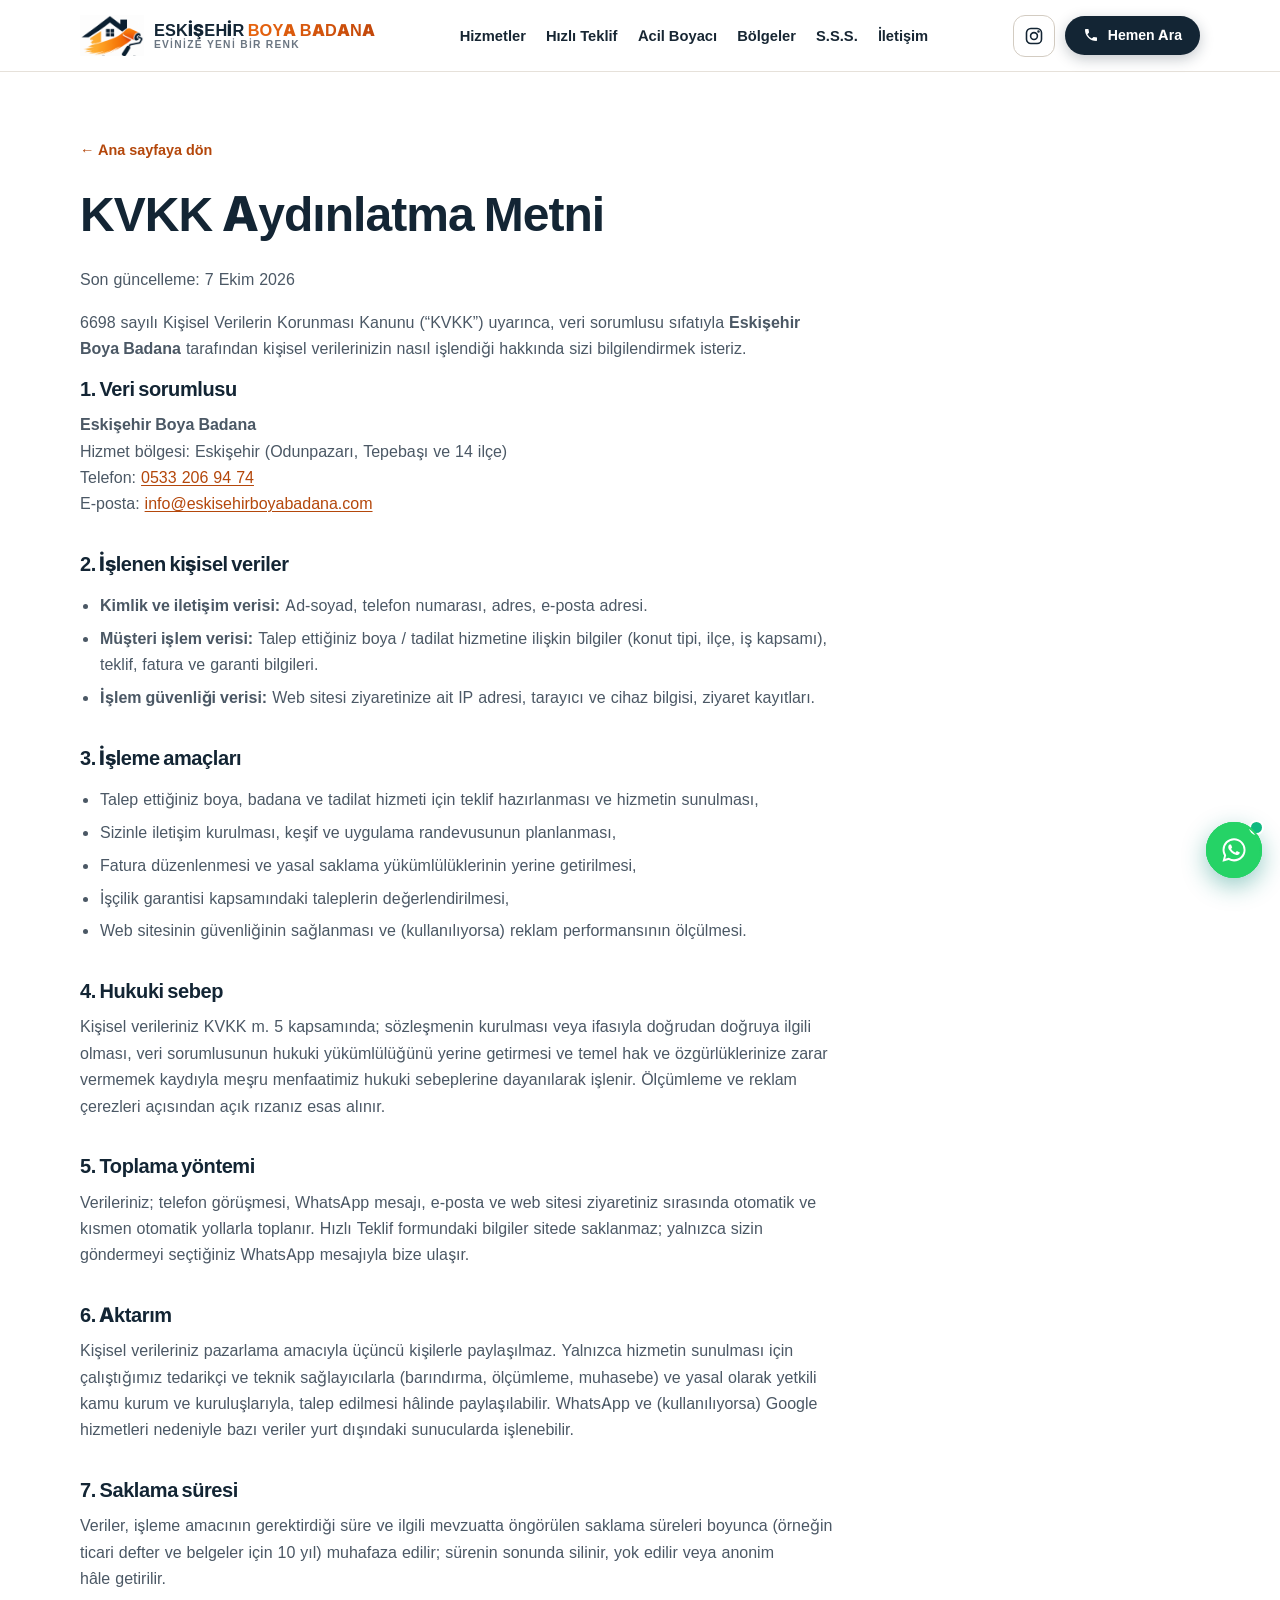
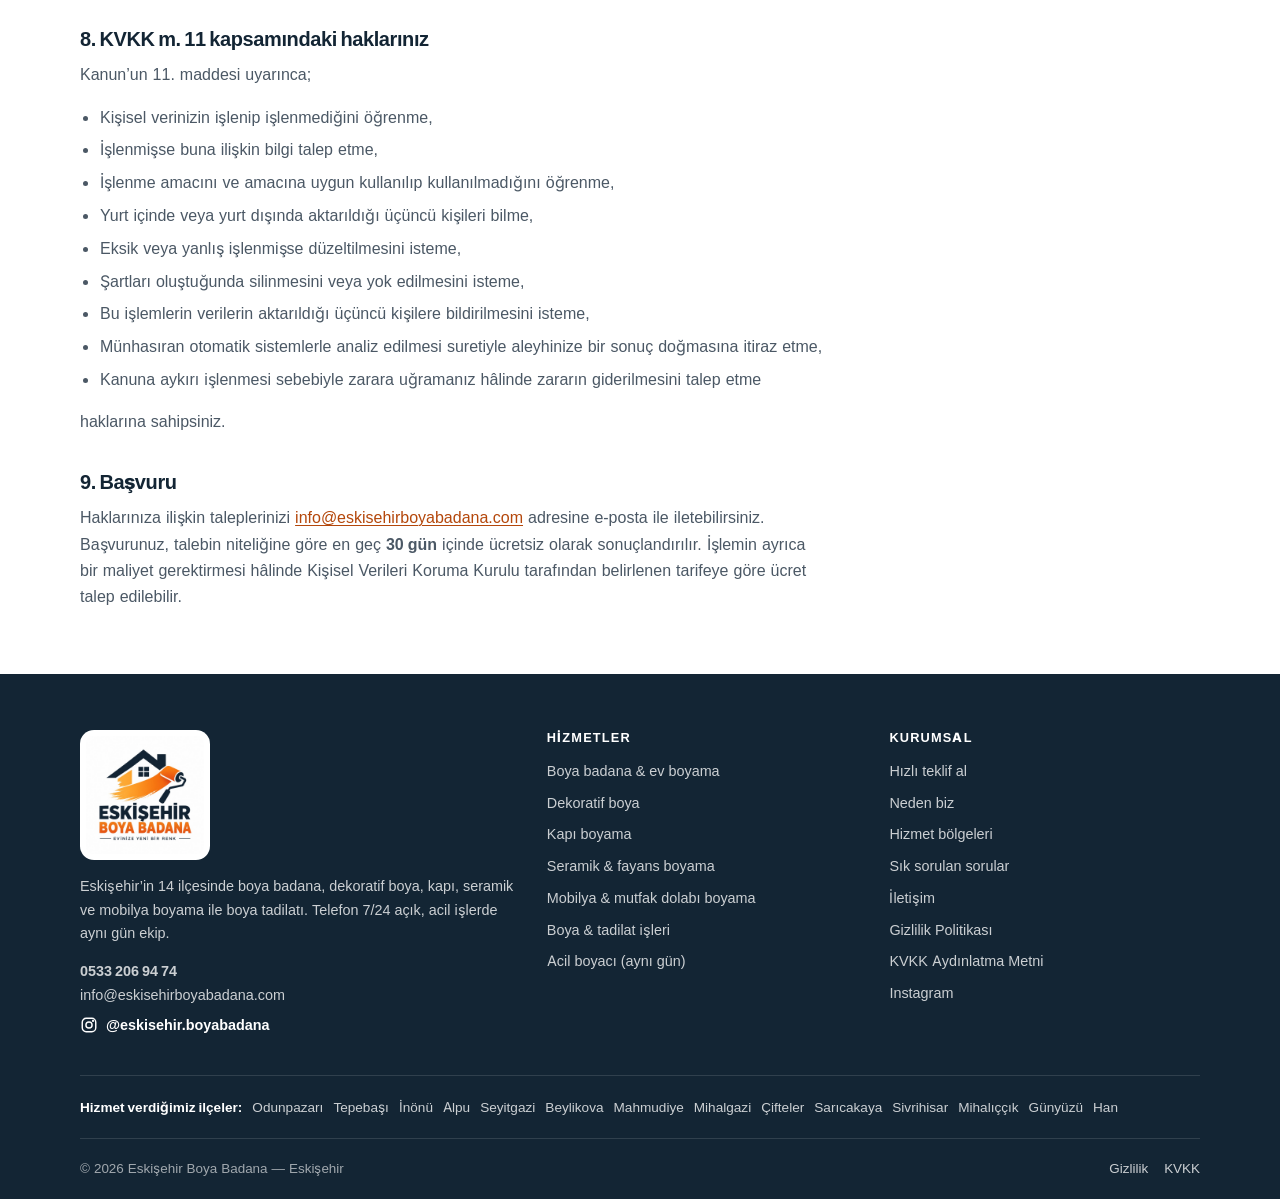
<file: kvkk-aydinlatma-metni/index.html>
<!DOCTYPE html>
<html lang="tr">
<head>
<meta charset="utf-8">
<meta name="viewport" content="width=device-width, initial-scale=1">

<title>KVKK Aydınlatma Metni — Eskişehir Boya Badana</title>
<meta name="description" content="Eskişehir Boya Badana KVKK aydınlatma metni: işlenen kişisel veriler, amaçlar, hukuki sebepler ve KVKK m. 11 kapsamındaki haklarınız.">
<meta name="robots" content="noindex,follow">
<meta name="author" content="Eskişehir Boya Badana">
<meta name="theme-color" content="#132534">
<link rel="canonical" href="https://eskisehirboyabadana.com/kvkk-aydinlatma-metni/">

<!-- Sosyal paylaşım -->
<meta property="og:type" content="website">
<meta property="og:locale" content="tr_TR">
<meta property="og:site_name" content="Eskişehir Boya Badana">
<meta property="og:title" content="KVKK Aydınlatma Metni — Eskişehir Boya Badana">
<meta property="og:description" content="Eskişehir Boya Badana KVKK aydınlatma metni: işlenen kişisel veriler, amaçlar, hukuki sebepler ve KVKK m. 11 kapsamındaki haklarınız.">
<meta property="og:url" content="https://eskisehirboyabadana.com/kvkk-aydinlatma-metni/">
<meta property="og:image" content="https://eskisehirboyabadana.com/assets/img/og.jpg">
<meta property="og:image:width" content="1200">
<meta property="og:image:height" content="630">
<meta property="og:image:alt" content="Eskişehir Boya Badana logosu — Evinize Yeni Bir Renk">
<meta name="twitter:card" content="summary_large_image">
<meta name="twitter:title" content="KVKK Aydınlatma Metni — Eskişehir Boya Badana">
<meta name="twitter:description" content="Eskişehir Boya Badana KVKK aydınlatma metni: işlenen kişisel veriler, amaçlar, hukuki sebepler ve KVKK m. 11 kapsamındaki haklarınız.">
<meta name="twitter:image" content="https://eskisehirboyabadana.com/assets/img/og.jpg">

<!-- Yerel / coğrafi -->
<meta name="geo.region" content="TR-26">
<meta name="geo.placename" content="Eskişehir">
<meta name="geo.position" content="39.7767;30.5206">
<meta name="ICBM" content="39.7767, 30.5206">

<link rel="icon" href="/assets/img/favicon.svg" type="image/svg+xml">
<link rel="apple-touch-icon" href="/assets/img/apple-touch-icon.png">
<link rel="manifest" href="/site.webmanifest">

<link rel="preload" href="/assets/fonts/inter-var.woff2" as="font" type="font/woff2" crossorigin>
<link rel="stylesheet" href="/assets/css/style.css">

</head>
<body>

<a class="skip-link" href="#icerik">İçeriğe geç</a>

<!-- ============================================================ ikonlar -->
<svg width="0" height="0" style="position:absolute" aria-hidden="true" focusable="false">
  <defs>
    <symbol id="i-roller" viewBox="0 0 24 24" fill="none" stroke="currentColor" stroke-width="1.8" stroke-linecap="round" stroke-linejoin="round">
      <rect x="3" y="3" width="15" height="6" rx="1.6"/><path d="M18 6h2a1 1 0 0 1 1 1v3a1 1 0 0 1-1 1h-8v3"/><rect x="10" y="14" width="4" height="7" rx="1.2"/>
    </symbol>
    <symbol id="i-sparkle" viewBox="0 0 24 24" fill="none" stroke="currentColor" stroke-width="1.7" stroke-linecap="round" stroke-linejoin="round">
      <path d="M9.94 15.5A2 2 0 0 0 8.5 14.06l-6.14-1.58a.5.5 0 0 1 0-.96L8.5 9.94A2 2 0 0 0 9.94 8.5l1.58-6.14a.5.5 0 0 1 .96 0l1.58 6.14A2 2 0 0 0 15.5 9.94l6.14 1.58a.5.5 0 0 1 0 .96l-6.14 1.58a2 2 0 0 0-1.44 1.44l-1.58 6.14a.5.5 0 0 1-.96 0Z"/>
      <path d="M20 3v4M22 5h-4M4 17v2M5 18H3"/>
    </symbol>
    <symbol id="i-door" viewBox="0 0 24 24" fill="none" stroke="currentColor" stroke-width="1.8" stroke-linecap="round" stroke-linejoin="round">
      <path d="M3 21h18"/><path d="M5 21V4a1 1 0 0 1 1-1h12a1 1 0 0 1 1 1v17"/><path d="M8 6.5h8v5H8zM8 14.5h8V18H8z"/><path d="M16.5 12.8v.4"/>
    </symbol>
    <symbol id="i-tiles" viewBox="0 0 24 24" fill="none" stroke="currentColor" stroke-width="1.8" stroke-linecap="round" stroke-linejoin="round">
      <rect x="3" y="3" width="18" height="18" rx="2"/><path d="M3 9h18M3 15h18M9 3v18M15 3v18"/>
    </symbol>
    <symbol id="i-cabinet" viewBox="0 0 24 24" fill="none" stroke="currentColor" stroke-width="1.8" stroke-linecap="round" stroke-linejoin="round">
      <rect x="4" y="3" width="16" height="15" rx="1.5"/><path d="M12 3v15M10 9.5v2M14 9.5v2M6.5 18v3M17.5 18v3"/>
    </symbol>
    <symbol id="i-tools" viewBox="0 0 24 24" fill="none" stroke="currentColor" stroke-width="1.8" stroke-linecap="round" stroke-linejoin="round">
      <path d="m15 12-8.4 8.4a2.1 2.1 0 0 1-3-3L12 9"/><path d="m18 15 4-4"/>
      <path d="m21.5 11.5-1.9-1.9A2 2 0 0 1 19 8.2V7l-2.3-2.3a6 6 0 0 0-4.2-1.7L9 3l.9.8A6.2 6.2 0 0 1 12 8.4V10l2 2h1.2a2 2 0 0 1 1.4.6l1.9 1.9"/>
    </symbol>
    <symbol id="i-bolt" viewBox="0 0 24 24" fill="none" stroke="currentColor" stroke-width="1.8" stroke-linecap="round" stroke-linejoin="round">
      <path d="M13 2 4 14h7l-1 8 9-12h-7l1-8Z"/>
    </symbol>
    <symbol id="i-palette" viewBox="0 0 24 24" fill="none" stroke="currentColor" stroke-width="1.8" stroke-linecap="round" stroke-linejoin="round">
      <path d="M12 3a9 9 0 1 0 0 18c1.1 0 1.8-.9 1.8-1.9 0-.5-.2-.9-.5-1.3-.3-.3-.5-.8-.5-1.2 0-1 .8-1.8 1.8-1.8H17a4 4 0 0 0 4-4C21 6.6 17 3 12 3Z"/>
      <circle cx="7.5" cy="11.5" r="1.1"/><circle cx="9.5" cy="7.5" r="1.1"/><circle cx="14.5" cy="7.5" r="1.1"/>
    </symbol>
    <symbol id="i-clock" viewBox="0 0 24 24" fill="none" stroke="currentColor" stroke-width="1.8" stroke-linecap="round" stroke-linejoin="round">
      <circle cx="12" cy="12" r="9"/><path d="M12 7v5.2l3.2 2"/>
    </symbol>
    <symbol id="i-shield" viewBox="0 0 24 24" fill="none" stroke="currentColor" stroke-width="1.8" stroke-linecap="round" stroke-linejoin="round">
      <path d="M12 3 5 6v5.5c0 4.3 2.9 8.2 7 9.5 4.1-1.3 7-5.2 7-9.5V6Z"/><path d="m9 12 2 2 4-4"/>
    </symbol>
    <symbol id="i-tag" viewBox="0 0 24 24" fill="none" stroke="currentColor" stroke-width="1.8" stroke-linecap="round" stroke-linejoin="round">
      <path d="M20.6 13.4 13.4 20.6a2 2 0 0 1-2.8 0L3 13V3h10l7.6 7.6a2 2 0 0 1 0 2.8Z"/><circle cx="7.5" cy="7.5" r="1.4"/><path d="m10.5 15.5 5-5M11 11h.01M15 15h.01"/>
    </symbol>
    <symbol id="i-check" viewBox="0 0 24 24" fill="none" stroke="currentColor" stroke-width="3" stroke-linecap="round" stroke-linejoin="round">
      <path d="m5 12.5 4.5 4.5L19 7.5"/>
    </symbol>
    <symbol id="i-arrow" viewBox="0 0 24 24" fill="none" stroke="currentColor" stroke-width="2.2" stroke-linecap="round" stroke-linejoin="round">
      <path d="M5 12h14M13 6l6 6-6 6"/>
    </symbol>
    <symbol id="i-home" viewBox="0 0 24 24" fill="none" stroke="currentColor" stroke-width="1.8" stroke-linecap="round" stroke-linejoin="round">
      <path d="M3 11 12 4l9 7"/><path d="M5 9.8V20h14V9.8"/><path d="M10 20v-5h4v5"/>
    </symbol>
    <symbol id="i-phone" viewBox="0 0 24 24" fill="currentColor">
      <path d="M6.6 10.8a15.1 15.1 0 0 0 6.6 6.6l2.2-2.2a1 1 0 0 1 1-.25c1.1.37 2.3.57 3.6.57a1 1 0 0 1 1 1V20a1 1 0 0 1-1 1A17 17 0 0 1 3 4a1 1 0 0 1 1-1h3.5a1 1 0 0 1 1 1c0 1.25.2 2.45.57 3.57a1 1 0 0 1-.25 1Z"/>
    </symbol>
    <symbol id="i-wa" viewBox="0 0 24 24" fill="currentColor">
      <path d="M12.04 2C6.6 2 2.2 6.4 2.2 11.84c0 1.74.46 3.44 1.32 4.94L2.1 22l5.35-1.4a9.8 9.8 0 0 0 4.59 1.17h.01c5.43 0 9.84-4.4 9.84-9.84 0-2.63-1.02-5.1-2.88-6.96A9.77 9.77 0 0 0 12.04 2Zm0 17.93h-.01a8.2 8.2 0 0 1-4.16-1.14l-.3-.18-3.09.81.82-3.02-.2-.31a8.13 8.13 0 0 1-1.25-4.35 8.19 8.19 0 0 1 8.2-8.17c2.18 0 4.24.85 5.78 2.4a8.13 8.13 0 0 1 2.4 5.78c0 4.52-3.68 8.18-8.19 8.18Zm4.49-6.13c-.25-.13-1.46-.72-1.68-.8-.23-.08-.39-.13-.56.12-.16.25-.64.8-.78.97-.14.16-.29.18-.54.06a6.7 6.7 0 0 1-3.3-2.88c-.25-.43.25-.4.71-1.32.08-.16.04-.3-.02-.42-.06-.13-.56-1.34-.76-1.84-.2-.48-.4-.41-.56-.42h-.48c-.16 0-.42.06-.64.31-.22.25-.84.82-.84 2 0 1.18.86 2.32.98 2.48.12.16 1.69 2.58 4.1 3.62 1.53.66 2.13.71 2.89.6.46-.07 1.46-.6 1.67-1.18.2-.58.2-1.07.14-1.18-.06-.11-.22-.17-.47-.3Z"/>
    </symbol>
    <symbol id="i-ig" viewBox="0 0 24 24" fill="none" stroke="currentColor" stroke-width="1.9" stroke-linecap="round" stroke-linejoin="round">
      <rect x="3" y="3" width="18" height="18" rx="5.2"/><circle cx="12" cy="12" r="4.1"/><circle cx="17.4" cy="6.6" r=".6" fill="currentColor"/>
    </symbol>
    <symbol id="i-mail" viewBox="0 0 24 24" fill="none" stroke="currentColor" stroke-width="1.8" stroke-linecap="round" stroke-linejoin="round">
      <rect x="3" y="5" width="18" height="14" rx="2"/><path d="m3.5 6.5 8.5 6 8.5-6"/>
    </symbol>
    <symbol id="i-pin" viewBox="0 0 24 24" fill="none" stroke="currentColor" stroke-width="1.8" stroke-linecap="round" stroke-linejoin="round">
      <path d="M12 21s7-6 7-11a7 7 0 1 0-14 0c0 5 7 11 7 11Z"/><circle cx="12" cy="10" r="2.6"/>
    </symbol>
    <symbol id="i-chevron" viewBox="0 0 24 24" fill="none" stroke="currentColor" stroke-width="2.2" stroke-linecap="round" stroke-linejoin="round">
      <path d="m6 9 6 6 6-6"/>
    </symbol>
    <symbol id="i-menu" viewBox="0 0 24 24" fill="none" stroke="currentColor" stroke-width="2" stroke-linecap="round">
      <path d="M4 7h16M4 12h16M4 17h16"/>
    </symbol>
  </defs>
</svg>

<!-- ============================================================ header -->
<header class="site-header">
  <div class="container">
    <a class="brand" href="/" aria-label="Eskişehir Boya Badana ana sayfa">
      <img src="/assets/img/logo-mark.png" width="300" height="196" alt="Eskişehir Boya Badana logosu — ev ve boya rulosu">
      <span class="brand-text">
        <span class="brand-name">Eskişehir <b>Boya Badana</b></span>
        <span class="brand-sub">Evinize Yeni Bir Renk</span>
      </span>
    </a>

    <button class="nav-toggle" type="button" aria-label="Menüyü aç" aria-expanded="false" aria-controls="main-nav">
      <svg width="22" height="22"><use href="#i-menu"></use></svg>
    </button>

    <nav class="main-nav" id="main-nav" data-open="false" aria-label="Ana menü">
      <ul>
        <li><a href="/#hizmetler">Hizmetler</a></li>
        <li><a href="/#hizli-teklif">Hızlı Teklif</a></li>
        <li><a href="/acil-boyaci/">Acil Boyacı</a></li>
        <li><a href="/#bolgeler">Bölgeler</a></li>
        <li><a href="/#sss">S.S.S.</a></li>
        <li><a href="/#iletisim">İletişim</a></li>
      </ul>
    </nav>

    <div class="header-cta">
      <span class="chip chip-online" data-online-chip data-open="true">
        <span class="dot" aria-hidden="true"></span>
        <span data-online-text>Şu anda çevrimiçi</span>
        <span class="clock" data-clock aria-hidden="true">--:--</span>
      </span>
      <a class="icon-btn" href="https://www.instagram.com/eskisehir.boyabadana/" data-sosyal="instagram" rel="noopener" target="_blank" aria-label="Instagram’da takip edin (@eskisehir.boyabadana)">
        <svg width="20" height="20" aria-hidden="true"><use href="#i-ig"></use></svg>
      </a>
      <a class="btn btn-call btn-sm" href="tel:+905332069474" data-tel>
        <svg width="16" height="16" aria-hidden="true"><use href="#i-phone"></use></svg>
        <span>Hemen Ara</span>
      </a>
    </div>
  </div>
</header>

<main id="icerik" class="legal-page">
  <div class="container">
    <a class="back-link" href="/">← Ana sayfaya dön</a>
    <div class="prose">
      <h1>KVKK Aydınlatma Metni</h1>
      <p>Son güncelleme: <span data-field="legal.lastUpdated">7 Ekim 2026</span></p>

      <p>6698 sayılı Kişisel Verilerin Korunması Kanunu (“KVKK”) uyarınca, veri sorumlusu sıfatıyla
      <strong>Eskişehir Boya Badana</strong> tarafından kişisel verilerinizin nasıl işlendiği hakkında sizi bilgilendirmek isteriz.</p>

      <h2>1. Veri sorumlusu</h2>
      <p>
        <strong>Eskişehir Boya Badana</strong><br>
        Hizmet bölgesi: Eskişehir (Odunpazarı, Tepebaşı ve 14 ilçe)<br>
        Telefon: <a href="tel:+905332069474" data-tel><span data-field="contact.phoneDisplay">0533 206 94 74</span></a><br>
        E-posta: <a href="mailto:info@eskisehirboyabadana.com" data-mail><span data-field="contact.email">info@eskisehirboyabadana.com</span></a>
      </p>

      <h2>2. İşlenen kişisel veriler</h2>
      <ul>
        <li><strong>Kimlik ve iletişim verisi:</strong> Ad-soyad, telefon numarası, adres, e-posta adresi.</li>
        <li><strong>Müşteri işlem verisi:</strong> Talep ettiğiniz boya / tadilat hizmetine ilişkin bilgiler (konut tipi, ilçe, iş kapsamı), teklif, fatura ve garanti bilgileri.</li>
        <li><strong>İşlem güvenliği verisi:</strong> Web sitesi ziyaretinize ait IP adresi, tarayıcı ve cihaz bilgisi, ziyaret kayıtları.</li>
      </ul>

      <h2>3. İşleme amaçları</h2>
      <ul>
        <li>Talep ettiğiniz boya, badana ve tadilat hizmeti için teklif hazırlanması ve hizmetin sunulması,</li>
        <li>Sizinle iletişim kurulması, keşif ve uygulama randevusunun planlanması,</li>
        <li>Fatura düzenlenmesi ve yasal saklama yükümlülüklerinin yerine getirilmesi,</li>
        <li>İşçilik garantisi kapsamındaki taleplerin değerlendirilmesi,</li>
        <li>Web sitesinin güvenliğinin sağlanması ve (kullanılıyorsa) reklam performansının ölçülmesi.</li>
      </ul>

      <h2>4. Hukuki sebep</h2>
      <p>Kişisel verileriniz KVKK m. 5 kapsamında; sözleşmenin kurulması veya ifasıyla doğrudan doğruya ilgili olması, veri sorumlusunun hukuki yükümlülüğünü yerine getirmesi ve temel hak ve özgürlüklerinize zarar vermemek kaydıyla meşru menfaatimiz hukuki sebeplerine dayanılarak işlenir. Ölçümleme ve reklam çerezleri açısından açık rızanız esas alınır.</p>

      <h2>5. Toplama yöntemi</h2>
      <p>Verileriniz; telefon görüşmesi, WhatsApp mesajı, e-posta ve web sitesi ziyaretiniz sırasında otomatik ve kısmen otomatik yollarla toplanır. Hızlı Teklif formundaki bilgiler sitede saklanmaz; yalnızca sizin göndermeyi seçtiğiniz WhatsApp mesajıyla bize ulaşır.</p>

      <h2>6. Aktarım</h2>
      <p>Kişisel verileriniz pazarlama amacıyla üçüncü kişilerle paylaşılmaz. Yalnızca hizmetin sunulması için çalıştığımız tedarikçi ve teknik sağlayıcılarla (barındırma, ölçümleme, muhasebe) ve yasal olarak yetkili kamu kurum ve kuruluşlarıyla, talep edilmesi hâlinde paylaşılabilir. WhatsApp ve (kullanılıyorsa) Google hizmetleri nedeniyle bazı veriler yurt dışındaki sunucularda işlenebilir.</p>

      <h2>7. Saklama süresi</h2>
      <p>Veriler, işleme amacının gerektirdiği süre ve ilgili mevzuatta öngörülen saklama süreleri boyunca (örneğin ticari defter ve belgeler için 10 yıl) muhafaza edilir; sürenin sonunda silinir, yok edilir veya anonim hâle getirilir.</p>

      <h2>8. KVKK m. 11 kapsamındaki haklarınız</h2>
      <p>Kanun’un 11. maddesi uyarınca;</p>
      <ul>
        <li>Kişisel verinizin işlenip işlenmediğini öğrenme,</li>
        <li>İşlenmişse buna ilişkin bilgi talep etme,</li>
        <li>İşlenme amacını ve amacına uygun kullanılıp kullanılmadığını öğrenme,</li>
        <li>Yurt içinde veya yurt dışında aktarıldığı üçüncü kişileri bilme,</li>
        <li>Eksik veya yanlış işlenmişse düzeltilmesini isteme,</li>
        <li>Şartları oluştuğunda silinmesini veya yok edilmesini isteme,</li>
        <li>Bu işlemlerin verilerin aktarıldığı üçüncü kişilere bildirilmesini isteme,</li>
        <li>Münhasıran otomatik sistemlerle analiz edilmesi suretiyle aleyhinize bir sonuç doğmasına itiraz etme,</li>
        <li>Kanuna aykırı işlenmesi sebebiyle zarara uğramanız hâlinde zararın giderilmesini talep etme</li>
      </ul>
      <p>haklarına sahipsiniz.</p>

      <h2>9. Başvuru</h2>
      <p>Haklarınıza ilişkin taleplerinizi
      <a href="mailto:info@eskisehirboyabadana.com" data-mail><span data-field="contact.email">info@eskisehirboyabadana.com</span></a>
      adresine e-posta ile iletebilirsiniz. Başvurunuz, talebin niteliğine göre en geç <strong>30 gün</strong> içinde ücretsiz olarak sonuçlandırılır. İşlemin ayrıca bir maliyet gerektirmesi hâlinde Kişisel Verileri Koruma Kurulu tarafından belirlenen tarifeye göre ücret talep edilebilir.</p>
    </div>
  </div>
</main>

<!-- ============================================================ footer -->
<footer class="site-footer">
  <div class="container">
    <div class="footer-grid">
      <div class="footer-brand">
        <img src="/assets/img/logo.jpg" width="600" height="600" alt="Eskişehir Boya Badana — Evinize Yeni Bir Renk" loading="lazy">
        <p>Eskişehir’in 14 ilçesinde boya badana, dekoratif boya, kapı, seramik ve mobilya boyama ile boya tadilatı. Telefon 7/24 açık, acil işlerde aynı gün ekip.</p>
        <p>
          <a href="tel:+905332069474" data-tel><strong data-field="contact.phoneDisplay">0533 206 94 74</strong></a><br>
          <a href="mailto:info@eskisehirboyabadana.com" data-mail><span data-field="contact.email">info@eskisehirboyabadana.com</span></a><br>
          <a class="footer-ig" href="https://www.instagram.com/eskisehir.boyabadana/" data-sosyal="instagram" rel="noopener" target="_blank">
            <svg width="18" height="18" aria-hidden="true"><use href="#i-ig"></use></svg>
            <span data-field="sosyal.instagramKullanici">@eskisehir.boyabadana</span>
          </a>
        </p>
      </div>

      <div>
        <h4>Hizmetler</h4>
        <ul>
          <li><a href="/boya-badana/">Boya badana &amp; ev boyama</a></li>
          <li><a href="/dekoratif-boya/">Dekoratif boya</a></li>
          <li><a href="/kapi-boyama/">Kapı boyama</a></li>
          <li><a href="/seramik-boyama/">Seramik &amp; fayans boyama</a></li>
          <li><a href="/mobilya-boyama/">Mobilya &amp; mutfak dolabı boyama</a></li>
          <li><a href="/tadilat/">Boya &amp; tadilat işleri</a></li>
          <li><a href="/acil-boyaci/">Acil boyacı (aynı gün)</a></li>
        </ul>
      </div>

      <div>
        <h4>Kurumsal</h4>
        <ul>
          <li><a href="/#hizli-teklif">Hızlı teklif al</a></li>
          <li><a href="/#neden-biz">Neden biz</a></li>
          <li><a href="/#bolgeler">Hizmet bölgeleri</a></li>
          <li><a href="/#sss">Sık sorulan sorular</a></li>
          <li><a href="/#iletisim">İletişim</a></li>
          <li><a href="/gizlilik-politikasi/">Gizlilik Politikası</a></li>
          <li><a href="/kvkk-aydinlatma-metni/">KVKK Aydınlatma Metni</a></li>
          <li><a href="https://www.instagram.com/eskisehir.boyabadana/" data-sosyal="instagram" rel="noopener" target="_blank">Instagram</a></li>
          <li hidden><a href="#" data-sosyal="facebook" rel="noopener" target="_blank">Facebook</a></li>
          <li hidden><a href="#" data-sosyal="googleIsletme" rel="noopener" target="_blank">Google İşletme Profili</a></li>
        </ul>
      </div>
    </div>

    <div class="footer-districts">
      <strong style="color:#fff">Hizmet verdiğimiz ilçeler:</strong>
      <span>Odunpazarı</span><span>Tepebaşı</span><span>İnönü</span><span>Alpu</span><span>Seyitgazi</span><span>Beylikova</span><span>Mahmudiye</span><span>Mihalgazi</span><span>Çifteler</span><span>Sarıcakaya</span><span>Sivrihisar</span><span>Mihalıççık</span><span>Günyüzü</span><span>Han</span>
    </div>

    <div class="footer-bottom">
      <span>© <span data-yil>2026</span> Eskişehir Boya Badana — Eskişehir</span>
      <nav aria-label="Yasal">
        <a href="/gizlilik-politikasi/">Gizlilik</a>
        <a href="/kvkk-aydinlatma-metni/">KVKK</a>
      </nav>
    </div>
  </div>
</footer>

<!-- ============================================================ yüzen / sabit -->
<a class="wa-float" href="https://wa.me/905332069474" data-wa rel="noopener" target="_blank"
   aria-label="WhatsApp’tan yazın — telefonumuz 7/24 açık">
  <svg width="28" height="28" aria-hidden="true"><use href="#i-wa"></use></svg>
  <span class="badge" aria-hidden="true"></span>
</a>

<div class="mobile-bar">
  <a class="btn btn-call" href="tel:+905332069474" data-tel>
    <svg width="16" height="16" aria-hidden="true"><use href="#i-phone"></use></svg> Ara
  </a>
  <a class="btn btn-wa" href="https://wa.me/905332069474" data-wa rel="noopener" target="_blank">
    <svg width="16" height="16" aria-hidden="true"><use href="#i-wa"></use></svg> WhatsApp
  </a>
  <a class="btn btn-primary" href="/#hizli-teklif">
    <svg width="16" height="16" aria-hidden="true"><use href="#i-tag"></use></svg> Teklif Al
  </a>
</div>

<script src="/assets/js/htmx.min.js" defer></script>
<script src="/assets/js/app.js" defer></script>
</body>
</html>
</file>
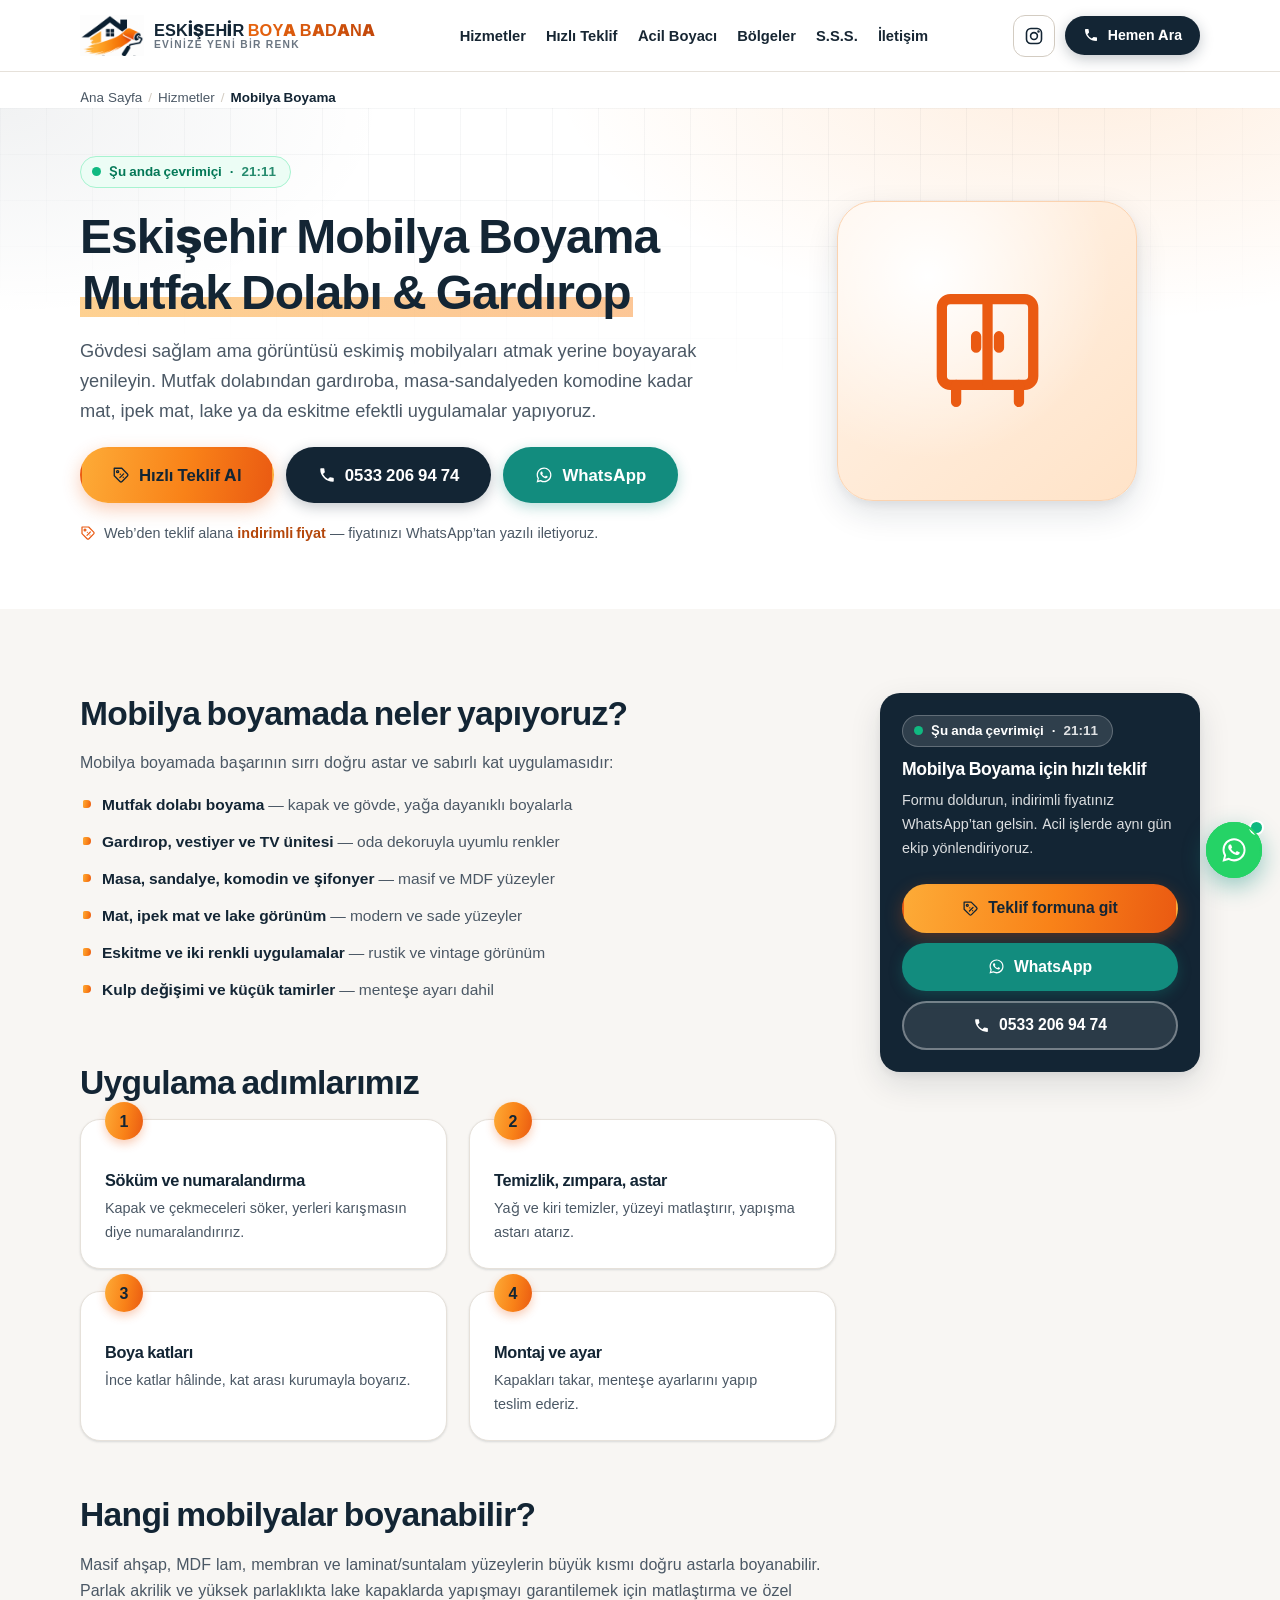
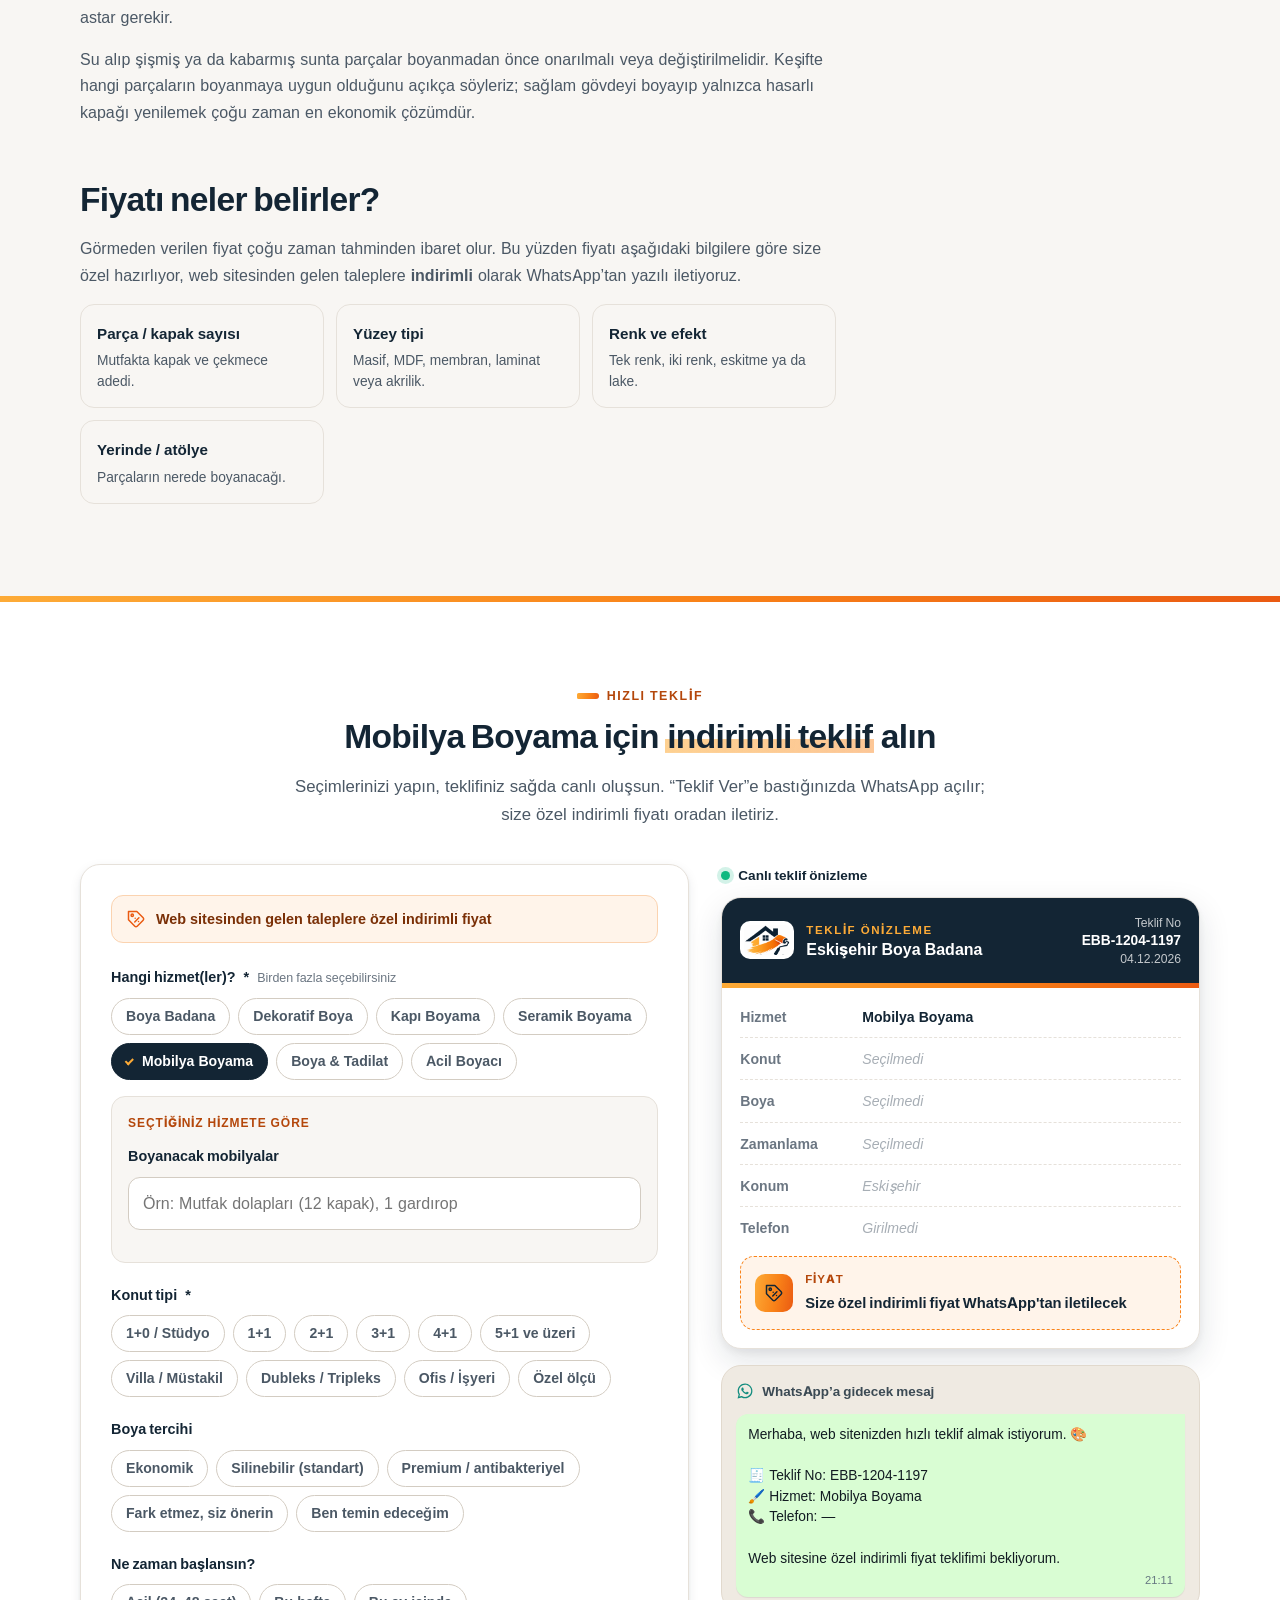
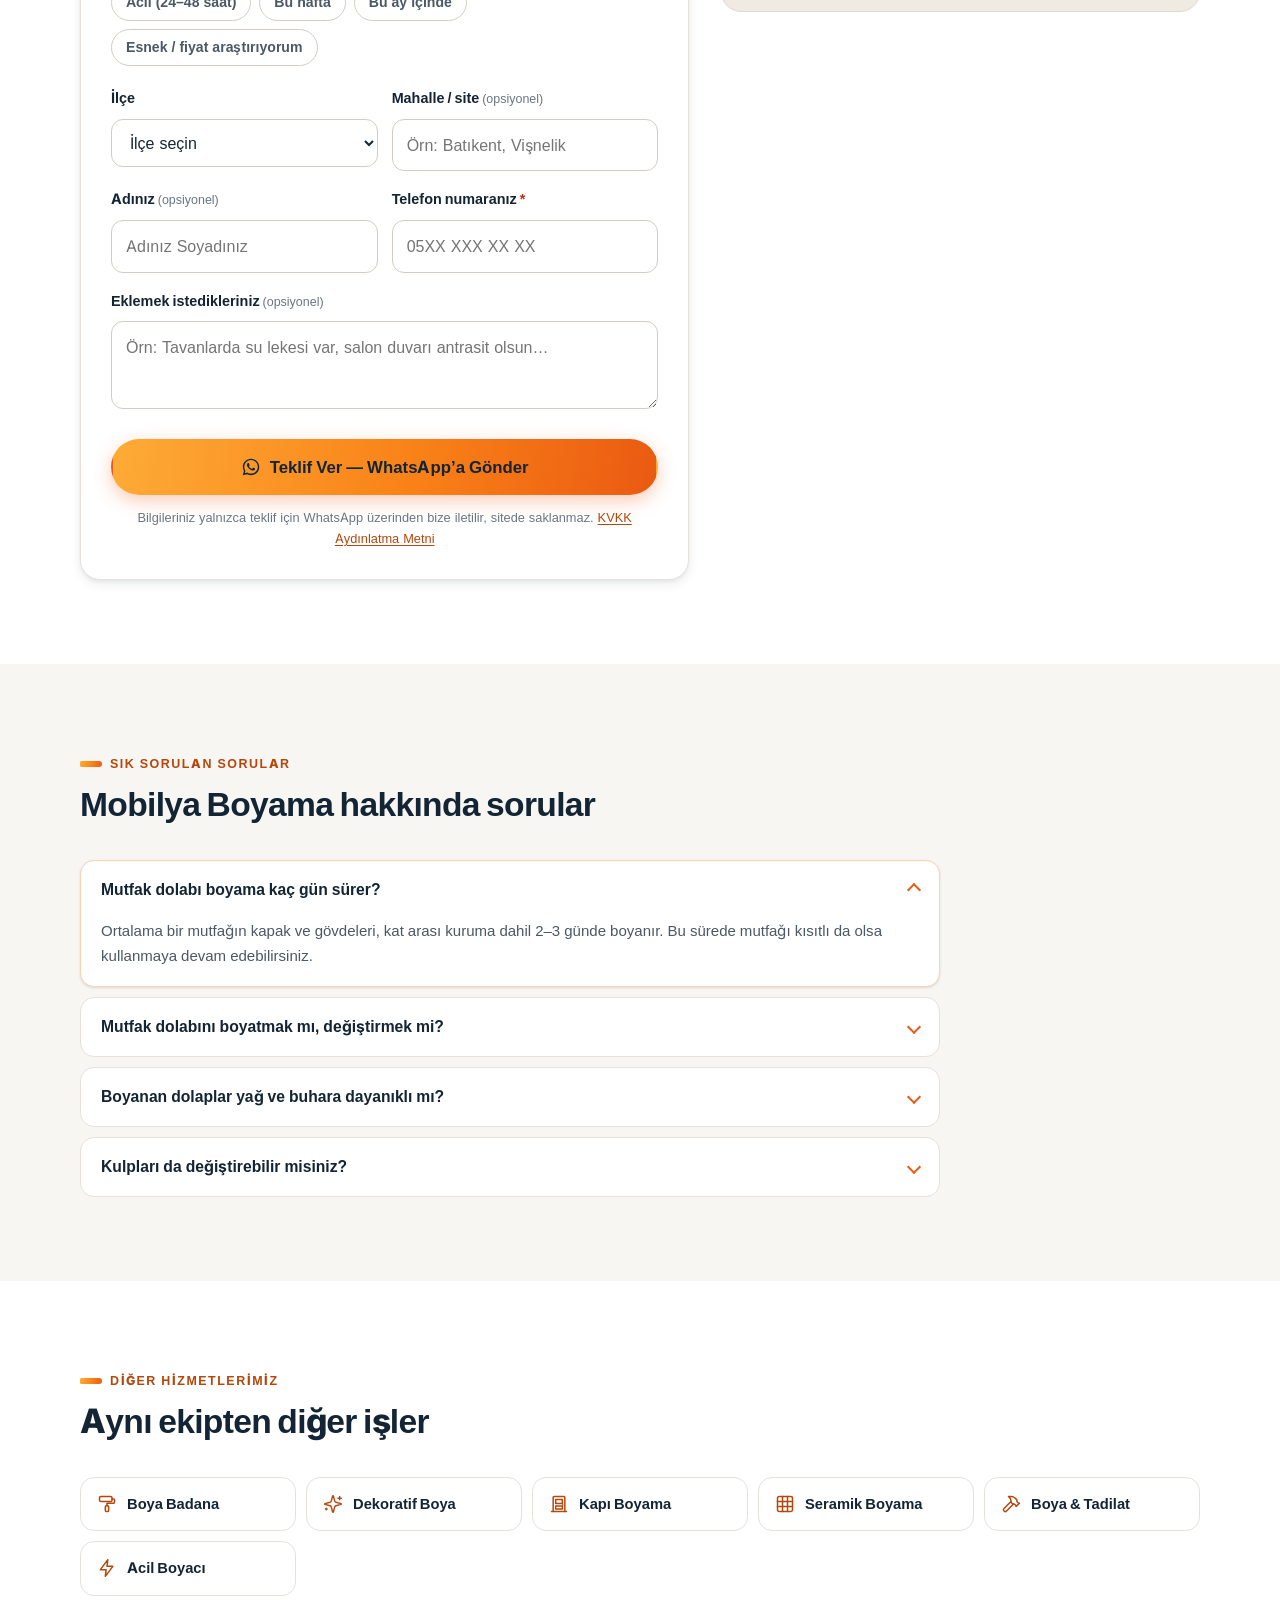
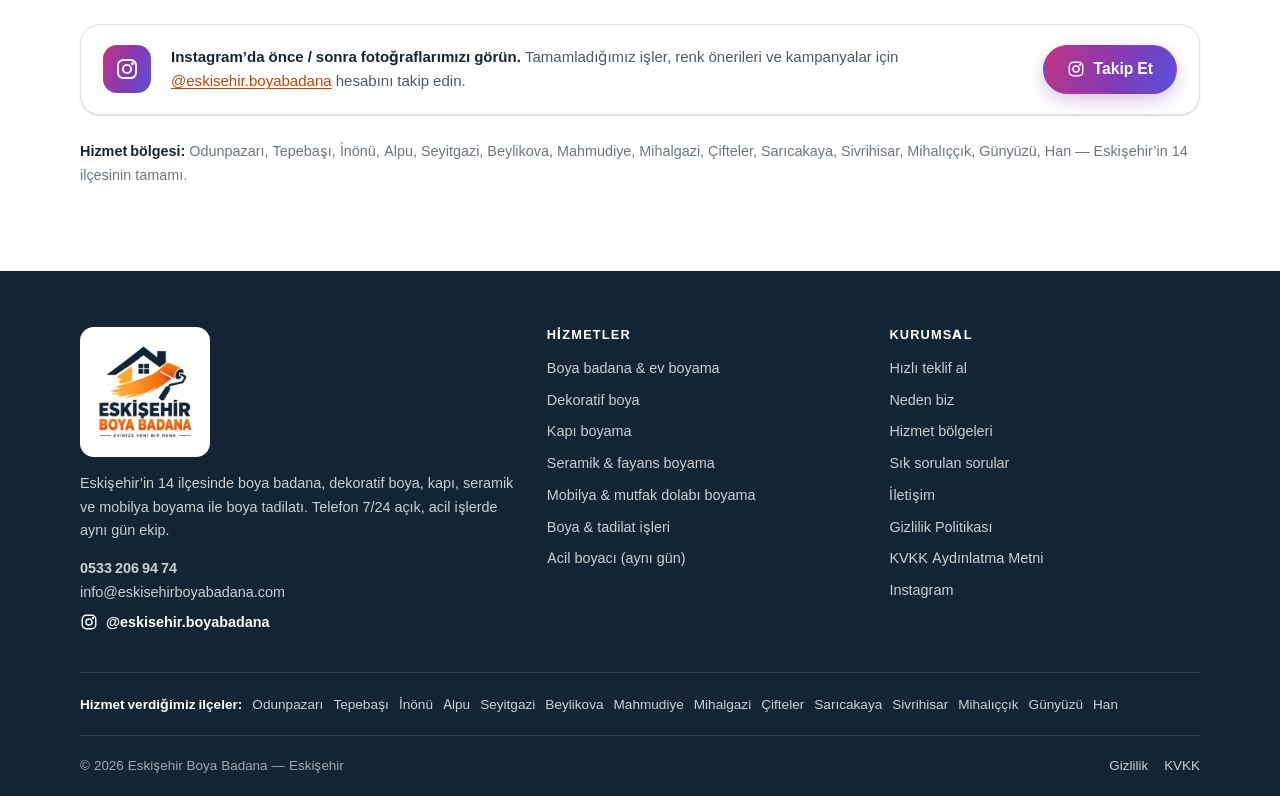
<file: mobilya-boyama/index.html>
<!DOCTYPE html>
<html lang="tr">
<head>
<meta charset="utf-8">
<meta name="viewport" content="width=device-width, initial-scale=1">

<title>Eskişehir Mobilya Boyama | Mutfak Dolabı &amp; Gardırop</title>
<meta name="description" content="Eskişehir mobilya boyama: mutfak dolabı, gardırop, masa-sandalye. Değiştirmeden yeni görünüm; mat, lake, eskitme. Hızlı teklif al, indirimli fiyat.">
<meta name="keywords" content="eskişehir mobilya boyama, mutfak dolabı boyama eskişehir, gardırop boyama, dolap boyama, masa sandalye boyama, eskitme boya">
<meta name="robots" content="index,follow,max-image-preview:large,max-snippet:-1,max-video-preview:-1">
<meta name="author" content="Eskişehir Boya Badana">
<meta name="theme-color" content="#132534">
<link rel="canonical" href="https://eskisehirboyabadana.com/mobilya-boyama/">

<!-- Sosyal paylaşım -->
<meta property="og:type" content="website">
<meta property="og:locale" content="tr_TR">
<meta property="og:site_name" content="Eskişehir Boya Badana">
<meta property="og:title" content="Eskişehir Mobilya Boyama | Mutfak Dolabı &amp; Gardırop">
<meta property="og:description" content="Eskişehir mobilya boyama: mutfak dolabı, gardırop, masa-sandalye. Değiştirmeden yeni görünüm; mat, lake, eskitme. Hızlı teklif al, indirimli fiyat.">
<meta property="og:url" content="https://eskisehirboyabadana.com/mobilya-boyama/">
<meta property="og:image" content="https://eskisehirboyabadana.com/assets/img/og.jpg">
<meta property="og:image:width" content="1200">
<meta property="og:image:height" content="630">
<meta property="og:image:alt" content="Eskişehir Boya Badana logosu — Evinize Yeni Bir Renk">
<meta name="twitter:card" content="summary_large_image">
<meta name="twitter:title" content="Eskişehir Mobilya Boyama | Mutfak Dolabı &amp; Gardırop">
<meta name="twitter:description" content="Eskişehir mobilya boyama: mutfak dolabı, gardırop, masa-sandalye. Değiştirmeden yeni görünüm; mat, lake, eskitme. Hızlı teklif al, indirimli fiyat.">
<meta name="twitter:image" content="https://eskisehirboyabadana.com/assets/img/og.jpg">

<!-- Yerel / coğrafi -->
<meta name="geo.region" content="TR-26">
<meta name="geo.placename" content="Eskişehir">
<meta name="geo.position" content="39.7767;30.5206">
<meta name="ICBM" content="39.7767, 30.5206">

<link rel="icon" href="/assets/img/favicon.svg" type="image/svg+xml">
<link rel="apple-touch-icon" href="/assets/img/apple-touch-icon.png">
<link rel="manifest" href="/site.webmanifest">

<link rel="preload" href="/assets/fonts/inter-var.woff2" as="font" type="font/woff2" crossorigin>
<link rel="stylesheet" href="/assets/css/style.css">

<!--
  ► YAPISAL VERİ (Google ve yapay zekâ arama motorları için)
  Telefon / sosyal medya bilgileri sayfa açılırken data/db.json'dan da tazelenir.
-->
<script type="application/ld+json" id="schema-org">
{
  "@context": "https://schema.org",
  "@graph": [
    {
      "@type": "HousePainter",
      "@id": "https://eskisehirboyabadana.com/#business",
      "name": "Eskişehir Boya Badana",
      "url": "https://eskisehirboyabadana.com/",
      "logo": "https://eskisehirboyabadana.com/assets/img/logo.jpg",
      "image": "https://eskisehirboyabadana.com/assets/img/og.jpg",
      "telephone": "+905332069474",
      "priceRange": "₺₺",
      "address": {
        "@type": "PostalAddress",
        "addressLocality": "Eskişehir",
        "addressRegion": "Eskişehir",
        "addressCountry": "TR"
      },
      "geo": {
        "@type": "GeoCoordinates",
        "latitude": 39.7767,
        "longitude": 30.5206
      },
      "openingHoursSpecification": [
        {
          "@type": "OpeningHoursSpecification",
          "dayOfWeek": [
            "Monday",
            "Tuesday",
            "Wednesday",
            "Thursday",
            "Friday",
            "Saturday",
            "Sunday"
          ],
          "opens": "00:00",
          "closes": "23:59"
        }
      ],
      "areaServed": [
        {
          "@type": "AdministrativeArea",
          "name": "Eskişehir"
        },
        {
          "@type": "City",
          "name": "Odunpazarı"
        },
        {
          "@type": "City",
          "name": "Tepebaşı"
        },
        {
          "@type": "City",
          "name": "İnönü"
        },
        {
          "@type": "City",
          "name": "Alpu"
        },
        {
          "@type": "City",
          "name": "Seyitgazi"
        },
        {
          "@type": "City",
          "name": "Beylikova"
        },
        {
          "@type": "City",
          "name": "Mahmudiye"
        },
        {
          "@type": "City",
          "name": "Mihalgazi"
        },
        {
          "@type": "City",
          "name": "Çifteler"
        },
        {
          "@type": "City",
          "name": "Sarıcakaya"
        },
        {
          "@type": "City",
          "name": "Sivrihisar"
        },
        {
          "@type": "City",
          "name": "Mihalıççık"
        },
        {
          "@type": "City",
          "name": "Günyüzü"
        },
        {
          "@type": "City",
          "name": "Han"
        }
      ],
      "sameAs": [
        "https://www.instagram.com/eskisehir.boyabadana/"
      ]
    },
    {
      "@type": "Service",
      "@id": "https://eskisehirboyabadana.com/mobilya-boyama/#service",
      "name": "Eskişehir Mobilya ve Mutfak Dolabı Boyama",
      "serviceType": "Mobilya boyama",
      "description": "Gövdesi sağlam ama görüntüsü eskimiş mobilyaları atmak yerine boyayarak yenileyin. Mutfak dolabından gardıroba, masa-sandalyeden komodine kadar mat, ipek mat, lake ya da eskitme efektli uygulamalar yapıyoruz.",
      "url": "https://eskisehirboyabadana.com/mobilya-boyama/",
      "provider": {
        "@id": "https://eskisehirboyabadana.com/#business"
      },
      "areaServed": [
        {
          "@type": "AdministrativeArea",
          "name": "Eskişehir"
        },
        {
          "@type": "City",
          "name": "Odunpazarı"
        },
        {
          "@type": "City",
          "name": "Tepebaşı"
        },
        {
          "@type": "City",
          "name": "İnönü"
        },
        {
          "@type": "City",
          "name": "Alpu"
        },
        {
          "@type": "City",
          "name": "Seyitgazi"
        },
        {
          "@type": "City",
          "name": "Beylikova"
        },
        {
          "@type": "City",
          "name": "Mahmudiye"
        },
        {
          "@type": "City",
          "name": "Mihalgazi"
        },
        {
          "@type": "City",
          "name": "Çifteler"
        },
        {
          "@type": "City",
          "name": "Sarıcakaya"
        },
        {
          "@type": "City",
          "name": "Sivrihisar"
        },
        {
          "@type": "City",
          "name": "Mihalıççık"
        },
        {
          "@type": "City",
          "name": "Günyüzü"
        },
        {
          "@type": "City",
          "name": "Han"
        }
      ],
      "hasOfferCatalog": {
        "@type": "OfferCatalog",
        "name": "Mobilya Boyama",
        "itemListElement": [
          {
            "@type": "Offer",
            "itemOffered": {
              "@type": "Service",
              "name": "Mutfak dolabı boyama"
            }
          },
          {
            "@type": "Offer",
            "itemOffered": {
              "@type": "Service",
              "name": "Gardırop, vestiyer ve TV ünitesi"
            }
          },
          {
            "@type": "Offer",
            "itemOffered": {
              "@type": "Service",
              "name": "Masa, sandalye, komodin ve şifonyer"
            }
          },
          {
            "@type": "Offer",
            "itemOffered": {
              "@type": "Service",
              "name": "Mat, ipek mat ve lake görünüm"
            }
          },
          {
            "@type": "Offer",
            "itemOffered": {
              "@type": "Service",
              "name": "Eskitme ve iki renkli uygulamalar"
            }
          },
          {
            "@type": "Offer",
            "itemOffered": {
              "@type": "Service",
              "name": "Kulp değişimi ve küçük tamirler"
            }
          }
        ]
      }
    },
    {
      "@type": "BreadcrumbList",
      "@id": "https://eskisehirboyabadana.com/mobilya-boyama/#breadcrumb",
      "itemListElement": [
        {
          "@type": "ListItem",
          "position": 1,
          "name": "Ana Sayfa",
          "item": "https://eskisehirboyabadana.com/"
        },
        {
          "@type": "ListItem",
          "position": 2,
          "name": "Mobilya Boyama",
          "item": "https://eskisehirboyabadana.com/mobilya-boyama/"
        }
      ]
    },
    {
      "@type": "WebPage",
      "@id": "https://eskisehirboyabadana.com/mobilya-boyama/#webpage",
      "url": "https://eskisehirboyabadana.com/mobilya-boyama/",
      "name": "Eskişehir Mobilya Boyama | Mutfak Dolabı & Gardırop",
      "description": "Eskişehir mobilya boyama: mutfak dolabı, gardırop, masa-sandalye. Değiştirmeden yeni görünüm; mat, lake, eskitme. Hızlı teklif al, indirimli fiyat.",
      "isPartOf": {
        "@id": "https://eskisehirboyabadana.com/#website"
      },
      "about": {
        "@id": "https://eskisehirboyabadana.com/mobilya-boyama/#service"
      },
      "breadcrumb": {
        "@id": "https://eskisehirboyabadana.com/mobilya-boyama/#breadcrumb"
      },
      "inLanguage": "tr-TR"
    },
    {
      "@type": "FAQPage",
      "@id": "https://eskisehirboyabadana.com/mobilya-boyama/#faq",
      "mainEntity": [
        {
          "@type": "Question",
          "name": "Mutfak dolabı boyama kaç gün sürer?",
          "acceptedAnswer": {
            "@type": "Answer",
            "text": "Ortalama bir mutfağın kapak ve gövdeleri, kat arası kuruma dahil 2–3 günde boyanır. Bu sürede mutfağı kısıtlı da olsa kullanmaya devam edebilirsiniz."
          }
        },
        {
          "@type": "Question",
          "name": "Mutfak dolabını boyatmak mı, değiştirmek mi?",
          "acceptedAnswer": {
            "@type": "Answer",
            "text": "Gövde sağlam, kapaklar şişmemişse boyatmak çok daha hızlı ve ekonomiktir; söküm, moloz ve uzun bekleme olmaz. Gövdede su hasarı varsa değişimi öneririz."
          }
        },
        {
          "@type": "Question",
          "name": "Boyanan dolaplar yağ ve buhara dayanıklı mı?",
          "acceptedAnswer": {
            "@type": "Answer",
            "text": "Mutfakta silinebilir, yağa ve neme dayanıklı poliüretan veya akrilik esaslı mobilya boyaları kullanıyoruz. İlk haftalarda sert ovalamadan kaçınmanız yeterlidir."
          }
        },
        {
          "@type": "Question",
          "name": "Kulpları da değiştirebilir misiniz?",
          "acceptedAnswer": {
            "@type": "Answer",
            "text": "Evet. Eski kulpları söker, istediğiniz yeni kulpları takarız. Delik aralığı farklıysa eski delikleri macunlayıp yenilerini açarız."
          }
        }
      ]
    }
  ]
}
</script>
</head>
<body>

<a class="skip-link" href="#icerik">İçeriğe geç</a>

<!-- ============================================================ ikonlar -->
<svg width="0" height="0" style="position:absolute" aria-hidden="true" focusable="false">
  <defs>
    <symbol id="i-roller" viewBox="0 0 24 24" fill="none" stroke="currentColor" stroke-width="1.8" stroke-linecap="round" stroke-linejoin="round">
      <rect x="3" y="3" width="15" height="6" rx="1.6"/><path d="M18 6h2a1 1 0 0 1 1 1v3a1 1 0 0 1-1 1h-8v3"/><rect x="10" y="14" width="4" height="7" rx="1.2"/>
    </symbol>
    <symbol id="i-sparkle" viewBox="0 0 24 24" fill="none" stroke="currentColor" stroke-width="1.7" stroke-linecap="round" stroke-linejoin="round">
      <path d="M9.94 15.5A2 2 0 0 0 8.5 14.06l-6.14-1.58a.5.5 0 0 1 0-.96L8.5 9.94A2 2 0 0 0 9.94 8.5l1.58-6.14a.5.5 0 0 1 .96 0l1.58 6.14A2 2 0 0 0 15.5 9.94l6.14 1.58a.5.5 0 0 1 0 .96l-6.14 1.58a2 2 0 0 0-1.44 1.44l-1.58 6.14a.5.5 0 0 1-.96 0Z"/>
      <path d="M20 3v4M22 5h-4M4 17v2M5 18H3"/>
    </symbol>
    <symbol id="i-door" viewBox="0 0 24 24" fill="none" stroke="currentColor" stroke-width="1.8" stroke-linecap="round" stroke-linejoin="round">
      <path d="M3 21h18"/><path d="M5 21V4a1 1 0 0 1 1-1h12a1 1 0 0 1 1 1v17"/><path d="M8 6.5h8v5H8zM8 14.5h8V18H8z"/><path d="M16.5 12.8v.4"/>
    </symbol>
    <symbol id="i-tiles" viewBox="0 0 24 24" fill="none" stroke="currentColor" stroke-width="1.8" stroke-linecap="round" stroke-linejoin="round">
      <rect x="3" y="3" width="18" height="18" rx="2"/><path d="M3 9h18M3 15h18M9 3v18M15 3v18"/>
    </symbol>
    <symbol id="i-cabinet" viewBox="0 0 24 24" fill="none" stroke="currentColor" stroke-width="1.8" stroke-linecap="round" stroke-linejoin="round">
      <rect x="4" y="3" width="16" height="15" rx="1.5"/><path d="M12 3v15M10 9.5v2M14 9.5v2M6.5 18v3M17.5 18v3"/>
    </symbol>
    <symbol id="i-tools" viewBox="0 0 24 24" fill="none" stroke="currentColor" stroke-width="1.8" stroke-linecap="round" stroke-linejoin="round">
      <path d="m15 12-8.4 8.4a2.1 2.1 0 0 1-3-3L12 9"/><path d="m18 15 4-4"/>
      <path d="m21.5 11.5-1.9-1.9A2 2 0 0 1 19 8.2V7l-2.3-2.3a6 6 0 0 0-4.2-1.7L9 3l.9.8A6.2 6.2 0 0 1 12 8.4V10l2 2h1.2a2 2 0 0 1 1.4.6l1.9 1.9"/>
    </symbol>
    <symbol id="i-bolt" viewBox="0 0 24 24" fill="none" stroke="currentColor" stroke-width="1.8" stroke-linecap="round" stroke-linejoin="round">
      <path d="M13 2 4 14h7l-1 8 9-12h-7l1-8Z"/>
    </symbol>
    <symbol id="i-palette" viewBox="0 0 24 24" fill="none" stroke="currentColor" stroke-width="1.8" stroke-linecap="round" stroke-linejoin="round">
      <path d="M12 3a9 9 0 1 0 0 18c1.1 0 1.8-.9 1.8-1.9 0-.5-.2-.9-.5-1.3-.3-.3-.5-.8-.5-1.2 0-1 .8-1.8 1.8-1.8H17a4 4 0 0 0 4-4C21 6.6 17 3 12 3Z"/>
      <circle cx="7.5" cy="11.5" r="1.1"/><circle cx="9.5" cy="7.5" r="1.1"/><circle cx="14.5" cy="7.5" r="1.1"/>
    </symbol>
    <symbol id="i-clock" viewBox="0 0 24 24" fill="none" stroke="currentColor" stroke-width="1.8" stroke-linecap="round" stroke-linejoin="round">
      <circle cx="12" cy="12" r="9"/><path d="M12 7v5.2l3.2 2"/>
    </symbol>
    <symbol id="i-shield" viewBox="0 0 24 24" fill="none" stroke="currentColor" stroke-width="1.8" stroke-linecap="round" stroke-linejoin="round">
      <path d="M12 3 5 6v5.5c0 4.3 2.9 8.2 7 9.5 4.1-1.3 7-5.2 7-9.5V6Z"/><path d="m9 12 2 2 4-4"/>
    </symbol>
    <symbol id="i-tag" viewBox="0 0 24 24" fill="none" stroke="currentColor" stroke-width="1.8" stroke-linecap="round" stroke-linejoin="round">
      <path d="M20.6 13.4 13.4 20.6a2 2 0 0 1-2.8 0L3 13V3h10l7.6 7.6a2 2 0 0 1 0 2.8Z"/><circle cx="7.5" cy="7.5" r="1.4"/><path d="m10.5 15.5 5-5M11 11h.01M15 15h.01"/>
    </symbol>
    <symbol id="i-check" viewBox="0 0 24 24" fill="none" stroke="currentColor" stroke-width="3" stroke-linecap="round" stroke-linejoin="round">
      <path d="m5 12.5 4.5 4.5L19 7.5"/>
    </symbol>
    <symbol id="i-arrow" viewBox="0 0 24 24" fill="none" stroke="currentColor" stroke-width="2.2" stroke-linecap="round" stroke-linejoin="round">
      <path d="M5 12h14M13 6l6 6-6 6"/>
    </symbol>
    <symbol id="i-home" viewBox="0 0 24 24" fill="none" stroke="currentColor" stroke-width="1.8" stroke-linecap="round" stroke-linejoin="round">
      <path d="M3 11 12 4l9 7"/><path d="M5 9.8V20h14V9.8"/><path d="M10 20v-5h4v5"/>
    </symbol>
    <symbol id="i-phone" viewBox="0 0 24 24" fill="currentColor">
      <path d="M6.6 10.8a15.1 15.1 0 0 0 6.6 6.6l2.2-2.2a1 1 0 0 1 1-.25c1.1.37 2.3.57 3.6.57a1 1 0 0 1 1 1V20a1 1 0 0 1-1 1A17 17 0 0 1 3 4a1 1 0 0 1 1-1h3.5a1 1 0 0 1 1 1c0 1.25.2 2.45.57 3.57a1 1 0 0 1-.25 1Z"/>
    </symbol>
    <symbol id="i-wa" viewBox="0 0 24 24" fill="currentColor">
      <path d="M12.04 2C6.6 2 2.2 6.4 2.2 11.84c0 1.74.46 3.44 1.32 4.94L2.1 22l5.35-1.4a9.8 9.8 0 0 0 4.59 1.17h.01c5.43 0 9.84-4.4 9.84-9.84 0-2.63-1.02-5.1-2.88-6.96A9.77 9.77 0 0 0 12.04 2Zm0 17.93h-.01a8.2 8.2 0 0 1-4.16-1.14l-.3-.18-3.09.81.82-3.02-.2-.31a8.13 8.13 0 0 1-1.25-4.35 8.19 8.19 0 0 1 8.2-8.17c2.18 0 4.24.85 5.78 2.4a8.13 8.13 0 0 1 2.4 5.78c0 4.52-3.68 8.18-8.19 8.18Zm4.49-6.13c-.25-.13-1.46-.72-1.68-.8-.23-.08-.39-.13-.56.12-.16.25-.64.8-.78.97-.14.16-.29.18-.54.06a6.7 6.7 0 0 1-3.3-2.88c-.25-.43.25-.4.71-1.32.08-.16.04-.3-.02-.42-.06-.13-.56-1.34-.76-1.84-.2-.48-.4-.41-.56-.42h-.48c-.16 0-.42.06-.64.31-.22.25-.84.82-.84 2 0 1.18.86 2.32.98 2.48.12.16 1.69 2.58 4.1 3.62 1.53.66 2.13.71 2.89.6.46-.07 1.46-.6 1.67-1.18.2-.58.2-1.07.14-1.18-.06-.11-.22-.17-.47-.3Z"/>
    </symbol>
    <symbol id="i-ig" viewBox="0 0 24 24" fill="none" stroke="currentColor" stroke-width="1.9" stroke-linecap="round" stroke-linejoin="round">
      <rect x="3" y="3" width="18" height="18" rx="5.2"/><circle cx="12" cy="12" r="4.1"/><circle cx="17.4" cy="6.6" r=".6" fill="currentColor"/>
    </symbol>
    <symbol id="i-mail" viewBox="0 0 24 24" fill="none" stroke="currentColor" stroke-width="1.8" stroke-linecap="round" stroke-linejoin="round">
      <rect x="3" y="5" width="18" height="14" rx="2"/><path d="m3.5 6.5 8.5 6 8.5-6"/>
    </symbol>
    <symbol id="i-pin" viewBox="0 0 24 24" fill="none" stroke="currentColor" stroke-width="1.8" stroke-linecap="round" stroke-linejoin="round">
      <path d="M12 21s7-6 7-11a7 7 0 1 0-14 0c0 5 7 11 7 11Z"/><circle cx="12" cy="10" r="2.6"/>
    </symbol>
    <symbol id="i-chevron" viewBox="0 0 24 24" fill="none" stroke="currentColor" stroke-width="2.2" stroke-linecap="round" stroke-linejoin="round">
      <path d="m6 9 6 6 6-6"/>
    </symbol>
    <symbol id="i-menu" viewBox="0 0 24 24" fill="none" stroke="currentColor" stroke-width="2" stroke-linecap="round">
      <path d="M4 7h16M4 12h16M4 17h16"/>
    </symbol>
  </defs>
</svg>

<!-- ============================================================ header -->
<header class="site-header">
  <div class="container">
    <a class="brand" href="/" aria-label="Eskişehir Boya Badana ana sayfa">
      <img src="/assets/img/logo-mark.png" width="300" height="196" alt="Eskişehir Boya Badana logosu — ev ve boya rulosu">
      <span class="brand-text">
        <span class="brand-name">Eskişehir <b>Boya Badana</b></span>
        <span class="brand-sub">Evinize Yeni Bir Renk</span>
      </span>
    </a>

    <button class="nav-toggle" type="button" aria-label="Menüyü aç" aria-expanded="false" aria-controls="main-nav">
      <svg width="22" height="22"><use href="#i-menu"></use></svg>
    </button>

    <nav class="main-nav" id="main-nav" data-open="false" aria-label="Ana menü">
      <ul>
        <li><a href="/#hizmetler">Hizmetler</a></li>
        <li><a href="/#hizli-teklif">Hızlı Teklif</a></li>
        <li><a href="/acil-boyaci/">Acil Boyacı</a></li>
        <li><a href="/#bolgeler">Bölgeler</a></li>
        <li><a href="/#sss">S.S.S.</a></li>
        <li><a href="/#iletisim">İletişim</a></li>
      </ul>
    </nav>

    <div class="header-cta">
      <span class="chip chip-online" data-online-chip data-open="true">
        <span class="dot" aria-hidden="true"></span>
        <span data-online-text>Şu anda çevrimiçi</span>
        <span class="clock" data-clock aria-hidden="true">--:--</span>
      </span>
      <a class="icon-btn" href="https://www.instagram.com/eskisehir.boyabadana/" data-sosyal="instagram" rel="noopener" target="_blank" aria-label="Instagram’da takip edin (@eskisehir.boyabadana)">
        <svg width="20" height="20" aria-hidden="true"><use href="#i-ig"></use></svg>
      </a>
      <a class="btn btn-call btn-sm" href="tel:+905332069474" data-tel>
        <svg width="16" height="16" aria-hidden="true"><use href="#i-phone"></use></svg>
        <span>Hemen Ara</span>
      </a>
    </div>
  </div>
</header>

<main id="icerik">

<nav class="breadcrumb" aria-label="Sayfa yolu">
  <div class="container">
    <ol>
      <li><a href="/">Ana Sayfa</a></li>
      <li><a href="/#hizmetler">Hizmetler</a></li>
      <li><span aria-current="page">Mobilya Boyama</span></li>
    </ol>
  </div>
</nav>

<!-- ============================================================ hero -->
<section class="hero page-hero">
  <div class="container">
    <div class="hero-grid">
      <div>
        <div class="hero-chips">
        <span class="chip chip-online" data-online-chip data-open="true">
          <span class="dot" aria-hidden="true"></span>
          <span data-online-text>Şu anda çevrimiçi</span>
          <span aria-hidden="true">·</span>
          <span class="clock" data-clock>--:--</span>
        </span>
        </div>

        <h1>Eskişehir Mobilya Boyama<br><span class="accent">Mutfak Dolabı &amp; Gardırop</span></h1>
        <p class="hero-lead">Gövdesi sağlam ama görüntüsü eskimiş mobilyaları atmak yerine boyayarak yenileyin. Mutfak dolabından gardıroba, masa-sandalyeden komodine kadar mat, ipek mat, lake ya da eskitme efektli uygulamalar yapıyoruz.</p>

        <div class="btn-row">
          <a class="btn btn-primary btn-lg" href="#hizli-teklif">
            <svg width="18" height="18" aria-hidden="true"><use href="#i-tag"></use></svg>
            Hızlı Teklif Al
          </a>
          <a class="btn btn-call btn-lg" href="tel:+905332069474" data-tel>
            <svg width="18" height="18" aria-hidden="true"><use href="#i-phone"></use></svg>
            <span data-field="contact.phoneDisplay">0533 206 94 74</span>
          </a>
          <a class="btn btn-wa btn-lg" href="https://wa.me/905332069474" data-wa data-wa-hizmet="mobilya boyama" rel="noopener" target="_blank">
            <svg width="18" height="18" aria-hidden="true"><use href="#i-wa"></use></svg>
            WhatsApp
          </a>
        </div>

        <p class="hero-note">
          <svg width="16" height="16" aria-hidden="true" style="color:var(--orange-deep)"><use href="#i-tag"></use></svg>
          <span>Web’den teklif alana <strong>indirimli fiyat</strong> — fiyatınızı WhatsApp’tan yazılı iletiyoruz.</span>
        </p>
      </div>

      <div class="hero-visual">
        <span class="ico-big"><svg width="120" height="120" aria-hidden="true"><use href="#i-cabinet"></use></svg></span>
      </div>
    </div>
  </div>
</section>

<!-- ============================================================ içerik -->
<section class="tint">
  <div class="container">
    <div class="content-grid">
      <article class="prose">
        <h2>Mobilya boyamada neler yapıyoruz?</h2>
        <p>Mobilya boyamada başarının sırrı doğru astar ve sabırlı kat uygulamasıdır:</p>
        <ul class="check-list">
        <li><strong>Mutfak dolabı boyama</strong> — kapak ve gövde, yağa dayanıklı boyalarla</li>
        <li><strong>Gardırop, vestiyer ve TV ünitesi</strong> — oda dekoruyla uyumlu renkler</li>
        <li><strong>Masa, sandalye, komodin ve şifonyer</strong> — masif ve MDF yüzeyler</li>
        <li><strong>Mat, ipek mat ve lake görünüm</strong> — modern ve sade yüzeyler</li>
        <li><strong>Eskitme ve iki renkli uygulamalar</strong> — rustik ve vintage görünüm</li>
        <li><strong>Kulp değişimi ve küçük tamirler</strong> — menteşe ayarı dahil</li>
        </ul>

        <h2>Uygulama adımlarımız</h2>
        <div class="steps">
        <div class="step">
          <h3>Söküm ve numaralandırma</h3>
          <p>Kapak ve çekmeceleri söker, yerleri karışmasın diye numaralandırırız.</p>
        </div>
        <div class="step">
          <h3>Temizlik, zımpara, astar</h3>
          <p>Yağ ve kiri temizler, yüzeyi matlaştırır, yapışma astarı atarız.</p>
        </div>
        <div class="step">
          <h3>Boya katları</h3>
          <p>İnce katlar hâlinde, kat arası kurumayla boyarız.</p>
        </div>
        <div class="step">
          <h3>Montaj ve ayar</h3>
          <p>Kapakları takar, menteşe ayarlarını yapıp teslim ederiz.</p>
        </div>
        </div>

        <h2>Hangi mobilyalar boyanabilir?</h2>
      <p>Masif ahşap, MDF lam, membran ve laminat/suntalam yüzeylerin büyük kısmı doğru astarla boyanabilir. Parlak akrilik ve yüksek parlaklıkta lake kapaklarda yapışmayı garantilemek için matlaştırma ve özel astar gerekir.</p>
      <p>Su alıp şişmiş ya da kabarmış sunta parçalar boyanmadan önce onarılmalı veya değiştirilmelidir. Keşifte hangi parçaların boyanmaya uygun olduğunu açıkça söyleriz; sağlam gövdeyi boyayıp yalnızca hasarlı kapağı yenilemek çoğu zaman en ekonomik çözümdür.</p>

        <h2>Fiyatı neler belirler?</h2>
        <p>Görmeden verilen fiyat çoğu zaman tahminden ibaret olur. Bu yüzden fiyatı aşağıdaki bilgilere göre size özel hazırlıyor, web sitesinden gelen taleplere <strong>indirimli</strong> olarak WhatsApp’tan yazılı iletiyoruz.</p>
        <div class="factor-grid">
        <div class="factor"><strong>Parça / kapak sayısı</strong><span>Mutfakta kapak ve çekmece adedi.</span></div>
        <div class="factor"><strong>Yüzey tipi</strong><span>Masif, MDF, membran, laminat veya akrilik.</span></div>
        <div class="factor"><strong>Renk ve efekt</strong><span>Tek renk, iki renk, eskitme ya da lake.</span></div>
        <div class="factor"><strong>Yerinde / atölye</strong><span>Parçaların nerede boyanacağı.</span></div>
        </div>
      </article>

      <aside class="side-card" aria-label="Hızlı iletişim">
        <span class="chip chip-online" data-online-chip data-open="true">
          <span class="dot" aria-hidden="true"></span>
          <span data-online-text>Şu anda çevrimiçi</span>
          <span aria-hidden="true">·</span>
          <span class="clock" data-clock>--:--</span>
        </span>
        <h3>Mobilya Boyama için hızlı teklif</h3>
        <p>Formu doldurun, indirimli fiyatınız WhatsApp’tan gelsin. Acil işlerde aynı gün ekip yönlendiriyoruz.</p>
        <a class="btn btn-primary" href="#hizli-teklif"><svg width="17" height="17" aria-hidden="true"><use href="#i-tag"></use></svg> Teklif formuna git</a>
        <a class="btn btn-wa" href="https://wa.me/905332069474" data-wa data-wa-hizmet="mobilya boyama" rel="noopener" target="_blank"><svg width="17" height="17" aria-hidden="true"><use href="#i-wa"></use></svg> WhatsApp</a>
        <a class="btn btn-ghost" href="tel:+905332069474" data-tel><svg width="17" height="17" aria-hidden="true"><use href="#i-phone"></use></svg> <span data-field="contact.phoneDisplay">0533 206 94 74</span></a>
      </aside>
    </div>
  </div>
</section>

<!-- ============================================================ hızlı teklif -->
<section id="hizli-teklif" class="teklif-section">
  <div class="container">
    <div class="section-head center">
      <span class="eyebrow">Hızlı Teklif</span>
      <h2>Mobilya Boyama için <span class="accent">indirimli teklif</span> alın</h2>
      <p>Seçimlerinizi yapın, teklifiniz sağda canlı oluşsun. “Teklif Ver”e bastığınızda WhatsApp açılır; size özel indirimli fiyatı oradan iletiriz.</p>
    </div>

    <div data-teklif data-onsecim="mobilya-boyama">
      <div class="teklif-yukleniyor" hx-get="/partials/teklif-formu.html" hx-trigger="load" hx-swap="outerHTML">
        <p>Teklif formu yükleniyor… Beklemek istemezseniz hemen arayın ya da WhatsApp’tan yazın.</p>
        <div class="btn-row">
          <a class="btn btn-call" href="tel:+905332069474" data-tel>
            <svg width="17" height="17" aria-hidden="true"><use href="#i-phone"></use></svg> <span data-field="contact.phoneDisplay">0533 206 94 74</span>
          </a>
          <a class="btn btn-wa" href="https://wa.me/905332069474" data-wa rel="noopener" target="_blank">
            <svg width="17" height="17" aria-hidden="true"><use href="#i-wa"></use></svg> WhatsApp
          </a>
        </div>
      </div>
    </div>
  </div>
</section>

<!-- ============================================================ SSS -->
<section id="sss" class="tint">
  <div class="container">
    <div class="section-head">
      <span class="eyebrow">Sık sorulan sorular</span>
      <h2>Mobilya Boyama hakkında sorular</h2>
    </div>
    <div class="faq-list">
      <details class="faq-item" open>
        <summary>Mutfak dolabı boyama kaç gün sürer?</summary>
        <div class="answer"><p>Ortalama bir mutfağın kapak ve gövdeleri, kat arası kuruma dahil 2–3 günde boyanır. Bu sürede mutfağı kısıtlı da olsa kullanmaya devam edebilirsiniz.</p></div>
      </details>
      <details class="faq-item">
        <summary>Mutfak dolabını boyatmak mı, değiştirmek mi?</summary>
        <div class="answer"><p>Gövde sağlam, kapaklar şişmemişse boyatmak çok daha hızlı ve ekonomiktir; söküm, moloz ve uzun bekleme olmaz. Gövdede su hasarı varsa değişimi öneririz.</p></div>
      </details>
      <details class="faq-item">
        <summary>Boyanan dolaplar yağ ve buhara dayanıklı mı?</summary>
        <div class="answer"><p>Mutfakta silinebilir, yağa ve neme dayanıklı poliüretan veya akrilik esaslı mobilya boyaları kullanıyoruz. İlk haftalarda sert ovalamadan kaçınmanız yeterlidir.</p></div>
      </details>
      <details class="faq-item">
        <summary>Kulpları da değiştirebilir misiniz?</summary>
        <div class="answer"><p>Evet. Eski kulpları söker, istediğiniz yeni kulpları takarız. Delik aralığı farklıysa eski delikleri macunlayıp yenilerini açarız.</p></div>
      </details>
    </div>
  </div>
</section>

<!-- ============================================================ diğer hizmetler -->
<section>
  <div class="container">
    <div class="section-head">
      <span class="eyebrow">Diğer hizmetlerimiz</span>
      <h2>Aynı ekipten diğer işler</h2>
    </div>
    <ul class="related">
      <li><a href="/boya-badana/"><svg width="20" height="20" aria-hidden="true"><use href="#i-roller"></use></svg> Boya Badana</a></li>
      <li><a href="/dekoratif-boya/"><svg width="20" height="20" aria-hidden="true"><use href="#i-sparkle"></use></svg> Dekoratif Boya</a></li>
      <li><a href="/kapi-boyama/"><svg width="20" height="20" aria-hidden="true"><use href="#i-door"></use></svg> Kapı Boyama</a></li>
      <li><a href="/seramik-boyama/"><svg width="20" height="20" aria-hidden="true"><use href="#i-tiles"></use></svg> Seramik Boyama</a></li>
      <li><a href="/tadilat/"><svg width="20" height="20" aria-hidden="true"><use href="#i-tools"></use></svg> Boya &amp; Tadilat</a></li>
      <li><a href="/acil-boyaci/"><svg width="20" height="20" aria-hidden="true"><use href="#i-bolt"></use></svg> Acil Boyacı</a></li>
    </ul>

    <div style="margin-top:28px">
    <div class="ig-mini">
      <span class="ring"><svg width="24" height="24" aria-hidden="true"><use href="#i-ig"></use></svg></span>
      <p><strong>Instagram’da önce / sonra fotoğraflarımızı görün.</strong> Tamamladığımız işler, renk önerileri ve kampanyalar için <a href="https://www.instagram.com/eskisehir.boyabadana/" data-sosyal="instagram" rel="noopener" target="_blank"><span data-field="sosyal.instagramKullanici">@eskisehir.boyabadana</span></a> hesabını takip edin.</p>
      <a class="btn btn-ig" href="https://www.instagram.com/eskisehir.boyabadana/" data-sosyal="instagram" rel="noopener" target="_blank">
        <svg width="18" height="18" aria-hidden="true"><use href="#i-ig"></use></svg> Takip Et
      </a>
    </div>
    </div>

    <p style="margin-top:24px;color:var(--fg-muted);font-size:.9rem">
      <strong style="color:var(--navy)">Hizmet bölgesi:</strong> Odunpazarı, Tepebaşı, İnönü, Alpu, Seyitgazi, Beylikova, Mahmudiye, Mihalgazi, Çifteler, Sarıcakaya, Sivrihisar, Mihalıççık, Günyüzü, Han — Eskişehir’in 14 ilçesinin tamamı.
    </p>
  </div>
</section>

</main>

<!-- ============================================================ footer -->
<footer class="site-footer">
  <div class="container">
    <div class="footer-grid">
      <div class="footer-brand">
        <img src="/assets/img/logo.jpg" width="600" height="600" alt="Eskişehir Boya Badana — Evinize Yeni Bir Renk" loading="lazy">
        <p>Eskişehir’in 14 ilçesinde boya badana, dekoratif boya, kapı, seramik ve mobilya boyama ile boya tadilatı. Telefon 7/24 açık, acil işlerde aynı gün ekip.</p>
        <p>
          <a href="tel:+905332069474" data-tel><strong data-field="contact.phoneDisplay">0533 206 94 74</strong></a><br>
          <a href="mailto:info@eskisehirboyabadana.com" data-mail><span data-field="contact.email">info@eskisehirboyabadana.com</span></a><br>
          <a class="footer-ig" href="https://www.instagram.com/eskisehir.boyabadana/" data-sosyal="instagram" rel="noopener" target="_blank">
            <svg width="18" height="18" aria-hidden="true"><use href="#i-ig"></use></svg>
            <span data-field="sosyal.instagramKullanici">@eskisehir.boyabadana</span>
          </a>
        </p>
      </div>

      <div>
        <h4>Hizmetler</h4>
        <ul>
          <li><a href="/boya-badana/">Boya badana &amp; ev boyama</a></li>
          <li><a href="/dekoratif-boya/">Dekoratif boya</a></li>
          <li><a href="/kapi-boyama/">Kapı boyama</a></li>
          <li><a href="/seramik-boyama/">Seramik &amp; fayans boyama</a></li>
          <li><a href="/mobilya-boyama/">Mobilya &amp; mutfak dolabı boyama</a></li>
          <li><a href="/tadilat/">Boya &amp; tadilat işleri</a></li>
          <li><a href="/acil-boyaci/">Acil boyacı (aynı gün)</a></li>
        </ul>
      </div>

      <div>
        <h4>Kurumsal</h4>
        <ul>
          <li><a href="/#hizli-teklif">Hızlı teklif al</a></li>
          <li><a href="/#neden-biz">Neden biz</a></li>
          <li><a href="/#bolgeler">Hizmet bölgeleri</a></li>
          <li><a href="/#sss">Sık sorulan sorular</a></li>
          <li><a href="/#iletisim">İletişim</a></li>
          <li><a href="/gizlilik-politikasi/">Gizlilik Politikası</a></li>
          <li><a href="/kvkk-aydinlatma-metni/">KVKK Aydınlatma Metni</a></li>
          <li><a href="https://www.instagram.com/eskisehir.boyabadana/" data-sosyal="instagram" rel="noopener" target="_blank">Instagram</a></li>
          <li hidden><a href="#" data-sosyal="facebook" rel="noopener" target="_blank">Facebook</a></li>
          <li hidden><a href="#" data-sosyal="googleIsletme" rel="noopener" target="_blank">Google İşletme Profili</a></li>
        </ul>
      </div>
    </div>

    <div class="footer-districts">
      <strong style="color:#fff">Hizmet verdiğimiz ilçeler:</strong>
      <span>Odunpazarı</span><span>Tepebaşı</span><span>İnönü</span><span>Alpu</span><span>Seyitgazi</span><span>Beylikova</span><span>Mahmudiye</span><span>Mihalgazi</span><span>Çifteler</span><span>Sarıcakaya</span><span>Sivrihisar</span><span>Mihalıççık</span><span>Günyüzü</span><span>Han</span>
    </div>

    <div class="footer-bottom">
      <span>© <span data-yil>2026</span> Eskişehir Boya Badana — Eskişehir</span>
      <nav aria-label="Yasal">
        <a href="/gizlilik-politikasi/">Gizlilik</a>
        <a href="/kvkk-aydinlatma-metni/">KVKK</a>
      </nav>
    </div>
  </div>
</footer>

<!-- ============================================================ yüzen / sabit -->
<a class="wa-float" href="https://wa.me/905332069474" data-wa rel="noopener" target="_blank"
   aria-label="WhatsApp’tan yazın — telefonumuz 7/24 açık">
  <svg width="28" height="28" aria-hidden="true"><use href="#i-wa"></use></svg>
  <span class="badge" aria-hidden="true"></span>
</a>

<div class="mobile-bar">
  <a class="btn btn-call" href="tel:+905332069474" data-tel>
    <svg width="16" height="16" aria-hidden="true"><use href="#i-phone"></use></svg> Ara
  </a>
  <a class="btn btn-wa" href="https://wa.me/905332069474" data-wa rel="noopener" target="_blank">
    <svg width="16" height="16" aria-hidden="true"><use href="#i-wa"></use></svg> WhatsApp
  </a>
  <a class="btn btn-primary" href="#hizli-teklif">
    <svg width="16" height="16" aria-hidden="true"><use href="#i-tag"></use></svg> Teklif Al
  </a>
</div>

<script src="/assets/js/htmx.min.js" defer></script>
<script src="/assets/js/app.js" defer></script>
</body>
</html>
</file>
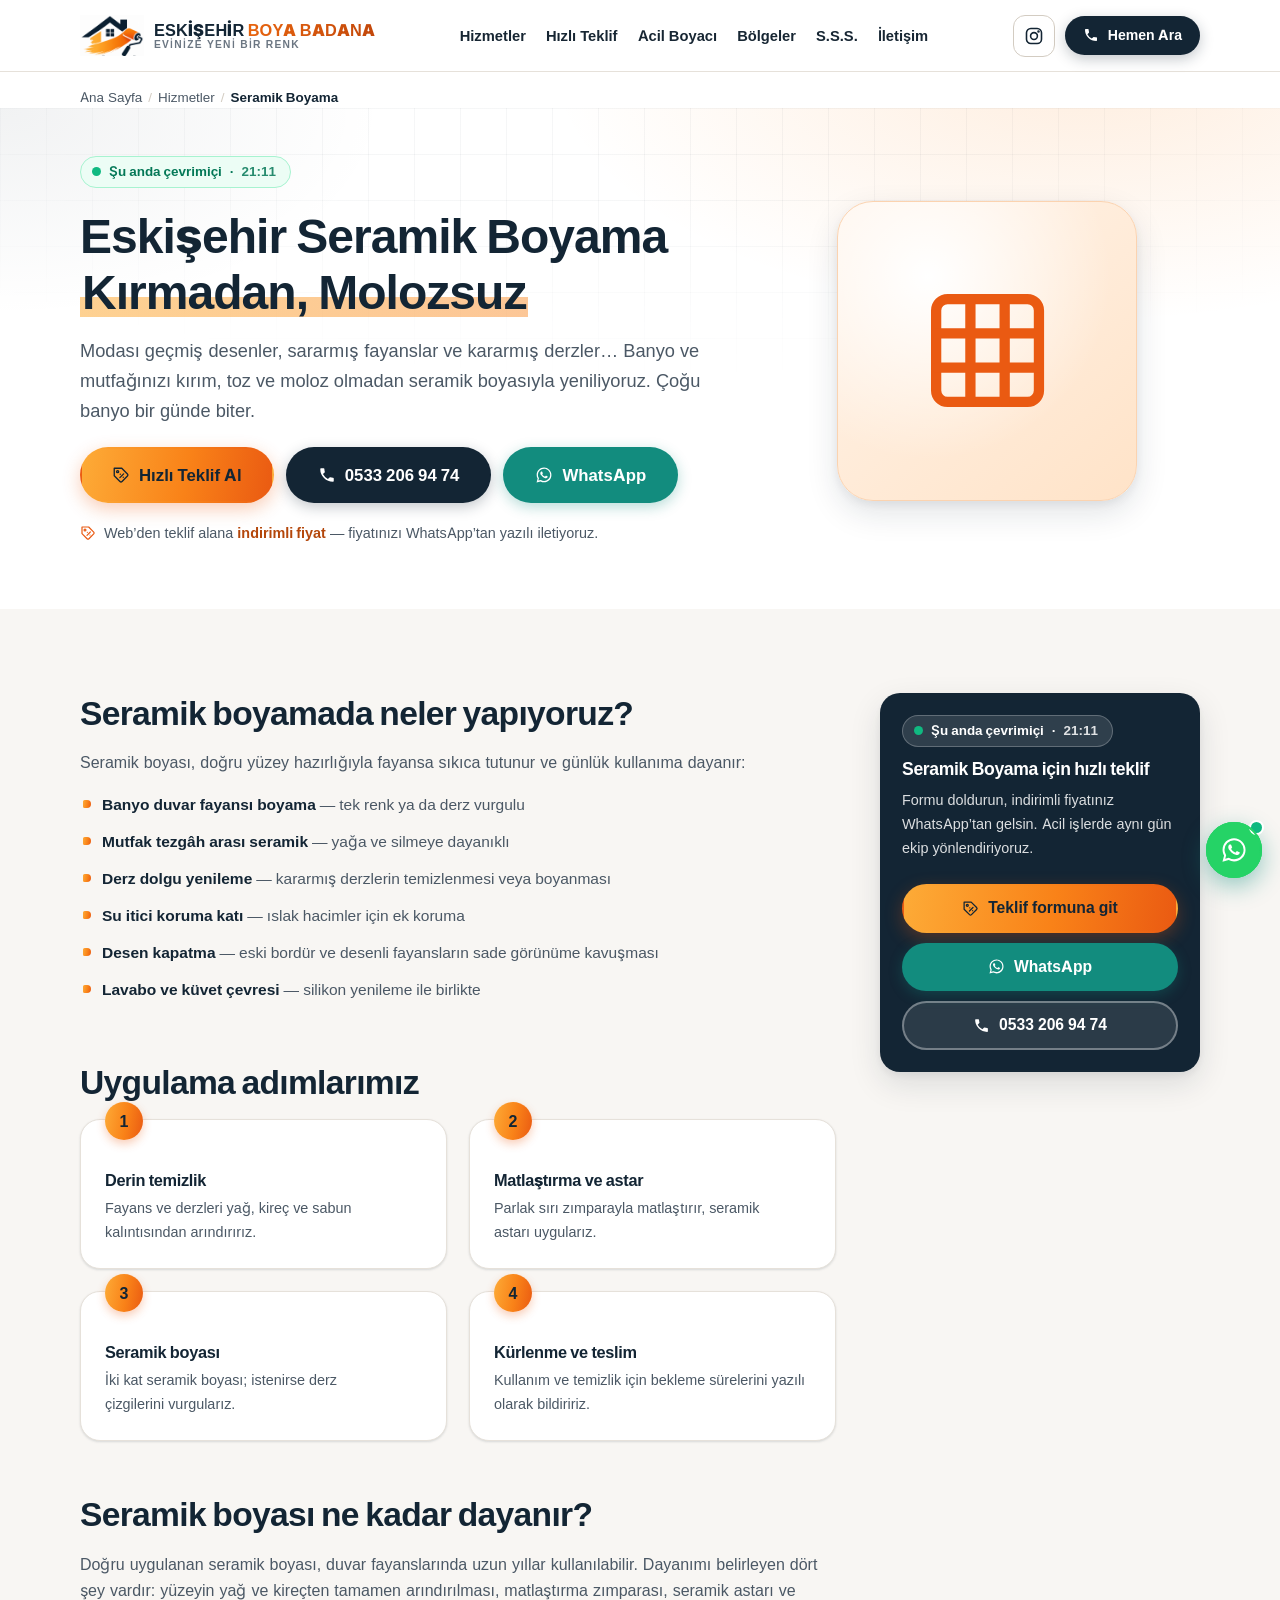
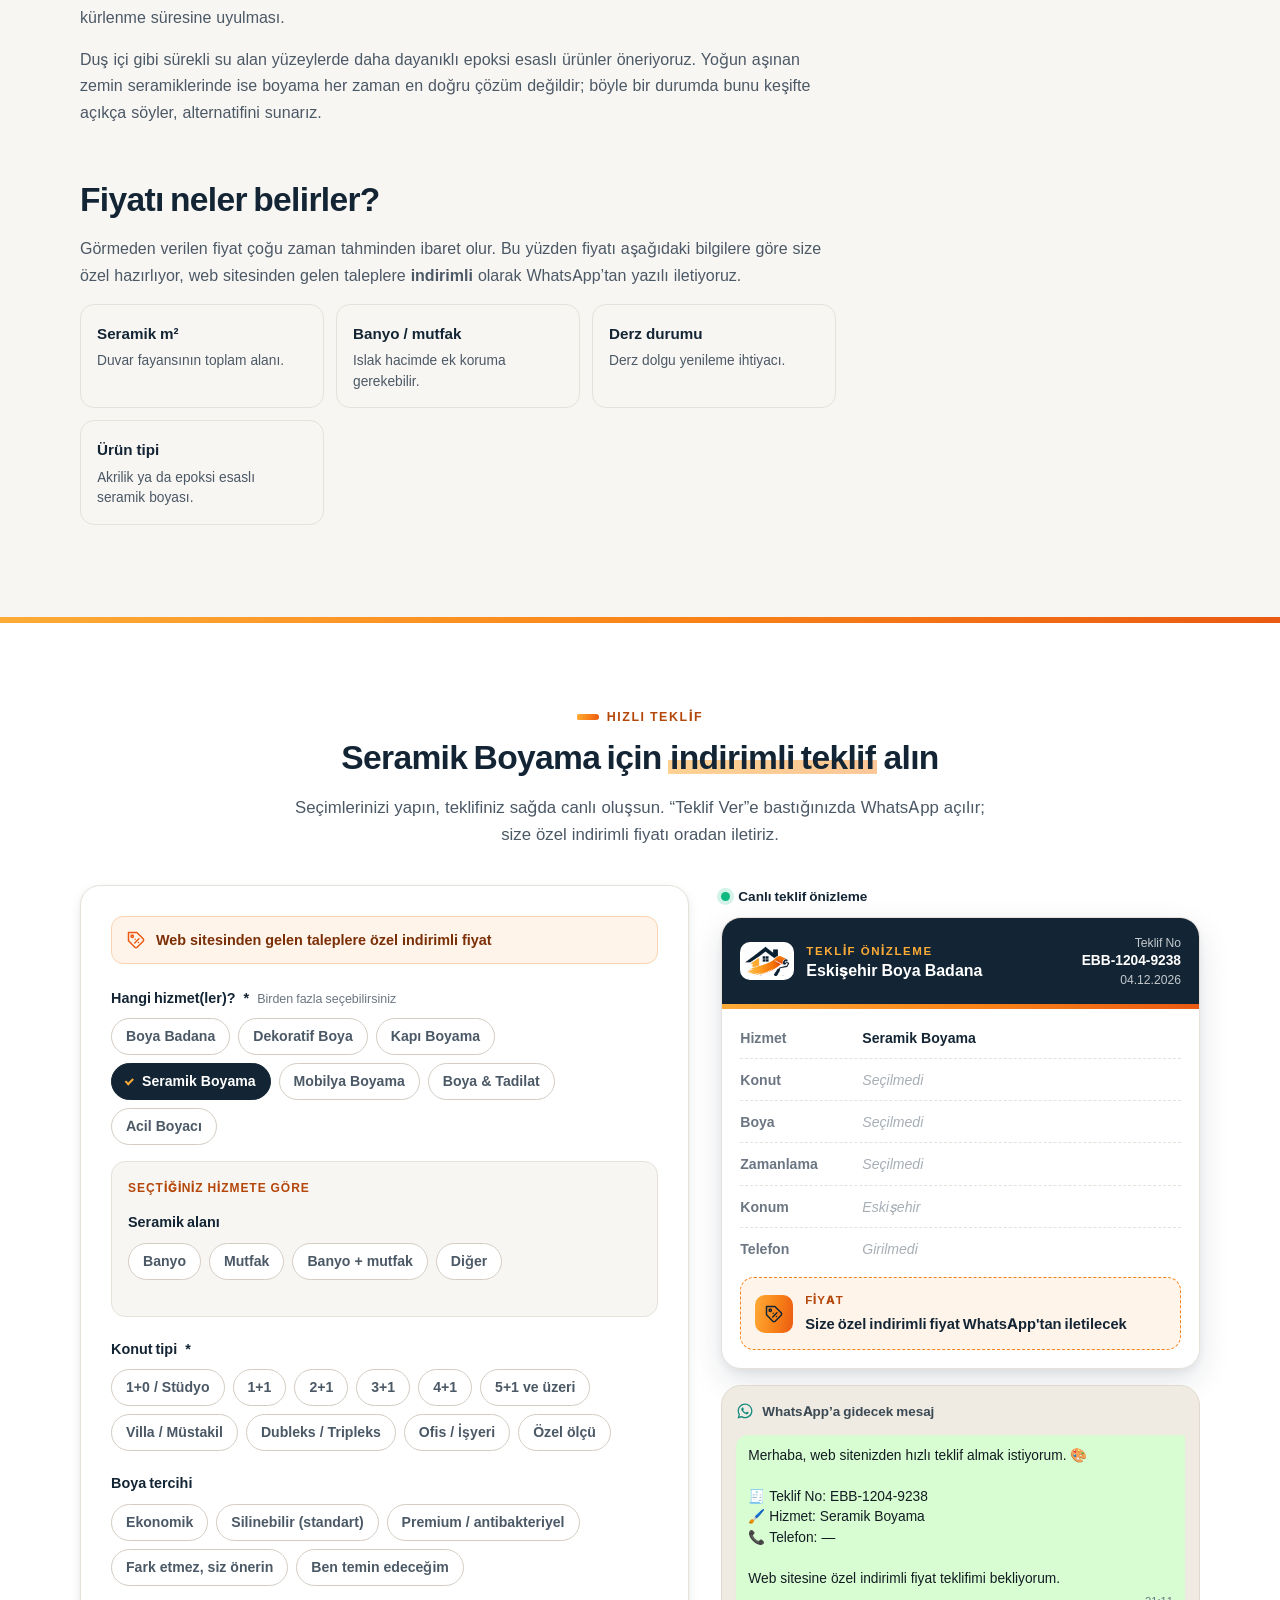
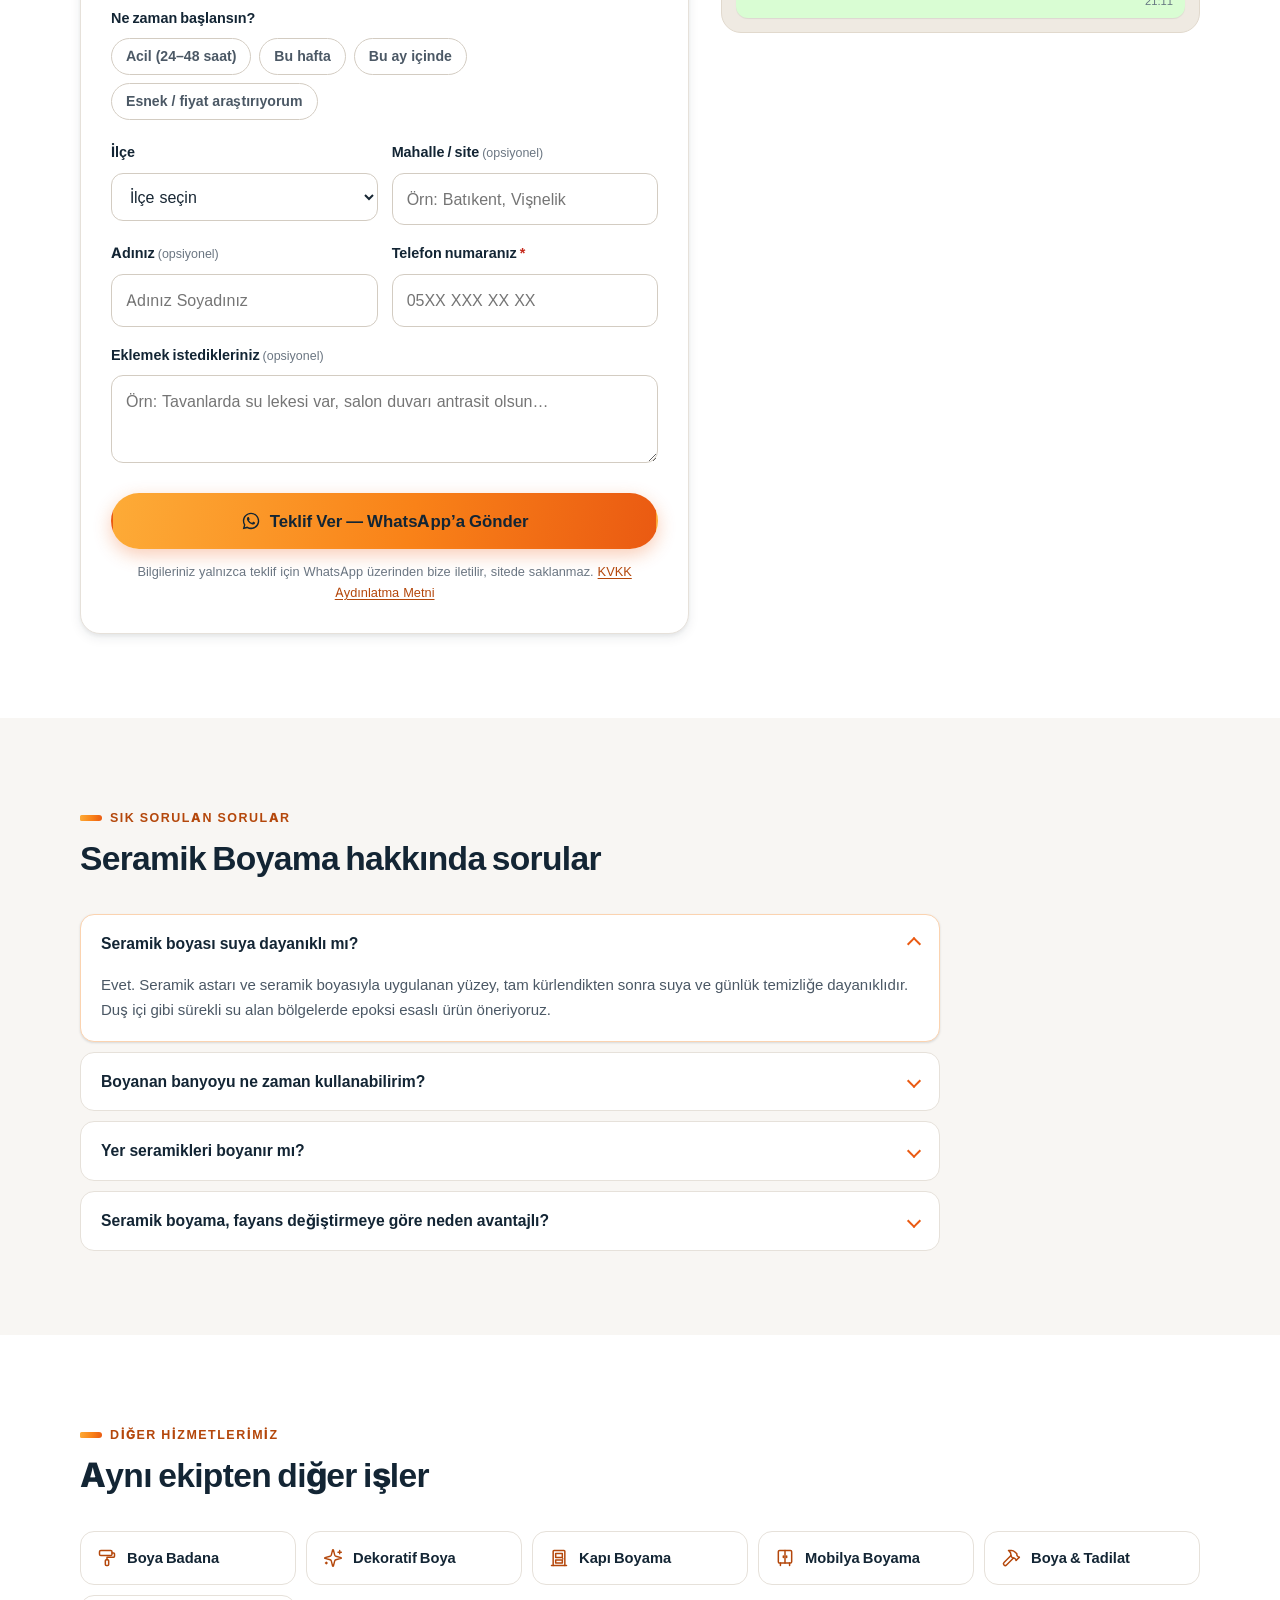
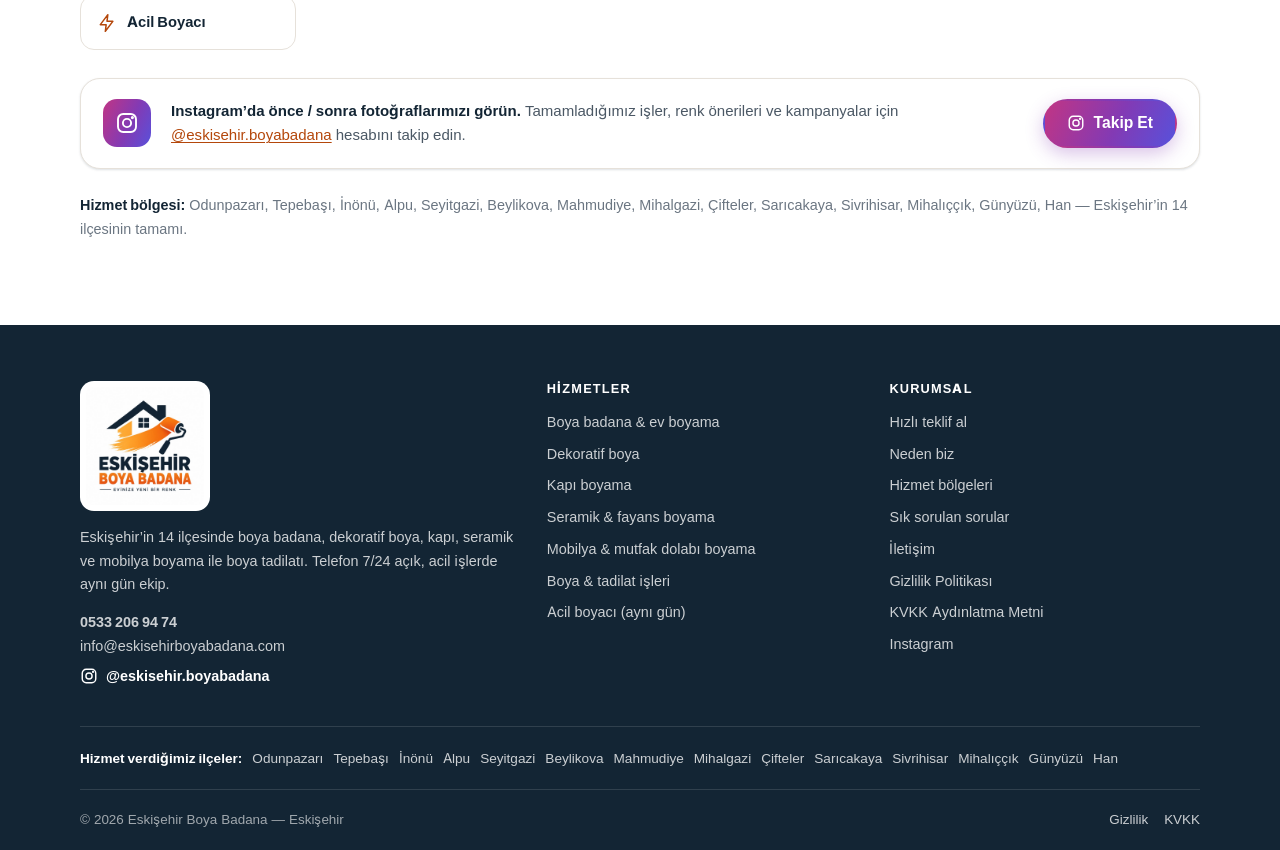
<file: seramik-boyama/index.html>
<!DOCTYPE html>
<html lang="tr">
<head>
<meta charset="utf-8">
<meta name="viewport" content="width=device-width, initial-scale=1">

<title>Eskişehir Seramik &amp; Fayans Boyama | Kırmadan Yenileme</title>
<meta name="description" content="Eskişehir seramik ve fayans boyama: banyo ve mutfağı kırmadan, molozsuz bir günde yenileyin. Seramik astarı, su itici kat. Hızlı teklif, indirimli fiyat.">
<meta name="keywords" content="eskişehir seramik boyama, fayans boyama eskişehir, banyo fayans boyama, mutfak seramik boyama, kırmadan banyo yenileme, seramik boyası">
<meta name="robots" content="index,follow,max-image-preview:large,max-snippet:-1,max-video-preview:-1">
<meta name="author" content="Eskişehir Boya Badana">
<meta name="theme-color" content="#132534">
<link rel="canonical" href="https://eskisehirboyabadana.com/seramik-boyama/">

<!-- Sosyal paylaşım -->
<meta property="og:type" content="website">
<meta property="og:locale" content="tr_TR">
<meta property="og:site_name" content="Eskişehir Boya Badana">
<meta property="og:title" content="Eskişehir Seramik &amp; Fayans Boyama | Kırmadan Yenileme">
<meta property="og:description" content="Eskişehir seramik ve fayans boyama: banyo ve mutfağı kırmadan, molozsuz bir günde yenileyin. Seramik astarı, su itici kat. Hızlı teklif, indirimli fiyat.">
<meta property="og:url" content="https://eskisehirboyabadana.com/seramik-boyama/">
<meta property="og:image" content="https://eskisehirboyabadana.com/assets/img/og.jpg">
<meta property="og:image:width" content="1200">
<meta property="og:image:height" content="630">
<meta property="og:image:alt" content="Eskişehir Boya Badana logosu — Evinize Yeni Bir Renk">
<meta name="twitter:card" content="summary_large_image">
<meta name="twitter:title" content="Eskişehir Seramik &amp; Fayans Boyama | Kırmadan Yenileme">
<meta name="twitter:description" content="Eskişehir seramik ve fayans boyama: banyo ve mutfağı kırmadan, molozsuz bir günde yenileyin. Seramik astarı, su itici kat. Hızlı teklif, indirimli fiyat.">
<meta name="twitter:image" content="https://eskisehirboyabadana.com/assets/img/og.jpg">

<!-- Yerel / coğrafi -->
<meta name="geo.region" content="TR-26">
<meta name="geo.placename" content="Eskişehir">
<meta name="geo.position" content="39.7767;30.5206">
<meta name="ICBM" content="39.7767, 30.5206">

<link rel="icon" href="/assets/img/favicon.svg" type="image/svg+xml">
<link rel="apple-touch-icon" href="/assets/img/apple-touch-icon.png">
<link rel="manifest" href="/site.webmanifest">

<link rel="preload" href="/assets/fonts/inter-var.woff2" as="font" type="font/woff2" crossorigin>
<link rel="stylesheet" href="/assets/css/style.css">

<!--
  ► YAPISAL VERİ (Google ve yapay zekâ arama motorları için)
  Telefon / sosyal medya bilgileri sayfa açılırken data/db.json'dan da tazelenir.
-->
<script type="application/ld+json" id="schema-org">
{
  "@context": "https://schema.org",
  "@graph": [
    {
      "@type": "HousePainter",
      "@id": "https://eskisehirboyabadana.com/#business",
      "name": "Eskişehir Boya Badana",
      "url": "https://eskisehirboyabadana.com/",
      "logo": "https://eskisehirboyabadana.com/assets/img/logo.jpg",
      "image": "https://eskisehirboyabadana.com/assets/img/og.jpg",
      "telephone": "+905332069474",
      "priceRange": "₺₺",
      "address": {
        "@type": "PostalAddress",
        "addressLocality": "Eskişehir",
        "addressRegion": "Eskişehir",
        "addressCountry": "TR"
      },
      "geo": {
        "@type": "GeoCoordinates",
        "latitude": 39.7767,
        "longitude": 30.5206
      },
      "openingHoursSpecification": [
        {
          "@type": "OpeningHoursSpecification",
          "dayOfWeek": [
            "Monday",
            "Tuesday",
            "Wednesday",
            "Thursday",
            "Friday",
            "Saturday",
            "Sunday"
          ],
          "opens": "00:00",
          "closes": "23:59"
        }
      ],
      "areaServed": [
        {
          "@type": "AdministrativeArea",
          "name": "Eskişehir"
        },
        {
          "@type": "City",
          "name": "Odunpazarı"
        },
        {
          "@type": "City",
          "name": "Tepebaşı"
        },
        {
          "@type": "City",
          "name": "İnönü"
        },
        {
          "@type": "City",
          "name": "Alpu"
        },
        {
          "@type": "City",
          "name": "Seyitgazi"
        },
        {
          "@type": "City",
          "name": "Beylikova"
        },
        {
          "@type": "City",
          "name": "Mahmudiye"
        },
        {
          "@type": "City",
          "name": "Mihalgazi"
        },
        {
          "@type": "City",
          "name": "Çifteler"
        },
        {
          "@type": "City",
          "name": "Sarıcakaya"
        },
        {
          "@type": "City",
          "name": "Sivrihisar"
        },
        {
          "@type": "City",
          "name": "Mihalıççık"
        },
        {
          "@type": "City",
          "name": "Günyüzü"
        },
        {
          "@type": "City",
          "name": "Han"
        }
      ],
      "sameAs": [
        "https://www.instagram.com/eskisehir.boyabadana/"
      ]
    },
    {
      "@type": "Service",
      "@id": "https://eskisehirboyabadana.com/seramik-boyama/#service",
      "name": "Eskişehir Seramik ve Fayans Boyama",
      "serviceType": "Seramik boyama",
      "description": "Modası geçmiş desenler, sararmış fayanslar ve kararmış derzler… Banyo ve mutfağınızı kırım, toz ve moloz olmadan seramik boyasıyla yeniliyoruz. Çoğu banyo bir günde biter.",
      "url": "https://eskisehirboyabadana.com/seramik-boyama/",
      "provider": {
        "@id": "https://eskisehirboyabadana.com/#business"
      },
      "areaServed": [
        {
          "@type": "AdministrativeArea",
          "name": "Eskişehir"
        },
        {
          "@type": "City",
          "name": "Odunpazarı"
        },
        {
          "@type": "City",
          "name": "Tepebaşı"
        },
        {
          "@type": "City",
          "name": "İnönü"
        },
        {
          "@type": "City",
          "name": "Alpu"
        },
        {
          "@type": "City",
          "name": "Seyitgazi"
        },
        {
          "@type": "City",
          "name": "Beylikova"
        },
        {
          "@type": "City",
          "name": "Mahmudiye"
        },
        {
          "@type": "City",
          "name": "Mihalgazi"
        },
        {
          "@type": "City",
          "name": "Çifteler"
        },
        {
          "@type": "City",
          "name": "Sarıcakaya"
        },
        {
          "@type": "City",
          "name": "Sivrihisar"
        },
        {
          "@type": "City",
          "name": "Mihalıççık"
        },
        {
          "@type": "City",
          "name": "Günyüzü"
        },
        {
          "@type": "City",
          "name": "Han"
        }
      ],
      "hasOfferCatalog": {
        "@type": "OfferCatalog",
        "name": "Seramik Boyama",
        "itemListElement": [
          {
            "@type": "Offer",
            "itemOffered": {
              "@type": "Service",
              "name": "Banyo duvar fayansı boyama"
            }
          },
          {
            "@type": "Offer",
            "itemOffered": {
              "@type": "Service",
              "name": "Mutfak tezgâh arası seramik"
            }
          },
          {
            "@type": "Offer",
            "itemOffered": {
              "@type": "Service",
              "name": "Derz dolgu yenileme"
            }
          },
          {
            "@type": "Offer",
            "itemOffered": {
              "@type": "Service",
              "name": "Su itici koruma katı"
            }
          },
          {
            "@type": "Offer",
            "itemOffered": {
              "@type": "Service",
              "name": "Desen kapatma"
            }
          },
          {
            "@type": "Offer",
            "itemOffered": {
              "@type": "Service",
              "name": "Lavabo ve küvet çevresi"
            }
          }
        ]
      }
    },
    {
      "@type": "BreadcrumbList",
      "@id": "https://eskisehirboyabadana.com/seramik-boyama/#breadcrumb",
      "itemListElement": [
        {
          "@type": "ListItem",
          "position": 1,
          "name": "Ana Sayfa",
          "item": "https://eskisehirboyabadana.com/"
        },
        {
          "@type": "ListItem",
          "position": 2,
          "name": "Seramik Boyama",
          "item": "https://eskisehirboyabadana.com/seramik-boyama/"
        }
      ]
    },
    {
      "@type": "WebPage",
      "@id": "https://eskisehirboyabadana.com/seramik-boyama/#webpage",
      "url": "https://eskisehirboyabadana.com/seramik-boyama/",
      "name": "Eskişehir Seramik & Fayans Boyama | Kırmadan Yenileme",
      "description": "Eskişehir seramik ve fayans boyama: banyo ve mutfağı kırmadan, molozsuz bir günde yenileyin. Seramik astarı, su itici kat. Hızlı teklif, indirimli fiyat.",
      "isPartOf": {
        "@id": "https://eskisehirboyabadana.com/#website"
      },
      "about": {
        "@id": "https://eskisehirboyabadana.com/seramik-boyama/#service"
      },
      "breadcrumb": {
        "@id": "https://eskisehirboyabadana.com/seramik-boyama/#breadcrumb"
      },
      "inLanguage": "tr-TR"
    },
    {
      "@type": "FAQPage",
      "@id": "https://eskisehirboyabadana.com/seramik-boyama/#faq",
      "mainEntity": [
        {
          "@type": "Question",
          "name": "Seramik boyası suya dayanıklı mı?",
          "acceptedAnswer": {
            "@type": "Answer",
            "text": "Evet. Seramik astarı ve seramik boyasıyla uygulanan yüzey, tam kürlendikten sonra suya ve günlük temizliğe dayanıklıdır. Duş içi gibi sürekli su alan bölgelerde epoksi esaslı ürün öneriyoruz."
          }
        },
        {
          "@type": "Question",
          "name": "Boyanan banyoyu ne zaman kullanabilirim?",
          "acceptedAnswer": {
            "@type": "Answer",
            "text": "Ürüne göre değişmekle birlikte genellikle 24 saat sonra dikkatli kullanım mümkündür. Tam kürlenme birkaç gün sürer; bu sürede yüzeyi aşındırıcı ürünlerle ovalamamanızı öneririz. Kesin süreyi kullanılan ürüne göre teslimde yazılı bildiririz."
          }
        },
        {
          "@type": "Question",
          "name": "Yer seramikleri boyanır mı?",
          "acceptedAnswer": {
            "@type": "Answer",
            "text": "Boyanabilir, ancak zemin sürekli aşındığı için dayanımı duvar fayanslarına göre düşüktür. Az trafikli alanlarda uygun ürünle yapılabilir; yoğun kullanılan zeminlerde başka çözümleri de birlikte değerlendiririz."
          }
        },
        {
          "@type": "Question",
          "name": "Seramik boyama, fayans değiştirmeye göre neden avantajlı?",
          "acceptedAnswer": {
            "@type": "Answer",
            "text": "Kırım, moloz, yeni malzeme ve uzun usta süreci olmadığı için seramik boyama hem çok daha hızlı hem de çok daha ekonomiktir. Banyo genellikle bir günde biter ve ev kullanılmaya devam eder."
          }
        }
      ]
    }
  ]
}
</script>
</head>
<body>

<a class="skip-link" href="#icerik">İçeriğe geç</a>

<!-- ============================================================ ikonlar -->
<svg width="0" height="0" style="position:absolute" aria-hidden="true" focusable="false">
  <defs>
    <symbol id="i-roller" viewBox="0 0 24 24" fill="none" stroke="currentColor" stroke-width="1.8" stroke-linecap="round" stroke-linejoin="round">
      <rect x="3" y="3" width="15" height="6" rx="1.6"/><path d="M18 6h2a1 1 0 0 1 1 1v3a1 1 0 0 1-1 1h-8v3"/><rect x="10" y="14" width="4" height="7" rx="1.2"/>
    </symbol>
    <symbol id="i-sparkle" viewBox="0 0 24 24" fill="none" stroke="currentColor" stroke-width="1.7" stroke-linecap="round" stroke-linejoin="round">
      <path d="M9.94 15.5A2 2 0 0 0 8.5 14.06l-6.14-1.58a.5.5 0 0 1 0-.96L8.5 9.94A2 2 0 0 0 9.94 8.5l1.58-6.14a.5.5 0 0 1 .96 0l1.58 6.14A2 2 0 0 0 15.5 9.94l6.14 1.58a.5.5 0 0 1 0 .96l-6.14 1.58a2 2 0 0 0-1.44 1.44l-1.58 6.14a.5.5 0 0 1-.96 0Z"/>
      <path d="M20 3v4M22 5h-4M4 17v2M5 18H3"/>
    </symbol>
    <symbol id="i-door" viewBox="0 0 24 24" fill="none" stroke="currentColor" stroke-width="1.8" stroke-linecap="round" stroke-linejoin="round">
      <path d="M3 21h18"/><path d="M5 21V4a1 1 0 0 1 1-1h12a1 1 0 0 1 1 1v17"/><path d="M8 6.5h8v5H8zM8 14.5h8V18H8z"/><path d="M16.5 12.8v.4"/>
    </symbol>
    <symbol id="i-tiles" viewBox="0 0 24 24" fill="none" stroke="currentColor" stroke-width="1.8" stroke-linecap="round" stroke-linejoin="round">
      <rect x="3" y="3" width="18" height="18" rx="2"/><path d="M3 9h18M3 15h18M9 3v18M15 3v18"/>
    </symbol>
    <symbol id="i-cabinet" viewBox="0 0 24 24" fill="none" stroke="currentColor" stroke-width="1.8" stroke-linecap="round" stroke-linejoin="round">
      <rect x="4" y="3" width="16" height="15" rx="1.5"/><path d="M12 3v15M10 9.5v2M14 9.5v2M6.5 18v3M17.5 18v3"/>
    </symbol>
    <symbol id="i-tools" viewBox="0 0 24 24" fill="none" stroke="currentColor" stroke-width="1.8" stroke-linecap="round" stroke-linejoin="round">
      <path d="m15 12-8.4 8.4a2.1 2.1 0 0 1-3-3L12 9"/><path d="m18 15 4-4"/>
      <path d="m21.5 11.5-1.9-1.9A2 2 0 0 1 19 8.2V7l-2.3-2.3a6 6 0 0 0-4.2-1.7L9 3l.9.8A6.2 6.2 0 0 1 12 8.4V10l2 2h1.2a2 2 0 0 1 1.4.6l1.9 1.9"/>
    </symbol>
    <symbol id="i-bolt" viewBox="0 0 24 24" fill="none" stroke="currentColor" stroke-width="1.8" stroke-linecap="round" stroke-linejoin="round">
      <path d="M13 2 4 14h7l-1 8 9-12h-7l1-8Z"/>
    </symbol>
    <symbol id="i-palette" viewBox="0 0 24 24" fill="none" stroke="currentColor" stroke-width="1.8" stroke-linecap="round" stroke-linejoin="round">
      <path d="M12 3a9 9 0 1 0 0 18c1.1 0 1.8-.9 1.8-1.9 0-.5-.2-.9-.5-1.3-.3-.3-.5-.8-.5-1.2 0-1 .8-1.8 1.8-1.8H17a4 4 0 0 0 4-4C21 6.6 17 3 12 3Z"/>
      <circle cx="7.5" cy="11.5" r="1.1"/><circle cx="9.5" cy="7.5" r="1.1"/><circle cx="14.5" cy="7.5" r="1.1"/>
    </symbol>
    <symbol id="i-clock" viewBox="0 0 24 24" fill="none" stroke="currentColor" stroke-width="1.8" stroke-linecap="round" stroke-linejoin="round">
      <circle cx="12" cy="12" r="9"/><path d="M12 7v5.2l3.2 2"/>
    </symbol>
    <symbol id="i-shield" viewBox="0 0 24 24" fill="none" stroke="currentColor" stroke-width="1.8" stroke-linecap="round" stroke-linejoin="round">
      <path d="M12 3 5 6v5.5c0 4.3 2.9 8.2 7 9.5 4.1-1.3 7-5.2 7-9.5V6Z"/><path d="m9 12 2 2 4-4"/>
    </symbol>
    <symbol id="i-tag" viewBox="0 0 24 24" fill="none" stroke="currentColor" stroke-width="1.8" stroke-linecap="round" stroke-linejoin="round">
      <path d="M20.6 13.4 13.4 20.6a2 2 0 0 1-2.8 0L3 13V3h10l7.6 7.6a2 2 0 0 1 0 2.8Z"/><circle cx="7.5" cy="7.5" r="1.4"/><path d="m10.5 15.5 5-5M11 11h.01M15 15h.01"/>
    </symbol>
    <symbol id="i-check" viewBox="0 0 24 24" fill="none" stroke="currentColor" stroke-width="3" stroke-linecap="round" stroke-linejoin="round">
      <path d="m5 12.5 4.5 4.5L19 7.5"/>
    </symbol>
    <symbol id="i-arrow" viewBox="0 0 24 24" fill="none" stroke="currentColor" stroke-width="2.2" stroke-linecap="round" stroke-linejoin="round">
      <path d="M5 12h14M13 6l6 6-6 6"/>
    </symbol>
    <symbol id="i-home" viewBox="0 0 24 24" fill="none" stroke="currentColor" stroke-width="1.8" stroke-linecap="round" stroke-linejoin="round">
      <path d="M3 11 12 4l9 7"/><path d="M5 9.8V20h14V9.8"/><path d="M10 20v-5h4v5"/>
    </symbol>
    <symbol id="i-phone" viewBox="0 0 24 24" fill="currentColor">
      <path d="M6.6 10.8a15.1 15.1 0 0 0 6.6 6.6l2.2-2.2a1 1 0 0 1 1-.25c1.1.37 2.3.57 3.6.57a1 1 0 0 1 1 1V20a1 1 0 0 1-1 1A17 17 0 0 1 3 4a1 1 0 0 1 1-1h3.5a1 1 0 0 1 1 1c0 1.25.2 2.45.57 3.57a1 1 0 0 1-.25 1Z"/>
    </symbol>
    <symbol id="i-wa" viewBox="0 0 24 24" fill="currentColor">
      <path d="M12.04 2C6.6 2 2.2 6.4 2.2 11.84c0 1.74.46 3.44 1.32 4.94L2.1 22l5.35-1.4a9.8 9.8 0 0 0 4.59 1.17h.01c5.43 0 9.84-4.4 9.84-9.84 0-2.63-1.02-5.1-2.88-6.96A9.77 9.77 0 0 0 12.04 2Zm0 17.93h-.01a8.2 8.2 0 0 1-4.16-1.14l-.3-.18-3.09.81.82-3.02-.2-.31a8.13 8.13 0 0 1-1.25-4.35 8.19 8.19 0 0 1 8.2-8.17c2.18 0 4.24.85 5.78 2.4a8.13 8.13 0 0 1 2.4 5.78c0 4.52-3.68 8.18-8.19 8.18Zm4.49-6.13c-.25-.13-1.46-.72-1.68-.8-.23-.08-.39-.13-.56.12-.16.25-.64.8-.78.97-.14.16-.29.18-.54.06a6.7 6.7 0 0 1-3.3-2.88c-.25-.43.25-.4.71-1.32.08-.16.04-.3-.02-.42-.06-.13-.56-1.34-.76-1.84-.2-.48-.4-.41-.56-.42h-.48c-.16 0-.42.06-.64.31-.22.25-.84.82-.84 2 0 1.18.86 2.32.98 2.48.12.16 1.69 2.58 4.1 3.62 1.53.66 2.13.71 2.89.6.46-.07 1.46-.6 1.67-1.18.2-.58.2-1.07.14-1.18-.06-.11-.22-.17-.47-.3Z"/>
    </symbol>
    <symbol id="i-ig" viewBox="0 0 24 24" fill="none" stroke="currentColor" stroke-width="1.9" stroke-linecap="round" stroke-linejoin="round">
      <rect x="3" y="3" width="18" height="18" rx="5.2"/><circle cx="12" cy="12" r="4.1"/><circle cx="17.4" cy="6.6" r=".6" fill="currentColor"/>
    </symbol>
    <symbol id="i-mail" viewBox="0 0 24 24" fill="none" stroke="currentColor" stroke-width="1.8" stroke-linecap="round" stroke-linejoin="round">
      <rect x="3" y="5" width="18" height="14" rx="2"/><path d="m3.5 6.5 8.5 6 8.5-6"/>
    </symbol>
    <symbol id="i-pin" viewBox="0 0 24 24" fill="none" stroke="currentColor" stroke-width="1.8" stroke-linecap="round" stroke-linejoin="round">
      <path d="M12 21s7-6 7-11a7 7 0 1 0-14 0c0 5 7 11 7 11Z"/><circle cx="12" cy="10" r="2.6"/>
    </symbol>
    <symbol id="i-chevron" viewBox="0 0 24 24" fill="none" stroke="currentColor" stroke-width="2.2" stroke-linecap="round" stroke-linejoin="round">
      <path d="m6 9 6 6 6-6"/>
    </symbol>
    <symbol id="i-menu" viewBox="0 0 24 24" fill="none" stroke="currentColor" stroke-width="2" stroke-linecap="round">
      <path d="M4 7h16M4 12h16M4 17h16"/>
    </symbol>
  </defs>
</svg>

<!-- ============================================================ header -->
<header class="site-header">
  <div class="container">
    <a class="brand" href="/" aria-label="Eskişehir Boya Badana ana sayfa">
      <img src="/assets/img/logo-mark.png" width="300" height="196" alt="Eskişehir Boya Badana logosu — ev ve boya rulosu">
      <span class="brand-text">
        <span class="brand-name">Eskişehir <b>Boya Badana</b></span>
        <span class="brand-sub">Evinize Yeni Bir Renk</span>
      </span>
    </a>

    <button class="nav-toggle" type="button" aria-label="Menüyü aç" aria-expanded="false" aria-controls="main-nav">
      <svg width="22" height="22"><use href="#i-menu"></use></svg>
    </button>

    <nav class="main-nav" id="main-nav" data-open="false" aria-label="Ana menü">
      <ul>
        <li><a href="/#hizmetler">Hizmetler</a></li>
        <li><a href="/#hizli-teklif">Hızlı Teklif</a></li>
        <li><a href="/acil-boyaci/">Acil Boyacı</a></li>
        <li><a href="/#bolgeler">Bölgeler</a></li>
        <li><a href="/#sss">S.S.S.</a></li>
        <li><a href="/#iletisim">İletişim</a></li>
      </ul>
    </nav>

    <div class="header-cta">
      <span class="chip chip-online" data-online-chip data-open="true">
        <span class="dot" aria-hidden="true"></span>
        <span data-online-text>Şu anda çevrimiçi</span>
        <span class="clock" data-clock aria-hidden="true">--:--</span>
      </span>
      <a class="icon-btn" href="https://www.instagram.com/eskisehir.boyabadana/" data-sosyal="instagram" rel="noopener" target="_blank" aria-label="Instagram’da takip edin (@eskisehir.boyabadana)">
        <svg width="20" height="20" aria-hidden="true"><use href="#i-ig"></use></svg>
      </a>
      <a class="btn btn-call btn-sm" href="tel:+905332069474" data-tel>
        <svg width="16" height="16" aria-hidden="true"><use href="#i-phone"></use></svg>
        <span>Hemen Ara</span>
      </a>
    </div>
  </div>
</header>

<main id="icerik">

<nav class="breadcrumb" aria-label="Sayfa yolu">
  <div class="container">
    <ol>
      <li><a href="/">Ana Sayfa</a></li>
      <li><a href="/#hizmetler">Hizmetler</a></li>
      <li><span aria-current="page">Seramik Boyama</span></li>
    </ol>
  </div>
</nav>

<!-- ============================================================ hero -->
<section class="hero page-hero">
  <div class="container">
    <div class="hero-grid">
      <div>
        <div class="hero-chips">
        <span class="chip chip-online" data-online-chip data-open="true">
          <span class="dot" aria-hidden="true"></span>
          <span data-online-text>Şu anda çevrimiçi</span>
          <span aria-hidden="true">·</span>
          <span class="clock" data-clock>--:--</span>
        </span>
        </div>

        <h1>Eskişehir Seramik Boyama<br><span class="accent">Kırmadan, Molozsuz</span></h1>
        <p class="hero-lead">Modası geçmiş desenler, sararmış fayanslar ve kararmış derzler… Banyo ve mutfağınızı kırım, toz ve moloz olmadan seramik boyasıyla yeniliyoruz. Çoğu banyo bir günde biter.</p>

        <div class="btn-row">
          <a class="btn btn-primary btn-lg" href="#hizli-teklif">
            <svg width="18" height="18" aria-hidden="true"><use href="#i-tag"></use></svg>
            Hızlı Teklif Al
          </a>
          <a class="btn btn-call btn-lg" href="tel:+905332069474" data-tel>
            <svg width="18" height="18" aria-hidden="true"><use href="#i-phone"></use></svg>
            <span data-field="contact.phoneDisplay">0533 206 94 74</span>
          </a>
          <a class="btn btn-wa btn-lg" href="https://wa.me/905332069474" data-wa data-wa-hizmet="seramik boyama" rel="noopener" target="_blank">
            <svg width="18" height="18" aria-hidden="true"><use href="#i-wa"></use></svg>
            WhatsApp
          </a>
        </div>

        <p class="hero-note">
          <svg width="16" height="16" aria-hidden="true" style="color:var(--orange-deep)"><use href="#i-tag"></use></svg>
          <span>Web’den teklif alana <strong>indirimli fiyat</strong> — fiyatınızı WhatsApp’tan yazılı iletiyoruz.</span>
        </p>
      </div>

      <div class="hero-visual">
        <span class="ico-big"><svg width="120" height="120" aria-hidden="true"><use href="#i-tiles"></use></svg></span>
      </div>
    </div>
  </div>
</section>

<!-- ============================================================ içerik -->
<section class="tint">
  <div class="container">
    <div class="content-grid">
      <article class="prose">
        <h2>Seramik boyamada neler yapıyoruz?</h2>
        <p>Seramik boyası, doğru yüzey hazırlığıyla fayansa sıkıca tutunur ve günlük kullanıma dayanır:</p>
        <ul class="check-list">
        <li><strong>Banyo duvar fayansı boyama</strong> — tek renk ya da derz vurgulu</li>
        <li><strong>Mutfak tezgâh arası seramik</strong> — yağa ve silmeye dayanıklı</li>
        <li><strong>Derz dolgu yenileme</strong> — kararmış derzlerin temizlenmesi veya boyanması</li>
        <li><strong>Su itici koruma katı</strong> — ıslak hacimler için ek koruma</li>
        <li><strong>Desen kapatma</strong> — eski bordür ve desenli fayansların sade görünüme kavuşması</li>
        <li><strong>Lavabo ve küvet çevresi</strong> — silikon yenileme ile birlikte</li>
        </ul>

        <h2>Uygulama adımlarımız</h2>
        <div class="steps">
        <div class="step">
          <h3>Derin temizlik</h3>
          <p>Fayans ve derzleri yağ, kireç ve sabun kalıntısından arındırırız.</p>
        </div>
        <div class="step">
          <h3>Matlaştırma ve astar</h3>
          <p>Parlak sırı zımparayla matlaştırır, seramik astarı uygularız.</p>
        </div>
        <div class="step">
          <h3>Seramik boyası</h3>
          <p>İki kat seramik boyası; istenirse derz çizgilerini vurgularız.</p>
        </div>
        <div class="step">
          <h3>Kürlenme ve teslim</h3>
          <p>Kullanım ve temizlik için bekleme sürelerini yazılı olarak bildiririz.</p>
        </div>
        </div>

        <h2>Seramik boyası ne kadar dayanır?</h2>
      <p>Doğru uygulanan seramik boyası, duvar fayanslarında uzun yıllar kullanılabilir. Dayanımı belirleyen dört şey vardır: yüzeyin yağ ve kireçten tamamen arındırılması, matlaştırma zımparası, seramik astarı ve kürlenme süresine uyulması.</p>
      <p>Duş içi gibi sürekli su alan yüzeylerde daha dayanıklı epoksi esaslı ürünler öneriyoruz. Yoğun aşınan zemin seramiklerinde ise boyama her zaman en doğru çözüm değildir; böyle bir durumda bunu keşifte açıkça söyler, alternatifini sunarız.</p>

        <h2>Fiyatı neler belirler?</h2>
        <p>Görmeden verilen fiyat çoğu zaman tahminden ibaret olur. Bu yüzden fiyatı aşağıdaki bilgilere göre size özel hazırlıyor, web sitesinden gelen taleplere <strong>indirimli</strong> olarak WhatsApp’tan yazılı iletiyoruz.</p>
        <div class="factor-grid">
        <div class="factor"><strong>Seramik m²</strong><span>Duvar fayansının toplam alanı.</span></div>
        <div class="factor"><strong>Banyo / mutfak</strong><span>Islak hacimde ek koruma gerekebilir.</span></div>
        <div class="factor"><strong>Derz durumu</strong><span>Derz dolgu yenileme ihtiyacı.</span></div>
        <div class="factor"><strong>Ürün tipi</strong><span>Akrilik ya da epoksi esaslı seramik boyası.</span></div>
        </div>
      </article>

      <aside class="side-card" aria-label="Hızlı iletişim">
        <span class="chip chip-online" data-online-chip data-open="true">
          <span class="dot" aria-hidden="true"></span>
          <span data-online-text>Şu anda çevrimiçi</span>
          <span aria-hidden="true">·</span>
          <span class="clock" data-clock>--:--</span>
        </span>
        <h3>Seramik Boyama için hızlı teklif</h3>
        <p>Formu doldurun, indirimli fiyatınız WhatsApp’tan gelsin. Acil işlerde aynı gün ekip yönlendiriyoruz.</p>
        <a class="btn btn-primary" href="#hizli-teklif"><svg width="17" height="17" aria-hidden="true"><use href="#i-tag"></use></svg> Teklif formuna git</a>
        <a class="btn btn-wa" href="https://wa.me/905332069474" data-wa data-wa-hizmet="seramik boyama" rel="noopener" target="_blank"><svg width="17" height="17" aria-hidden="true"><use href="#i-wa"></use></svg> WhatsApp</a>
        <a class="btn btn-ghost" href="tel:+905332069474" data-tel><svg width="17" height="17" aria-hidden="true"><use href="#i-phone"></use></svg> <span data-field="contact.phoneDisplay">0533 206 94 74</span></a>
      </aside>
    </div>
  </div>
</section>

<!-- ============================================================ hızlı teklif -->
<section id="hizli-teklif" class="teklif-section">
  <div class="container">
    <div class="section-head center">
      <span class="eyebrow">Hızlı Teklif</span>
      <h2>Seramik Boyama için <span class="accent">indirimli teklif</span> alın</h2>
      <p>Seçimlerinizi yapın, teklifiniz sağda canlı oluşsun. “Teklif Ver”e bastığınızda WhatsApp açılır; size özel indirimli fiyatı oradan iletiriz.</p>
    </div>

    <div data-teklif data-onsecim="seramik-boyama">
      <div class="teklif-yukleniyor" hx-get="/partials/teklif-formu.html" hx-trigger="load" hx-swap="outerHTML">
        <p>Teklif formu yükleniyor… Beklemek istemezseniz hemen arayın ya da WhatsApp’tan yazın.</p>
        <div class="btn-row">
          <a class="btn btn-call" href="tel:+905332069474" data-tel>
            <svg width="17" height="17" aria-hidden="true"><use href="#i-phone"></use></svg> <span data-field="contact.phoneDisplay">0533 206 94 74</span>
          </a>
          <a class="btn btn-wa" href="https://wa.me/905332069474" data-wa rel="noopener" target="_blank">
            <svg width="17" height="17" aria-hidden="true"><use href="#i-wa"></use></svg> WhatsApp
          </a>
        </div>
      </div>
    </div>
  </div>
</section>

<!-- ============================================================ SSS -->
<section id="sss" class="tint">
  <div class="container">
    <div class="section-head">
      <span class="eyebrow">Sık sorulan sorular</span>
      <h2>Seramik Boyama hakkında sorular</h2>
    </div>
    <div class="faq-list">
      <details class="faq-item" open>
        <summary>Seramik boyası suya dayanıklı mı?</summary>
        <div class="answer"><p>Evet. Seramik astarı ve seramik boyasıyla uygulanan yüzey, tam kürlendikten sonra suya ve günlük temizliğe dayanıklıdır. Duş içi gibi sürekli su alan bölgelerde epoksi esaslı ürün öneriyoruz.</p></div>
      </details>
      <details class="faq-item">
        <summary>Boyanan banyoyu ne zaman kullanabilirim?</summary>
        <div class="answer"><p>Ürüne göre değişmekle birlikte genellikle 24 saat sonra dikkatli kullanım mümkündür. Tam kürlenme birkaç gün sürer; bu sürede yüzeyi aşındırıcı ürünlerle ovalamamanızı öneririz. Kesin süreyi kullanılan ürüne göre teslimde yazılı bildiririz.</p></div>
      </details>
      <details class="faq-item">
        <summary>Yer seramikleri boyanır mı?</summary>
        <div class="answer"><p>Boyanabilir, ancak zemin sürekli aşındığı için dayanımı duvar fayanslarına göre düşüktür. Az trafikli alanlarda uygun ürünle yapılabilir; yoğun kullanılan zeminlerde başka çözümleri de birlikte değerlendiririz.</p></div>
      </details>
      <details class="faq-item">
        <summary>Seramik boyama, fayans değiştirmeye göre neden avantajlı?</summary>
        <div class="answer"><p>Kırım, moloz, yeni malzeme ve uzun usta süreci olmadığı için seramik boyama hem çok daha hızlı hem de çok daha ekonomiktir. Banyo genellikle bir günde biter ve ev kullanılmaya devam eder.</p></div>
      </details>
    </div>
  </div>
</section>

<!-- ============================================================ diğer hizmetler -->
<section>
  <div class="container">
    <div class="section-head">
      <span class="eyebrow">Diğer hizmetlerimiz</span>
      <h2>Aynı ekipten diğer işler</h2>
    </div>
    <ul class="related">
      <li><a href="/boya-badana/"><svg width="20" height="20" aria-hidden="true"><use href="#i-roller"></use></svg> Boya Badana</a></li>
      <li><a href="/dekoratif-boya/"><svg width="20" height="20" aria-hidden="true"><use href="#i-sparkle"></use></svg> Dekoratif Boya</a></li>
      <li><a href="/kapi-boyama/"><svg width="20" height="20" aria-hidden="true"><use href="#i-door"></use></svg> Kapı Boyama</a></li>
      <li><a href="/mobilya-boyama/"><svg width="20" height="20" aria-hidden="true"><use href="#i-cabinet"></use></svg> Mobilya Boyama</a></li>
      <li><a href="/tadilat/"><svg width="20" height="20" aria-hidden="true"><use href="#i-tools"></use></svg> Boya &amp; Tadilat</a></li>
      <li><a href="/acil-boyaci/"><svg width="20" height="20" aria-hidden="true"><use href="#i-bolt"></use></svg> Acil Boyacı</a></li>
    </ul>

    <div style="margin-top:28px">
    <div class="ig-mini">
      <span class="ring"><svg width="24" height="24" aria-hidden="true"><use href="#i-ig"></use></svg></span>
      <p><strong>Instagram’da önce / sonra fotoğraflarımızı görün.</strong> Tamamladığımız işler, renk önerileri ve kampanyalar için <a href="https://www.instagram.com/eskisehir.boyabadana/" data-sosyal="instagram" rel="noopener" target="_blank"><span data-field="sosyal.instagramKullanici">@eskisehir.boyabadana</span></a> hesabını takip edin.</p>
      <a class="btn btn-ig" href="https://www.instagram.com/eskisehir.boyabadana/" data-sosyal="instagram" rel="noopener" target="_blank">
        <svg width="18" height="18" aria-hidden="true"><use href="#i-ig"></use></svg> Takip Et
      </a>
    </div>
    </div>

    <p style="margin-top:24px;color:var(--fg-muted);font-size:.9rem">
      <strong style="color:var(--navy)">Hizmet bölgesi:</strong> Odunpazarı, Tepebaşı, İnönü, Alpu, Seyitgazi, Beylikova, Mahmudiye, Mihalgazi, Çifteler, Sarıcakaya, Sivrihisar, Mihalıççık, Günyüzü, Han — Eskişehir’in 14 ilçesinin tamamı.
    </p>
  </div>
</section>

</main>

<!-- ============================================================ footer -->
<footer class="site-footer">
  <div class="container">
    <div class="footer-grid">
      <div class="footer-brand">
        <img src="/assets/img/logo.jpg" width="600" height="600" alt="Eskişehir Boya Badana — Evinize Yeni Bir Renk" loading="lazy">
        <p>Eskişehir’in 14 ilçesinde boya badana, dekoratif boya, kapı, seramik ve mobilya boyama ile boya tadilatı. Telefon 7/24 açık, acil işlerde aynı gün ekip.</p>
        <p>
          <a href="tel:+905332069474" data-tel><strong data-field="contact.phoneDisplay">0533 206 94 74</strong></a><br>
          <a href="mailto:info@eskisehirboyabadana.com" data-mail><span data-field="contact.email">info@eskisehirboyabadana.com</span></a><br>
          <a class="footer-ig" href="https://www.instagram.com/eskisehir.boyabadana/" data-sosyal="instagram" rel="noopener" target="_blank">
            <svg width="18" height="18" aria-hidden="true"><use href="#i-ig"></use></svg>
            <span data-field="sosyal.instagramKullanici">@eskisehir.boyabadana</span>
          </a>
        </p>
      </div>

      <div>
        <h4>Hizmetler</h4>
        <ul>
          <li><a href="/boya-badana/">Boya badana &amp; ev boyama</a></li>
          <li><a href="/dekoratif-boya/">Dekoratif boya</a></li>
          <li><a href="/kapi-boyama/">Kapı boyama</a></li>
          <li><a href="/seramik-boyama/">Seramik &amp; fayans boyama</a></li>
          <li><a href="/mobilya-boyama/">Mobilya &amp; mutfak dolabı boyama</a></li>
          <li><a href="/tadilat/">Boya &amp; tadilat işleri</a></li>
          <li><a href="/acil-boyaci/">Acil boyacı (aynı gün)</a></li>
        </ul>
      </div>

      <div>
        <h4>Kurumsal</h4>
        <ul>
          <li><a href="/#hizli-teklif">Hızlı teklif al</a></li>
          <li><a href="/#neden-biz">Neden biz</a></li>
          <li><a href="/#bolgeler">Hizmet bölgeleri</a></li>
          <li><a href="/#sss">Sık sorulan sorular</a></li>
          <li><a href="/#iletisim">İletişim</a></li>
          <li><a href="/gizlilik-politikasi/">Gizlilik Politikası</a></li>
          <li><a href="/kvkk-aydinlatma-metni/">KVKK Aydınlatma Metni</a></li>
          <li><a href="https://www.instagram.com/eskisehir.boyabadana/" data-sosyal="instagram" rel="noopener" target="_blank">Instagram</a></li>
          <li hidden><a href="#" data-sosyal="facebook" rel="noopener" target="_blank">Facebook</a></li>
          <li hidden><a href="#" data-sosyal="googleIsletme" rel="noopener" target="_blank">Google İşletme Profili</a></li>
        </ul>
      </div>
    </div>

    <div class="footer-districts">
      <strong style="color:#fff">Hizmet verdiğimiz ilçeler:</strong>
      <span>Odunpazarı</span><span>Tepebaşı</span><span>İnönü</span><span>Alpu</span><span>Seyitgazi</span><span>Beylikova</span><span>Mahmudiye</span><span>Mihalgazi</span><span>Çifteler</span><span>Sarıcakaya</span><span>Sivrihisar</span><span>Mihalıççık</span><span>Günyüzü</span><span>Han</span>
    </div>

    <div class="footer-bottom">
      <span>© <span data-yil>2026</span> Eskişehir Boya Badana — Eskişehir</span>
      <nav aria-label="Yasal">
        <a href="/gizlilik-politikasi/">Gizlilik</a>
        <a href="/kvkk-aydinlatma-metni/">KVKK</a>
      </nav>
    </div>
  </div>
</footer>

<!-- ============================================================ yüzen / sabit -->
<a class="wa-float" href="https://wa.me/905332069474" data-wa rel="noopener" target="_blank"
   aria-label="WhatsApp’tan yazın — telefonumuz 7/24 açık">
  <svg width="28" height="28" aria-hidden="true"><use href="#i-wa"></use></svg>
  <span class="badge" aria-hidden="true"></span>
</a>

<div class="mobile-bar">
  <a class="btn btn-call" href="tel:+905332069474" data-tel>
    <svg width="16" height="16" aria-hidden="true"><use href="#i-phone"></use></svg> Ara
  </a>
  <a class="btn btn-wa" href="https://wa.me/905332069474" data-wa rel="noopener" target="_blank">
    <svg width="16" height="16" aria-hidden="true"><use href="#i-wa"></use></svg> WhatsApp
  </a>
  <a class="btn btn-primary" href="#hizli-teklif">
    <svg width="16" height="16" aria-hidden="true"><use href="#i-tag"></use></svg> Teklif Al
  </a>
</div>

<script src="/assets/js/htmx.min.js" defer></script>
<script src="/assets/js/app.js" defer></script>
</body>
</html>
</file>
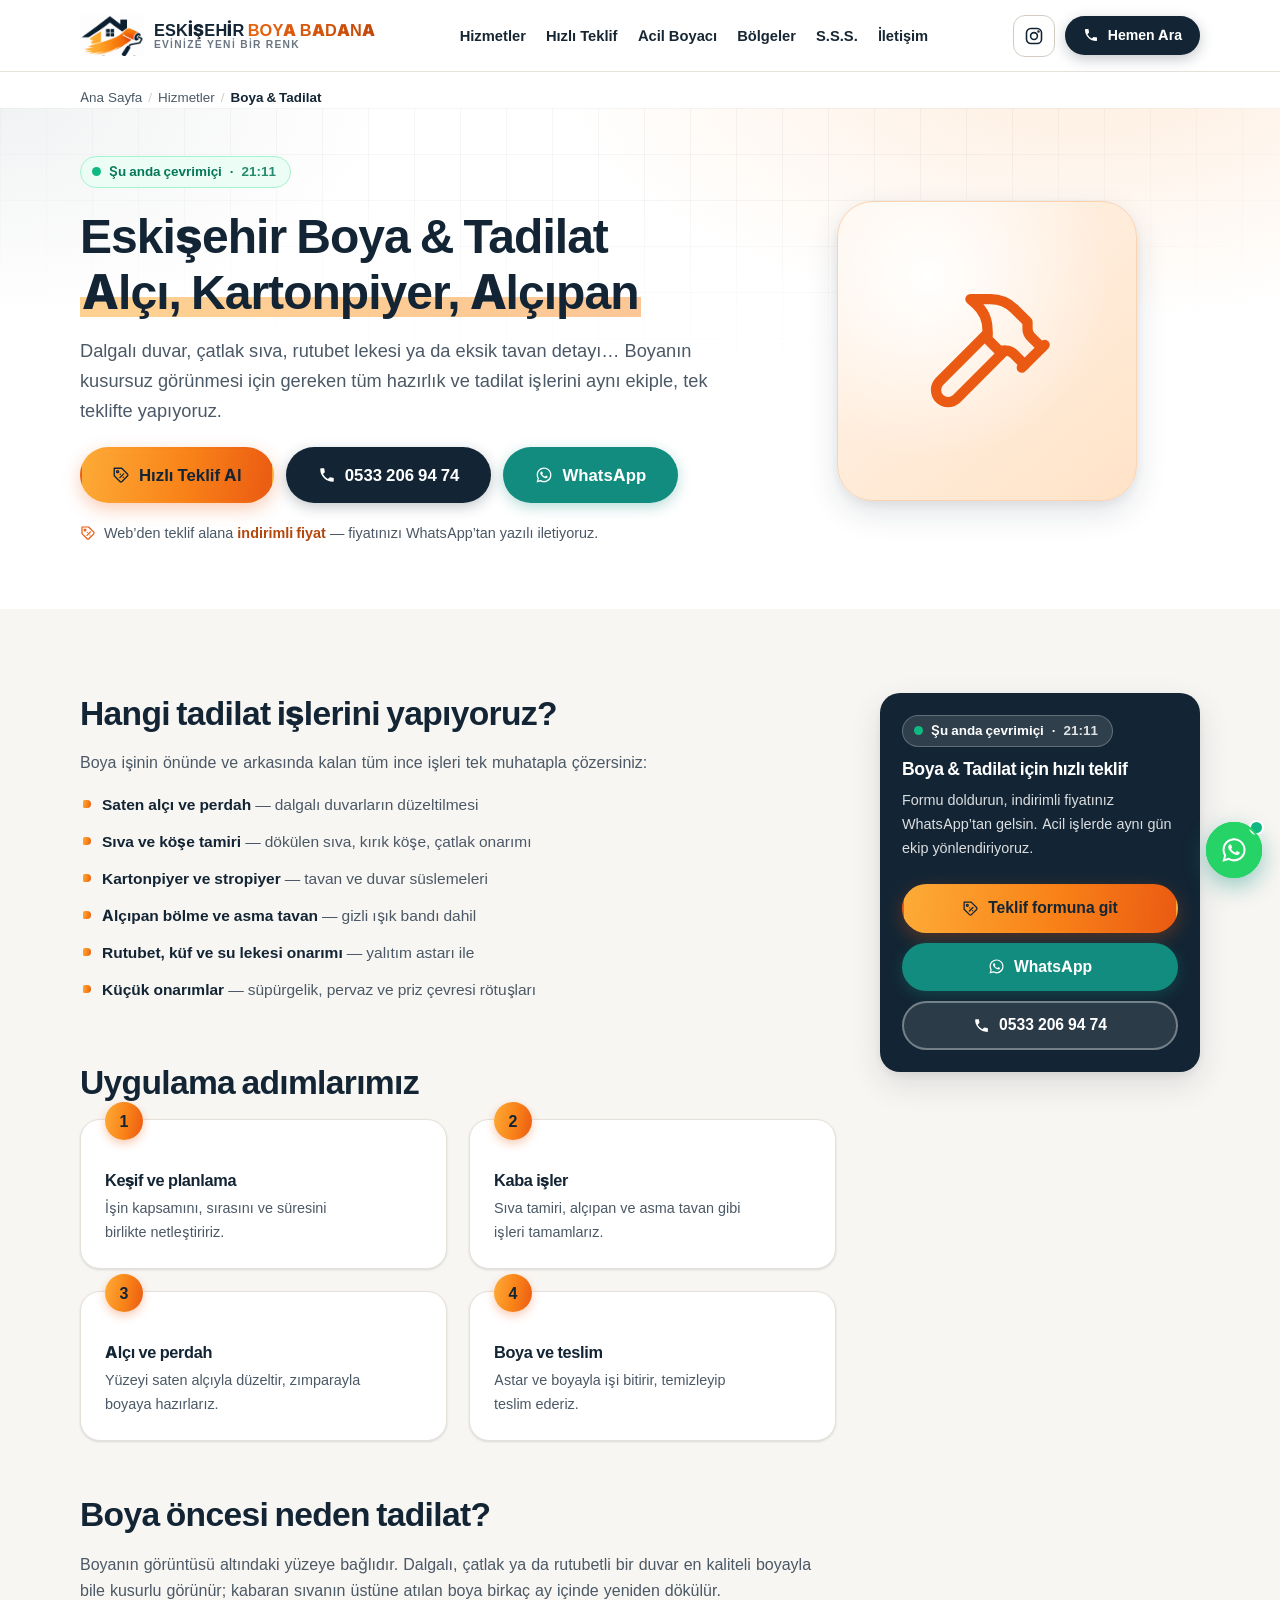
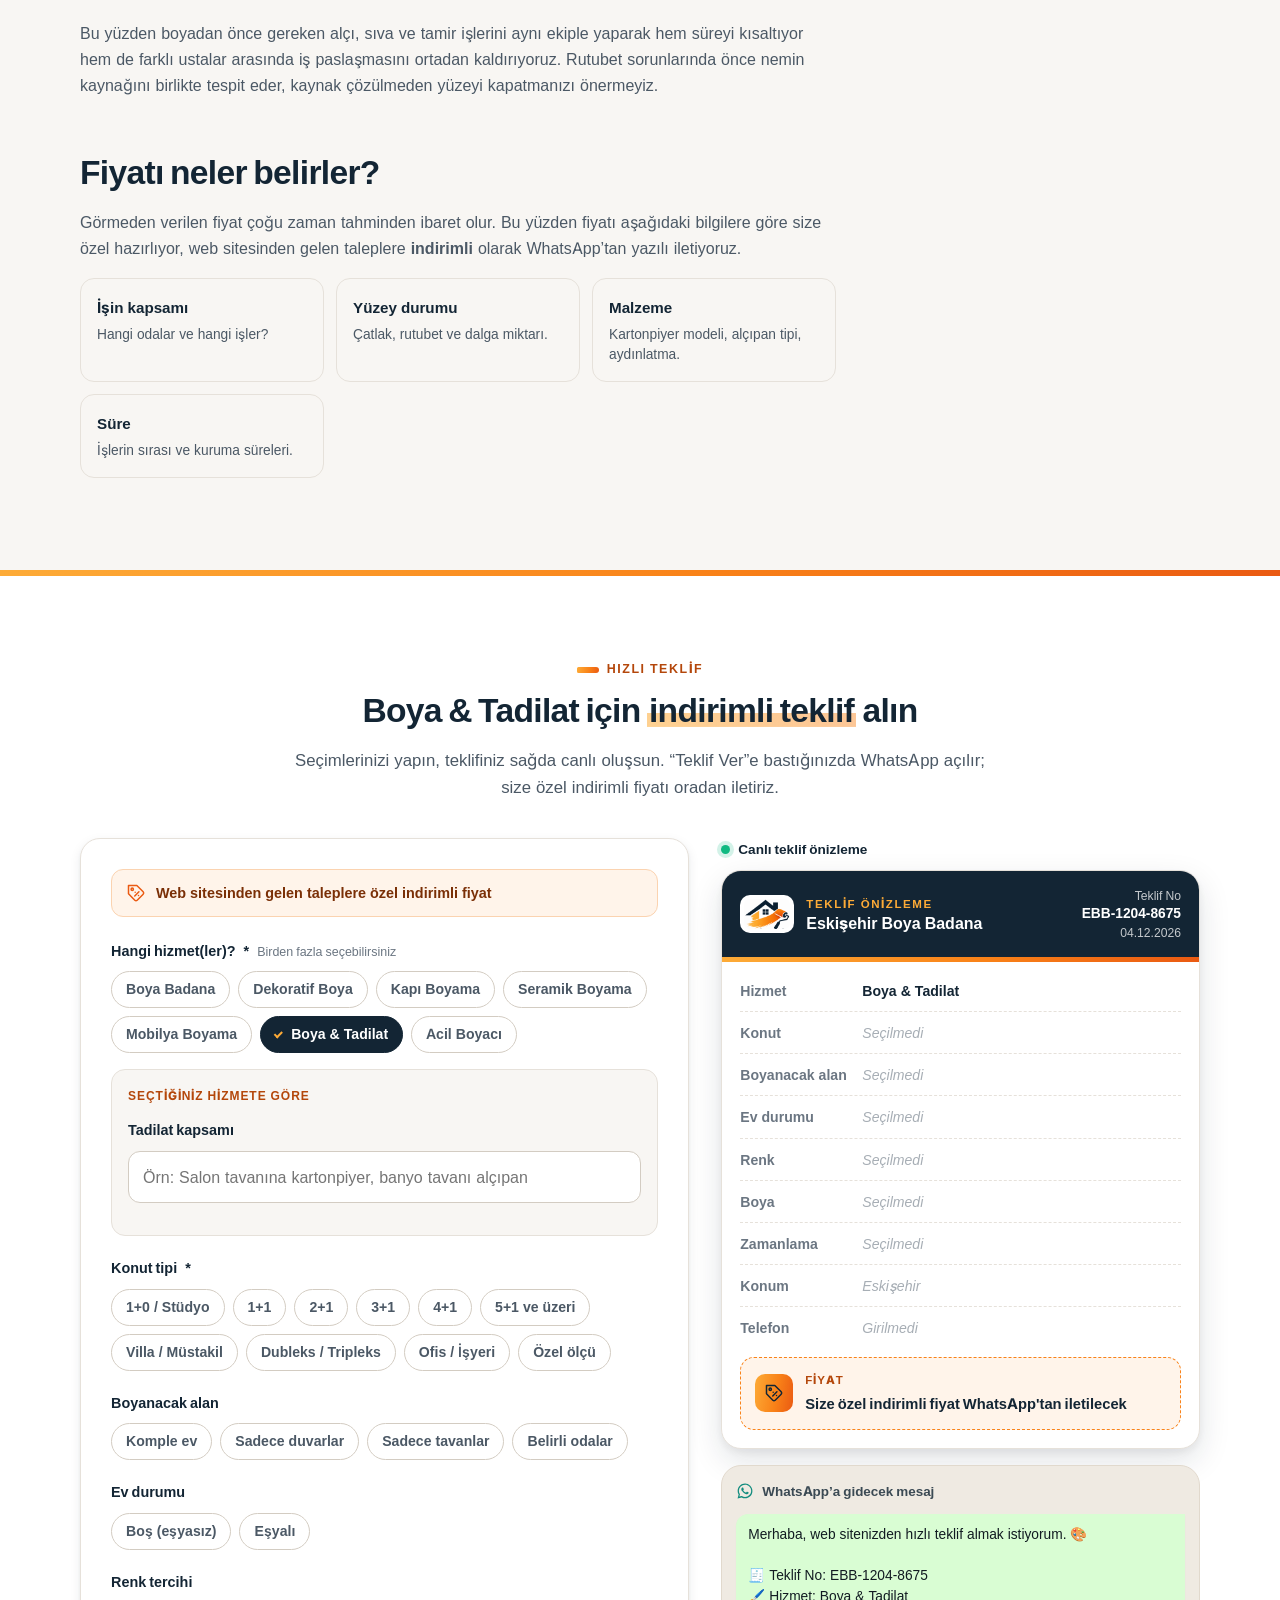
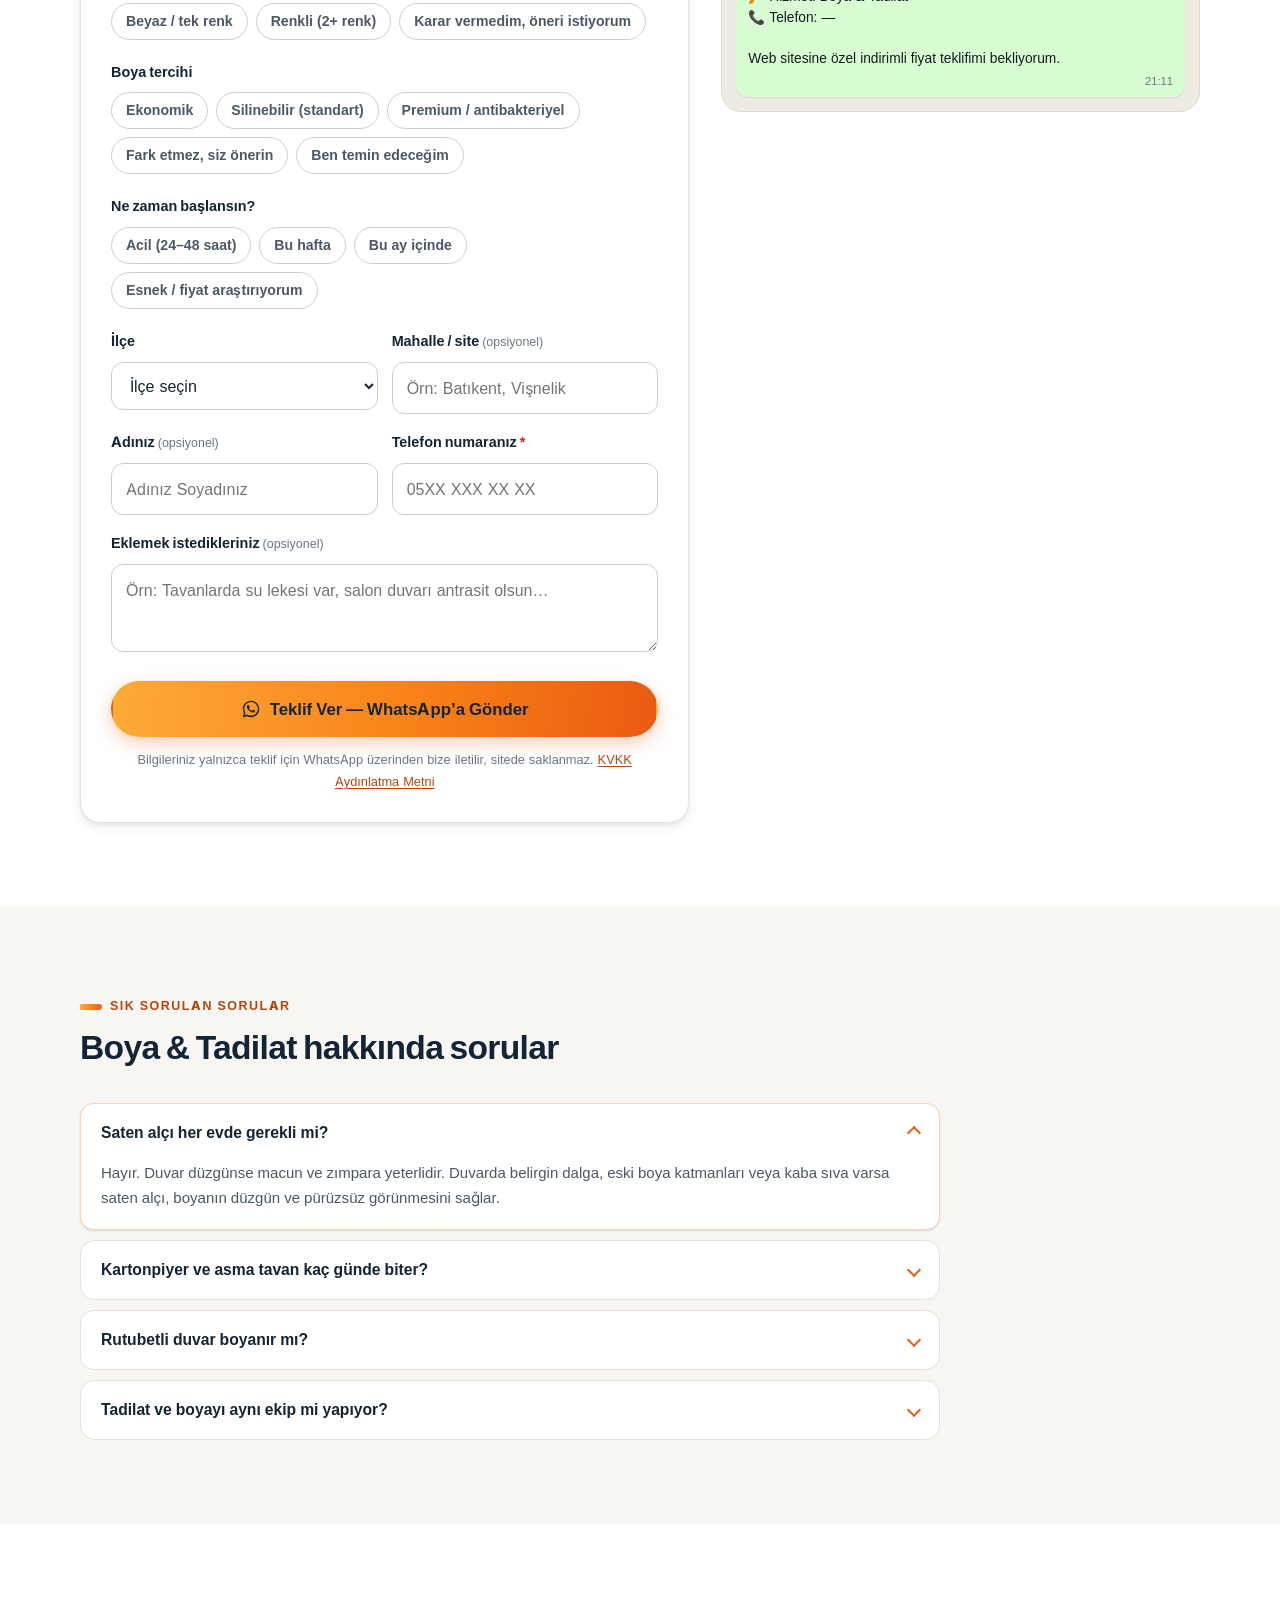
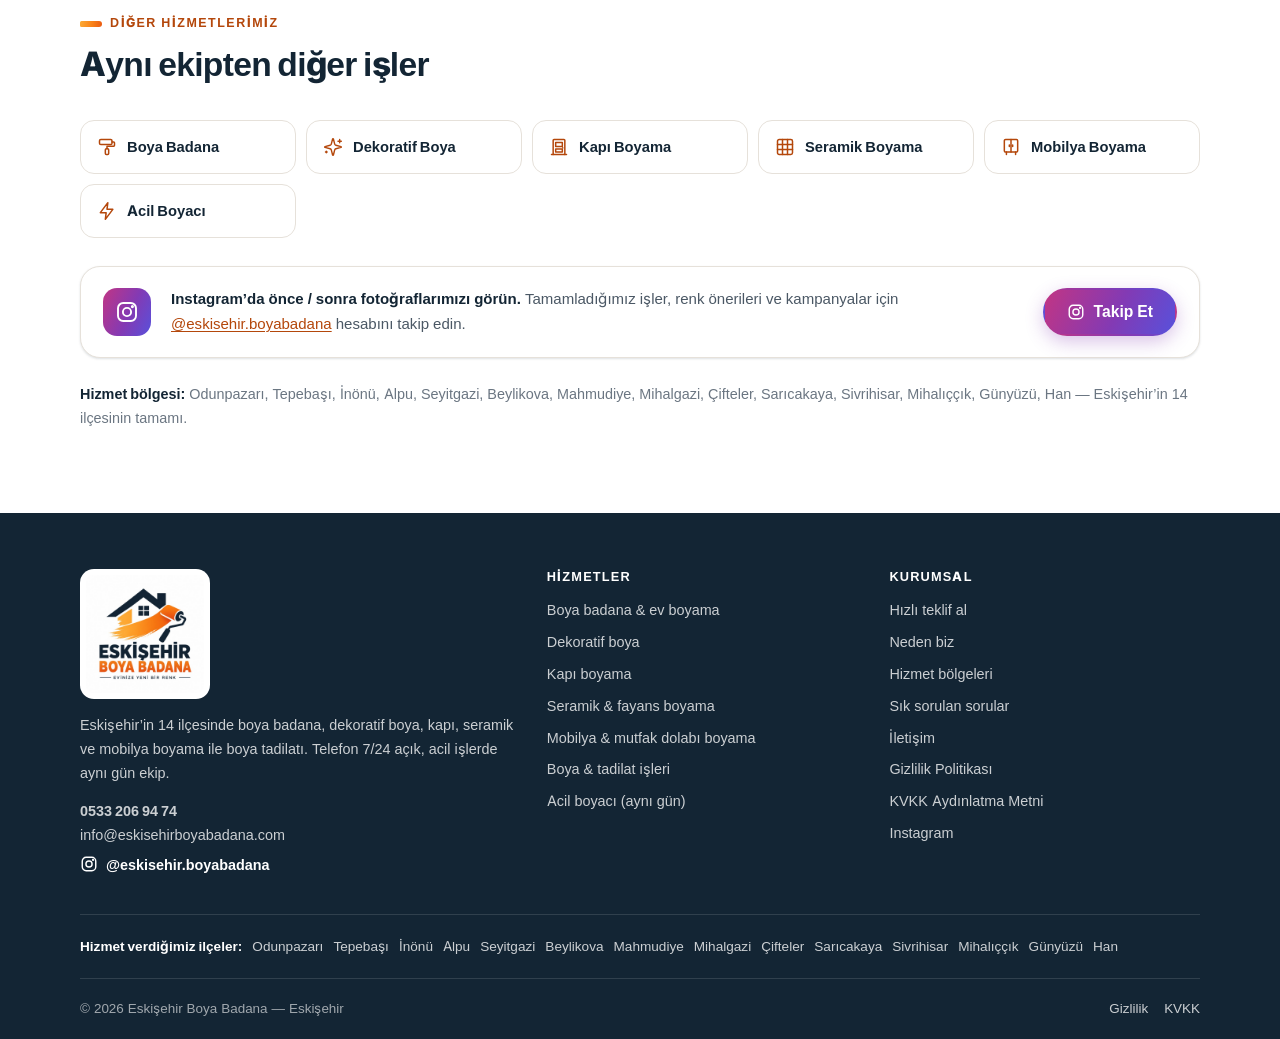
<file: tadilat/index.html>
<!DOCTYPE html>
<html lang="tr">
<head>
<meta charset="utf-8">
<meta name="viewport" content="width=device-width, initial-scale=1">

<title>Eskişehir Boya &amp; Tadilat | Alçı, Kartonpiyer, Alçıpan</title>
<meta name="description" content="Eskişehir boya ve tadilat: saten alçı, sıva tamiri, kartonpiyer, alçıpan, asma tavan ve rutubet onarımı. Tek ekip, tek teklif. Hızlı teklif, indirim.">
<meta name="keywords" content="eskişehir tadilat, eskişehir boya tadilat, saten alçı eskişehir, kartonpiyer eskişehir, alçıpan eskişehir, asma tavan eskişehir, ev tadilatı">
<meta name="robots" content="index,follow,max-image-preview:large,max-snippet:-1,max-video-preview:-1">
<meta name="author" content="Eskişehir Boya Badana">
<meta name="theme-color" content="#132534">
<link rel="canonical" href="https://eskisehirboyabadana.com/tadilat/">

<!-- Sosyal paylaşım -->
<meta property="og:type" content="website">
<meta property="og:locale" content="tr_TR">
<meta property="og:site_name" content="Eskişehir Boya Badana">
<meta property="og:title" content="Eskişehir Boya &amp; Tadilat | Alçı, Kartonpiyer, Alçıpan">
<meta property="og:description" content="Eskişehir boya ve tadilat: saten alçı, sıva tamiri, kartonpiyer, alçıpan, asma tavan ve rutubet onarımı. Tek ekip, tek teklif. Hızlı teklif, indirim.">
<meta property="og:url" content="https://eskisehirboyabadana.com/tadilat/">
<meta property="og:image" content="https://eskisehirboyabadana.com/assets/img/og.jpg">
<meta property="og:image:width" content="1200">
<meta property="og:image:height" content="630">
<meta property="og:image:alt" content="Eskişehir Boya Badana logosu — Evinize Yeni Bir Renk">
<meta name="twitter:card" content="summary_large_image">
<meta name="twitter:title" content="Eskişehir Boya &amp; Tadilat | Alçı, Kartonpiyer, Alçıpan">
<meta name="twitter:description" content="Eskişehir boya ve tadilat: saten alçı, sıva tamiri, kartonpiyer, alçıpan, asma tavan ve rutubet onarımı. Tek ekip, tek teklif. Hızlı teklif, indirim.">
<meta name="twitter:image" content="https://eskisehirboyabadana.com/assets/img/og.jpg">

<!-- Yerel / coğrafi -->
<meta name="geo.region" content="TR-26">
<meta name="geo.placename" content="Eskişehir">
<meta name="geo.position" content="39.7767;30.5206">
<meta name="ICBM" content="39.7767, 30.5206">

<link rel="icon" href="/assets/img/favicon.svg" type="image/svg+xml">
<link rel="apple-touch-icon" href="/assets/img/apple-touch-icon.png">
<link rel="manifest" href="/site.webmanifest">

<link rel="preload" href="/assets/fonts/inter-var.woff2" as="font" type="font/woff2" crossorigin>
<link rel="stylesheet" href="/assets/css/style.css">

<!--
  ► YAPISAL VERİ (Google ve yapay zekâ arama motorları için)
  Telefon / sosyal medya bilgileri sayfa açılırken data/db.json'dan da tazelenir.
-->
<script type="application/ld+json" id="schema-org">
{
  "@context": "https://schema.org",
  "@graph": [
    {
      "@type": "HousePainter",
      "@id": "https://eskisehirboyabadana.com/#business",
      "name": "Eskişehir Boya Badana",
      "url": "https://eskisehirboyabadana.com/",
      "logo": "https://eskisehirboyabadana.com/assets/img/logo.jpg",
      "image": "https://eskisehirboyabadana.com/assets/img/og.jpg",
      "telephone": "+905332069474",
      "priceRange": "₺₺",
      "address": {
        "@type": "PostalAddress",
        "addressLocality": "Eskişehir",
        "addressRegion": "Eskişehir",
        "addressCountry": "TR"
      },
      "geo": {
        "@type": "GeoCoordinates",
        "latitude": 39.7767,
        "longitude": 30.5206
      },
      "openingHoursSpecification": [
        {
          "@type": "OpeningHoursSpecification",
          "dayOfWeek": [
            "Monday",
            "Tuesday",
            "Wednesday",
            "Thursday",
            "Friday",
            "Saturday",
            "Sunday"
          ],
          "opens": "00:00",
          "closes": "23:59"
        }
      ],
      "areaServed": [
        {
          "@type": "AdministrativeArea",
          "name": "Eskişehir"
        },
        {
          "@type": "City",
          "name": "Odunpazarı"
        },
        {
          "@type": "City",
          "name": "Tepebaşı"
        },
        {
          "@type": "City",
          "name": "İnönü"
        },
        {
          "@type": "City",
          "name": "Alpu"
        },
        {
          "@type": "City",
          "name": "Seyitgazi"
        },
        {
          "@type": "City",
          "name": "Beylikova"
        },
        {
          "@type": "City",
          "name": "Mahmudiye"
        },
        {
          "@type": "City",
          "name": "Mihalgazi"
        },
        {
          "@type": "City",
          "name": "Çifteler"
        },
        {
          "@type": "City",
          "name": "Sarıcakaya"
        },
        {
          "@type": "City",
          "name": "Sivrihisar"
        },
        {
          "@type": "City",
          "name": "Mihalıççık"
        },
        {
          "@type": "City",
          "name": "Günyüzü"
        },
        {
          "@type": "City",
          "name": "Han"
        }
      ],
      "sameAs": [
        "https://www.instagram.com/eskisehir.boyabadana/"
      ]
    },
    {
      "@type": "Service",
      "@id": "https://eskisehirboyabadana.com/tadilat/#service",
      "name": "Eskişehir Boya ve Tadilat (Alçı, Kartonpiyer, Alçıpan)",
      "serviceType": "Boya ve tadilat",
      "description": "Dalgalı duvar, çatlak sıva, rutubet lekesi ya da eksik tavan detayı… Boyanın kusursuz görünmesi için gereken tüm hazırlık ve tadilat işlerini aynı ekiple, tek teklifte yapıyoruz.",
      "url": "https://eskisehirboyabadana.com/tadilat/",
      "provider": {
        "@id": "https://eskisehirboyabadana.com/#business"
      },
      "areaServed": [
        {
          "@type": "AdministrativeArea",
          "name": "Eskişehir"
        },
        {
          "@type": "City",
          "name": "Odunpazarı"
        },
        {
          "@type": "City",
          "name": "Tepebaşı"
        },
        {
          "@type": "City",
          "name": "İnönü"
        },
        {
          "@type": "City",
          "name": "Alpu"
        },
        {
          "@type": "City",
          "name": "Seyitgazi"
        },
        {
          "@type": "City",
          "name": "Beylikova"
        },
        {
          "@type": "City",
          "name": "Mahmudiye"
        },
        {
          "@type": "City",
          "name": "Mihalgazi"
        },
        {
          "@type": "City",
          "name": "Çifteler"
        },
        {
          "@type": "City",
          "name": "Sarıcakaya"
        },
        {
          "@type": "City",
          "name": "Sivrihisar"
        },
        {
          "@type": "City",
          "name": "Mihalıççık"
        },
        {
          "@type": "City",
          "name": "Günyüzü"
        },
        {
          "@type": "City",
          "name": "Han"
        }
      ],
      "hasOfferCatalog": {
        "@type": "OfferCatalog",
        "name": "Boya & Tadilat",
        "itemListElement": [
          {
            "@type": "Offer",
            "itemOffered": {
              "@type": "Service",
              "name": "Saten alçı ve perdah"
            }
          },
          {
            "@type": "Offer",
            "itemOffered": {
              "@type": "Service",
              "name": "Sıva ve köşe tamiri"
            }
          },
          {
            "@type": "Offer",
            "itemOffered": {
              "@type": "Service",
              "name": "Kartonpiyer ve stropiyer"
            }
          },
          {
            "@type": "Offer",
            "itemOffered": {
              "@type": "Service",
              "name": "Alçıpan bölme ve asma tavan"
            }
          },
          {
            "@type": "Offer",
            "itemOffered": {
              "@type": "Service",
              "name": "Rutubet, küf ve su lekesi onarımı"
            }
          },
          {
            "@type": "Offer",
            "itemOffered": {
              "@type": "Service",
              "name": "Küçük onarımlar"
            }
          }
        ]
      }
    },
    {
      "@type": "BreadcrumbList",
      "@id": "https://eskisehirboyabadana.com/tadilat/#breadcrumb",
      "itemListElement": [
        {
          "@type": "ListItem",
          "position": 1,
          "name": "Ana Sayfa",
          "item": "https://eskisehirboyabadana.com/"
        },
        {
          "@type": "ListItem",
          "position": 2,
          "name": "Boya & Tadilat",
          "item": "https://eskisehirboyabadana.com/tadilat/"
        }
      ]
    },
    {
      "@type": "WebPage",
      "@id": "https://eskisehirboyabadana.com/tadilat/#webpage",
      "url": "https://eskisehirboyabadana.com/tadilat/",
      "name": "Eskişehir Boya & Tadilat | Alçı, Kartonpiyer, Alçıpan",
      "description": "Eskişehir boya ve tadilat: saten alçı, sıva tamiri, kartonpiyer, alçıpan, asma tavan ve rutubet onarımı. Tek ekip, tek teklif. Hızlı teklif, indirim.",
      "isPartOf": {
        "@id": "https://eskisehirboyabadana.com/#website"
      },
      "about": {
        "@id": "https://eskisehirboyabadana.com/tadilat/#service"
      },
      "breadcrumb": {
        "@id": "https://eskisehirboyabadana.com/tadilat/#breadcrumb"
      },
      "inLanguage": "tr-TR"
    },
    {
      "@type": "FAQPage",
      "@id": "https://eskisehirboyabadana.com/tadilat/#faq",
      "mainEntity": [
        {
          "@type": "Question",
          "name": "Saten alçı her evde gerekli mi?",
          "acceptedAnswer": {
            "@type": "Answer",
            "text": "Hayır. Duvar düzgünse macun ve zımpara yeterlidir. Duvarda belirgin dalga, eski boya katmanları veya kaba sıva varsa saten alçı, boyanın düzgün ve pürüzsüz görünmesini sağlar."
          }
        },
        {
          "@type": "Question",
          "name": "Kartonpiyer ve asma tavan kaç günde biter?",
          "acceptedAnswer": {
            "@type": "Answer",
            "text": "Ortalama bir salonda kartonpiyer montajı bir günde biter; asma tavan ve gizli ışık bandı kapsamına göre 1–3 gün sürer. Boya bu işlerin ardından yapılır."
          }
        },
        {
          "@type": "Question",
          "name": "Rutubetli duvar boyanır mı?",
          "acceptedAnswer": {
            "@type": "Answer",
            "text": "Önce nemin kaynağı tespit edilmelidir. Kaynak giderildikten sonra kabaran sıva temizlenir, rutubet önleyici astar ve uygun boya uygulanır. Kaynak çözülmeden yapılan boya kısa sürede yeniden lekelenir."
          }
        },
        {
          "@type": "Question",
          "name": "Tadilat ve boyayı aynı ekip mi yapıyor?",
          "acceptedAnswer": {
            "@type": "Answer",
            "text": "Evet. Alçı, kartonpiyer, alçıpan ve boya işlerini aynı ekip planlar ve yürütür; tek teklif, tek muhatap ve net bir teslim tarihiyle çalışırsınız."
          }
        }
      ]
    }
  ]
}
</script>
</head>
<body>

<a class="skip-link" href="#icerik">İçeriğe geç</a>

<!-- ============================================================ ikonlar -->
<svg width="0" height="0" style="position:absolute" aria-hidden="true" focusable="false">
  <defs>
    <symbol id="i-roller" viewBox="0 0 24 24" fill="none" stroke="currentColor" stroke-width="1.8" stroke-linecap="round" stroke-linejoin="round">
      <rect x="3" y="3" width="15" height="6" rx="1.6"/><path d="M18 6h2a1 1 0 0 1 1 1v3a1 1 0 0 1-1 1h-8v3"/><rect x="10" y="14" width="4" height="7" rx="1.2"/>
    </symbol>
    <symbol id="i-sparkle" viewBox="0 0 24 24" fill="none" stroke="currentColor" stroke-width="1.7" stroke-linecap="round" stroke-linejoin="round">
      <path d="M9.94 15.5A2 2 0 0 0 8.5 14.06l-6.14-1.58a.5.5 0 0 1 0-.96L8.5 9.94A2 2 0 0 0 9.94 8.5l1.58-6.14a.5.5 0 0 1 .96 0l1.58 6.14A2 2 0 0 0 15.5 9.94l6.14 1.58a.5.5 0 0 1 0 .96l-6.14 1.58a2 2 0 0 0-1.44 1.44l-1.58 6.14a.5.5 0 0 1-.96 0Z"/>
      <path d="M20 3v4M22 5h-4M4 17v2M5 18H3"/>
    </symbol>
    <symbol id="i-door" viewBox="0 0 24 24" fill="none" stroke="currentColor" stroke-width="1.8" stroke-linecap="round" stroke-linejoin="round">
      <path d="M3 21h18"/><path d="M5 21V4a1 1 0 0 1 1-1h12a1 1 0 0 1 1 1v17"/><path d="M8 6.5h8v5H8zM8 14.5h8V18H8z"/><path d="M16.5 12.8v.4"/>
    </symbol>
    <symbol id="i-tiles" viewBox="0 0 24 24" fill="none" stroke="currentColor" stroke-width="1.8" stroke-linecap="round" stroke-linejoin="round">
      <rect x="3" y="3" width="18" height="18" rx="2"/><path d="M3 9h18M3 15h18M9 3v18M15 3v18"/>
    </symbol>
    <symbol id="i-cabinet" viewBox="0 0 24 24" fill="none" stroke="currentColor" stroke-width="1.8" stroke-linecap="round" stroke-linejoin="round">
      <rect x="4" y="3" width="16" height="15" rx="1.5"/><path d="M12 3v15M10 9.5v2M14 9.5v2M6.5 18v3M17.5 18v3"/>
    </symbol>
    <symbol id="i-tools" viewBox="0 0 24 24" fill="none" stroke="currentColor" stroke-width="1.8" stroke-linecap="round" stroke-linejoin="round">
      <path d="m15 12-8.4 8.4a2.1 2.1 0 0 1-3-3L12 9"/><path d="m18 15 4-4"/>
      <path d="m21.5 11.5-1.9-1.9A2 2 0 0 1 19 8.2V7l-2.3-2.3a6 6 0 0 0-4.2-1.7L9 3l.9.8A6.2 6.2 0 0 1 12 8.4V10l2 2h1.2a2 2 0 0 1 1.4.6l1.9 1.9"/>
    </symbol>
    <symbol id="i-bolt" viewBox="0 0 24 24" fill="none" stroke="currentColor" stroke-width="1.8" stroke-linecap="round" stroke-linejoin="round">
      <path d="M13 2 4 14h7l-1 8 9-12h-7l1-8Z"/>
    </symbol>
    <symbol id="i-palette" viewBox="0 0 24 24" fill="none" stroke="currentColor" stroke-width="1.8" stroke-linecap="round" stroke-linejoin="round">
      <path d="M12 3a9 9 0 1 0 0 18c1.1 0 1.8-.9 1.8-1.9 0-.5-.2-.9-.5-1.3-.3-.3-.5-.8-.5-1.2 0-1 .8-1.8 1.8-1.8H17a4 4 0 0 0 4-4C21 6.6 17 3 12 3Z"/>
      <circle cx="7.5" cy="11.5" r="1.1"/><circle cx="9.5" cy="7.5" r="1.1"/><circle cx="14.5" cy="7.5" r="1.1"/>
    </symbol>
    <symbol id="i-clock" viewBox="0 0 24 24" fill="none" stroke="currentColor" stroke-width="1.8" stroke-linecap="round" stroke-linejoin="round">
      <circle cx="12" cy="12" r="9"/><path d="M12 7v5.2l3.2 2"/>
    </symbol>
    <symbol id="i-shield" viewBox="0 0 24 24" fill="none" stroke="currentColor" stroke-width="1.8" stroke-linecap="round" stroke-linejoin="round">
      <path d="M12 3 5 6v5.5c0 4.3 2.9 8.2 7 9.5 4.1-1.3 7-5.2 7-9.5V6Z"/><path d="m9 12 2 2 4-4"/>
    </symbol>
    <symbol id="i-tag" viewBox="0 0 24 24" fill="none" stroke="currentColor" stroke-width="1.8" stroke-linecap="round" stroke-linejoin="round">
      <path d="M20.6 13.4 13.4 20.6a2 2 0 0 1-2.8 0L3 13V3h10l7.6 7.6a2 2 0 0 1 0 2.8Z"/><circle cx="7.5" cy="7.5" r="1.4"/><path d="m10.5 15.5 5-5M11 11h.01M15 15h.01"/>
    </symbol>
    <symbol id="i-check" viewBox="0 0 24 24" fill="none" stroke="currentColor" stroke-width="3" stroke-linecap="round" stroke-linejoin="round">
      <path d="m5 12.5 4.5 4.5L19 7.5"/>
    </symbol>
    <symbol id="i-arrow" viewBox="0 0 24 24" fill="none" stroke="currentColor" stroke-width="2.2" stroke-linecap="round" stroke-linejoin="round">
      <path d="M5 12h14M13 6l6 6-6 6"/>
    </symbol>
    <symbol id="i-home" viewBox="0 0 24 24" fill="none" stroke="currentColor" stroke-width="1.8" stroke-linecap="round" stroke-linejoin="round">
      <path d="M3 11 12 4l9 7"/><path d="M5 9.8V20h14V9.8"/><path d="M10 20v-5h4v5"/>
    </symbol>
    <symbol id="i-phone" viewBox="0 0 24 24" fill="currentColor">
      <path d="M6.6 10.8a15.1 15.1 0 0 0 6.6 6.6l2.2-2.2a1 1 0 0 1 1-.25c1.1.37 2.3.57 3.6.57a1 1 0 0 1 1 1V20a1 1 0 0 1-1 1A17 17 0 0 1 3 4a1 1 0 0 1 1-1h3.5a1 1 0 0 1 1 1c0 1.25.2 2.45.57 3.57a1 1 0 0 1-.25 1Z"/>
    </symbol>
    <symbol id="i-wa" viewBox="0 0 24 24" fill="currentColor">
      <path d="M12.04 2C6.6 2 2.2 6.4 2.2 11.84c0 1.74.46 3.44 1.32 4.94L2.1 22l5.35-1.4a9.8 9.8 0 0 0 4.59 1.17h.01c5.43 0 9.84-4.4 9.84-9.84 0-2.63-1.02-5.1-2.88-6.96A9.77 9.77 0 0 0 12.04 2Zm0 17.93h-.01a8.2 8.2 0 0 1-4.16-1.14l-.3-.18-3.09.81.82-3.02-.2-.31a8.13 8.13 0 0 1-1.25-4.35 8.19 8.19 0 0 1 8.2-8.17c2.18 0 4.24.85 5.78 2.4a8.13 8.13 0 0 1 2.4 5.78c0 4.52-3.68 8.18-8.19 8.18Zm4.49-6.13c-.25-.13-1.46-.72-1.68-.8-.23-.08-.39-.13-.56.12-.16.25-.64.8-.78.97-.14.16-.29.18-.54.06a6.7 6.7 0 0 1-3.3-2.88c-.25-.43.25-.4.71-1.32.08-.16.04-.3-.02-.42-.06-.13-.56-1.34-.76-1.84-.2-.48-.4-.41-.56-.42h-.48c-.16 0-.42.06-.64.31-.22.25-.84.82-.84 2 0 1.18.86 2.32.98 2.48.12.16 1.69 2.58 4.1 3.62 1.53.66 2.13.71 2.89.6.46-.07 1.46-.6 1.67-1.18.2-.58.2-1.07.14-1.18-.06-.11-.22-.17-.47-.3Z"/>
    </symbol>
    <symbol id="i-ig" viewBox="0 0 24 24" fill="none" stroke="currentColor" stroke-width="1.9" stroke-linecap="round" stroke-linejoin="round">
      <rect x="3" y="3" width="18" height="18" rx="5.2"/><circle cx="12" cy="12" r="4.1"/><circle cx="17.4" cy="6.6" r=".6" fill="currentColor"/>
    </symbol>
    <symbol id="i-mail" viewBox="0 0 24 24" fill="none" stroke="currentColor" stroke-width="1.8" stroke-linecap="round" stroke-linejoin="round">
      <rect x="3" y="5" width="18" height="14" rx="2"/><path d="m3.5 6.5 8.5 6 8.5-6"/>
    </symbol>
    <symbol id="i-pin" viewBox="0 0 24 24" fill="none" stroke="currentColor" stroke-width="1.8" stroke-linecap="round" stroke-linejoin="round">
      <path d="M12 21s7-6 7-11a7 7 0 1 0-14 0c0 5 7 11 7 11Z"/><circle cx="12" cy="10" r="2.6"/>
    </symbol>
    <symbol id="i-chevron" viewBox="0 0 24 24" fill="none" stroke="currentColor" stroke-width="2.2" stroke-linecap="round" stroke-linejoin="round">
      <path d="m6 9 6 6 6-6"/>
    </symbol>
    <symbol id="i-menu" viewBox="0 0 24 24" fill="none" stroke="currentColor" stroke-width="2" stroke-linecap="round">
      <path d="M4 7h16M4 12h16M4 17h16"/>
    </symbol>
  </defs>
</svg>

<!-- ============================================================ header -->
<header class="site-header">
  <div class="container">
    <a class="brand" href="/" aria-label="Eskişehir Boya Badana ana sayfa">
      <img src="/assets/img/logo-mark.png" width="300" height="196" alt="Eskişehir Boya Badana logosu — ev ve boya rulosu">
      <span class="brand-text">
        <span class="brand-name">Eskişehir <b>Boya Badana</b></span>
        <span class="brand-sub">Evinize Yeni Bir Renk</span>
      </span>
    </a>

    <button class="nav-toggle" type="button" aria-label="Menüyü aç" aria-expanded="false" aria-controls="main-nav">
      <svg width="22" height="22"><use href="#i-menu"></use></svg>
    </button>

    <nav class="main-nav" id="main-nav" data-open="false" aria-label="Ana menü">
      <ul>
        <li><a href="/#hizmetler">Hizmetler</a></li>
        <li><a href="/#hizli-teklif">Hızlı Teklif</a></li>
        <li><a href="/acil-boyaci/">Acil Boyacı</a></li>
        <li><a href="/#bolgeler">Bölgeler</a></li>
        <li><a href="/#sss">S.S.S.</a></li>
        <li><a href="/#iletisim">İletişim</a></li>
      </ul>
    </nav>

    <div class="header-cta">
      <span class="chip chip-online" data-online-chip data-open="true">
        <span class="dot" aria-hidden="true"></span>
        <span data-online-text>Şu anda çevrimiçi</span>
        <span class="clock" data-clock aria-hidden="true">--:--</span>
      </span>
      <a class="icon-btn" href="https://www.instagram.com/eskisehir.boyabadana/" data-sosyal="instagram" rel="noopener" target="_blank" aria-label="Instagram’da takip edin (@eskisehir.boyabadana)">
        <svg width="20" height="20" aria-hidden="true"><use href="#i-ig"></use></svg>
      </a>
      <a class="btn btn-call btn-sm" href="tel:+905332069474" data-tel>
        <svg width="16" height="16" aria-hidden="true"><use href="#i-phone"></use></svg>
        <span>Hemen Ara</span>
      </a>
    </div>
  </div>
</header>

<main id="icerik">

<nav class="breadcrumb" aria-label="Sayfa yolu">
  <div class="container">
    <ol>
      <li><a href="/">Ana Sayfa</a></li>
      <li><a href="/#hizmetler">Hizmetler</a></li>
      <li><span aria-current="page">Boya &amp; Tadilat</span></li>
    </ol>
  </div>
</nav>

<!-- ============================================================ hero -->
<section class="hero page-hero">
  <div class="container">
    <div class="hero-grid">
      <div>
        <div class="hero-chips">
        <span class="chip chip-online" data-online-chip data-open="true">
          <span class="dot" aria-hidden="true"></span>
          <span data-online-text>Şu anda çevrimiçi</span>
          <span aria-hidden="true">·</span>
          <span class="clock" data-clock>--:--</span>
        </span>
        </div>

        <h1>Eskişehir Boya &amp; Tadilat<br><span class="accent">Alçı, Kartonpiyer, Alçıpan</span></h1>
        <p class="hero-lead">Dalgalı duvar, çatlak sıva, rutubet lekesi ya da eksik tavan detayı… Boyanın kusursuz görünmesi için gereken tüm hazırlık ve tadilat işlerini aynı ekiple, tek teklifte yapıyoruz.</p>

        <div class="btn-row">
          <a class="btn btn-primary btn-lg" href="#hizli-teklif">
            <svg width="18" height="18" aria-hidden="true"><use href="#i-tag"></use></svg>
            Hızlı Teklif Al
          </a>
          <a class="btn btn-call btn-lg" href="tel:+905332069474" data-tel>
            <svg width="18" height="18" aria-hidden="true"><use href="#i-phone"></use></svg>
            <span data-field="contact.phoneDisplay">0533 206 94 74</span>
          </a>
          <a class="btn btn-wa btn-lg" href="https://wa.me/905332069474" data-wa data-wa-hizmet="boya ve tadilat" rel="noopener" target="_blank">
            <svg width="18" height="18" aria-hidden="true"><use href="#i-wa"></use></svg>
            WhatsApp
          </a>
        </div>

        <p class="hero-note">
          <svg width="16" height="16" aria-hidden="true" style="color:var(--orange-deep)"><use href="#i-tag"></use></svg>
          <span>Web’den teklif alana <strong>indirimli fiyat</strong> — fiyatınızı WhatsApp’tan yazılı iletiyoruz.</span>
        </p>
      </div>

      <div class="hero-visual">
        <span class="ico-big"><svg width="120" height="120" aria-hidden="true"><use href="#i-tools"></use></svg></span>
      </div>
    </div>
  </div>
</section>

<!-- ============================================================ içerik -->
<section class="tint">
  <div class="container">
    <div class="content-grid">
      <article class="prose">
        <h2>Hangi tadilat işlerini yapıyoruz?</h2>
        <p>Boya işinin önünde ve arkasında kalan tüm ince işleri tek muhatapla çözersiniz:</p>
        <ul class="check-list">
        <li><strong>Saten alçı ve perdah</strong> — dalgalı duvarların düzeltilmesi</li>
        <li><strong>Sıva ve köşe tamiri</strong> — dökülen sıva, kırık köşe, çatlak onarımı</li>
        <li><strong>Kartonpiyer ve stropiyer</strong> — tavan ve duvar süslemeleri</li>
        <li><strong>Alçıpan bölme ve asma tavan</strong> — gizli ışık bandı dahil</li>
        <li><strong>Rutubet, küf ve su lekesi onarımı</strong> — yalıtım astarı ile</li>
        <li><strong>Küçük onarımlar</strong> — süpürgelik, pervaz ve priz çevresi rötuşları</li>
        </ul>

        <h2>Uygulama adımlarımız</h2>
        <div class="steps">
        <div class="step">
          <h3>Keşif ve planlama</h3>
          <p>İşin kapsamını, sırasını ve süresini birlikte netleştiririz.</p>
        </div>
        <div class="step">
          <h3>Kaba işler</h3>
          <p>Sıva tamiri, alçıpan ve asma tavan gibi işleri tamamlarız.</p>
        </div>
        <div class="step">
          <h3>Alçı ve perdah</h3>
          <p>Yüzeyi saten alçıyla düzeltir, zımparayla boyaya hazırlarız.</p>
        </div>
        <div class="step">
          <h3>Boya ve teslim</h3>
          <p>Astar ve boyayla işi bitirir, temizleyip teslim ederiz.</p>
        </div>
        </div>

        <h2>Boya öncesi neden tadilat?</h2>
      <p>Boyanın görüntüsü altındaki yüzeye bağlıdır. Dalgalı, çatlak ya da rutubetli bir duvar en kaliteli boyayla bile kusurlu görünür; kabaran sıvanın üstüne atılan boya birkaç ay içinde yeniden dökülür.</p>
      <p>Bu yüzden boyadan önce gereken alçı, sıva ve tamir işlerini aynı ekiple yaparak hem süreyi kısaltıyor hem de farklı ustalar arasında iş paslaşmasını ortadan kaldırıyoruz. Rutubet sorunlarında önce nemin kaynağını birlikte tespit eder, kaynak çözülmeden yüzeyi kapatmanızı önermeyiz.</p>

        <h2>Fiyatı neler belirler?</h2>
        <p>Görmeden verilen fiyat çoğu zaman tahminden ibaret olur. Bu yüzden fiyatı aşağıdaki bilgilere göre size özel hazırlıyor, web sitesinden gelen taleplere <strong>indirimli</strong> olarak WhatsApp’tan yazılı iletiyoruz.</p>
        <div class="factor-grid">
        <div class="factor"><strong>İşin kapsamı</strong><span>Hangi odalar ve hangi işler?</span></div>
        <div class="factor"><strong>Yüzey durumu</strong><span>Çatlak, rutubet ve dalga miktarı.</span></div>
        <div class="factor"><strong>Malzeme</strong><span>Kartonpiyer modeli, alçıpan tipi, aydınlatma.</span></div>
        <div class="factor"><strong>Süre</strong><span>İşlerin sırası ve kuruma süreleri.</span></div>
        </div>
      </article>

      <aside class="side-card" aria-label="Hızlı iletişim">
        <span class="chip chip-online" data-online-chip data-open="true">
          <span class="dot" aria-hidden="true"></span>
          <span data-online-text>Şu anda çevrimiçi</span>
          <span aria-hidden="true">·</span>
          <span class="clock" data-clock>--:--</span>
        </span>
        <h3>Boya & Tadilat için hızlı teklif</h3>
        <p>Formu doldurun, indirimli fiyatınız WhatsApp’tan gelsin. Acil işlerde aynı gün ekip yönlendiriyoruz.</p>
        <a class="btn btn-primary" href="#hizli-teklif"><svg width="17" height="17" aria-hidden="true"><use href="#i-tag"></use></svg> Teklif formuna git</a>
        <a class="btn btn-wa" href="https://wa.me/905332069474" data-wa data-wa-hizmet="boya ve tadilat" rel="noopener" target="_blank"><svg width="17" height="17" aria-hidden="true"><use href="#i-wa"></use></svg> WhatsApp</a>
        <a class="btn btn-ghost" href="tel:+905332069474" data-tel><svg width="17" height="17" aria-hidden="true"><use href="#i-phone"></use></svg> <span data-field="contact.phoneDisplay">0533 206 94 74</span></a>
      </aside>
    </div>
  </div>
</section>

<!-- ============================================================ hızlı teklif -->
<section id="hizli-teklif" class="teklif-section">
  <div class="container">
    <div class="section-head center">
      <span class="eyebrow">Hızlı Teklif</span>
      <h2>Boya & Tadilat için <span class="accent">indirimli teklif</span> alın</h2>
      <p>Seçimlerinizi yapın, teklifiniz sağda canlı oluşsun. “Teklif Ver”e bastığınızda WhatsApp açılır; size özel indirimli fiyatı oradan iletiriz.</p>
    </div>

    <div data-teklif data-onsecim="tadilat">
      <div class="teklif-yukleniyor" hx-get="/partials/teklif-formu.html" hx-trigger="load" hx-swap="outerHTML">
        <p>Teklif formu yükleniyor… Beklemek istemezseniz hemen arayın ya da WhatsApp’tan yazın.</p>
        <div class="btn-row">
          <a class="btn btn-call" href="tel:+905332069474" data-tel>
            <svg width="17" height="17" aria-hidden="true"><use href="#i-phone"></use></svg> <span data-field="contact.phoneDisplay">0533 206 94 74</span>
          </a>
          <a class="btn btn-wa" href="https://wa.me/905332069474" data-wa rel="noopener" target="_blank">
            <svg width="17" height="17" aria-hidden="true"><use href="#i-wa"></use></svg> WhatsApp
          </a>
        </div>
      </div>
    </div>
  </div>
</section>

<!-- ============================================================ SSS -->
<section id="sss" class="tint">
  <div class="container">
    <div class="section-head">
      <span class="eyebrow">Sık sorulan sorular</span>
      <h2>Boya & Tadilat hakkında sorular</h2>
    </div>
    <div class="faq-list">
      <details class="faq-item" open>
        <summary>Saten alçı her evde gerekli mi?</summary>
        <div class="answer"><p>Hayır. Duvar düzgünse macun ve zımpara yeterlidir. Duvarda belirgin dalga, eski boya katmanları veya kaba sıva varsa saten alçı, boyanın düzgün ve pürüzsüz görünmesini sağlar.</p></div>
      </details>
      <details class="faq-item">
        <summary>Kartonpiyer ve asma tavan kaç günde biter?</summary>
        <div class="answer"><p>Ortalama bir salonda kartonpiyer montajı bir günde biter; asma tavan ve gizli ışık bandı kapsamına göre 1–3 gün sürer. Boya bu işlerin ardından yapılır.</p></div>
      </details>
      <details class="faq-item">
        <summary>Rutubetli duvar boyanır mı?</summary>
        <div class="answer"><p>Önce nemin kaynağı tespit edilmelidir. Kaynak giderildikten sonra kabaran sıva temizlenir, rutubet önleyici astar ve uygun boya uygulanır. Kaynak çözülmeden yapılan boya kısa sürede yeniden lekelenir.</p></div>
      </details>
      <details class="faq-item">
        <summary>Tadilat ve boyayı aynı ekip mi yapıyor?</summary>
        <div class="answer"><p>Evet. Alçı, kartonpiyer, alçıpan ve boya işlerini aynı ekip planlar ve yürütür; tek teklif, tek muhatap ve net bir teslim tarihiyle çalışırsınız.</p></div>
      </details>
    </div>
  </div>
</section>

<!-- ============================================================ diğer hizmetler -->
<section>
  <div class="container">
    <div class="section-head">
      <span class="eyebrow">Diğer hizmetlerimiz</span>
      <h2>Aynı ekipten diğer işler</h2>
    </div>
    <ul class="related">
      <li><a href="/boya-badana/"><svg width="20" height="20" aria-hidden="true"><use href="#i-roller"></use></svg> Boya Badana</a></li>
      <li><a href="/dekoratif-boya/"><svg width="20" height="20" aria-hidden="true"><use href="#i-sparkle"></use></svg> Dekoratif Boya</a></li>
      <li><a href="/kapi-boyama/"><svg width="20" height="20" aria-hidden="true"><use href="#i-door"></use></svg> Kapı Boyama</a></li>
      <li><a href="/seramik-boyama/"><svg width="20" height="20" aria-hidden="true"><use href="#i-tiles"></use></svg> Seramik Boyama</a></li>
      <li><a href="/mobilya-boyama/"><svg width="20" height="20" aria-hidden="true"><use href="#i-cabinet"></use></svg> Mobilya Boyama</a></li>
      <li><a href="/acil-boyaci/"><svg width="20" height="20" aria-hidden="true"><use href="#i-bolt"></use></svg> Acil Boyacı</a></li>
    </ul>

    <div style="margin-top:28px">
    <div class="ig-mini">
      <span class="ring"><svg width="24" height="24" aria-hidden="true"><use href="#i-ig"></use></svg></span>
      <p><strong>Instagram’da önce / sonra fotoğraflarımızı görün.</strong> Tamamladığımız işler, renk önerileri ve kampanyalar için <a href="https://www.instagram.com/eskisehir.boyabadana/" data-sosyal="instagram" rel="noopener" target="_blank"><span data-field="sosyal.instagramKullanici">@eskisehir.boyabadana</span></a> hesabını takip edin.</p>
      <a class="btn btn-ig" href="https://www.instagram.com/eskisehir.boyabadana/" data-sosyal="instagram" rel="noopener" target="_blank">
        <svg width="18" height="18" aria-hidden="true"><use href="#i-ig"></use></svg> Takip Et
      </a>
    </div>
    </div>

    <p style="margin-top:24px;color:var(--fg-muted);font-size:.9rem">
      <strong style="color:var(--navy)">Hizmet bölgesi:</strong> Odunpazarı, Tepebaşı, İnönü, Alpu, Seyitgazi, Beylikova, Mahmudiye, Mihalgazi, Çifteler, Sarıcakaya, Sivrihisar, Mihalıççık, Günyüzü, Han — Eskişehir’in 14 ilçesinin tamamı.
    </p>
  </div>
</section>

</main>

<!-- ============================================================ footer -->
<footer class="site-footer">
  <div class="container">
    <div class="footer-grid">
      <div class="footer-brand">
        <img src="/assets/img/logo.jpg" width="600" height="600" alt="Eskişehir Boya Badana — Evinize Yeni Bir Renk" loading="lazy">
        <p>Eskişehir’in 14 ilçesinde boya badana, dekoratif boya, kapı, seramik ve mobilya boyama ile boya tadilatı. Telefon 7/24 açık, acil işlerde aynı gün ekip.</p>
        <p>
          <a href="tel:+905332069474" data-tel><strong data-field="contact.phoneDisplay">0533 206 94 74</strong></a><br>
          <a href="mailto:info@eskisehirboyabadana.com" data-mail><span data-field="contact.email">info@eskisehirboyabadana.com</span></a><br>
          <a class="footer-ig" href="https://www.instagram.com/eskisehir.boyabadana/" data-sosyal="instagram" rel="noopener" target="_blank">
            <svg width="18" height="18" aria-hidden="true"><use href="#i-ig"></use></svg>
            <span data-field="sosyal.instagramKullanici">@eskisehir.boyabadana</span>
          </a>
        </p>
      </div>

      <div>
        <h4>Hizmetler</h4>
        <ul>
          <li><a href="/boya-badana/">Boya badana &amp; ev boyama</a></li>
          <li><a href="/dekoratif-boya/">Dekoratif boya</a></li>
          <li><a href="/kapi-boyama/">Kapı boyama</a></li>
          <li><a href="/seramik-boyama/">Seramik &amp; fayans boyama</a></li>
          <li><a href="/mobilya-boyama/">Mobilya &amp; mutfak dolabı boyama</a></li>
          <li><a href="/tadilat/">Boya &amp; tadilat işleri</a></li>
          <li><a href="/acil-boyaci/">Acil boyacı (aynı gün)</a></li>
        </ul>
      </div>

      <div>
        <h4>Kurumsal</h4>
        <ul>
          <li><a href="/#hizli-teklif">Hızlı teklif al</a></li>
          <li><a href="/#neden-biz">Neden biz</a></li>
          <li><a href="/#bolgeler">Hizmet bölgeleri</a></li>
          <li><a href="/#sss">Sık sorulan sorular</a></li>
          <li><a href="/#iletisim">İletişim</a></li>
          <li><a href="/gizlilik-politikasi/">Gizlilik Politikası</a></li>
          <li><a href="/kvkk-aydinlatma-metni/">KVKK Aydınlatma Metni</a></li>
          <li><a href="https://www.instagram.com/eskisehir.boyabadana/" data-sosyal="instagram" rel="noopener" target="_blank">Instagram</a></li>
          <li hidden><a href="#" data-sosyal="facebook" rel="noopener" target="_blank">Facebook</a></li>
          <li hidden><a href="#" data-sosyal="googleIsletme" rel="noopener" target="_blank">Google İşletme Profili</a></li>
        </ul>
      </div>
    </div>

    <div class="footer-districts">
      <strong style="color:#fff">Hizmet verdiğimiz ilçeler:</strong>
      <span>Odunpazarı</span><span>Tepebaşı</span><span>İnönü</span><span>Alpu</span><span>Seyitgazi</span><span>Beylikova</span><span>Mahmudiye</span><span>Mihalgazi</span><span>Çifteler</span><span>Sarıcakaya</span><span>Sivrihisar</span><span>Mihalıççık</span><span>Günyüzü</span><span>Han</span>
    </div>

    <div class="footer-bottom">
      <span>© <span data-yil>2026</span> Eskişehir Boya Badana — Eskişehir</span>
      <nav aria-label="Yasal">
        <a href="/gizlilik-politikasi/">Gizlilik</a>
        <a href="/kvkk-aydinlatma-metni/">KVKK</a>
      </nav>
    </div>
  </div>
</footer>

<!-- ============================================================ yüzen / sabit -->
<a class="wa-float" href="https://wa.me/905332069474" data-wa rel="noopener" target="_blank"
   aria-label="WhatsApp’tan yazın — telefonumuz 7/24 açık">
  <svg width="28" height="28" aria-hidden="true"><use href="#i-wa"></use></svg>
  <span class="badge" aria-hidden="true"></span>
</a>

<div class="mobile-bar">
  <a class="btn btn-call" href="tel:+905332069474" data-tel>
    <svg width="16" height="16" aria-hidden="true"><use href="#i-phone"></use></svg> Ara
  </a>
  <a class="btn btn-wa" href="https://wa.me/905332069474" data-wa rel="noopener" target="_blank">
    <svg width="16" height="16" aria-hidden="true"><use href="#i-wa"></use></svg> WhatsApp
  </a>
  <a class="btn btn-primary" href="#hizli-teklif">
    <svg width="16" height="16" aria-hidden="true"><use href="#i-tag"></use></svg> Teklif Al
  </a>
</div>

<script src="/assets/js/htmx.min.js" defer></script>
<script src="/assets/js/app.js" defer></script>
</body>
</html>
</file>
<file: assets/css/style.css>
/* ==========================================================================
   Eskişehir Boya Badana — eskisehirboyabadana.com
   Renkler logodan örneklenmiştir: lacivert #132534 ·
   turuncu degrade #fdab37 → #f98218 → #ea5a12
   ========================================================================== */

@font-face {
  font-family: 'Inter Var';
  src: url('../fonts/inter-var.woff2') format('woff2-variations');
  font-weight: 100 900;
  font-style: normal;
  font-display: swap;
}

:root {
  /* Marka */
  --navy: #132534;
  --navy-soft: #1f3a52;
  --navy-tint: #eef2f6;
  --orange-light: #fdab37;
  --orange: #f98218;
  --orange-deep: #ea5a12;
  --orange-text: #b4470b;          /* beyaz zeminde 4.5:1 üzeri */
  --orange-tint: #fff4ea;
  --orange-border: #fbd3b0;
  --paint: linear-gradient(100deg, var(--orange-light) 0%, var(--orange) 55%, var(--orange-deep) 100%);

  /* Yüzeyler */
  --bg: #ffffff;
  --bg-soft: #f8f6f3;
  --bg-muted: #f1eee9;
  --border: #e6e1da;
  --border-strong: #d3ccc2;

  /* Metin */
  --fg: #172633;
  --fg-soft: #4b5865;
  --fg-muted: #6b7682;

  /* Durum */
  --online: #10b981;
  --online-text: #047857;
  --online-tint: #ecfdf5;
  --wa: #128c7e;
  --wa-bright: #25d366;
  --danger: #c62a1d;
  --ig: linear-gradient(115deg, #c13584 0%, #833ab4 55%, #5851db 100%);

  /* Ölçü */
  --radius: 14px;
  --radius-lg: 20px;
  --radius-pill: 999px;
  --shadow-sm: 0 1px 2px rgb(19 37 52 / 6%), 0 1px 3px rgb(19 37 52 / 8%);
  --shadow-md: 0 4px 12px rgb(19 37 52 / 8%), 0 2px 4px rgb(19 37 52 / 6%);
  --shadow-lg: 0 12px 32px rgb(19 37 52 / 12%), 0 4px 8px rgb(19 37 52 / 6%);
  --header-h: 72px;
  --maxw: 1160px;

  color-scheme: light;
}

/* -------------------------------------------------------------- temel */

*,
*::before,
*::after { box-sizing: border-box; }

/* .btn gibi display tanımlı öğelerde hidden özniteliği ezilmesin */
[hidden] { display: none !important; }

html {
  -webkit-text-size-adjust: 100%;
  scroll-behavior: smooth;
  scroll-padding-top: calc(var(--header-h) + 12px);
}

body {
  margin: 0;
  background: var(--bg);
  color: var(--fg);
  font-family: 'Inter Var', -apple-system, BlinkMacSystemFont, 'Segoe UI', Roboto,
    'Helvetica Neue', Arial, sans-serif;
  font-size: 16px;
  line-height: 1.65;
  -webkit-font-smoothing: antialiased;
  padding-bottom: env(safe-area-inset-bottom);
  overflow-x: hidden;
}

img, svg { max-width: 100%; height: auto; vertical-align: middle; }
a { color: var(--orange-text); text-decoration-thickness: 1px; text-underline-offset: 2px; }
a:hover { color: var(--navy); }

h1, h2, h3, h4 {
  margin: 0 0 .5em;
  line-height: 1.18;
  letter-spacing: -0.02em;
  color: var(--navy);
  font-weight: 800;
  text-wrap: balance;
}
h1 { font-size: clamp(1.8rem, 5vw, 3rem); }
h2 { font-size: clamp(1.4rem, 3.6vw, 2.1rem); }
h3 { font-size: clamp(1.05rem, 2.2vw, 1.25rem); }
p { margin: 0 0 1em; text-wrap: pretty; }
p:last-child { margin-bottom: 0; }

:focus-visible {
  outline: 3px solid var(--orange);
  outline-offset: 2px;
  border-radius: 4px;
}

.skip-link {
  position: absolute;
  left: -9999px;
  top: 0;
  z-index: 200;
  padding: 12px 20px;
  background: var(--navy);
  color: #fff;
  border-radius: 0 0 var(--radius) 0;
  font-weight: 600;
}
.skip-link:focus { left: 0; color: #fff; }

.container {
  width: 100%;
  max-width: var(--maxw);
  margin-inline: auto;
  padding-inline: 20px;
}

.sr-only {
  position: absolute;
  width: 1px; height: 1px;
  padding: 0; margin: -1px;
  overflow: hidden;
  clip: rect(0 0 0 0);
  white-space: nowrap;
  border: 0;
}

section { padding-block: clamp(48px, 7vw, 84px); }
section.tint { background: var(--bg-soft); }

.section-head { max-width: 700px; margin-bottom: 36px; }
.section-head.center { margin-inline: auto; text-align: center; }
.section-head p { color: var(--fg-soft); font-size: 1.05rem; margin: 0; }

.eyebrow {
  display: inline-flex;
  align-items: center;
  gap: 8px;
  margin-bottom: 10px;
  font-size: .78rem;
  font-weight: 800;
  letter-spacing: .12em;
  text-transform: uppercase;
  color: var(--orange-text);
}
.eyebrow::before {
  content: '';
  width: 22px;
  height: 6px;
  border-radius: 3px 6px 6px 3px;
  background: var(--paint);
}

/* fırça darbesi vurgu — logodaki boya şeridini anımsatır */
.accent {
  background: linear-gradient(100deg, rgb(253 171 55 / 55%), rgb(249 130 24 / 45%)) no-repeat 0 88% / 100% 34%;
  padding-inline: 2px;
  border-radius: 2px;
}

/* -------------------------------------------------------------- butonlar */

.btn {
  display: inline-flex;
  align-items: center;
  justify-content: center;
  gap: 9px;
  padding: 13px 22px;
  border: 2px solid transparent;
  border-radius: var(--radius-pill);
  font: inherit;
  font-weight: 700;
  font-size: .98rem;
  line-height: 1.2;
  text-decoration: none;
  cursor: pointer;
  transition: transform .12s ease, box-shadow .18s ease, background-color .18s ease, filter .18s ease;
  white-space: nowrap;
}
.btn:hover { transform: translateY(-1px); }
.btn:active { transform: translateY(0); }
.btn svg { flex: none; }

/* Turuncu degrade + lacivert metin: 5:1 üzeri kontrast, logoyla aynı dil */
.btn-primary {
  background: var(--paint);
  color: var(--navy);
  box-shadow: 0 6px 18px rgb(234 90 18 / 30%);
}
.btn-primary:hover { color: var(--navy); filter: brightness(1.05) saturate(1.05); }

.btn-call {
  background: var(--navy);
  color: #fff;
  box-shadow: 0 4px 14px rgb(19 37 52 / 25%);
}
.btn-call:hover { background: var(--navy-soft); color: #fff; }

.btn-wa {
  background: var(--wa);
  color: #fff;
  box-shadow: 0 4px 14px rgb(18 140 126 / 30%);
}
.btn-wa:hover { background: #0f7a6e; color: #fff; }

.btn-ig {
  background: var(--ig);
  color: #fff;
  box-shadow: 0 6px 18px rgb(131 58 180 / 30%);
}
.btn-ig:hover { color: #fff; filter: brightness(1.08); }

.btn-ghost {
  background: #fff;
  color: var(--navy);
  border-color: var(--border-strong);
}
.btn-ghost:hover { background: var(--orange-tint); border-color: var(--orange); color: var(--navy); }

.btn-lg { padding: 16px 30px; font-size: 1.05rem; }
.btn-sm { padding: 9px 16px; font-size: .88rem; }
.btn-block { width: 100%; }

.btn-row { display: flex; flex-wrap: wrap; gap: 12px; }

/* -------------------------------------------------------------- chip */

.chip {
  display: inline-flex;
  align-items: center;
  gap: 8px;
  padding: 6px 14px 6px 11px;
  border-radius: var(--radius-pill);
  font-size: .84rem;
  font-weight: 600;
  line-height: 1.3;
  border: 1px solid var(--border);
  background: #fff;
  color: var(--fg-soft);
}

.chip-online {
  background: var(--online-tint);
  border-color: #a7f3d0;
  color: var(--online-text);
}
.chip-online[data-open='false'] {
  background: #fff7ed;
  border-color: #fed7aa;
  color: #9a3412;
}

.chip-acil {
  background: #fff1ec;
  border-color: #fcc7b3;
  color: #a3330c;
}

.dot {
  position: relative;
  flex: none;
  width: 9px;
  height: 9px;
  border-radius: 50%;
  background: var(--online);
}
.dot::after {
  content: '';
  position: absolute;
  inset: -4px;
  border-radius: 50%;
  border: 2px solid var(--online);
  opacity: 0;
  animation: ping 2s cubic-bezier(0, 0, .2, 1) infinite;
}
.chip-online[data-open='false'] .dot { background: #ea580c; }
.chip-online[data-open='false'] .dot::after { border-color: #ea580c; }

@keyframes ping {
  0%   { transform: scale(.6); opacity: .9; }
  70%  { transform: scale(1.9); opacity: 0; }
  100% { transform: scale(1.9); opacity: 0; }
}

.chip .clock { font-variant-numeric: tabular-nums; opacity: .85; }

/* -------------------------------------------------------------- header */

.site-header {
  position: sticky;
  top: 0;
  z-index: 100;
  height: var(--header-h);
  display: flex;
  align-items: center;
  background: rgb(255 255 255 / 94%);
  backdrop-filter: blur(10px);
  border-bottom: 1px solid var(--border);
}
.site-header .container {
  display: flex;
  align-items: center;
  gap: 16px;
}

.brand {
  display: flex;
  align-items: center;
  gap: 10px;
  text-decoration: none;
  flex: none;
}
.brand img { width: 64px; height: auto; }
.brand-text { display: flex; flex-direction: column; line-height: 1.05; }
.brand-name {
  font-weight: 900;
  font-size: 1.02rem;
  letter-spacing: .01em;
  color: var(--navy);
  text-transform: uppercase;
}
.brand-name b {
  font-weight: 900;
  background: linear-gradient(100deg, #e8650f, #c2470a);
  -webkit-background-clip: text;
  background-clip: text;
  color: transparent;
}
.brand-sub {
  font-size: .64rem;
  font-weight: 600;
  letter-spacing: .12em;
  text-transform: uppercase;
  color: var(--fg-muted);
}

.main-nav { margin-left: auto; }
.main-nav ul {
  display: flex;
  align-items: center;
  gap: 20px;
  margin: 0;
  padding: 0;
  list-style: none;
}
.main-nav a {
  color: var(--fg);
  text-decoration: none;
  font-size: .92rem;
  font-weight: 600;
  padding: 6px 0;
  border-bottom: 2px solid transparent;
  white-space: nowrap;
}
.main-nav a:hover,
.main-nav a[aria-current='page'] { color: var(--navy); border-bottom-color: var(--orange); }

.header-cta { display: flex; align-items: center; gap: 10px; margin-left: auto; }
.header-cta .chip { display: none; }

.icon-btn {
  display: inline-grid;
  place-items: center;
  width: 42px; height: 42px;
  border-radius: 12px;
  border: 1px solid var(--border-strong);
  background: #fff;
  color: var(--navy);
}
.icon-btn:hover { color: #c13584; border-color: #c13584; }

.nav-toggle {
  display: none;
  align-items: center;
  justify-content: center;
  width: 42px; height: 42px;
  margin-left: auto;
  padding: 0;
  background: #fff;
  border: 1px solid var(--border-strong);
  border-radius: 12px;
  color: var(--navy);
  cursor: pointer;
}

/* -------------------------------------------------------------- hero */

.hero {
  position: relative;
  padding-block: clamp(36px, 6vw, 72px) clamp(40px, 6vw, 76px);
  background:
    radial-gradient(900px 440px at 85% -10%, rgb(249 130 24 / 14%), transparent 60%),
    radial-gradient(700px 380px at 0% 0%, rgb(19 37 52 / 6%), transparent 55%),
    var(--bg);
  overflow: hidden;
}
.hero::before {
  content: '';
  position: absolute;
  inset: 0;
  background-image:
    linear-gradient(rgb(19 37 52 / 4%) 1px, transparent 1px),
    linear-gradient(90deg, rgb(19 37 52 / 4%) 1px, transparent 1px);
  background-size: 46px 46px;
  mask-image: radial-gradient(ellipse 90% 70% at 50% 0%, #000 30%, transparent 78%);
  pointer-events: none;
}
.hero .container { position: relative; }

.hero-grid {
  display: grid;
  grid-template-columns: minmax(0, 1.15fr) minmax(0, .85fr);
  gap: clamp(28px, 5vw, 56px);
  align-items: center;
}

.hero h1 { margin-bottom: 14px; }
.hero-lead {
  font-size: clamp(1rem, 1.9vw, 1.14rem);
  color: var(--fg-soft);
  max-width: 54ch;
  margin-bottom: 22px;
}
.hero .btn-row { margin-bottom: 18px; }

.hero-chips { display: flex; flex-wrap: wrap; gap: 10px; margin-bottom: 20px; }

.hero-note {
  font-size: .9rem;
  color: var(--fg-soft);
  display: flex;
  align-items: center;
  gap: 8px;
}
.hero-note strong { color: var(--orange-text); }

.hero-visual {
  position: relative;
  display: flex;
  justify-content: center;
}
.hero-visual img {
  width: min(100%, 420px);
  border-radius: 28px;
  box-shadow: var(--shadow-lg);
  border: 1px solid var(--border);
  background: #fff;
}
.hero-badge {
  position: absolute;
  left: max(0px, calc(50% - 250px));
  bottom: -22px;
  display: flex;
  align-items: center;
  gap: 10px;
  padding: 10px 14px;
  background: #fff;
  border: 1px solid var(--border);
  border-radius: 14px;
  box-shadow: var(--shadow-md);
  font-size: .84rem;
  line-height: 1.3;
}
.hero-badge strong { display: block; color: var(--navy); font-size: .92rem; }
.hero-badge .ico {
  display: grid;
  place-items: center;
  width: 36px; height: 36px;
  border-radius: 10px;
  background: var(--paint);
  color: var(--navy);
}

/* güven şeridi */
.trust-strip {
  display: grid;
  grid-template-columns: repeat(4, minmax(0, 1fr));
  gap: 1px;
  margin-top: clamp(32px, 5vw, 52px);
  background: var(--border);
  border: 1px solid var(--border);
  border-radius: var(--radius-lg);
  overflow: hidden;
}
.trust-item {
  display: flex;
  align-items: flex-start;
  gap: 12px;
  padding: 18px 20px;
  background: #fff;
}
.trust-item .ico {
  flex: none;
  display: grid;
  place-items: center;
  width: 38px; height: 38px;
  border-radius: 11px;
  background: var(--orange-tint);
  color: var(--orange-text);
}
.trust-item strong { display: block; font-size: .95rem; color: var(--navy); }
.trust-item span { font-size: .82rem; color: var(--fg-muted); line-height: 1.45; }

/* -------------------------------------------------------------- hizmet kartları */

.service-grid {
  display: grid;
  grid-template-columns: repeat(auto-fill, minmax(270px, 1fr));
  gap: 18px;
}

.service-card {
  position: relative;
  display: flex;
  flex-direction: column;
  padding: 22px;
  background: #fff;
  border: 1px solid var(--border);
  border-radius: var(--radius-lg);
  box-shadow: var(--shadow-sm);
  transition: border-color .18s ease, box-shadow .18s ease, transform .18s ease;
}
.service-card::before {
  content: '';
  position: absolute;
  left: 22px; right: 22px; top: 0;
  height: 4px;
  border-radius: 0 0 4px 4px;
  background: var(--paint);
  opacity: 0;
  transition: opacity .18s ease;
}
.service-card:hover {
  border-color: var(--orange-border);
  box-shadow: var(--shadow-md);
  transform: translateY(-2px);
}
.service-card:hover::before { opacity: 1; }
.service-card.is-acil { border-color: #fcc7b3; background: linear-gradient(180deg, #fff6f1, #fff 45%); }
.service-card .ico {
  display: grid;
  place-items: center;
  width: 48px; height: 48px;
  margin-bottom: 14px;
  border-radius: 14px;
  background: linear-gradient(140deg, var(--orange-tint), #fff);
  border: 1px solid var(--orange-border);
  color: var(--orange-text);
}
.service-card h3 { margin-bottom: 6px; font-size: 1.1rem; }
.service-card h3 a { color: inherit; text-decoration: none; }
.service-card h3 a::after { content: ''; position: absolute; inset: 0; border-radius: inherit; }
.service-card p { color: var(--fg-soft); font-size: .92rem; margin-bottom: 14px; }

.service-card ul,
.check-list {
  margin: 0 0 18px;
  padding: 0;
  list-style: none;
  display: grid;
  gap: 6px;
}
.service-card li,
.check-list li {
  position: relative;
  padding-left: 22px;
  font-size: .9rem;
  color: var(--fg-soft);
}
.service-card li::before,
.check-list li::before {
  content: '';
  position: absolute;
  left: 3px; top: .5em;
  width: 8px; height: 8px;
  border-radius: 2px 5px 5px 2px;
  background: var(--paint);
}
.check-list li { font-size: .97rem; }
.check-list li strong { color: var(--navy); }

.service-card .card-foot {
  margin-top: auto;
  display: flex;
  align-items: center;
  justify-content: space-between;
  gap: 10px;
  padding-top: 14px;
  border-top: 1px dashed var(--border-strong);
  font-size: .86rem;
  color: var(--fg-muted);
}
.service-card .more {
  font-weight: 700;
  color: var(--orange-text);
  display: inline-flex;
  align-items: center;
  gap: 4px;
}

/* -------------------------------------------------------------- neden biz */

.feature-grid {
  display: grid;
  grid-template-columns: repeat(auto-fit, minmax(240px, 1fr));
  gap: 20px;
}
.feature {
  padding: 24px;
  background: #fff;
  border: 1px solid var(--border);
  border-radius: var(--radius-lg);
}
.feature .ico {
  display: grid;
  place-items: center;
  width: 44px; height: 44px;
  margin-bottom: 14px;
  border-radius: 12px;
  background: var(--navy);
  color: var(--orange-light);
}
.feature h3 { font-size: 1.02rem; margin-bottom: 6px; }
.feature p { font-size: .9rem; color: var(--fg-soft); margin: 0; }

/* -------------------------------------------------------------- adımlar */

.steps {
  display: grid;
  grid-template-columns: repeat(auto-fit, minmax(240px, 1fr));
  gap: 22px;
  counter-reset: step;
  margin-top: 18px;
}
.step {
  position: relative;
  padding: 28px 24px 24px;
  background: #fff;
  border: 1px solid var(--border);
  border-radius: var(--radius-lg);
  box-shadow: var(--shadow-sm);
}
.step::before {
  counter-increment: step;
  content: counter(step);
  position: absolute;
  top: -18px; left: 24px;
  display: grid;
  place-items: center;
  width: 38px; height: 38px;
  border-radius: 50%;
  background: var(--paint);
  color: var(--navy);
  font-weight: 900;
  font-size: 1rem;
  box-shadow: 0 4px 10px rgb(234 90 18 / 30%);
}
.step h3 { margin: 8px 0 6px; font-size: 1.02rem; }
.step p { font-size: .9rem; color: var(--fg-soft); margin: 0; }

/* -------------------------------------------------------------- tablo */

.table-wrap {
  overflow-x: auto;
  border: 1px solid var(--border);
  border-radius: var(--radius-lg);
  background: #fff;
  -webkit-overflow-scrolling: touch;
}
table.rates {
  width: 100%;
  min-width: 560px;
  border-collapse: collapse;
  font-size: .93rem;
}
table.rates caption {
  padding: 14px 18px;
  text-align: left;
  font-size: .85rem;
  color: var(--fg-muted);
  border-bottom: 1px solid var(--border);
}
table.rates th,
table.rates td {
  padding: 13px 18px;
  text-align: left;
  border-bottom: 1px solid var(--border);
}
table.rates thead th {
  background: var(--bg-muted);
  color: var(--navy);
  font-size: .8rem;
  letter-spacing: .05em;
  text-transform: uppercase;
}
table.rates tbody tr:last-child th,
table.rates tbody tr:last-child td { border-bottom: 0; }
table.rates tbody th { font-weight: 700; color: var(--navy); }
table.rates td { color: var(--fg-soft); }
table.rates .strong { font-weight: 600; color: var(--fg); white-space: nowrap; }

/* -------------------------------------------------------------- hızlı teklif */

.teklif-section { position: relative; }
.teklif-section::before {
  content: '';
  position: absolute;
  inset: 0 0 auto;
  height: 6px;
  background: var(--paint);
}

.teklif-yukleniyor {
  display: grid;
  gap: 14px;
  justify-items: center;
  padding: 40px 20px;
  text-align: center;
  background: #fff;
  border: 1px dashed var(--border-strong);
  border-radius: var(--radius-lg);
  color: var(--fg-soft);
}

.teklif-grid {
  display: grid;
  grid-template-columns: minmax(0, 1.12fr) minmax(0, .88fr);
  gap: clamp(20px, 3vw, 32px);
  align-items: start;
}

.teklif-form {
  padding: clamp(20px, 3vw, 30px);
  background: #fff;
  border: 1px solid var(--border);
  border-radius: var(--radius-lg);
  box-shadow: var(--shadow-md);
}
.teklif-form .indirim-serit {
  display: flex;
  align-items: center;
  gap: 10px;
  margin: 0 0 22px;
  padding: 11px 14px;
  border-radius: 12px;
  background: var(--orange-tint);
  border: 1px solid var(--orange-border);
  font-size: .9rem;
  font-weight: 600;
  color: #7a2f06;
}
.teklif-form .indirim-serit svg { color: var(--orange-deep); flex: none; }

.tf-group {
  margin: 0 0 20px;
  padding: 0;
  border: 0;
  min-width: 0;
}
.tf-group[hidden] { display: none; }
.tf-label,
.tf-group > legend {
  display: flex;
  align-items: baseline;
  flex-wrap: wrap;
  gap: 4px 8px;
  margin-bottom: 9px;
  padding: 0;
  font-size: .9rem;
  font-weight: 700;
  color: var(--navy);
}
.tf-label .req { color: var(--danger); }
.tf-label .hint,
.tf-group > legend .hint { font-size: .78rem; font-weight: 500; color: var(--fg-muted); }

.opts { display: flex; flex-wrap: wrap; gap: 8px; }
.opt { position: relative; display: inline-flex; }
.opt input {
  position: absolute;
  inset: 0;
  opacity: 0;
  margin: 0;
  cursor: pointer;
}
.opt span {
  display: inline-flex;
  align-items: center;
  gap: 6px;
  padding: 9px 14px;
  border: 1.5px solid var(--border-strong);
  border-radius: var(--radius-pill);
  background: #fff;
  font-size: .88rem;
  font-weight: 600;
  color: var(--fg-soft);
  line-height: 1.2;
  transition: background-color .14s ease, border-color .14s ease, color .14s ease;
  pointer-events: none;
}
.opt:hover span { border-color: var(--orange); color: var(--navy); }
.opt input:checked + span {
  background: var(--navy);
  border-color: var(--navy);
  color: #fff;
}
.opt input[type='checkbox']:checked + span::before {
  content: '';
  width: 8px; height: 5px;
  margin-right: 2px;
  border-left: 2px solid var(--orange-light);
  border-bottom: 2px solid var(--orange-light);
  transform: rotate(-45deg) translateY(-1px);
}
.opt input:focus-visible + span { outline: 3px solid var(--orange); outline-offset: 2px; }
.opt.is-acil input:checked + span { background: #b5360b; border-color: #b5360b; }

.tf-row {
  display: grid;
  grid-template-columns: repeat(2, minmax(0, 1fr));
  gap: 0 14px;
}
.tf-field { margin-bottom: 16px; }
.tf-field label { display: block; }
.tf-input,
.tf-select,
.tf-textarea {
  width: 100%;
  padding: 12px 14px;
  border: 1.5px solid var(--border-strong);
  border-radius: 12px;
  background: #fff;
  font: inherit;
  font-size: 1rem;          /* iOS yakınlaştırmasın */
  color: var(--fg);
  transition: border-color .14s ease, box-shadow .14s ease;
}
.tf-textarea { min-height: 88px; resize: vertical; }
.tf-input:focus,
.tf-select:focus,
.tf-textarea:focus {
  outline: none;
  border-color: var(--orange);
  box-shadow: 0 0 0 4px rgb(249 130 24 / 18%);
}
.tf-detay { margin-top: 10px; }

.tf-ek {
  margin: -4px 0 20px;
  padding: 16px;
  border-radius: 14px;
  background: var(--bg-soft);
  border: 1px solid var(--border);
}
.tf-ek[hidden] { display: none; }
.tf-ek .tf-group:last-child,
.tf-ek .tf-field:last-child { margin-bottom: 0; }
.tf-ek-baslik {
  margin: 0 0 12px;
  font-size: .75rem;
  font-weight: 800;
  letter-spacing: .08em;
  text-transform: uppercase;
  color: var(--orange-text);
}

[aria-invalid='true'] { border-color: var(--danger) !important; }
.tf-group.has-error .opt span { border-color: #f1a99f; }
.tf-hata {
  display: block;
  margin-top: 6px;
  font-size: .82rem;
  font-weight: 600;
  color: var(--danger);
}
.tf-hata:empty { display: none; }

.teklif-grid > * { min-width: 0; }
.tf-submit { margin-top: 6px; white-space: normal; text-align: center; }
.tf-kvkk {
  margin: 12px 0 0;
  font-size: .8rem;
  color: var(--fg-muted);
  text-align: center;
}
.tf-onizle-btn { display: none; margin-top: 10px; }

/* önizleme */
.teklif-onizleme {
  position: sticky;
  top: calc(var(--header-h) + 18px);
}
.onizleme-baslik {
  display: flex;
  align-items: center;
  gap: 8px;
  margin-bottom: 10px;
  font-size: .85rem;
  font-weight: 700;
  color: var(--navy);
}
.onizleme-baslik .canli {
  width: 9px; height: 9px;
  border-radius: 50%;
  background: var(--online);
  box-shadow: 0 0 0 4px rgb(16 185 129 / 18%);
}

.teklif-kart {
  overflow: hidden;
  background: #fff;
  border: 1px solid var(--border);
  border-radius: var(--radius-lg);
  box-shadow: var(--shadow-lg);
}
.teklif-kart-ust {
  display: flex;
  align-items: center;
  gap: 12px;
  padding: 16px 18px;
  background: var(--navy);
  color: #fff;
}
.teklif-kart-ust img {
  width: 54px;
  padding: 4px;
  background: #fff;
  border-radius: 10px;
}
.teklif-kart-ust .baslik { font-size: .72rem; letter-spacing: .14em; text-transform: uppercase; color: var(--orange-light); font-weight: 800; }
.teklif-kart-ust .marka { font-weight: 800; font-size: 1rem; line-height: 1.2; }
.teklif-kart-ust .no { margin-left: auto; text-align: right; font-size: .76rem; color: rgb(255 255 255 / 75%); font-variant-numeric: tabular-nums; line-height: 1.4; }
.teklif-kart-ust .no strong { display: block; color: #fff; font-size: .86rem; white-space: nowrap; }
.teklif-kart-serit { height: 5px; background: var(--paint); }

.teklif-satirlar {
  margin: 0;
  padding: 8px 18px;
}
.teklif-satirlar div {
  display: grid;
  grid-template-columns: 112px minmax(0, 1fr);
  gap: 10px;
  padding: 9px 0;
  border-bottom: 1px dashed var(--border);
  font-size: .88rem;
}
.teklif-satirlar div:last-child { border-bottom: 0; }
.teklif-satirlar dt { color: var(--fg-muted); font-weight: 600; }
.teklif-satirlar dd { margin: 0; color: var(--navy); font-weight: 600; overflow-wrap: anywhere; }
.teklif-satirlar dd.bos { color: #a7aeb5; font-weight: 500; font-style: italic; }

.teklif-fiyat {
  display: flex;
  align-items: center;
  gap: 12px;
  margin: 0 18px 18px;
  padding: 13px 14px;
  border-radius: 14px;
  background: var(--orange-tint);
  border: 1.5px dashed var(--orange);
}
.teklif-fiyat .ico {
  flex: none;
  display: grid;
  place-items: center;
  width: 38px; height: 38px;
  border-radius: 10px;
  background: var(--paint);
  color: var(--navy);
}
.teklif-fiyat small { display: block; font-size: .72rem; letter-spacing: .08em; text-transform: uppercase; color: var(--orange-text); font-weight: 800; }
.teklif-fiyat strong { font-size: .92rem; color: var(--navy); line-height: 1.35; }

.teklif-acil-bant {
  margin: 0 18px 12px;
  padding: 8px 12px;
  border-radius: 10px;
  background: #b5360b;
  color: #fff;
  font-size: .82rem;
  font-weight: 700;
  text-align: center;
}

.wa-onizleme {
  margin-top: 16px;
  padding: 14px;
  border-radius: var(--radius-lg);
  background: #efeae2;
  border: 1px solid #e1d9cd;
}
.wa-onizleme summary {
  cursor: pointer;
  font-size: .84rem;
  font-weight: 700;
  color: #3b4a54;
  list-style: none;
  display: flex;
  align-items: center;
  gap: 8px;
}
.wa-onizleme summary::-webkit-details-marker { display: none; }
.wa-onizleme summary svg { color: var(--wa); }
.wa-bubble {
  position: relative;
  margin-top: 12px;
  margin-left: auto;
  max-width: 100%;
  padding: 10px 12px 8px;
  border-radius: 12px 0 12px 12px;
  background: #d9fdd3;
  box-shadow: 0 1px 1px rgb(0 0 0 / 8%);
  font-size: .86rem;
  line-height: 1.5;
  color: #111b21;
  white-space: pre-wrap;
  overflow-wrap: anywhere;
}
.wa-bubble .zaman { display: block; margin-top: 4px; text-align: right; font-size: .7rem; color: #667781; }

/* başarı paneli */
.teklif-basari {
  max-width: 620px;
  margin-inline: auto;
  padding: clamp(24px, 4vw, 40px);
  text-align: center;
  background: #fff;
  border: 1px solid var(--border);
  border-radius: var(--radius-lg);
  box-shadow: var(--shadow-lg);
}
.teklif-basari .onay {
  display: grid;
  place-items: center;
  width: 68px; height: 68px;
  margin: 0 auto 16px;
  border-radius: 50%;
  background: var(--wa-bright);
  color: #07301a;
}
.teklif-basari h3 { font-size: 1.4rem; }
.teklif-basari p { color: var(--fg-soft); }
.teklif-basari .no { font-variant-numeric: tabular-nums; font-weight: 700; color: var(--navy); }
.teklif-basari .btn-row { justify-content: center; margin-top: 20px; }

/* -------------------------------------------------------------- instagram */

.ig-cta {
  display: grid;
  grid-template-columns: minmax(0, 1fr) minmax(0, .9fr);
  gap: clamp(24px, 4vw, 48px);
  align-items: center;
  padding: clamp(24px, 4vw, 44px);
  border-radius: 28px;
  background:
    radial-gradient(600px 300px at 100% 0%, rgb(193 53 132 / 22%), transparent 60%),
    radial-gradient(500px 300px at 0% 100%, rgb(249 130 24 / 22%), transparent 60%),
    var(--navy);
  color: rgb(255 255 255 / 85%);
  box-shadow: var(--shadow-lg);
}
.ig-cta h2 { color: #fff; }
.ig-cta .eyebrow { color: var(--orange-light); }
.ig-cta p { font-size: 1.02rem; }
.ig-handle {
  display: inline-flex;
  align-items: center;
  gap: 10px;
  margin: 4px 0 18px;
  font-size: 1.15rem;
  font-weight: 800;
  color: #fff;
  text-decoration: none;
}
.ig-handle:hover { color: var(--orange-light); }
.ig-handle .ring {
  display: grid;
  place-items: center;
  width: 46px; height: 46px;
  border-radius: 14px;
  background: var(--ig);
  color: #fff;
}
.ig-perks { display: flex; flex-wrap: wrap; gap: 8px; margin: 0 0 22px; padding: 0; list-style: none; }
.ig-perks li {
  padding: 5px 12px;
  border-radius: var(--radius-pill);
  background: rgb(255 255 255 / 10%);
  border: 1px solid rgb(255 255 255 / 18%);
  font-size: .82rem;
  font-weight: 600;
  color: #fff;
}

.palet {
  display: grid;
  grid-template-columns: repeat(3, minmax(0, 1fr));
  gap: 10px;
}
.palet figure {
  margin: 0;
  overflow: hidden;
  border-radius: 16px;
  background: #fff;
  box-shadow: 0 6px 20px rgb(0 0 0 / 22%);
}
.palet .renk { aspect-ratio: 1 / .8; }
.palet figcaption {
  padding: 7px 10px 8px;
  font-size: .74rem;
  font-weight: 700;
  color: var(--navy);
  line-height: 1.25;
}
.palet figcaption span { display: block; font-weight: 500; color: var(--fg-muted); font-size: .68rem; }

.ig-mini {
  display: flex;
  flex-wrap: wrap;
  align-items: center;
  gap: 14px 20px;
  padding: 20px 22px;
  border-radius: var(--radius-lg);
  background: #fff;
  border: 1px solid var(--border);
  box-shadow: var(--shadow-sm);
}
.ig-mini .ring {
  display: grid;
  place-items: center;
  flex: none;
  width: 48px; height: 48px;
  border-radius: 14px;
  background: var(--ig);
  color: #fff;
}
.ig-mini p { margin: 0; flex: 1 1 260px; color: var(--fg-soft); font-size: .94rem; }
.ig-mini strong { color: var(--navy); }

/* -------------------------------------------------------------- ilçeler */

.district-tabs {
  display: flex;
  flex-wrap: wrap;
  gap: 8px;
  margin-bottom: 22px;
}
.district-tab {
  padding: 8px 16px;
  background: #fff;
  border: 1px solid var(--border-strong);
  border-radius: var(--radius-pill);
  font: inherit;
  font-size: .88rem;
  font-weight: 600;
  color: var(--fg-soft);
  cursor: pointer;
  transition: all .16s ease;
}
.district-tab:hover { border-color: var(--orange); color: var(--navy); background: var(--orange-tint); }
.district-tab[aria-selected='true'] {
  background: var(--navy);
  border-color: var(--navy);
  color: #fff;
}

.district-panel {
  padding: 26px;
  background: #fff;
  border: 1px solid var(--border);
  border-radius: var(--radius-lg);
  box-shadow: var(--shadow-sm);
}
.district-panel[hidden] { display: none; }
.district-panel h3 { margin-bottom: 4px; }
.district-meta {
  display: flex;
  flex-wrap: wrap;
  gap: 8px;
  margin-bottom: 14px;
}
.district-panel > p { color: var(--fg-soft); font-size: .95rem; }
.district-panel .mahalle-label {
  margin: 18px 0 8px;
  font-size: .78rem;
  font-weight: 700;
  letter-spacing: .07em;
  text-transform: uppercase;
  color: var(--fg-muted);
}
.mahalleler {
  display: flex;
  flex-wrap: wrap;
  gap: 6px;
  padding: 0;
  margin: 0 0 20px;
  list-style: none;
}
.mahalleler li {
  padding: 4px 11px;
  background: var(--bg-muted);
  border-radius: var(--radius-pill);
  font-size: .81rem;
  color: var(--fg-soft);
}

/* -------------------------------------------------------------- SSS */

.faq-list { display: grid; gap: 10px; max-width: 860px; }
.faq-item {
  background: #fff;
  border: 1px solid var(--border);
  border-radius: var(--radius);
  overflow: hidden;
}
.faq-item[open] { border-color: var(--orange-border); box-shadow: var(--shadow-sm); }
.faq-item summary {
  display: flex;
  align-items: center;
  gap: 12px;
  padding: 16px 20px;
  cursor: pointer;
  font-weight: 700;
  font-size: .98rem;
  color: var(--navy);
  list-style: none;
}
.faq-item summary::-webkit-details-marker { display: none; }
.faq-item summary::after {
  content: '';
  flex: none;
  margin-left: auto;
  width: 10px; height: 10px;
  border-right: 2px solid var(--orange-deep);
  border-bottom: 2px solid var(--orange-deep);
  transform: rotate(45deg);
  transition: transform .2s ease;
}
.faq-item[open] summary::after { transform: rotate(-135deg); }
.faq-item .answer {
  padding: 0 20px 18px;
  color: var(--fg-soft);
  font-size: .94rem;
}

/* -------------------------------------------------------------- iletişim */

.contact-grid {
  display: grid;
  grid-template-columns: repeat(auto-fit, minmax(280px, 1fr));
  gap: 22px;
  align-items: start;
}
.contact-card {
  padding: 26px;
  background: #fff;
  border: 1px solid var(--border);
  border-radius: var(--radius-lg);
  box-shadow: var(--shadow-sm);
}
.nap { margin: 0 0 20px; display: grid; gap: 14px; }
.nap div { display: flex; gap: 12px; align-items: flex-start; }
.nap dt {
  flex: none;
  display: grid;
  place-items: center;
  width: 34px; height: 34px;
  border-radius: 10px;
  background: var(--orange-tint);
  color: var(--orange-text);
}
.nap dd { margin: 0; font-size: .94rem; }
.nap dd .label {
  display: block;
  font-size: .75rem;
  letter-spacing: .06em;
  text-transform: uppercase;
  color: var(--fg-muted);
}
.nap dd a { font-weight: 700; color: var(--navy); text-decoration: none; }
.nap dd a:hover { color: var(--orange-text); text-decoration: underline; }

.cta-panel {
  position: relative;
  overflow: hidden;
  padding: 30px;
  border-radius: var(--radius-lg);
  background: linear-gradient(140deg, var(--navy), var(--navy-soft) 75%);
  color: #fff;
  box-shadow: var(--shadow-lg);
}
.cta-panel::after {
  content: '';
  position: absolute;
  right: -40px; bottom: -30px;
  width: 260px; height: 70px;
  border-radius: 40px 10px 40px 10px;
  background: var(--paint);
  opacity: .9;
  transform: rotate(-14deg);
  pointer-events: none;
}
.cta-panel > * { position: relative; z-index: 1; }
.cta-panel h3 { color: #fff; font-size: 1.3rem; }
.cta-panel p { color: rgb(255 255 255 / 82%); font-size: .95rem; }
.cta-panel .chip {
  background: rgb(255 255 255 / 14%);
  border-color: rgb(255 255 255 / 26%);
  color: #fff;
  margin-bottom: 16px;
}
.cta-panel .btn-ghost {
  background: rgb(255 255 255 / 10%);
  color: #fff;
  border-color: rgb(255 255 255 / 35%);
}
.cta-panel .btn-ghost:hover { background: rgb(255 255 255 / 18%); color: #fff; }
.cta-panel .btn-row { margin-bottom: 26px; }

/* -------------------------------------------------------------- hizmet sayfası */

.breadcrumb {
  padding: 14px 0 0;
  font-size: .84rem;
  color: var(--fg-muted);
}
.breadcrumb ol {
  display: flex;
  flex-wrap: wrap;
  gap: 4px 6px;
  margin: 0;
  padding: 0;
  list-style: none;
}
.breadcrumb li + li::before { content: '/'; margin-right: 6px; color: var(--border-strong); }
.breadcrumb a { color: var(--fg-soft); text-decoration: none; }
.breadcrumb a:hover { color: var(--orange-text); text-decoration: underline; }
.breadcrumb [aria-current='page'] { color: var(--navy); font-weight: 600; }

.page-hero { padding-block: clamp(24px, 4vw, 48px) clamp(40px, 6vw, 64px); }
.page-hero .hero-grid { grid-template-columns: minmax(0, 1.2fr) minmax(0, .8fr); }
.page-hero .ico-big {
  display: grid;
  place-items: center;
  width: min(100%, 300px);
  aspect-ratio: 1;
  margin-inline: auto;
  border-radius: 36px;
  background:
    radial-gradient(circle at 30% 25%, #fff 0, transparent 60%),
    linear-gradient(140deg, var(--orange-tint), #ffe3c8);
  border: 1px solid var(--orange-border);
  color: var(--orange-deep);
  box-shadow: var(--shadow-lg);
}
.page-hero .ico-big svg { width: 46%; height: 46%; }

.content-grid {
  display: grid;
  grid-template-columns: minmax(0, 1fr) 320px;
  gap: clamp(24px, 4vw, 44px);
  align-items: start;
}
.prose h2 { margin-top: 1.6em; }
.prose h2:first-child { margin-top: 0; }
.prose h3 { margin-top: 1.4em; }
.prose p, .prose li { color: var(--fg-soft); }
.prose ul:not(.check-list) { padding-left: 20px; }
.prose li { margin-bottom: .35em; }

.side-card {
  position: sticky;
  top: calc(var(--header-h) + 18px);
  padding: 22px;
  border-radius: var(--radius-lg);
  background: var(--navy);
  color: rgb(255 255 255 / 85%);
  box-shadow: var(--shadow-lg);
}
.side-card h3 { color: #fff; font-size: 1.1rem; }
.side-card p { font-size: .9rem; }
.side-card .btn { width: 100%; margin-top: 10px; }
.side-card .chip { background: rgb(255 255 255 / 12%); border-color: rgb(255 255 255 / 24%); color: #fff; margin-bottom: 12px; }
.side-card .btn-ghost {
  background: rgb(255 255 255 / 10%);
  color: #fff;
  border-color: rgb(255 255 255 / 35%);
}
.side-card .btn-ghost:hover { background: rgb(255 255 255 / 18%); color: #fff; }

.factor-grid {
  display: grid;
  grid-template-columns: repeat(auto-fit, minmax(200px, 1fr));
  gap: 12px;
  margin: 16px 0 8px;
}
.factor {
  padding: 16px;
  border-radius: 14px;
  background: var(--bg-soft);
  border: 1px solid var(--border);
}
.factor strong { display: block; color: var(--navy); font-size: .95rem; margin-bottom: 4px; }
.factor span { font-size: .86rem; color: var(--fg-soft); line-height: 1.5; display: block; }

.related {
  display: grid;
  grid-template-columns: repeat(auto-fill, minmax(200px, 1fr));
  gap: 10px;
  margin: 0;
  padding: 0;
  list-style: none;
}
.related a {
  display: flex;
  align-items: center;
  gap: 10px;
  padding: 14px 16px;
  border-radius: 14px;
  background: #fff;
  border: 1px solid var(--border);
  color: var(--navy);
  font-weight: 700;
  font-size: .92rem;
  text-decoration: none;
}
.related a:hover { border-color: var(--orange); background: var(--orange-tint); }
.related a svg { color: var(--orange-text); flex: none; }

/* -------------------------------------------------------------- footer */

.site-footer {
  padding: clamp(40px, 5vw, 56px) 0 0;
  background: var(--navy);
  color: rgb(255 255 255 / 78%);
  font-size: .9rem;
}
.footer-grid {
  display: grid;
  grid-template-columns: minmax(0, 1.4fr) repeat(2, minmax(0, 1fr));
  gap: 32px;
  padding-bottom: 34px;
}
.site-footer h4 {
  margin-bottom: 14px;
  font-size: .8rem;
  letter-spacing: .09em;
  text-transform: uppercase;
  color: #fff;
}
.site-footer ul { margin: 0; padding: 0; list-style: none; display: grid; gap: 8px; }
.site-footer a { color: rgb(255 255 255 / 78%); text-decoration: none; }
.site-footer a:hover { color: var(--orange-light); text-decoration: underline; }
.footer-brand img {
  width: 130px;
  padding: 6px;
  background: #fff;
  border-radius: 14px;
  margin-bottom: 14px;
}
.footer-ig {
  display: inline-flex;
  align-items: center;
  gap: 8px;
  margin-top: 6px;
  font-weight: 700;
  color: #fff !important;
}
.footer-districts {
  display: flex;
  flex-wrap: wrap;
  gap: 6px 10px;
  padding: 20px 0;
  border-top: 1px solid rgb(255 255 255 / 12%);
  font-size: .85rem;
}
.footer-bottom {
  display: flex;
  flex-wrap: wrap;
  gap: 10px 22px;
  align-items: center;
  padding: 18px 0 calc(20px + env(safe-area-inset-bottom));
  border-top: 1px solid rgb(255 255 255 / 12%);
  font-size: .84rem;
  color: rgb(255 255 255 / 60%);
}
.footer-bottom nav { display: flex; flex-wrap: wrap; gap: 16px; margin-left: auto; }

/* -------------------------------------------------------------- yüzen / sabit */

.wa-float {
  position: fixed;
  right: 18px;
  bottom: 22px;
  z-index: 90;
  display: grid;
  place-items: center;
  width: 56px; height: 56px;
  border-radius: 50%;
  background: var(--wa-bright);
  color: #fff;
  box-shadow: 0 8px 24px rgb(18 140 126 / 45%);
  transition: transform .16s ease;
}
.wa-float:hover { transform: scale(1.06); color: #fff; }
.wa-float::before,
.wa-float::after {
  content: '';
  position: absolute;
  inset: 0;
  border-radius: 50%;
  border: 2px solid var(--wa-bright);
  animation: ping 2.4s cubic-bezier(0, 0, .2, 1) infinite;
}
.wa-float::after { animation-delay: 1.2s; }
.wa-float .badge {
  position: absolute;
  top: -2px; right: -2px;
  width: 15px; height: 15px;
  border-radius: 50%;
  background: var(--online);
  border: 2.5px solid #fff;
}

.mobile-bar {
  position: fixed;
  left: 0; right: 0; bottom: 0;
  z-index: 95;
  display: none;
  gap: 8px;
  padding: 10px 12px calc(10px + env(safe-area-inset-bottom));
  background: rgb(255 255 255 / 96%);
  backdrop-filter: blur(10px);
  border-top: 1px solid var(--border);
  box-shadow: 0 -4px 20px rgb(19 37 52 / 10%);
}
.mobile-bar .btn { flex: 1; padding: 12px 8px; font-size: .9rem; gap: 6px; }

/* -------------------------------------------------------------- yasal / 404 */

.legal-page { padding-block: clamp(36px, 6vw, 64px); }
.legal-page .prose { max-width: 760px; }
.legal-page .prose h2 { font-size: 1.25rem; margin-top: 1.8em; }
.legal-page .prose h2:first-of-type { margin-top: 0; }
.legal-page .prose ul { padding-left: 20px; color: var(--fg-soft); }
.legal-page .prose li { margin-bottom: .4em; }
.legal-page .prose p { color: var(--fg-soft); }
.back-link {
  display: inline-flex;
  align-items: center;
  gap: 6px;
  margin-bottom: 24px;
  font-size: .9rem;
  font-weight: 600;
  text-decoration: none;
}

/* -------------------------------------------------------------- duyarlı */

@media (max-width: 1080px) {
  .main-nav ul { gap: 14px; }
  .main-nav a { font-size: .88rem; }
}

@media (max-width: 980px) {
  .hero-grid,
  .page-hero .hero-grid { grid-template-columns: 1fr; }
  .hero-visual { order: -1; }
  .hero-visual img { width: min(100%, 300px); }
  .hero-badge { display: none; }
  .page-hero .ico-big { display: none; }
  .trust-strip { grid-template-columns: repeat(2, minmax(0, 1fr)); }
  .footer-grid { grid-template-columns: 1fr 1fr; }
  .teklif-grid { grid-template-columns: 1fr; }
  .teklif-onizleme { position: static; }
  .tf-onizle-btn { display: inline-flex; }
  .content-grid { grid-template-columns: 1fr; }
  .side-card { position: static; }
  .ig-cta { grid-template-columns: 1fr; }
}

@media (max-width: 1040px) {
  .main-nav {
    position: fixed;
    inset: var(--header-h) 0 auto;
    margin: 0;
    background: #fff;
    border-bottom: 1px solid var(--border);
    box-shadow: var(--shadow-lg);
    transform: translateY(-8px);
    opacity: 0;
    visibility: hidden;
    transition: opacity .16s ease, transform .16s ease, visibility .16s;
  }
  .main-nav[data-open='true'] { opacity: 1; visibility: visible; transform: none; }
  .main-nav ul {
    flex-direction: column;
    align-items: stretch;
    gap: 0;
    padding: 8px 20px 18px;
  }
  .main-nav li { border-bottom: 1px solid var(--border); }
  .main-nav li:last-child { border-bottom: 0; }
  .main-nav a { display: block; padding: 14px 0; border-bottom: 0; font-size: .95rem; }
  .nav-toggle { display: inline-flex; }
  .header-cta { margin-left: 0; order: 3; }
  .header-cta .btn span { display: none; }
  .header-cta .btn { padding: 11px 13px; }
}

@media (max-width: 620px) {
  :root { --header-h: 64px; }
  .container { padding-inline: 16px; }
  body { padding-bottom: 76px; }
  .mobile-bar { display: flex; }
  .wa-float { bottom: 88px; right: 14px; width: 50px; height: 50px; }
  .trust-strip { grid-template-columns: 1fr; }
  .footer-grid { grid-template-columns: 1fr; gap: 26px; }
  .footer-bottom nav { margin-left: 0; }
  .brand img { width: 52px; }
  .brand-name { font-size: .9rem; }
  .brand-sub { font-size: .56rem; letter-spacing: .08em; }
  .header-cta .icon-btn { display: none; }
  .hero .btn-row .btn,
  .page-hero .btn-row .btn { flex: 1 1 100%; }
  .district-panel, .contact-card, .cta-panel { padding: 20px; }
  .tf-row { grid-template-columns: 1fr; }
  .teklif-form { padding: 18px 16px; }
  .tf-submit.btn-lg { padding: 15px 18px; }
  .teklif-basari .btn { white-space: normal; }
  .opt span { padding: 9px 12px; font-size: .86rem; }
  .teklif-satirlar div { grid-template-columns: 96px minmax(0, 1fr); }
  .palet { grid-template-columns: repeat(3, minmax(0, 1fr)); gap: 8px; }
  .palet figcaption { padding: 6px 8px; font-size: .68rem; }
  .palet figcaption span { display: none; }
  .ig-cta .btn { width: 100%; }
}

@media (max-width: 380px) {
  .brand-text { display: none; }
}

/* Header'daki çevrimiçi rozeti yalnızca menüyle birlikte rahat sığdığında
   (1160px konteynerde sığmıyor; hero ve iletişimdeki rozet yeterli) */
@media (min-width: 1500px) {
  :root { --maxw: 1280px; }
  .header-cta .chip { display: inline-flex; white-space: nowrap; }
}

@media (prefers-reduced-motion: reduce) {
  html { scroll-behavior: auto; }
  *, *::before, *::after {
    animation-duration: .001ms !important;
    animation-iteration-count: 1 !important;
    transition-duration: .001ms !important;
  }
  .dot::after, .wa-float::before, .wa-float::after { display: none; }
}

@media print {
  .site-header, .mobile-bar, .wa-float, .btn-row, .district-tabs, .teklif-form { display: none !important; }
  body { padding: 0; }
}
</file>
